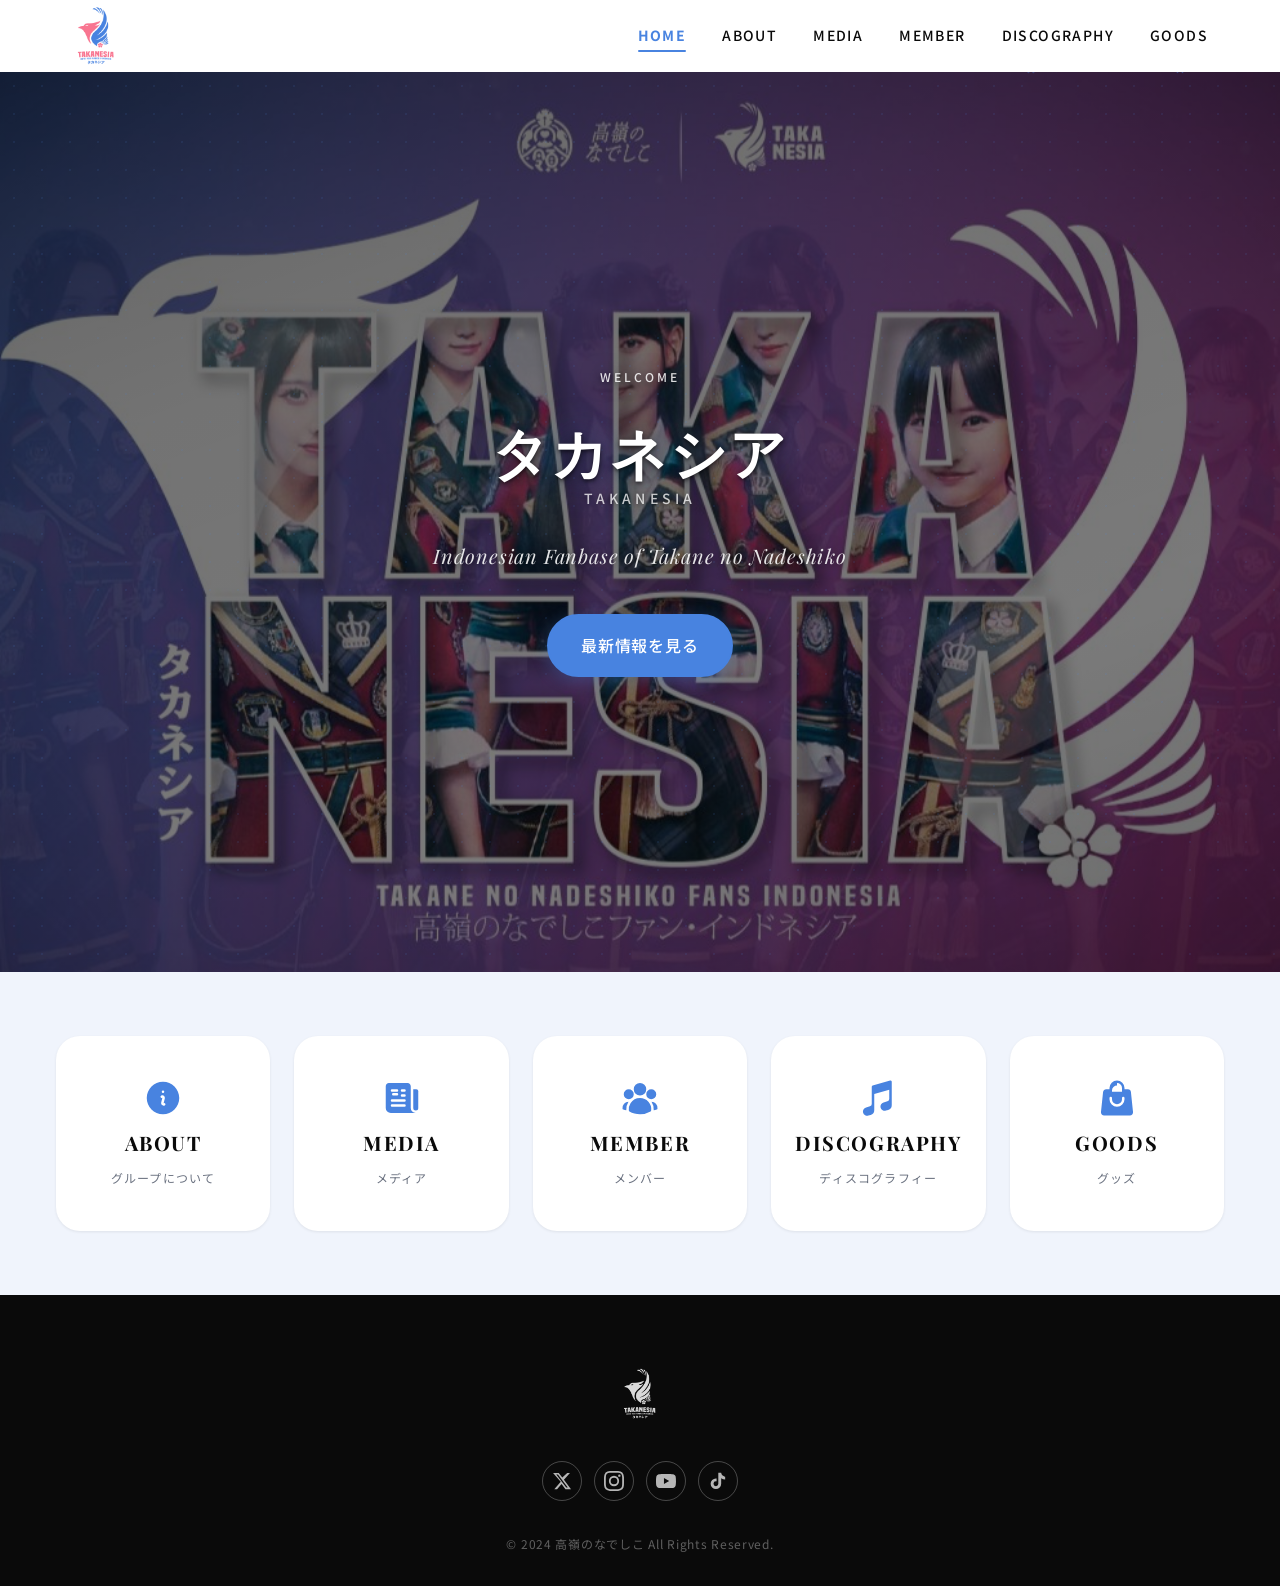
<file: index.html>
<!DOCTYPE html>
<!-- [ROOT] HTML5 document declaration -->
<html lang="ja">
<!-- [HEAD] Document metadata -->
<head>
  <!-- [META] Character encoding — UTF-8 supports Japanese characters -->
  <meta charset="UTF-8" />
  <!-- [FAVICON] Browser tab icon � change href to your logo file path -->
  <link rel="icon" type="image/png" href="img/logo2.png" />
  <link rel="apple-touch-icon" href="img/logo2.png" />
  <!-- [META] Responsive viewport — scales correctly on mobile devices -->
  <meta name="viewport" content="width=device-width, initial-scale=1.0" />
  <!-- [META] SEO description -->
  <meta name="description" content="Takanesia Website" />
  <!-- [TITLE] Browser tab title -->
  <title>【公式】タカネシア</title>
  <!-- [LINK] Google Fonts — Noto Sans JP for Japanese text, Playfair Display for decorative headings -->
  <link rel="preconnect" href="https://fonts.googleapis.com" />
  <link rel="preconnect" href="https://fonts.gstatic.com" crossorigin />
  <link href="https://fonts.googleapis.com/css2?family=Noto+Sans+JP:wght@300;400;500;700&family=Playfair+Display:ital,wght@0,400;0,700;1,400&display=swap" rel="stylesheet" />
  <!-- [LINK] External stylesheet -->
  <link rel="stylesheet" href="style.css" />
</head>

<!-- [BODY] Main document body -->
<body>

  <!-- ============================================================
       HEADER / NAVIGATION
       Sticky top bar with logo and main nav links.
       ============================================================ -->
  <header class="site-header" id="siteHeader" role="banner">
    <!-- [HEADER INNER] Max-width wrapper to center content -->
    <div class="header-inner">

      <!-- [LOGO] Site identity — clicking returns to top of page -->
      <a href="#" class="logo" aria-label="TAKANESIA WEBSITE">
        <!-- [LOGO IMAGE] logo.png from the img folder -->
        <img src="img/logo.png" alt="TAKANESIA LOGO" class="logo-img" />
      </a>

      <!-- [HAMBURGER BUTTON] Visible only on mobile — toggles nav menu -->
      <button class="hamburger" id="hamburgerBtn" aria-label="Open Menu" aria-expanded="false" aria-controls="mainNav">
        <!-- [HAMBURGER LINES] Three spans form the ☰ icon, animated to ✕ when open -->
        <span></span>
        <span></span>
        <span></span>
      </button>

      <!-- [MAIN NAV] Primary navigation links -->
      <nav class="main-nav" id="mainNav" role="navigation" aria-label="MAIN NAV">
        <ul class="nav-list" role="list">
          <!-- [NAV ITEM] Each li links to its own dedicated page -->
          <li><a href="index.html" class="nav-link nav-link--active">HOME</a></li>
          <li><a href="about.html" class="nav-link">ABOUT</a></li>
          <li><a href="media.html" class="nav-link">MEDIA</a></li>
          <li><a href="member.html" class="nav-link">MEMBER</a></li>
          <li><a href="discography.html" class="nav-link">DISCOGRAPHY</a></li>
          <li><a href="https://www.instagram.com/takanesia.id/" class="nav-link" target="_blank" rel="noopener noreferrer">GOODS</a></li>
        </ul>
      </nav>

    </div><!-- /.header-inner -->
  </header>

  <!-- ============================================================
       HERO SECTION
       Full-viewport visual splash with group name and tagline.
       ============================================================ -->
  <section class="hero" id="hero" aria-label="Hero Section">
    <!-- [HERO BG] Decorative background layer — gradient + pattern via CSS -->
    <div class="hero-bg" aria-hidden="true"></div>

    <!-- [HERO PETALS] Animated falling sakura petals (rendered by JS) -->
    <div class="hero-petals" id="heroPetals" aria-hidden="true"></div>

    <!-- [HERO CONTENT] Centered text overlay -->
    <div class="hero-content">
      <!-- [HERO EYEBROW] Small label above the main title -->
      <p class="hero-eyebrow">WELCOME</p>
      <!-- [HERO TITLE] Group name as the primary heading -->
      <h1 class="hero-title">
        <span class="hero-title-jp">タカネシア</span>
        <span class="hero-title-en">TAKANESIA</span>
      </h1>
      <!-- [HERO TAGLINE] Short descriptive phrase -->
      <p class="hero-tagline">Indonesian Fanbase of Takane no Nadeshiko</p>
      <!-- [HERO CTA] Call-to-action button linking to news -->
      <a href="media.html" class="btn btn--primary hero-cta">最新情報を見る</a>
    </div>

  </section>

  <!-- ============================================================
       MAIN CONTENT
       Section cards — each links to its own dedicated page.
       ============================================================ -->
  <main id="mainContent" role="main">

    <!-- ----------------------------------------------------------
         SECTION CARDS
         A grid of clickable cards, one per section page.
         ---------------------------------------------------------- -->
    <section class="section section-cards-section" aria-label="セクション一覧">
      <div class="section-cards-grid">

        <!-- [CARD] ABOUT -->
        <a href="about.html" class="section-card">
          <!-- Info circle icon — represents "about us" information -->
          <div class="section-card-icon" aria-hidden="true">
            <svg xmlns="http://www.w3.org/2000/svg" viewBox="0 0 24 24" fill="currentColor" width="40" height="40">
              <path fill-rule="evenodd" d="M2.25 12c0-5.385 4.365-9.75 9.75-9.75s9.75 4.365 9.75 9.75-4.365 9.75-9.75 9.75S2.25 17.385 2.25 12zm8.706-1.442c1.146-.573 2.437.463 2.126 1.706l-.709 2.836.042-.02a.75.75 0 01.67 1.34l-.04.022c-1.147.573-2.438-.463-2.127-1.706l.71-2.836-.042.02a.75.75 0 11-.671-1.34l.041-.022zM12 9a.75.75 0 100-1.5.75.75 0 000 1.5z" clip-rule="evenodd"/>
            </svg>
          </div>
          <h2 class="section-card-title">ABOUT</h2>
          <p class="section-card-sub">グループについて</p>
        </a>

        <!-- [CARD] MEDIA -->
        <a href="media.html" class="section-card">
          <!-- Newspaper / megaphone icon — represents news & announcements -->
          <div class="section-card-icon" aria-hidden="true">
            <svg xmlns="http://www.w3.org/2000/svg" viewBox="0 0 24 24" fill="currentColor" width="40" height="40">
              <path fill-rule="evenodd" d="M4.125 3C3.089 3 2.25 3.84 2.25 4.875V18a3 3 0 003 3h15a3 3 0 01-3-3V4.875C17.25 3.839 16.41 3 15.375 3H4.125zM12 9.75a.75.75 0 000 1.5h1.5a.75.75 0 000-1.5H12zm-.75-2.25a.75.75 0 01.75-.75h1.5a.75.75 0 010 1.5H12a.75.75 0 01-.75-.75zM6 12.75a.75.75 0 000 1.5h7.5a.75.75 0 000-1.5H6zm-.75 3.75a.75.75 0 01.75-.75h7.5a.75.75 0 010 1.5H6a.75.75 0 01-.75-.75zM6 9.75A.75.75 0 016.75 9H9a.75.75 0 010 1.5H6.75A.75.75 0 016 9.75zm-.75-2.25A.75.75 0 016 6.75h3a.75.75 0 010 1.5H6a.75.75 0 01-.75-.75z" clip-rule="evenodd"/>
              <path d="M18.75 6.75h1.875c.621 0 1.125.504 1.125 1.125V18a1.5 1.5 0 01-3 0V6.75z"/>
            </svg>
          </div>
          <h2 class="section-card-title">MEDIA</h2>
          <p class="section-card-sub">メディア</p>
        </a>

        <!-- [CARD] MEMBER -->
        <a href="member.html" class="section-card">
          <!-- User group icon — represents the member roster -->
          <div class="section-card-icon" aria-hidden="true">
            <svg xmlns="http://www.w3.org/2000/svg" viewBox="0 0 24 24" fill="currentColor" width="40" height="40">
              <path fill-rule="evenodd" d="M8.25 6.75a3.75 3.75 0 117.5 0 3.75 3.75 0 01-7.5 0zM15.75 9.75a3 3 0 116 0 3 3 0 01-6 0zM2.25 9.75a3 3 0 116 0 3 3 0 01-6 0zM6.31 15.117A6.745 6.745 0 0112 12a6.745 6.745 0 016.709 7.498.75.75 0 01-.372.568A12.696 12.696 0 0112 21.75c-2.305 0-4.47-.612-6.337-1.684a.75.75 0 01-.372-.568 6.787 6.787 0 011.019-4.38z" clip-rule="evenodd"/>
              <path d="M5.082 14.254a8.287 8.287 0 00-1.308 5.135 9.687 9.687 0 01-1.764-.44l-.115-.04a.563.563 0 01-.373-.487l-.01-.121a3.75 3.75 0 013.57-4.047zM20.226 19.389a8.287 8.287 0 00-1.308-5.135 3.75 3.75 0 013.57 4.047l-.01.121a.563.563 0 01-.373.486l-.115.04c-.567.2-1.156.349-1.764.441z"/>
            </svg>
          </div>
          <h2 class="section-card-title">MEMBER</h2>
          <p class="section-card-sub">メンバー</p>
        </a>

        <!-- [CARD] DISCOGRAPHY -->
        <a href="discography.html" class="section-card">
          <!-- Musical note icon — represents releases and music -->
          <div class="section-card-icon" aria-hidden="true">
            <svg xmlns="http://www.w3.org/2000/svg" viewBox="0 0 24 24" fill="currentColor" width="40" height="40">
              <path fill-rule="evenodd" d="M19.952 1.651a.75.75 0 01.298.599V16.303a3 3 0 01-2.176 2.884l-1.32.377a2.553 2.553 0 11-1.403-4.909l2.311-.66a1.5 1.5 0 001.088-1.442V6.994l-9 2.572v9.737a3 3 0 01-2.176 2.884l-1.32.377a2.553 2.553 0 11-1.402-4.909l2.31-.66a1.5 1.5 0 001.088-1.442V9.017 5.25a.75.75 0 01.544-.721l10.5-3a.75.75 0 01.658.122z" clip-rule="evenodd"/>
            </svg>
          </div>
          <h2 class="section-card-title">DISCOGRAPHY</h2>
          <p class="section-card-sub">ディスコグラフィー</p>
        </a>

        <!-- [CARD] GOODS — opens Instagram in new tab -->
        <a href="https://www.instagram.com/takanesia.id/" class="section-card" target="_blank" rel="noopener noreferrer">
          <!-- Shopping bag icon — represents merchandise -->
          <div class="section-card-icon" aria-hidden="true">
            <svg xmlns="http://www.w3.org/2000/svg" viewBox="0 0 24 24" fill="currentColor" width="40" height="40">
              <path fill-rule="evenodd" d="M7.5 6v.75H5.513c-.96 0-1.764.724-1.865 1.679l-1.263 12A1.875 1.875 0 004.25 22.5h15.5a1.875 1.875 0 001.865-2.071l-1.263-12a1.875 1.875 0 00-1.865-1.679H16.5V6a4.5 4.5 0 10-9 0zm4.5-1.5a3 3 0 00-3 3v.75h6V6a3 3 0 00-3-3zm-3 8.25a3 3 0 106 0v-.75a.75.75 0 011.5 0v.75a4.5 4.5 0 11-9 0v-.75a.75.75 0 011.5 0v.75z" clip-rule="evenodd"/>
            </svg>
          </div>
          <h2 class="section-card-title">GOODS</h2>
          <p class="section-card-sub">グッズ</p>
        </a>

      </div>
    </section>

  </main><!-- /#mainContent -->

  <!-- ============================================================
       FOOTER
       Site-wide footer with links, social icons, and copyright.
       ============================================================ -->
  <footer class="site-footer" role="contentinfo">
    <!-- [FOOTER INNER] Max-width wrapper -->
    <div class="footer-inner">

      <!-- [FOOTER LOGO] Logo image repeated for brand reinforcement -->
      <div class="footer-logo">
        <img src="img/logo.png" alt="TAKANESIA LOGO" class="footer-logo-img" />
      </div>

      <!-- [SOCIAL LINKS] External social media links -->
      <div class="social-links" aria-label="SNSリンク">
        <!-- [SOCIAL LINK] Each anchor opens in a new tab -->
        <a href="https://x.com/TakanesiaID?s=20" class="social-link" aria-label="Twitter / X" target="_blank" rel="noopener noreferrer">
          <!-- SVG X (Twitter) icon -->
          <svg viewBox="0 0 24 24" fill="currentColor" aria-hidden="true" width="20" height="20">
            <path d="M18.244 2.25h3.308l-7.227 8.26 8.502 11.24H16.17l-4.714-6.231-5.401 6.231H2.746l7.73-8.835L1.254 2.25H8.08l4.253 5.622zm-1.161 17.52h1.833L7.084 4.126H5.117z"/>
          </svg>
        </a>
        <a href="https://www.instagram.com/takanesia.id/" class="social-link" aria-label="Instagram" target="_blank" rel="noopener noreferrer">
          <!-- SVG Instagram icon -->
          <svg viewBox="0 0 24 24" fill="currentColor" aria-hidden="true" width="20" height="20">
            <path d="M12 2.163c3.204 0 3.584.012 4.85.07 3.252.148 4.771 1.691 4.919 4.919.058 1.265.069 1.645.069 4.849 0 3.205-.012 3.584-.069 4.849-.149 3.225-1.664 4.771-4.919 4.919-1.266.058-1.644.07-4.85.07-3.204 0-3.584-.012-4.849-.07-3.26-.149-4.771-1.699-4.919-4.92-.058-1.265-.07-1.644-.07-4.849 0-3.204.013-3.583.07-4.849.149-3.227 1.664-4.771 4.919-4.919 1.266-.057 1.645-.069 4.849-.069zM12 0C8.741 0 8.333.014 7.053.072 2.695.272.273 2.69.073 7.052.014 8.333 0 8.741 0 12c0 3.259.014 3.668.072 4.948.2 4.358 2.618 6.78 6.98 6.98C8.333 23.986 8.741 24 12 24c3.259 0 3.668-.014 4.948-.072 4.354-.2 6.782-2.618 6.979-6.98.059-1.28.073-1.689.073-4.948 0-3.259-.014-3.667-.072-4.947-.196-4.354-2.617-6.78-6.979-6.98C15.668.014 15.259 0 12 0zm0 5.838a6.162 6.162 0 100 12.324 6.162 6.162 0 000-12.324zM12 16a4 4 0 110-8 4 4 0 010 8zm6.406-11.845a1.44 1.44 0 100 2.881 1.44 1.44 0 000-2.881z"/>
          </svg>
        </a>
        <a href="https://www.youtube.com/@TakanesiaID" class="social-link" aria-label="YouTube" target="_blank" rel="noopener noreferrer">
          <!-- SVG YouTube icon -->
          <svg viewBox="0 0 24 24" fill="currentColor" aria-hidden="true" width="20" height="20">
            <path d="M23.498 6.186a3.016 3.016 0 00-2.122-2.136C19.505 3.545 12 3.545 12 3.545s-7.505 0-9.377.505A3.017 3.017 0 00.502 6.186C0 8.07 0 12 0 12s0 3.93.502 5.814a3.016 3.016 0 002.122 2.136c1.871.505 9.376.505 9.376.505s7.505 0 9.377-.505a3.015 3.015 0 002.122-2.136C24 15.93 24 12 24 12s0-3.93-.502-5.814zM9.545 15.568V8.432L15.818 12l-6.273 3.568z"/>
          </svg>
        </a>
        <a href="https://www.tiktok.com/@takanesia.id" class="social-link" aria-label="TikTok" target="_blank" rel="noopener noreferrer">
          <!-- SVG TikTok icon -->
          <svg viewBox="0 0 24 24" fill="currentColor" aria-hidden="true" width="20" height="20">
            <path d="M19.59 6.69a4.83 4.83 0 01-3.77-4.25V2h-3.45v13.67a2.89 2.89 0 01-2.88 2.5 2.89 2.89 0 01-2.89-2.89 2.89 2.89 0 012.89-2.89c.28 0 .54.04.79.1V9.01a6.33 6.33 0 00-.79-.05 6.34 6.34 0 00-6.34 6.34 6.34 6.34 0 006.34 6.34 6.34 6.34 0 006.33-6.34V8.69a8.18 8.18 0 004.78 1.52V6.76a4.85 4.85 0 01-1.01-.07z"/>
          </svg>
        </a>
      </div>

      <!-- [COPYRIGHT] Legal copyright notice -->
      <p class="copyright">&copy; 2024 高嶺のなでしこ All Rights Reserved.</p>

    </div><!-- /.footer-inner -->
  </footer>

  <!-- [BACK TO TOP] Fixed button that appears after scrolling down -->
  <button class="back-to-top" id="backToTop" aria-label="ページトップへ戻る" hidden>
    &#8593;
  </button>

  <!-- [SCRIPT] Main JavaScript file — loaded at end of body for performance -->
  <script src="main.js"></script>

</body>
</html>
</file>
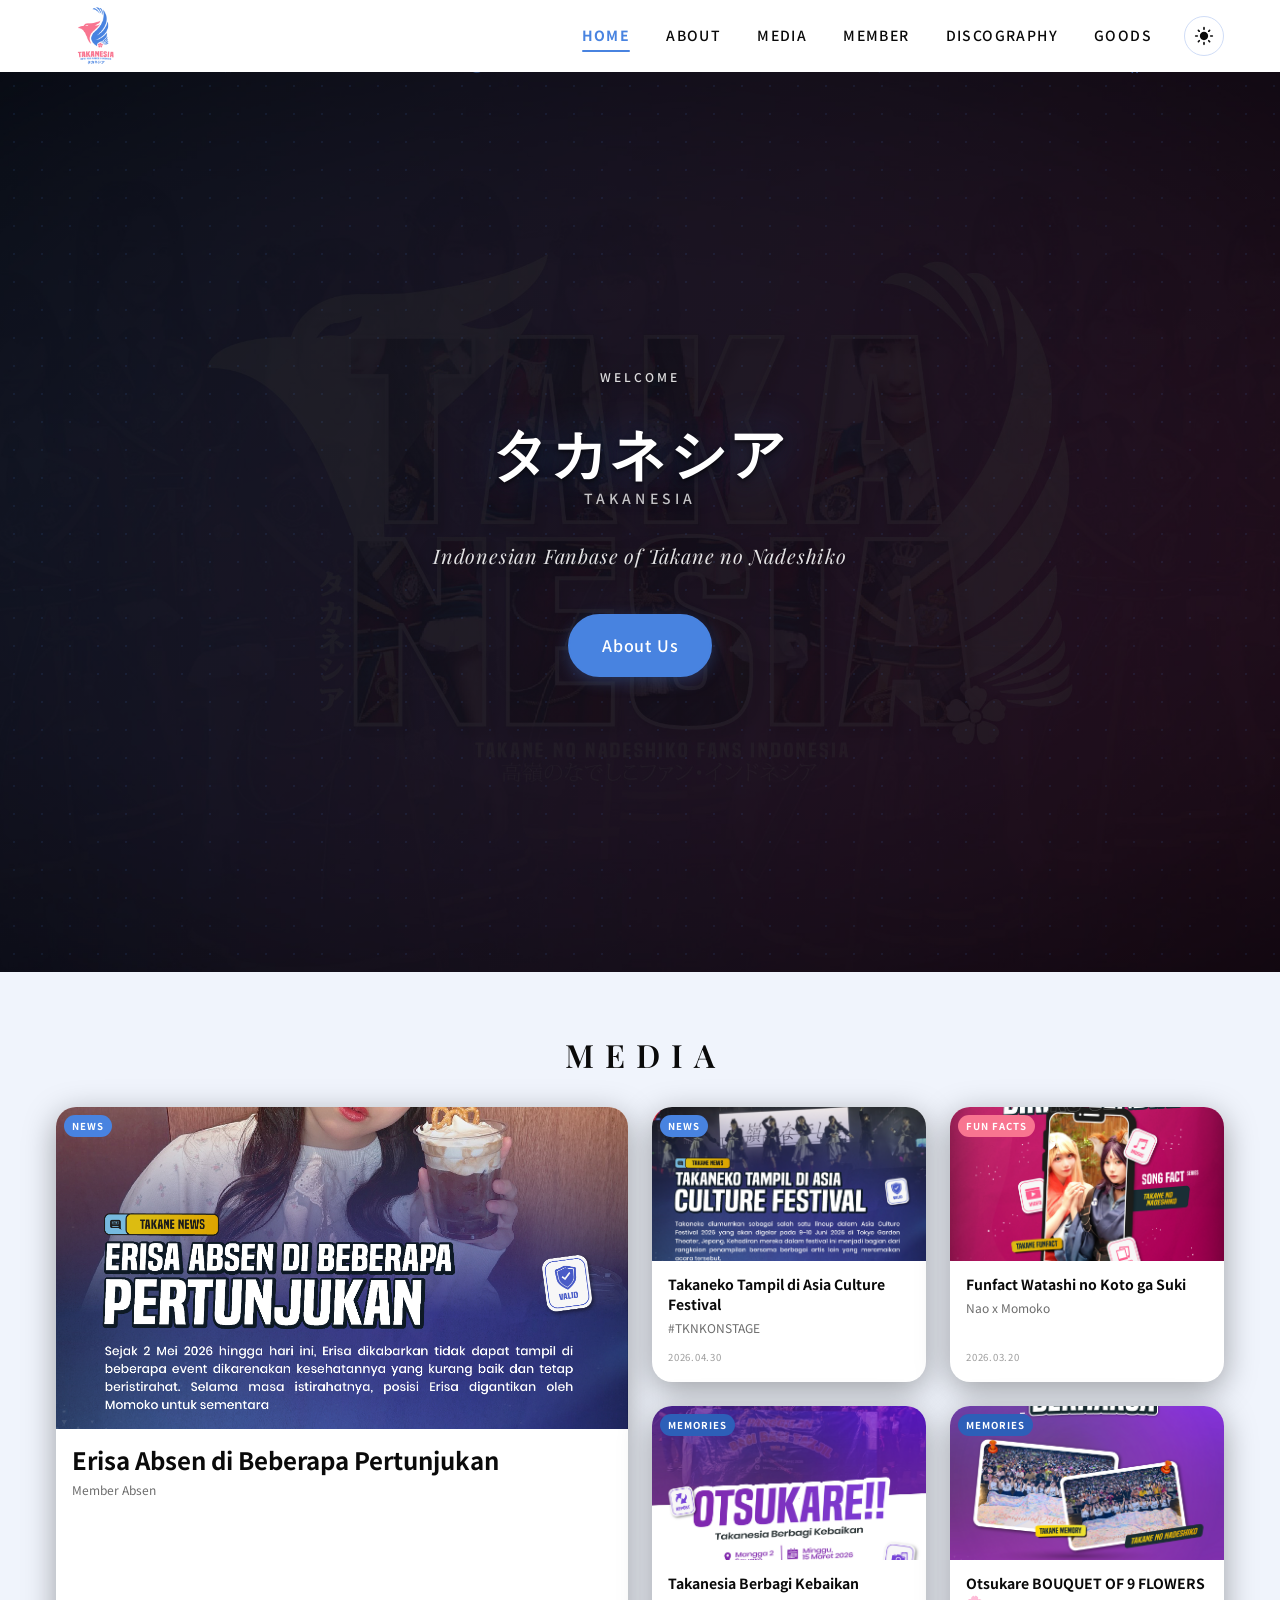
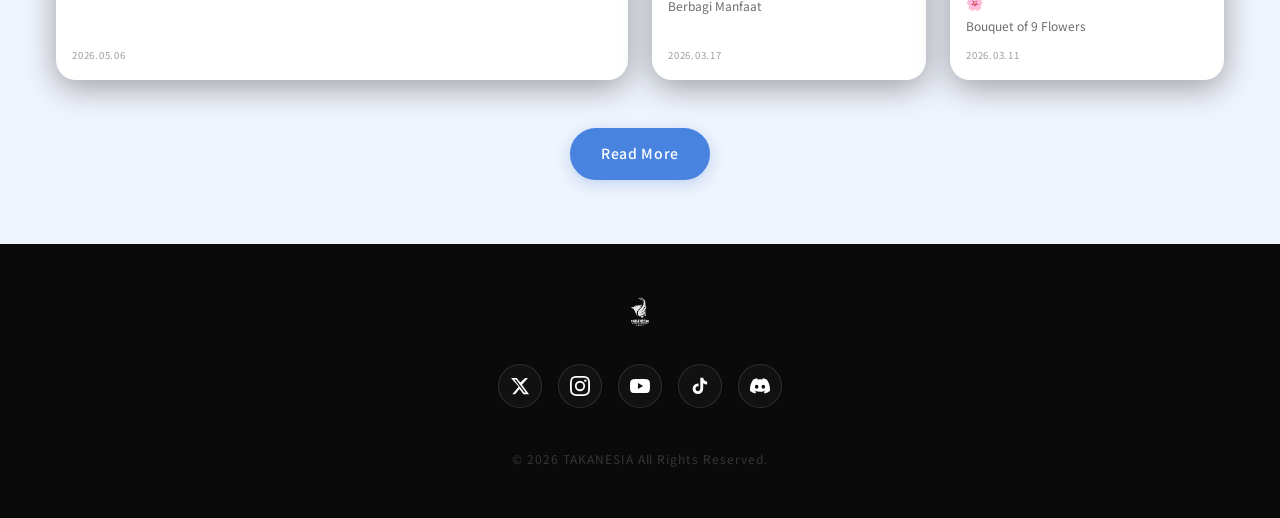
<file: src/index.html>
<!DOCTYPE html>
<!-- [ROOT] HTML5 document declaration -->
<html lang="ja">
<!-- [HEAD] Document metadata -->

<head>
  <!-- [META] Character encoding — UTF-8 supports Japanese characters -->
  <meta charset="UTF-8" />
  <!-- [FAVICON] Browser tab icon � change href to your logo file path -->
  <link rel="icon" type="image/png" href="img/logo2.png" />
  <link rel="apple-touch-icon" href="img/logo2.png" />
  <!-- [META] Responsive viewport — scales correctly on mobile devices -->
  <meta name="viewport" content="width=device-width, initial-scale=1.0" />
  <!-- [META] SEO description -->
  <meta name="description" content="Takanesia Website" />
  <!-- [TITLE] Browser tab title -->
  <title>【公式】タカネシア</title>
  <!-- [LINK] Google Fonts — Noto Sans JP for Japanese text, Playfair Display for decorative headings -->
  <link rel="preconnect" href="https://fonts.googleapis.com" />
  <link rel="preconnect" href="https://fonts.gstatic.com" crossorigin />
  <link
    href="https://fonts.googleapis.com/css2?family=Noto+Sans+JP:wght@300;400;500;700&family=Playfair+Display:ital,wght@0,400;0,700;1,400&display=swap"
    rel="stylesheet" />
  <!-- [LINK] External stylesheet -->
  <link rel="stylesheet" href="style.css" />
</head>

<!-- [BODY] Main document body -->

<body>

  <!-- ============================================================
       HEADER / NAVIGATION
       Sticky top bar with logo and main nav links.
       ============================================================ -->
  <header class="site-header" id="siteHeader" role="banner">
    <!-- [HEADER INNER] Max-width wrapper to center content -->
    <div class="header-inner">

      <!-- [LOGO] Site identity — clicking returns to top of page -->
      <a href="#" class="logo" aria-label="TAKANESIA WEBSITE">
        <!-- [LOGO IMAGE] logo.png from the img folder -->
        <img src="img/logo.png" alt="TAKANESIA LOGO" class="logo-img" />
      </a>

      <!-- [THEME TOGGLE] Dark/Light mode switch -->
      <button class="theme-toggle" id="themeToggle" aria-label="Toggle Dark Mode">
        <svg class="sun-icon" viewBox="0 0 24 24" fill="currentColor" width="20" height="20">
          <path
            d="M12 7c-2.76 0-5 2.24-5 5s2.24 5 5 5 5-2.24 5-5-2.24-5-5-5zM2 13h2c.55 0 1-.45 1-1s-.45-1-1-1H2c-.55 0-1 .45-1 1s.45 1 1 1zm18 0h2c.55 0 1-.45 1-1s-.45-1-1-1h-2c-.55 0-1 .45-1 1s.45 1 1 1zM11 2v2c0 .55.45 1 1 1s1-.45 1-1V2c0-.55-.45-1-1-1s-1 .45-1 1zm0 18v2c0 .55.45 1 1 1s1-.45 1-1v-2c0-.55-.45-1-1-1s-1 .45-1 1zM5.99 4.58a.996.996 0 00-1.41 0 .996.996 0 000 1.41l1.06 1.06c.39.39 1.03.39 1.41 0s.39-1.03 0-1.41L5.99 4.58zm12.37 12.37a.996.996 0 00-1.41 0 .996.996 0 000 1.41l1.06 1.06c.39.39 1.03.39 1.41 0a.996.996 0 000-1.41l-1.06-1.06zm1.06-10.96a.996.996 0 000-1.41.996.996 0 00-1.41 0l-1.06 1.06c-.39.39-.39 1.03 0 1.41s1.03.39 1.41 0l1.06-1.06zM7.05 18.36a.996.996 0 000-1.41.996.996 0 00-1.41 0l-1.06 1.06c-.39.39-.39 1.03 0 1.41s1.03.39 1.41 0l1.06-1.06z">
          </path>
        </svg>
        <svg class="moon-icon" viewBox="0 0 24 24" fill="currentColor" width="20" height="20">
          <path
            d="M12.1 2.9c.3-.05.45.3.3.55a8.03 8.03 0 0011 11c.25-.15.6 0 .55.3a10.03 10.03 0 01-11.85 11.85c-.3.05-.45-.3-.3-.55a8.03 8.03 0 00-11-11c-.25.15-.6 0-.55-.3A10.03 10.03 0 0112.1 2.9z">
          </path>
        </svg>
      </button>

      <!-- [HAMBURGER BUTTON] Visible only on mobile — toggles nav menu -->
      <button class="hamburger" id="hamburgerBtn" aria-label="Open Menu" aria-expanded="false" aria-controls="mainNav">
        <!-- [HAMBURGER LINES] Three spans form the ☰ icon, animated to ✕ when open -->
        <span></span>
        <span></span>
        <span></span>
      </button>

      <!-- [MAIN NAV] Primary navigation links -->
      <nav class="main-nav" id="mainNav" role="navigation" aria-label="MAIN NAV">
        <ul class="nav-list" role="list">
          <!-- [NAV ITEM] Each li links to its own dedicated page -->
          <li><a href="/" class="nav-link nav-link--active">HOME</a></li>
          <li><a href="about" class="nav-link">ABOUT</a></li>
          <li><a href="media" class="nav-link">MEDIA</a></li>
          <li><a href="member" class="nav-link">MEMBER</a></li>
          <li><a href="discography" class="nav-link">DISCOGRAPHY</a></li>
          <li><a href="https://www.instagram.com/takanesia.id/" class="nav-link" target="_blank"
              rel="noopener noreferrer">GOODS</a></li>
        </ul>
      </nav>

    </div><!-- /.header-inner -->
  </header>

  <!-- ============================================================
       HERO SECTION
       Full-viewport visual splash with group name and tagline.
       ============================================================ -->
  <section class="hero" id="hero" aria-label="Hero Section">
    <!-- [HERO BG] Decorative background layer — gradient + pattern via CSS -->
    <div class="hero-bg" aria-hidden="true"></div>

    <!-- [HERO PETALS] Animated falling sakura petals (rendered by JS) -->
    <div class="hero-petals" id="heroPetals" aria-hidden="true"></div>

    <!-- [HERO CONTENT] Centered text overlay -->
    <div class="hero-content">
      <!-- [HERO EYEBROW] Small label above the main title -->
      <p class="hero-eyebrow">WELCOME</p>
      <!-- [HERO TITLE] Group name as the primary heading -->
      <h1 class="hero-title">
        <span class="hero-title-jp">タカネシア</span>
        <span class="hero-title-en">TAKANESIA</span>
      </h1>
      <!-- [HERO TAGLINE] Short descriptive phrase -->
      <p class="hero-tagline">Indonesian Fanbase of Takane no Nadeshiko</p>
      <!-- [HERO CTA] Call-to-action button linking to news -->
      <a href="about" class="btn btn--primary hero-cta">About Us</a>
    </div>

  </section>

  <!-- ============================================================
       MAIN CONTENT
       ============================================================ -->
  <main id="mainContent" role="main">

    <!-- ----------------------------------------------------------
         COMMUNITY NEWS
         Displays the 5 latest media items.
         ---------------------------------------------------------- -->
    <section class="section home-news-section is-visible" aria-label="MEDIA">
      <div class="home-news-header">
        <h2 class="home-news-title">
          MEDIA
        </h2>
      </div>

      <!-- JS will inject the 5 newest media cards here -->
      <div class="home-news-grid" id="homeNewsGrid"></div>

      <!-- Centered Read More button -->
      <div class="home-news-footer">
        <a href="media" class="btn btn--primary home-news-btn">Read More</a>
      </div>
    </section>

  </main><!-- /#mainContent -->

  <!-- ============================================================
       FOOTER
       Site-wide footer with links, social icons, and copyright.
       ============================================================ -->
  <footer class="site-footer" role="contentinfo">
    <!-- [FOOTER INNER] Max-width wrapper -->
    <div class="footer-inner">

      <!-- [FOOTER LOGO] Logo image repeated for brand reinforcement -->
      <div class="footer-logo">
        <img src="img/logo.png" alt="TAKANESIA LOGO" class="footer-logo-img" />
      </div>

      <!-- [SOCIAL LINKS] External social media links -->
      <div class="social-links" aria-label="SNSリンク">
        <!-- [SOCIAL LINK] Each anchor opens in a new tab -->
        <a href="https://x.com/TakanesiaID?s=20" class="social-link" aria-label="Twitter / X" target="_blank"
          rel="noopener noreferrer">
          <!-- SVG X (Twitter) icon -->
          <svg viewBox="0 0 24 24" fill="currentColor" aria-hidden="true" width="20" height="20">
            <path
              d="M18.244 2.25h3.308l-7.227 8.26 8.502 11.24H16.17l-4.714-6.231-5.401 6.231H2.746l7.73-8.835L1.254 2.25H8.08l4.253 5.622zm-1.161 17.52h1.833L7.084 4.126H5.117z" />
          </svg>
        </a>
        <a href="https://www.instagram.com/takanesia.id/" class="social-link" aria-label="Instagram" target="_blank"
          rel="noopener noreferrer">
          <!-- SVG Instagram icon -->
          <svg viewBox="0 0 24 24" fill="currentColor" aria-hidden="true" width="20" height="20">
            <path
              d="M12 2.163c3.204 0 3.584.012 4.85.07 3.252.148 4.771 1.691 4.919 4.919.058 1.265.069 1.645.069 4.849 0 3.205-.012 3.584-.069 4.849-.149 3.225-1.664 4.771-4.919 4.919-1.266.058-1.644.07-4.85.07-3.204 0-3.584-.012-4.849-.07-3.26-.149-4.771-1.699-4.919-4.92-.058-1.265-.07-1.644-.07-4.849 0-3.204.013-3.583.07-4.849.149-3.227 1.664-4.771 4.919-4.919 1.266-.057 1.645-.069 4.849-.069zM12 0C8.741 0 8.333.014 7.053.072 2.695.272.273 2.69.073 7.052.014 8.333 0 8.741 0 12c0 3.259.014 3.668.072 4.948.2 4.358 2.618 6.78 6.98 6.98C8.333 23.986 8.741 24 12 24c3.259 0 3.668-.014 4.948-.072 4.354-.2 6.782-2.618 6.979-6.98.059-1.28.073-1.689.073-4.948 0-3.259-.014-3.667-.072-4.947-.196-4.354-2.617-6.78-6.979-6.98C15.668.014 15.259 0 12 0zm0 5.838a6.162 6.162 0 100 12.324 6.162 6.162 0 000-12.324zM12 16a4 4 0 110-8 4 4 0 010 8zm6.406-11.845a1.44 1.44 0 100 2.881 1.44 1.44 0 000-2.881z" />
          </svg>
        </a>
        <a href="https://www.youtube.com/@TakanesiaID" class="social-link" aria-label="YouTube" target="_blank"
          rel="noopener noreferrer">
          <!-- SVG YouTube icon -->
          <svg viewBox="0 0 24 24" fill="currentColor" aria-hidden="true" width="20" height="20">
            <path
              d="M23.498 6.186a3.016 3.016 0 00-2.122-2.136C19.505 3.545 12 3.545 12 3.545s-7.505 0-9.377.505A3.017 3.017 0 00.502 6.186C0 8.07 0 12 0 12s0 3.93.502 5.814a3.016 3.016 0 002.122 2.136c1.871.505 9.376.505 9.376.505s7.505 0 9.377-.505a3.015 3.015 0 002.122-2.136C24 15.93 24 12 24 12s0-3.93-.502-5.814zM9.545 15.568V8.432L15.818 12l-6.273 3.568z" />
          </svg>
        </a>
        <a href="https://www.tiktok.com/@takanesia.id" class="social-link" aria-label="TikTok" target="_blank"
          rel="noopener noreferrer">
          <!-- SVG TikTok icon -->
          <svg viewBox="0 0 24 24" fill="currentColor" aria-hidden="true" width="20" height="20">
            <path
              d="M19.59 6.69a4.83 4.83 0 01-3.77-4.25V2h-3.45v13.67a2.89 2.89 0 01-2.88 2.5 2.89 2.89 0 01-2.89-2.89 2.89 2.89 0 012.89-2.89c.28 0 .54.04.79.1V9.01a6.33 6.33 0 00-.79-.05 6.34 6.34 0 00-6.34 6.34 6.34 6.34 0 006.34 6.34 6.34 6.34 0 006.33-6.34V8.69a8.18 8.18 0 004.78 1.52V6.76a4.85 4.85 0 01-1.01-.07z" />
          </svg>
        </a>
        <a href="https://discord.gg/GqVKP88ysm" class="social-link" aria-label="Discord" target="_blank"
          rel="noopener noreferrer">
          <!-- SVG Discord icon -->
          <svg viewBox="0 0 16 16" fill="currentColor" aria-hidden="true" width="20" height="20">
            <path
              d="M13.545 2.907a13.2 13.2 0 0 0-3.257-1.011.05.05 0 0 0-.052.025c-.141.25-.297.577-.406.833a12.2 12.2 0 0 0-3.658 0 8 8 0 0 0-.412-.833.05.05 0 0 0-.052-.025c-1.125.194-2.22.534-3.257 1.011a.04.04 0 0 0-.021.018C.356 6.024-.213 9.047.066 12.032q.003.022.021.037a13.3 13.3 0 0 0 3.995 2.02.05.05 0 0 0 .056-.019q.463-.63.818-1.329a.05.05 0 0 0-.01-.059l-.018-.011a9 9 0 0 1-1.248-.595.05.05 0 0 1-.02-.066l.015-.019q.127-.095.248-.195a.05.05 0 0 1 .051-.007c2.619 1.196 5.454 1.196 8.041 0a.05.05 0 0 1 .053.007q.121.1.248.195a.05.05 0 0 1-.004.085 8 8 0 0 1-1.249.594.05.05 0 0 0-.03.03.05.05 0 0 0 .003.041c.24.465.515.909.817 1.329a.05.05 0 0 0 .056.019 13.2 13.2 0 0 0 4.001-2.02.05.05 0 0 0 .021-.037c.334-3.451-.559-6.449-2.366-9.106a.03.03 0 0 0-.02-.019m-8.198 7.307c-.789 0-1.438-.724-1.438-1.612s.637-1.613 1.438-1.613c.807 0 1.45.73 1.438 1.613 0 .888-.637 1.612-1.438 1.612m5.316 0c-.788 0-1.438-.724-1.438-1.612s.637-1.613 1.438-1.613c.807 0 1.451.73 1.438 1.613 0 .888-.631 1.612-1.438 1.612" />
          </svg>
        </a>
      </div>

      <!-- [COPYRIGHT] Legal copyright notice -->
      <p class="copyright">&copy; 2026 TAKANESIA All Rights Reserved.</p>

    </div><!-- /.footer-inner -->
  </footer>

  <!-- [BACK TO TOP] Fixed button that appears after scrolling down -->
  <button class="back-to-top" id="backToTop" aria-label="ページトップへ戻る" hidden>
    &#8593;
  </button>

  <!-- ============================================================
       MEDIA MODAL
       Shown when a media card is clicked.
       ============================================================ -->
  <div class="member-modal-overlay" id="mediaModal" role="dialog" aria-modal="true" aria-label="ニュース詳細">
    <!-- [MODAL CONTENT BOX] The white popup panel -->
    <div class="member-modal-box" id="mediaModalContent">
      <!-- Content is injected by openMediaModal() in main.js -->
    </div>
  </div>

  <!-- [SCRIPT] Main JavaScript file — loaded at end of body for performance -->
  <script src="main.js"></script>

</body>

</html>
</file>
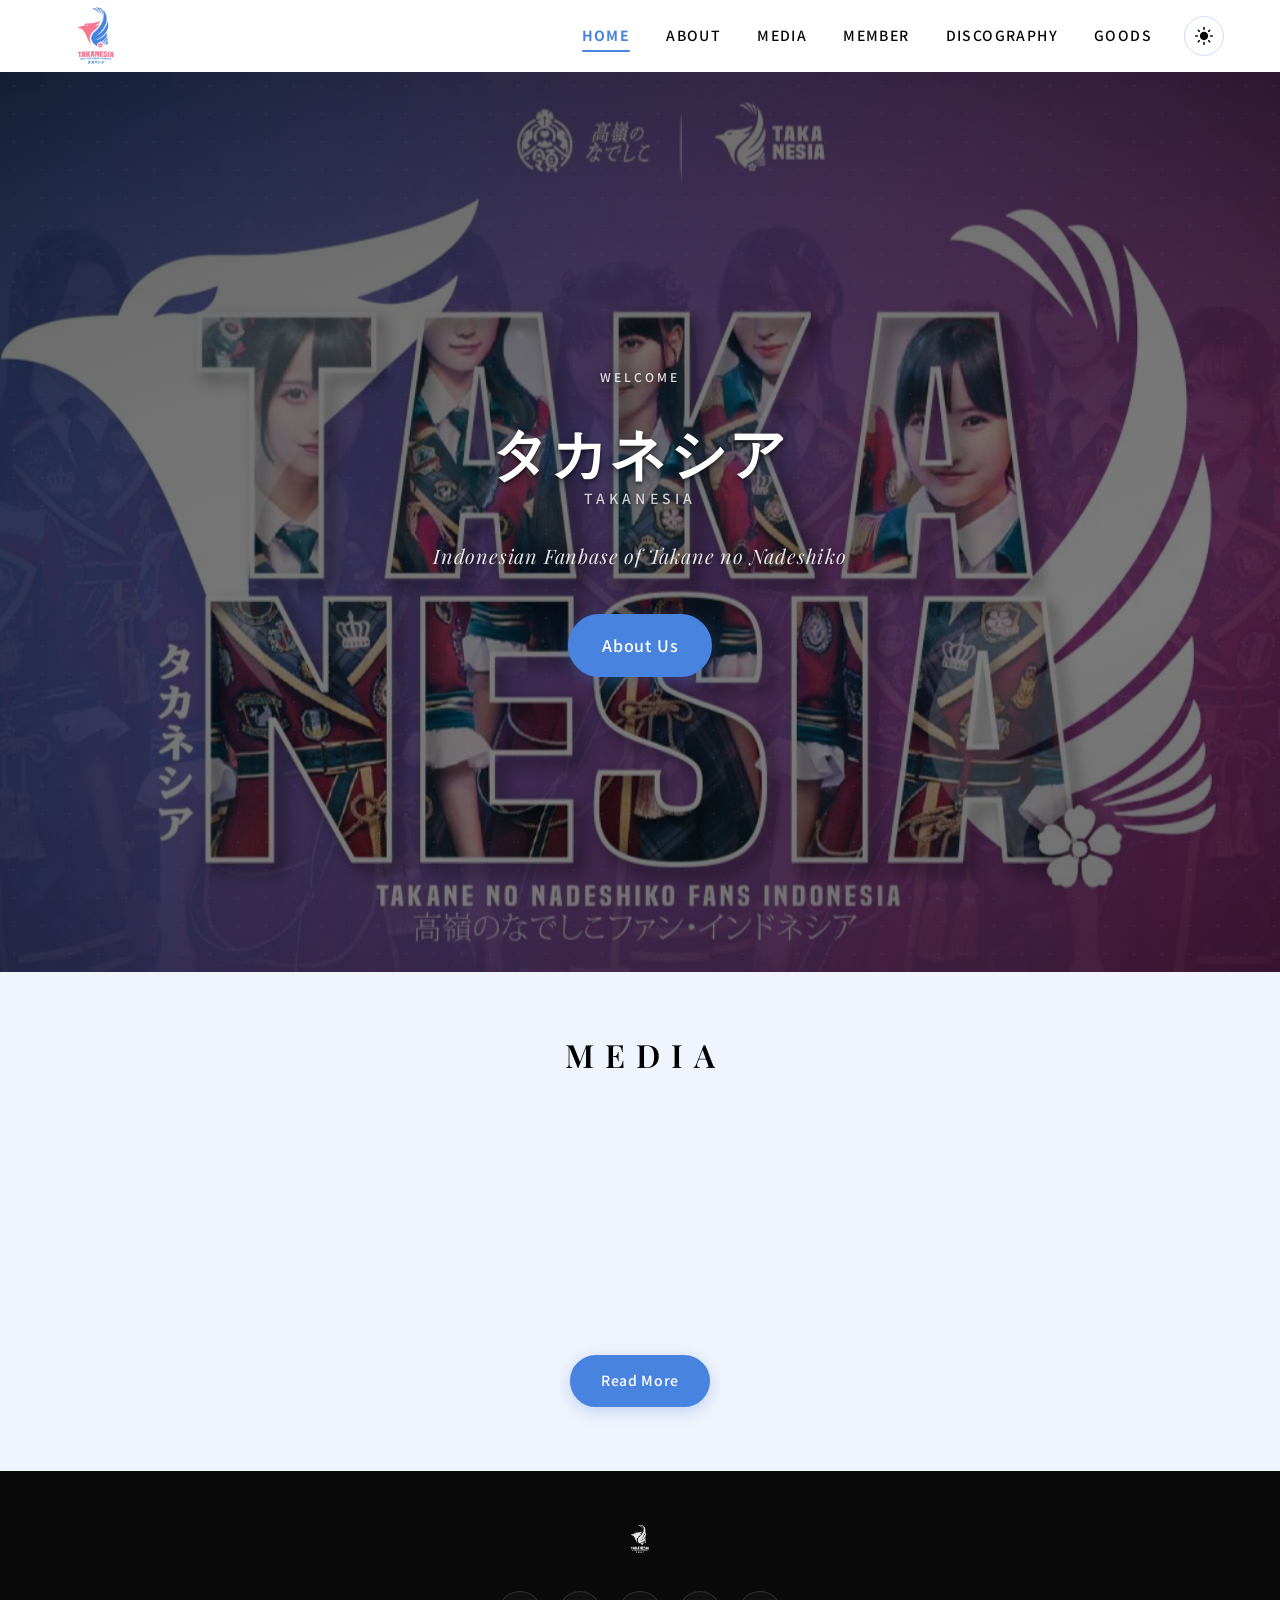
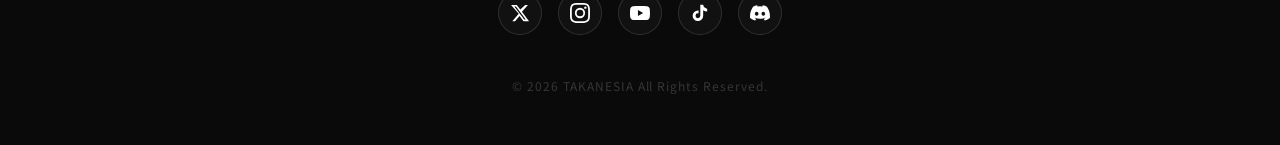
<file: public/assets/index.html>
<!DOCTYPE html>
<!-- [ROOT] HTML5 document declaration -->
<html lang="ja">
<!-- [HEAD] Document metadata -->

<head>
  <!-- [META] Character encoding — UTF-8 supports Japanese characters -->
  <meta charset="UTF-8" />
  <!-- [FAVICON] Browser tab icon � change href to your logo file path -->
  <link rel="icon" type="image/png" href="img/logo2.png" />
  <link rel="apple-touch-icon" href="img/logo2.png" />
  <!-- [META] Responsive viewport — scales correctly on mobile devices -->
  <meta name="viewport" content="width=device-width, initial-scale=1.0" />
  <!-- [META] SEO description -->
  <meta name="description" content="Takanesia Website" />
  <!-- [TITLE] Browser tab title -->
  <title>【公式】タカネシア</title>
  <!-- [LINK] Google Fonts — Noto Sans JP for Japanese text, Playfair Display for decorative headings -->
  <link rel="preconnect" href="https://fonts.googleapis.com" />
  <link rel="preconnect" href="https://fonts.gstatic.com" crossorigin />
  <link
    href="https://fonts.googleapis.com/css2?family=Noto+Sans+JP:wght@300;400;500;700&family=Playfair+Display:ital,wght@0,400;0,700;1,400&display=swap"
    rel="stylesheet" />
  <!-- [LINK] External stylesheet -->
  <link rel="stylesheet" href="style.css" />
</head>

<!-- [BODY] Main document body -->

<body>

  <!-- ============================================================
       HEADER / NAVIGATION
       Sticky top bar with logo and main nav links.
       ============================================================ -->
  <header class="site-header" id="siteHeader" role="banner">
    <!-- [HEADER INNER] Max-width wrapper to center content -->
    <div class="header-inner">

      <!-- [LOGO] Site identity — clicking returns to top of page -->
      <a href="#" class="logo" aria-label="TAKANESIA WEBSITE">
        <!-- [LOGO IMAGE] logo.png from the img folder -->
        <img src="img/logo.png" alt="TAKANESIA LOGO" class="logo-img" />
      </a>

      <!-- [THEME TOGGLE] Dark/Light mode switch -->
      <button class="theme-toggle" id="themeToggle" aria-label="Toggle Dark Mode">
        <svg class="sun-icon" viewBox="0 0 24 24" fill="currentColor" width="20" height="20">
          <path
            d="M12 7c-2.76 0-5 2.24-5 5s2.24 5 5 5 5-2.24 5-5-2.24-5-5-5zM2 13h2c.55 0 1-.45 1-1s-.45-1-1-1H2c-.55 0-1 .45-1 1s.45 1 1 1zm18 0h2c.55 0 1-.45 1-1s-.45-1-1-1h-2c-.55 0-1 .45-1 1s.45 1 1 1zM11 2v2c0 .55.45 1 1 1s1-.45 1-1V2c0-.55-.45-1-1-1s-1 .45-1 1zm0 18v2c0 .55.45 1 1 1s1-.45 1-1v-2c0-.55-.45-1-1-1s-1 .45-1 1zM5.99 4.58a.996.996 0 00-1.41 0 .996.996 0 000 1.41l1.06 1.06c.39.39 1.03.39 1.41 0s.39-1.03 0-1.41L5.99 4.58zm12.37 12.37a.996.996 0 00-1.41 0 .996.996 0 000 1.41l1.06 1.06c.39.39 1.03.39 1.41 0a.996.996 0 000-1.41l-1.06-1.06zm1.06-10.96a.996.996 0 000-1.41.996.996 0 00-1.41 0l-1.06 1.06c-.39.39-.39 1.03 0 1.41s1.03.39 1.41 0l1.06-1.06zM7.05 18.36a.996.996 0 000-1.41.996.996 0 00-1.41 0l-1.06 1.06c-.39.39-.39 1.03 0 1.41s1.03.39 1.41 0l1.06-1.06z">
          </path>
        </svg>
        <svg class="moon-icon" viewBox="0 0 24 24" fill="currentColor" width="20" height="20">
          <path
            d="M12.1 2.9c.3-.05.45.3.3.55a8.03 8.03 0 0011 11c.25-.15.6 0 .55.3a10.03 10.03 0 01-11.85 11.85c-.3.05-.45-.3-.3-.55a8.03 8.03 0 00-11-11c-.25.15-.6 0-.55-.3A10.03 10.03 0 0112.1 2.9z">
          </path>
        </svg>
      </button>

      <!-- [HAMBURGER BUTTON] Visible only on mobile — toggles nav menu -->
      <button class="hamburger" id="hamburgerBtn" aria-label="Open Menu" aria-expanded="false" aria-controls="mainNav">
        <!-- [HAMBURGER LINES] Three spans form the ☰ icon, animated to ✕ when open -->
        <span></span>
        <span></span>
        <span></span>
      </button>

      <!-- [MAIN NAV] Primary navigation links -->
      <nav class="main-nav" id="mainNav" role="navigation" aria-label="MAIN NAV">
        <ul class="nav-list" role="list">
          <!-- [NAV ITEM] Each li links to its own dedicated page -->
          <li><a href="index.html" class="nav-link nav-link--active">HOME</a></li>
          <li><a href="about.html" class="nav-link">ABOUT</a></li>
          <li><a href="media.html" class="nav-link">MEDIA</a></li>
          <li><a href="member.html" class="nav-link">MEMBER</a></li>
          <li><a href="discography.html" class="nav-link">DISCOGRAPHY</a></li>
          <li><a href="https://www.instagram.com/takanesia.id/" class="nav-link" target="_blank"
              rel="noopener noreferrer">GOODS</a></li>
        </ul>
      </nav>

    </div><!-- /.header-inner -->
  </header>

  <!-- ============================================================
       HERO SECTION
       Full-viewport visual splash with group name and tagline.
       ============================================================ -->
  <section class="hero" id="hero" aria-label="Hero Section">
    <!-- [HERO BG] Decorative background layer — gradient + pattern via CSS -->
    <div class="hero-bg" aria-hidden="true"></div>

    <!-- [HERO PETALS] Animated falling sakura petals (rendered by JS) -->
    <div class="hero-petals" id="heroPetals" aria-hidden="true"></div>

    <!-- [HERO CONTENT] Centered text overlay -->
    <div class="hero-content">
      <!-- [HERO EYEBROW] Small label above the main title -->
      <p class="hero-eyebrow">WELCOME</p>
      <!-- [HERO TITLE] Group name as the primary heading -->
      <h1 class="hero-title">
        <span class="hero-title-jp">タカネシア</span>
        <span class="hero-title-en">TAKANESIA</span>
      </h1>
      <!-- [HERO TAGLINE] Short descriptive phrase -->
      <p class="hero-tagline">Indonesian Fanbase of Takane no Nadeshiko</p>
      <!-- [HERO CTA] Call-to-action button linking to news -->
      <a href="about.html" class="btn btn--primary hero-cta">About Us</a>
    </div>

  </section>

  <!-- ============================================================
       MAIN CONTENT
       ============================================================ -->
  <main id="mainContent" role="main">

    <!-- ----------------------------------------------------------
         COMMUNITY NEWS
         Displays the 5 latest media items.
         ---------------------------------------------------------- -->
    <section class="section home-news-section is-visible" aria-label="MEDIA">
      <div class="home-news-header">
        <h2 class="home-news-title">
          MEDIA
        </h2>
      </div>

      <!-- JS will inject the 5 newest media cards here -->
      <div class="home-news-grid" id="homeNewsGrid"></div>

      <!-- Centered Read More button -->
      <div class="home-news-footer">
        <a href="media.html" class="btn btn--primary home-news-btn">Read More</a>
      </div>
    </section>

  </main><!-- /#mainContent -->

  <!-- ============================================================
       FOOTER
       Site-wide footer with links, social icons, and copyright.
       ============================================================ -->
  <footer class="site-footer" role="contentinfo">
    <!-- [FOOTER INNER] Max-width wrapper -->
    <div class="footer-inner">

      <!-- [FOOTER LOGO] Logo image repeated for brand reinforcement -->
      <div class="footer-logo">
        <img src="img/logo.png" alt="TAKANESIA LOGO" class="footer-logo-img" />
      </div>

      <!-- [SOCIAL LINKS] External social media links -->
      <div class="social-links" aria-label="SNSリンク">
        <!-- [SOCIAL LINK] Each anchor opens in a new tab -->
        <a href="https://x.com/TakanesiaID?s=20" class="social-link" aria-label="Twitter / X" target="_blank"
          rel="noopener noreferrer">
          <!-- SVG X (Twitter) icon -->
          <svg viewBox="0 0 24 24" fill="currentColor" aria-hidden="true" width="20" height="20">
            <path
              d="M18.244 2.25h3.308l-7.227 8.26 8.502 11.24H16.17l-4.714-6.231-5.401 6.231H2.746l7.73-8.835L1.254 2.25H8.08l4.253 5.622zm-1.161 17.52h1.833L7.084 4.126H5.117z" />
          </svg>
        </a>
        <a href="https://www.instagram.com/takanesia.id/" class="social-link" aria-label="Instagram" target="_blank"
          rel="noopener noreferrer">
          <!-- SVG Instagram icon -->
          <svg viewBox="0 0 24 24" fill="currentColor" aria-hidden="true" width="20" height="20">
            <path
              d="M12 2.163c3.204 0 3.584.012 4.85.07 3.252.148 4.771 1.691 4.919 4.919.058 1.265.069 1.645.069 4.849 0 3.205-.012 3.584-.069 4.849-.149 3.225-1.664 4.771-4.919 4.919-1.266.058-1.644.07-4.85.07-3.204 0-3.584-.012-4.849-.07-3.26-.149-4.771-1.699-4.919-4.92-.058-1.265-.07-1.644-.07-4.849 0-3.204.013-3.583.07-4.849.149-3.227 1.664-4.771 4.919-4.919 1.266-.057 1.645-.069 4.849-.069zM12 0C8.741 0 8.333.014 7.053.072 2.695.272.273 2.69.073 7.052.014 8.333 0 8.741 0 12c0 3.259.014 3.668.072 4.948.2 4.358 2.618 6.78 6.98 6.98C8.333 23.986 8.741 24 12 24c3.259 0 3.668-.014 4.948-.072 4.354-.2 6.782-2.618 6.979-6.98.059-1.28.073-1.689.073-4.948 0-3.259-.014-3.667-.072-4.947-.196-4.354-2.617-6.78-6.979-6.98C15.668.014 15.259 0 12 0zm0 5.838a6.162 6.162 0 100 12.324 6.162 6.162 0 000-12.324zM12 16a4 4 0 110-8 4 4 0 010 8zm6.406-11.845a1.44 1.44 0 100 2.881 1.44 1.44 0 000-2.881z" />
          </svg>
        </a>
        <a href="https://www.youtube.com/@TakanesiaID" class="social-link" aria-label="YouTube" target="_blank"
          rel="noopener noreferrer">
          <!-- SVG YouTube icon -->
          <svg viewBox="0 0 24 24" fill="currentColor" aria-hidden="true" width="20" height="20">
            <path
              d="M23.498 6.186a3.016 3.016 0 00-2.122-2.136C19.505 3.545 12 3.545 12 3.545s-7.505 0-9.377.505A3.017 3.017 0 00.502 6.186C0 8.07 0 12 0 12s0 3.93.502 5.814a3.016 3.016 0 002.122 2.136c1.871.505 9.376.505 9.376.505s7.505 0 9.377-.505a3.015 3.015 0 002.122-2.136C24 15.93 24 12 24 12s0-3.93-.502-5.814zM9.545 15.568V8.432L15.818 12l-6.273 3.568z" />
          </svg>
        </a>
        <a href="https://www.tiktok.com/@takanesia.id" class="social-link" aria-label="TikTok" target="_blank"
          rel="noopener noreferrer">
          <!-- SVG TikTok icon -->
          <svg viewBox="0 0 24 24" fill="currentColor" aria-hidden="true" width="20" height="20">
            <path
              d="M19.59 6.69a4.83 4.83 0 01-3.77-4.25V2h-3.45v13.67a2.89 2.89 0 01-2.88 2.5 2.89 2.89 0 01-2.89-2.89 2.89 2.89 0 012.89-2.89c.28 0 .54.04.79.1V9.01a6.33 6.33 0 00-.79-.05 6.34 6.34 0 00-6.34 6.34 6.34 6.34 0 006.34 6.34 6.34 6.34 0 006.33-6.34V8.69a8.18 8.18 0 004.78 1.52V6.76a4.85 4.85 0 01-1.01-.07z" />
          </svg>
        </a>
        <a href="https://discord.gg/GqVKP88ysm" class="social-link" aria-label="Discord" target="_blank"
          rel="noopener noreferrer">
          <!-- SVG Discord icon -->
          <svg viewBox="0 0 16 16" fill="currentColor" aria-hidden="true" width="20" height="20">
            <path
              d="M13.545 2.907a13.2 13.2 0 0 0-3.257-1.011.05.05 0 0 0-.052.025c-.141.25-.297.577-.406.833a12.2 12.2 0 0 0-3.658 0 8 8 0 0 0-.412-.833.05.05 0 0 0-.052-.025c-1.125.194-2.22.534-3.257 1.011a.04.04 0 0 0-.021.018C.356 6.024-.213 9.047.066 12.032q.003.022.021.037a13.3 13.3 0 0 0 3.995 2.02.05.05 0 0 0 .056-.019q.463-.63.818-1.329a.05.05 0 0 0-.01-.059l-.018-.011a9 9 0 0 1-1.248-.595.05.05 0 0 1-.02-.066l.015-.019q.127-.095.248-.195a.05.05 0 0 1 .051-.007c2.619 1.196 5.454 1.196 8.041 0a.05.05 0 0 1 .053.007q.121.1.248.195a.05.05 0 0 1-.004.085 8 8 0 0 1-1.249.594.05.05 0 0 0-.03.03.05.05 0 0 0 .003.041c.24.465.515.909.817 1.329a.05.05 0 0 0 .056.019 13.2 13.2 0 0 0 4.001-2.02.05.05 0 0 0 .021-.037c.334-3.451-.559-6.449-2.366-9.106a.03.03 0 0 0-.02-.019m-8.198 7.307c-.789 0-1.438-.724-1.438-1.612s.637-1.613 1.438-1.613c.807 0 1.45.73 1.438 1.613 0 .888-.637 1.612-1.438 1.612m5.316 0c-.788 0-1.438-.724-1.438-1.612s.637-1.613 1.438-1.613c.807 0 1.451.73 1.438 1.613 0 .888-.631 1.612-1.438 1.612" />
          </svg>
        </a>
      </div>

      <!-- [COPYRIGHT] Legal copyright notice -->
      <p class="copyright">&copy; 2026 TAKANESIA All Rights Reserved.</p>

    </div><!-- /.footer-inner -->
  </footer>

  <!-- [BACK TO TOP] Fixed button that appears after scrolling down -->
  <button class="back-to-top" id="backToTop" aria-label="ページトップへ戻る" hidden>
    &#8593;
  </button>

  <!-- ============================================================
       MEDIA MODAL
       Shown when a media card is clicked.
       ============================================================ -->
  <div class="member-modal-overlay" id="mediaModal" role="dialog" aria-modal="true" aria-label="ニュース詳細">
    <!-- [MODAL CONTENT BOX] The white popup panel -->
    <div class="member-modal-box" id="mediaModalContent">
      <!-- Content is injected by openMediaModal() in main.js -->
    </div>
  </div>

  <!-- [SCRIPT] Main JavaScript file — loaded at end of body for performance -->
  <script src="main.js"></script>

</body>

</html>
</file>
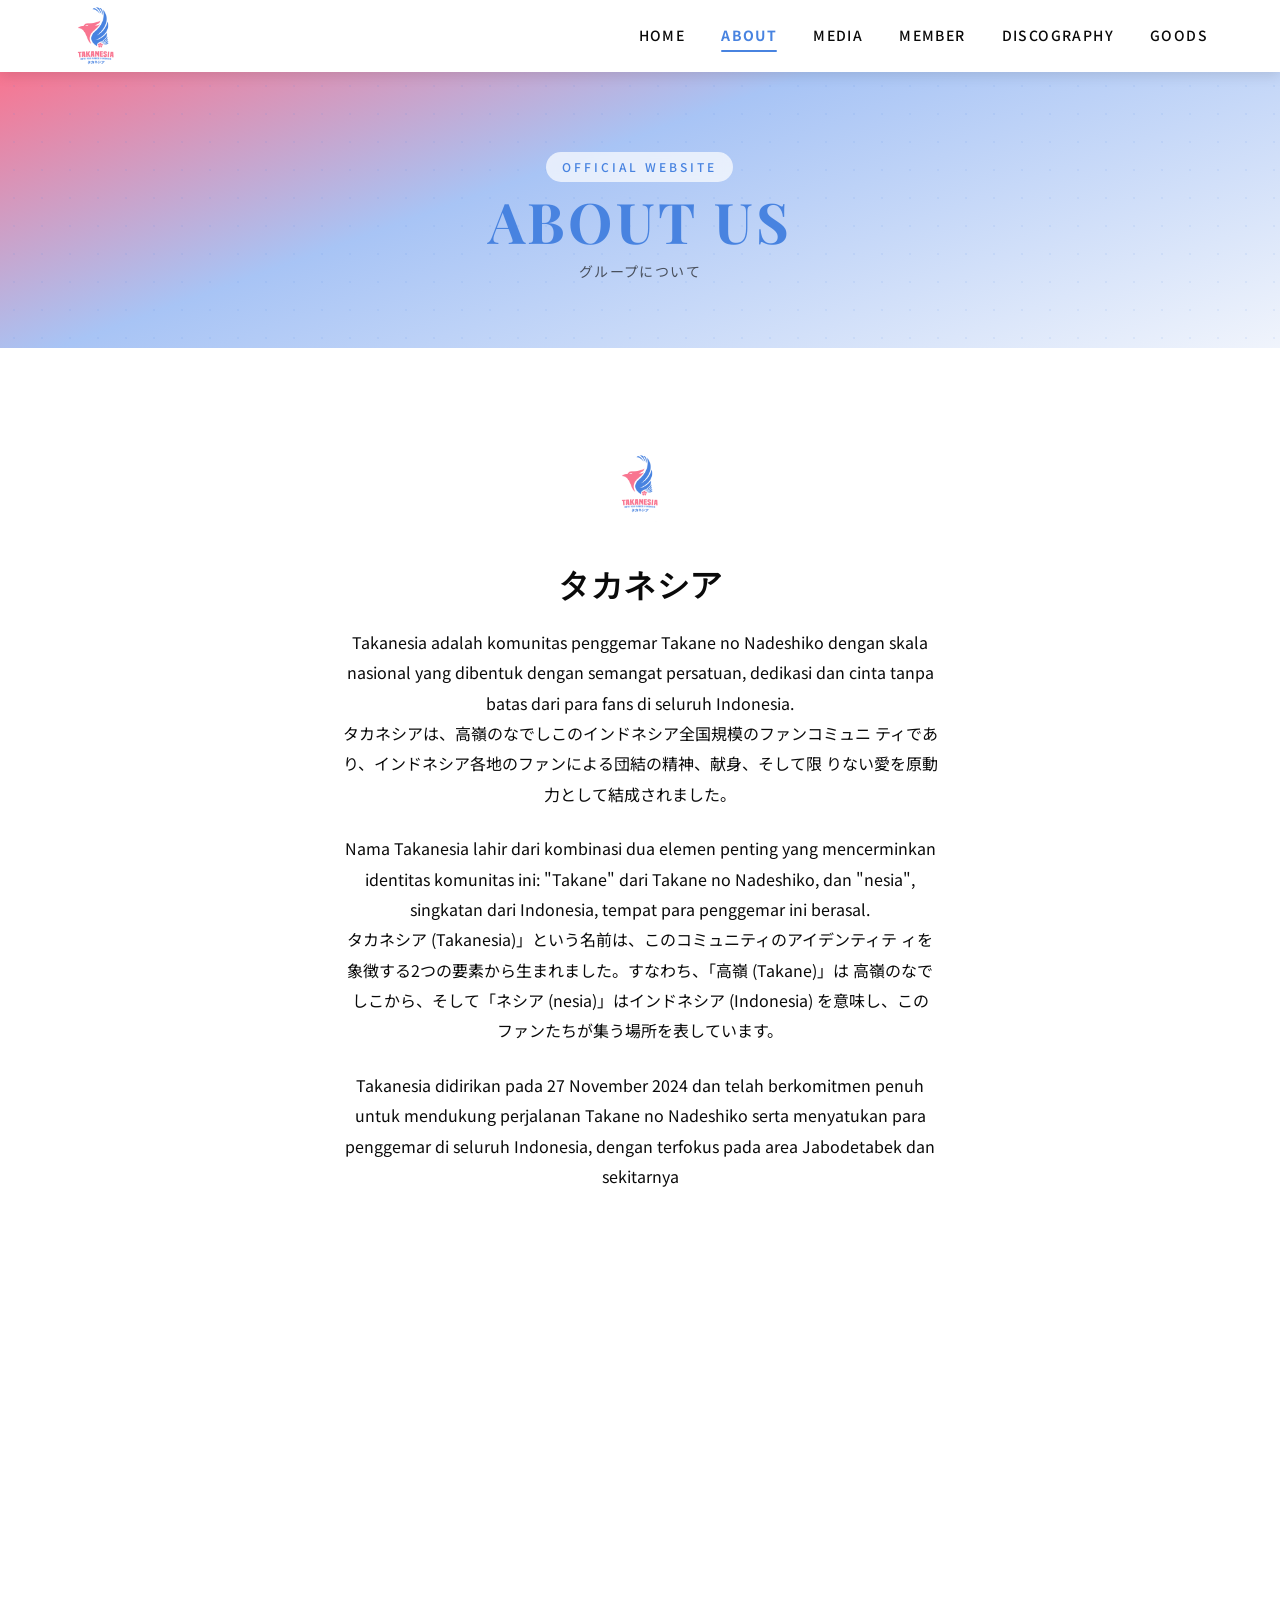
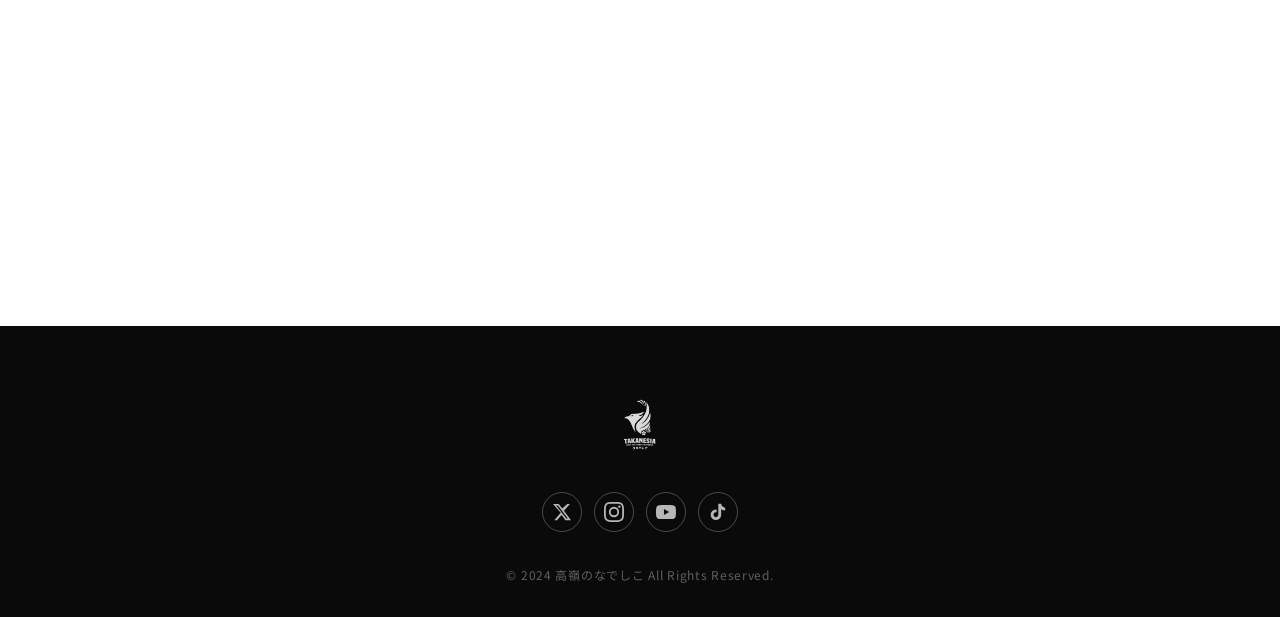
<file: about.html>
<!DOCTYPE html>
<html lang="ja">
<head>
  <meta charset="UTF-8" />
  <!-- [FAVICON] Browser tab icon � change href to your logo file path -->
  <link rel="icon" type="image/png" href="img/logo2.png" />
  <link rel="apple-touch-icon" href="img/logo2.png" />
  <meta name="viewport" content="width=device-width, initial-scale=1.0" />
  <meta name="description" content="Takanesia Website" />
  <title>ABOUT | タカネシア</title>
  <link rel="preconnect" href="https://fonts.googleapis.com" />
  <link rel="preconnect" href="https://fonts.gstatic.com" crossorigin />
  <link href="https://fonts.googleapis.com/css2?family=Noto+Sans+JP:wght@300;400;500;700&family=Playfair+Display:ital,wght@0,400;0,700;1,400&display=swap" rel="stylesheet" />
  <link rel="stylesheet" href="style.css" />
</head>
<body>

  <!-- ============================================================
       HEADER — shared across all pages
       ============================================================ -->
  <header class="site-header site-header--scrolled" id="siteHeader" role="banner">
    <div class="header-inner">
      <a href="index.html" class="logo" aria-label="TAKANESIA WEBSITE">
        <img src="img/logo.png" alt="TAKANESIA LOGO" class="logo-img" />
      </a>
      <button class="hamburger" id="hamburgerBtn" aria-label="メニューを開く" aria-expanded="false" aria-controls="mainNav">
        <span></span><span></span><span></span>
      </button>
      <nav class="main-nav" id="mainNav" role="navigation" aria-label="メインナビゲーション">
        <ul class="nav-list" role="list">
          <li><a href="index.html" class="nav-link">HOME</a></li>
          <li><a href="about.html" class="nav-link nav-link--active">ABOUT</a></li>
          <li><a href="media.html" class="nav-link">MEDIA</a></li>
          <li><a href="member.html" class="nav-link">MEMBER</a></li>
          <li><a href="discography.html" class="nav-link">DISCOGRAPHY</a></li>
          <li><a href="https://www.instagram.com/takanesia.id/" class="nav-link" target="_blank" rel="noopener noreferrer">GOODS</a></li>
        </ul>
      </nav>
    </div>
  </header>

  <!-- ============================================================
       PAGE HERO — sub-page banner
       ============================================================ -->
  <div class="page-hero">
    <div class="page-hero-content">
      <p class="page-hero-eyebrow">OFFICIAL WEBSITE</p>
      <h1 class="page-hero-title">ABOUT US</h1>
      <p class="page-hero-sub">グループについて</p>
    </div>
  </div>

  <!-- ============================================================
       MAIN CONTENT
       ============================================================ -->
  <main id="mainContent" role="main">

    <!-- ----------------------------------------------------------
         ABOUT INTRO
         ---------------------------------------------------------- -->
    <section class="section about-section is-visible">
      <div class="about-inner">

        <!-- [ABOUT LOGO] Large logo centered above the text -->
        <div class="about-logo-wrap">
          <img src="img/logo.png" alt="TAKANESIA LOGO" class="about-logo-img" />
        </div>

        <!-- [ABOUT BODY] Group description — each element has data-reveal for staggered scroll animation -->
        <div class="about-body">
          <h2 class="about-heading" data-reveal data-reveal-delay="0">タカネシア</h2>

          <p data-reveal data-reveal-delay="1">
            Takanesia adalah komunitas penggemar Takane no
            Nadeshiko dengan skala nasional yang dibentuk dengan
            semangat persatuan, dedikasi dan cinta tanpa batas dari
            para fans di seluruh Indonesia.</br>
            タカネシアは、高嶺のなでしこのインドネシア全国規模のファンコミュニ
            ティであり、インドネシア各地のファンによる団結の精神、献身、そして限
            りない愛を原動力として結成されました。
          </p>

          <p data-reveal data-reveal-delay="2">
            Nama Takanesia lahir dari kombinasi dua elemen penting
            yang mencerminkan identitas komunitas ini: "Takane" dari
            Takane no Nadeshiko, dan "nesia", singkatan dari Indonesia,
            tempat para penggemar ini berasal.</br>
            タカネシア (Takanesia)」という名前は、このコミュニティのアイデンティテ
            ィを象徴する2つの要素から生まれました。すなわち、「高嶺 (Takane)」は
            高嶺のなでしこから、そして「ネシア (nesia)」はインドネシア (Indonesia)
            を意味し、このファンたちが集う場所を表しています。
          </p>

          <p data-reveal data-reveal-delay="3">
            Takanesia didirikan pada 27 November 2024 dan telah berkomitmen penuh untuk
            mendukung perjalanan Takane no Nadeshiko serta menyatukan para penggemar
            di seluruh Indonesia, dengan terfokus pada area Jabodetabek dan sekitarnya
          </p>

          <!-- [ABOUT IMAGE] Indonesia -->
          <div class="about-video-wrap" data-reveal data-reveal-delay="4">
            <img
              class="about-video"
              src="img/indonesia.png"
              alt="Takanesia Indonesia"
            />
          </div>

          <p data-reveal data-reveal-delay="5">
            タカネシアは2024年11月27日に設立され、高嶺のなでしこの活動を全力で
            サポートし、ジャボデタベック地域とその周辺エリアを中心に、インドネシア全
            土のファンを一つにすることに尽力しています
          </p>

          <!-- [ABOUT CTA] Link to member page -->
          <a href="member.html" class="btn btn--primary" data-reveal data-reveal-delay="7">メンバーを見る</a>
        </div>

      </div>
    </section>

  </main>

  <!-- ============================================================
       FOOTER — shared across all pages
       ============================================================ -->
  <footer class="site-footer" role="contentinfo">
    <div class="footer-inner">
      <div class="footer-logo">
        <img src="img/logo.png" alt="TAKANESIA LOGO" class="footer-logo-img" />
      </div>
      <div class="social-links" aria-label="SNSリンク">
        <a href="https://x.com/TakanesiaID?s=20" class="social-link" aria-label="Twitter / X" target="_blank" rel="noopener noreferrer">
          <svg viewBox="0 0 24 24" fill="currentColor" aria-hidden="true" width="20" height="20"><path d="M18.244 2.25h3.308l-7.227 8.26 8.502 11.24H16.17l-4.714-6.231-5.401 6.231H2.746l7.73-8.835L1.254 2.25H8.08l4.253 5.622zm-1.161 17.52h1.833L7.084 4.126H5.117z"/></svg>
        </a>
        <a href="https://www.instagram.com/takanesia.id/" class="social-link" aria-label="Instagram" target="_blank" rel="noopener noreferrer">
          <svg viewBox="0 0 24 24" fill="currentColor" aria-hidden="true" width="20" height="20"><path d="M12 2.163c3.204 0 3.584.012 4.85.07 3.252.148 4.771 1.691 4.919 4.919.058 1.265.069 1.645.069 4.849 0 3.205-.012 3.584-.069 4.849-.149 3.225-1.664 4.771-4.919 4.919-1.266.058-1.644.07-4.85.07-3.204 0-3.584-.012-4.849-.07-3.26-.149-4.771-1.699-4.919-4.92-.058-1.265-.07-1.644-.07-4.849 0-3.204.013-3.583.07-4.849.149-3.227 1.664-4.771 4.919-4.919 1.266-.057 1.645-.069 4.849-.069zM12 0C8.741 0 8.333.014 7.053.072 2.695.272.273 2.69.073 7.052.014 8.333 0 8.741 0 12c0 3.259.014 3.668.072 4.948.2 4.358 2.618 6.78 6.98 6.98C8.333 23.986 8.741 24 12 24c3.259 0 3.668-.014 4.948-.072 4.354-.2 6.782-2.618 6.979-6.98.059-1.28.073-1.689.073-4.948 0-3.259-.014-3.667-.072-4.947-.196-4.354-2.617-6.78-6.979-6.98C15.668.014 15.259 0 12 0zm0 5.838a6.162 6.162 0 100 12.324 6.162 6.162 0 000-12.324zM12 16a4 4 0 110-8 4 4 0 010 8zm6.406-11.845a1.44 1.44 0 100 2.881 1.44 1.44 0 000-2.881z"/></svg>
        </a>
        <a href="https://www.youtube.com/@TakanesiaID" class="social-link" aria-label="YouTube" target="_blank" rel="noopener noreferrer">
          <svg viewBox="0 0 24 24" fill="currentColor" aria-hidden="true" width="20" height="20"><path d="M23.498 6.186a3.016 3.016 0 00-2.122-2.136C19.505 3.545 12 3.545 12 3.545s-7.505 0-9.377.505A3.017 3.017 0 00.502 6.186C0 8.07 0 12 0 12s0 3.93.502 5.814a3.016 3.016 0 002.122 2.136c1.871.505 9.376.505 9.376.505s7.505 0 9.377-.505a3.015 3.015 0 002.122-2.136C24 15.93 24 12 24 12s0-3.93-.502-5.814zM9.545 15.568V8.432L15.818 12l-6.273 3.568z"/></svg>
        </a>
        <a href="https://www.tiktok.com/@takanesia.id" class="social-link" aria-label="TikTok" target="_blank" rel="noopener noreferrer">
          <svg viewBox="0 0 24 24" fill="currentColor" aria-hidden="true" width="20" height="20"><path d="M19.59 6.69a4.83 4.83 0 01-3.77-4.25V2h-3.45v13.67a2.89 2.89 0 01-2.88 2.5 2.89 2.89 0 01-2.89-2.89 2.89 2.89 0 012.89-2.89c.28 0 .54.04.79.1V9.01a6.33 6.33 0 00-.79-.05 6.34 6.34 0 00-6.34 6.34 6.34 6.34 0 006.34 6.34 6.34 6.34 0 006.33-6.34V8.69a8.18 8.18 0 004.78 1.52V6.76a4.85 4.85 0 01-1.01-.07z"/></svg>
        </a>
      </div>
      <p class="copyright">&copy; 2024 高嶺のなでしこ All Rights Reserved.</p>
    </div>
  </footer>

  <button class="back-to-top" id="backToTop" aria-label="ページトップへ戻る" hidden>&#8593;</button>
  <script src="main.js"></script>
</body>
</html>
</file>
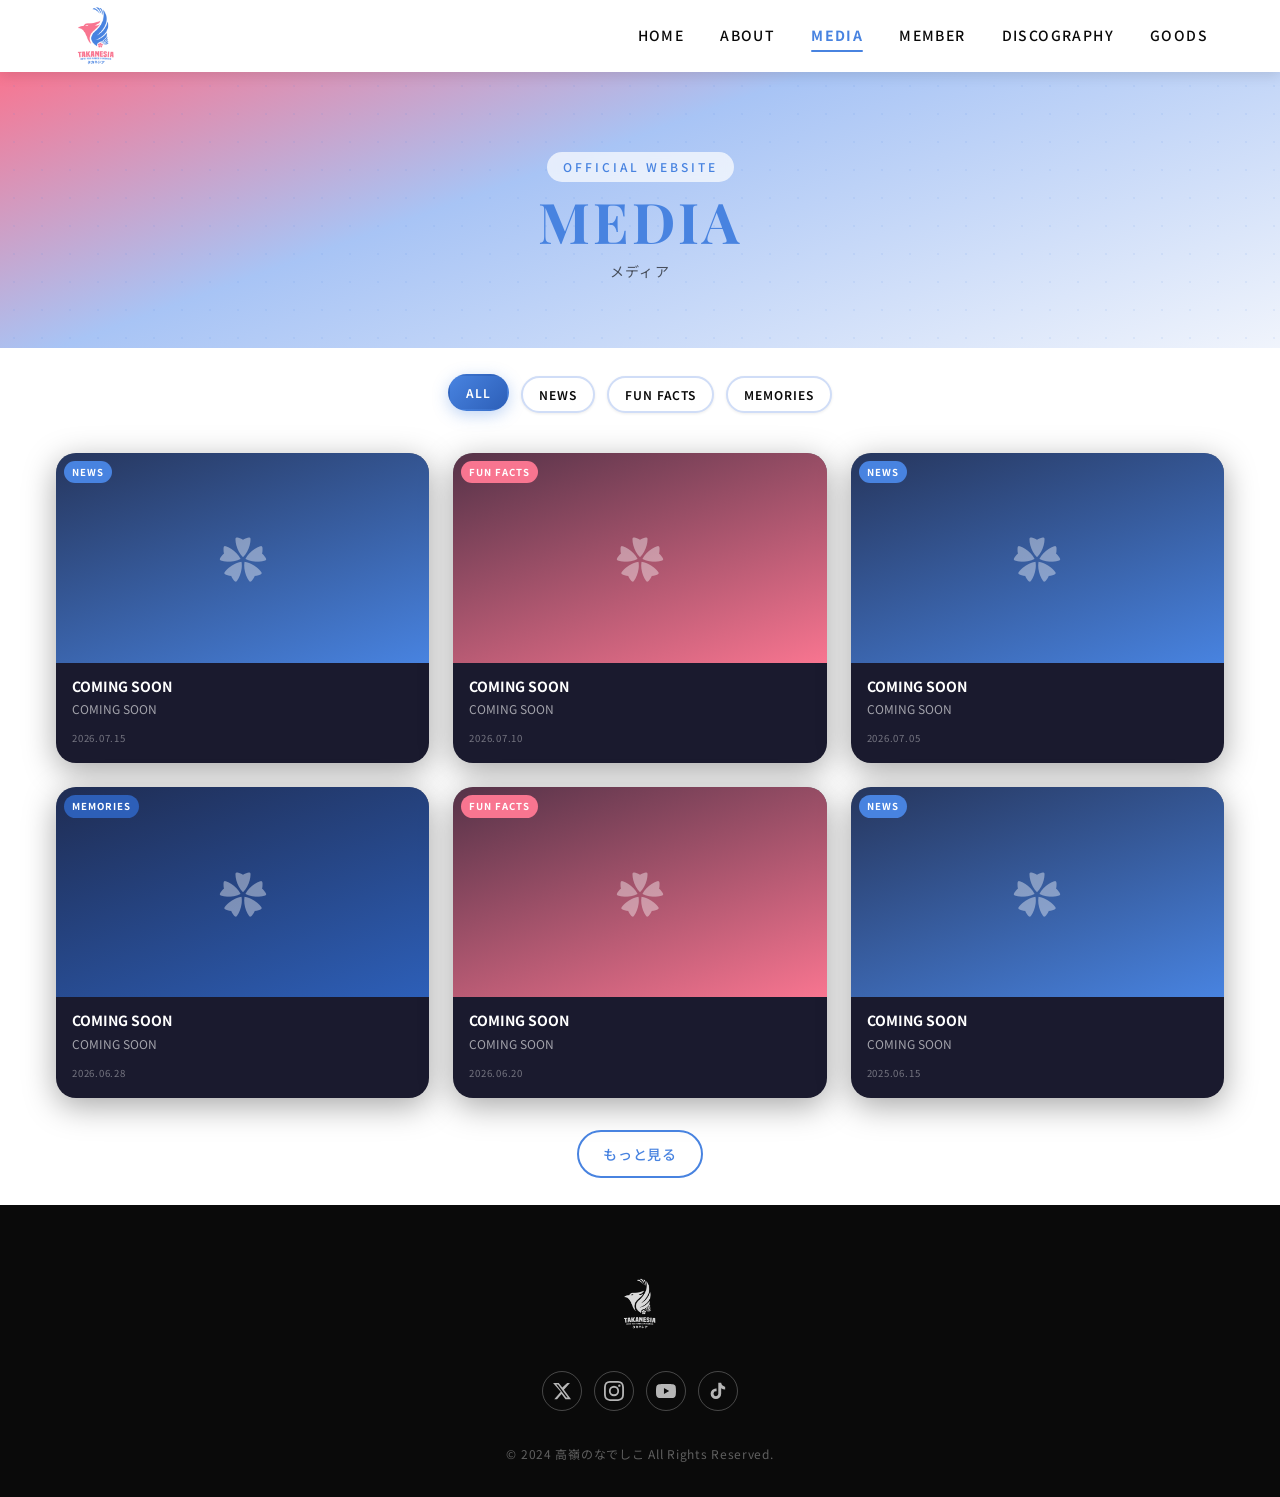
<file: media.html>
<!DOCTYPE html>
<html lang="ja">
<head>
  <meta charset="UTF-8" />
  <!-- [FAVICON] Browser tab icon � change href to your logo file path -->
  <link rel="icon" type="image/png" href="img/logo2.png" />
  <link rel="apple-touch-icon" href="img/logo2.png" />
  <meta name="viewport" content="width=device-width, initial-scale=1.0" />
  <meta name="description" content="Takanesia Website" />
  <title>MEDIA | タカネシア</title>
  <link rel="preconnect" href="https://fonts.googleapis.com" />
  <link rel="preconnect" href="https://fonts.gstatic.com" crossorigin />
  <link href="https://fonts.googleapis.com/css2?family=Noto+Sans+JP:wght@300;400;500;700&family=Playfair+Display:ital,wght@0,400;0,700;1,400&display=swap" rel="stylesheet" />
  <link rel="stylesheet" href="style.css" />
</head>
<body>

  <!-- ============================================================ HEADER ============================================================ -->
  <header class="site-header site-header--scrolled" id="siteHeader" role="banner">
    <div class="header-inner">
      <a href="index.html" class="logo" aria-label="TAKANESIA WEBSITE">
        <img src="img/logo.png" alt="TAKANESIA LOGO" class="logo-img" />
      </a>
      <button class="hamburger" id="hamburgerBtn" aria-label="メニューを開く" aria-expanded="false" aria-controls="mainNav">
        <span></span><span></span><span></span>
      </button>
      <nav class="main-nav" id="mainNav" role="navigation" aria-label="メインナビゲーション">
        <ul class="nav-list" role="list">
          <li><a href="index.html" class="nav-link">HOME</a></li>
          <li><a href="about.html" class="nav-link">ABOUT</a></li>
          <li><a href="media.html" class="nav-link nav-link--active">MEDIA</a></li>
          <li><a href="member.html" class="nav-link">MEMBER</a></li>
          <li><a href="discography.html" class="nav-link">DISCOGRAPHY</a></li>
          <li><a href="https://www.instagram.com/takanesia.id/" class="nav-link" target="_blank" rel="noopener noreferrer">GOODS</a></li>
        </ul>
      </nav>
    </div>
  </header>

  <!-- ============================================================ PAGE HERO ============================================================ -->
  <div class="page-hero">
    <div class="page-hero-content">
      <p class="page-hero-eyebrow">OFFICIAL WEBSITE</p>
      <h1 class="page-hero-title">MEDIA</h1>
      <p class="page-hero-sub">メディア</p>
    </div>
  </div>

    <!-- Segment filter tabs: All, News, Fun Facts, Memories -->
</br>
    <div class="media-filter" role="tablist" aria-label="メディアカテゴリ">
      <button class="media-tab media-tab--active" role="tab" aria-selected="true" data-filter="all">ALL</button>
      <button class="media-tab" role="tab" aria-selected="false" data-filter="news">NEWS</button>
      <button class="media-tab" role="tab" aria-selected="false" data-filter="funfacts">FUN FACTS</button>
      <button class="media-tab" role="tab" aria-selected="false" data-filter="memories">MEMORIES</button>
    </div>

    <!-- Media grid — populated by main.js -->
    <div class="media-grid" id="mediaGrid"></div>

    <!-- Load more button -->
    <div class="media-more">
      <button class="btn btn--outline" id="mediaLoadMoreBtn">もっと見る</button>
    </div>
  </br>
  </section>
</main>

  <!-- ============================================================ FOOTER ============================================================ -->
  <footer class="site-footer" role="contentinfo">
    <div class="footer-inner">
      <div class="footer-logo">
        <img src="img/logo.png" alt="TAKANESIA LOGO" class="footer-logo-img" />
      </div>
      <div class="social-links" aria-label="SNSリンク">
        <a href="https://x.com/TakanesiaID?s=20" class="social-link" aria-label="Twitter / X" target="_blank" rel="noopener noreferrer"><svg viewBox="0 0 24 24" fill="currentColor" aria-hidden="true" width="20" height="20"><path d="M18.244 2.25h3.308l-7.227 8.26 8.502 11.24H16.17l-4.714-6.231-5.401 6.231H2.746l7.73-8.835L1.254 2.25H8.08l4.253 5.622zm-1.161 17.52h1.833L7.084 4.126H5.117z"/></svg></a>
        <a href="https://www.instagram.com/takanesia.id/" class="social-link" aria-label="Instagram" target="_blank" rel="noopener noreferrer"><svg viewBox="0 0 24 24" fill="currentColor" aria-hidden="true" width="20" height="20"><path d="M12 2.163c3.204 0 3.584.012 4.85.07 3.252.148 4.771 1.691 4.919 4.919.058 1.265.069 1.645.069 4.849 0 3.205-.012 3.584-.069 4.849-.149 3.225-1.664 4.771-4.919 4.919-1.266.058-1.644.07-4.85.07-3.204 0-3.584-.012-4.849-.07-3.26-.149-4.771-1.699-4.919-4.92-.058-1.265-.07-1.644-.07-4.849 0-3.204.013-3.583.07-4.849.149-3.227 1.664-4.771 4.919-4.919 1.266-.057 1.645-.069 4.849-.069zM12 0C8.741 0 8.333.014 7.053.072 2.695.272.273 2.69.073 7.052.014 8.333 0 8.741 0 12c0 3.259.014 3.668.072 4.948.2 4.358 2.618 6.78 6.98 6.98C8.333 23.986 8.741 24 12 24c3.259 0 3.668-.014 4.948-.072 4.354-.2 6.782-2.618 6.979-6.98.059-1.28.073-1.689.073-4.948 0-3.259-.014-3.667-.072-4.947-.196-4.354-2.617-6.78-6.979-6.98C15.668.014 15.259 0 12 0zm0 5.838a6.162 6.162 0 100 12.324 6.162 6.162 0 000-12.324zM12 16a4 4 0 110-8 4 4 0 010 8zm6.406-11.845a1.44 1.44 0 100 2.881 1.44 1.44 0 000-2.881z"/></svg></a>
        <a href="https://www.youtube.com/@TakanesiaID" class="social-link" aria-label="YouTube" target="_blank" rel="noopener noreferrer"><svg viewBox="0 0 24 24" fill="currentColor" aria-hidden="true" width="20" height="20"><path d="M23.498 6.186a3.016 3.016 0 00-2.122-2.136C19.505 3.545 12 3.545 12 3.545s-7.505 0-9.377.505A3.017 3.017 0 00.502 6.186C0 8.07 0 12 0 12s0 3.93.502 5.814a3.016 3.016 0 002.122 2.136c1.871.505 9.376.505 9.376.505s7.505 0 9.377-.505a3.015 3.015 0 002.122-2.136C24 15.93 24 12 24 12s0-3.93-.502-5.814zM9.545 15.568V8.432L15.818 12l-6.273 3.568z"/></svg></a>
        <a href="https://www.tiktok.com/@takanesia.id" class="social-link" aria-label="TikTok" target="_blank" rel="noopener noreferrer"><svg viewBox="0 0 24 24" fill="currentColor" aria-hidden="true" width="20" height="20"><path d="M19.59 6.69a4.83 4.83 0 01-3.77-4.25V2h-3.45v13.67a2.89 2.89 0 01-2.88 2.5 2.89 2.89 0 01-2.89-2.89 2.89 2.89 0 012.89-2.89c.28 0 .54.04.79.1V9.01a6.33 6.33 0 00-.79-.05 6.34 6.34 0 00-6.34 6.34 6.34 6.34 0 006.34 6.34 6.34 6.34 0 006.33-6.34V8.69a8.18 8.18 0 004.78 1.52V6.76a4.85 4.85 0 01-1.01-.07z"/></svg></a>
      </div>
      <p class="copyright">&copy; 2024 高嶺のなでしこ All Rights Reserved.</p>
    </div>
  </footer>

  <button class="back-to-top" id="backToTop" aria-label="ページトップへ戻る" hidden>&#8593;</button>
  <script src="main.js"></script>
</body>
</html>
</file>
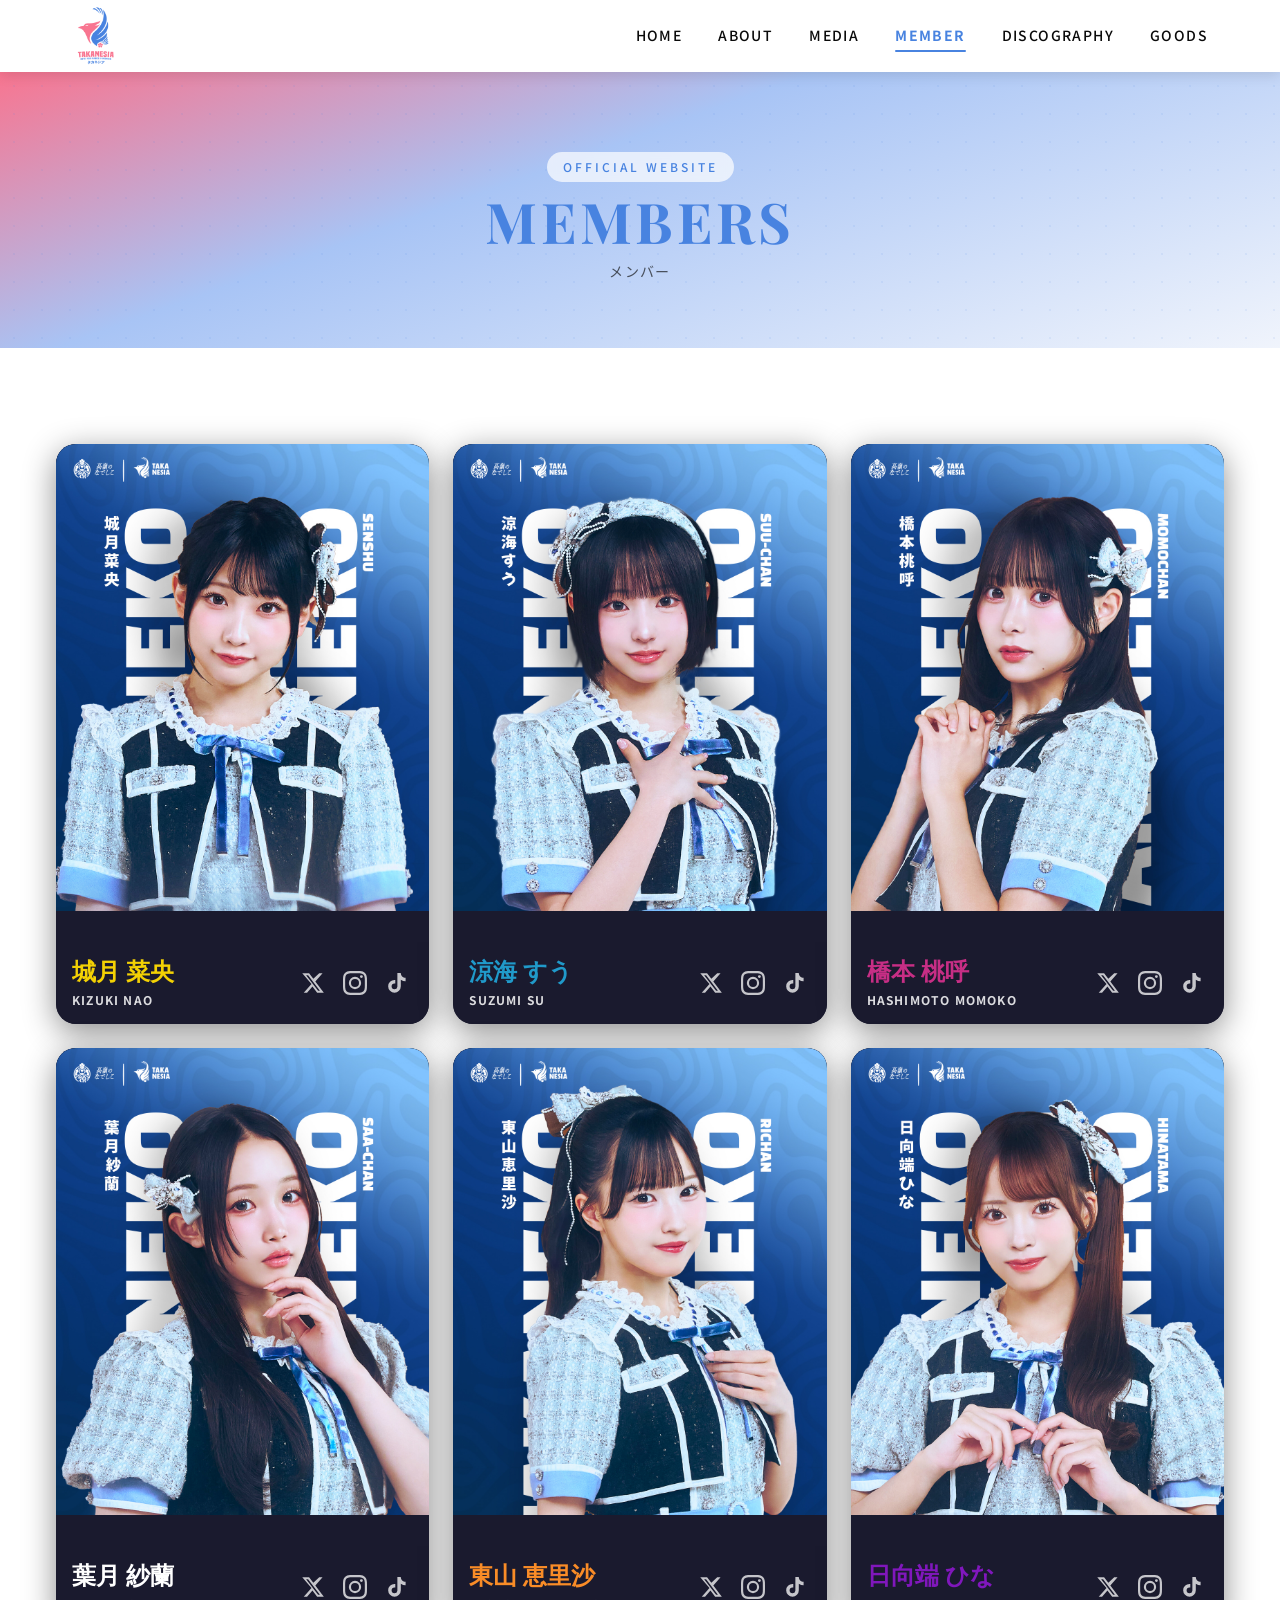
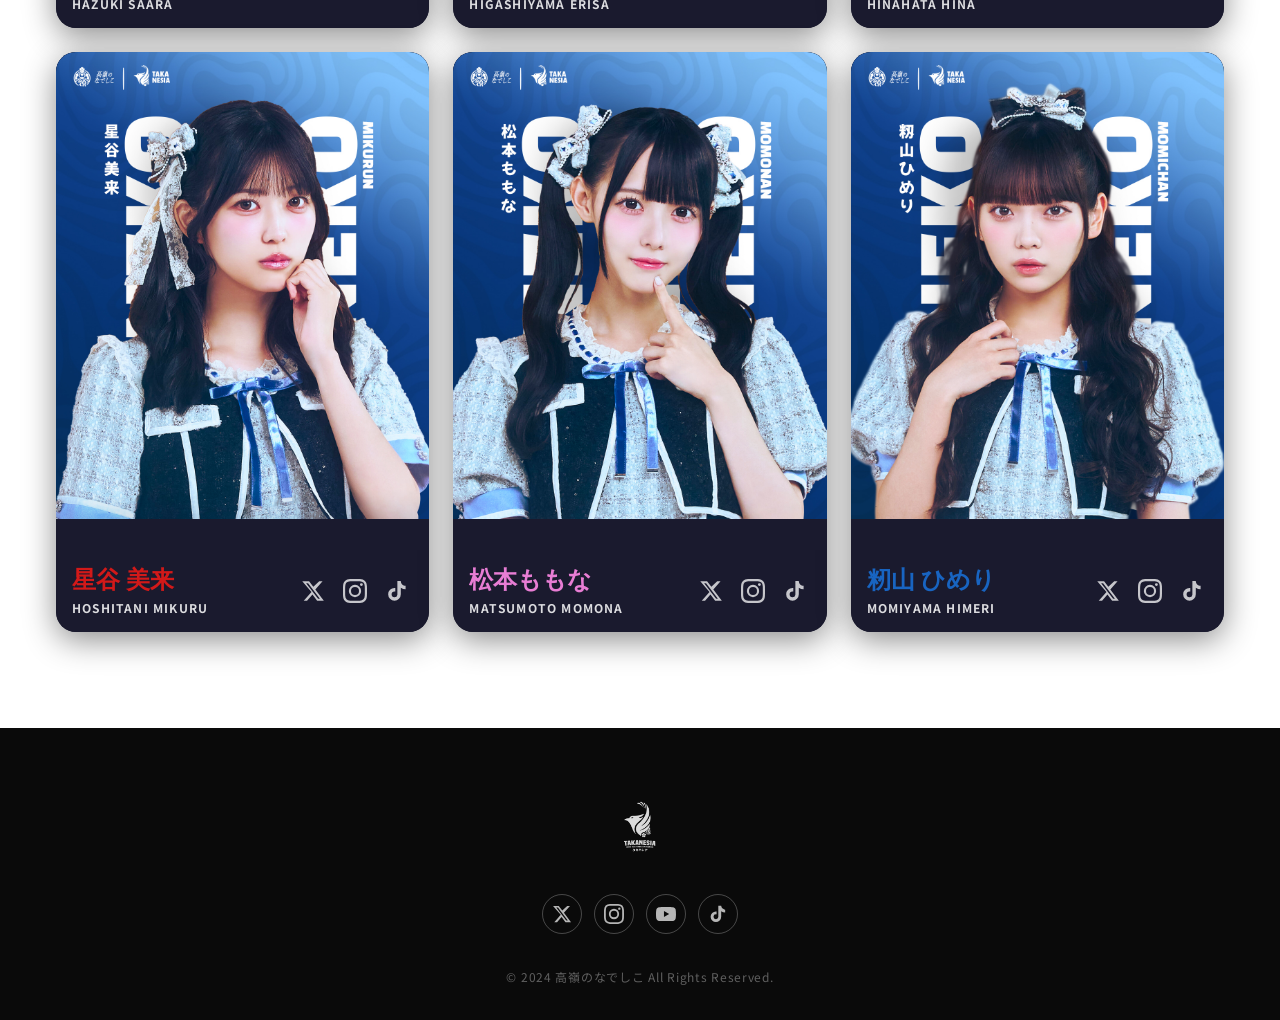
<file: member.html>
<!DOCTYPE html>
<html lang="ja">
<head>
  <meta charset="UTF-8" />
  <!-- [FAVICON] Browser tab icon � change href to your logo file path -->
  <link rel="icon" type="image/png" href="img/logo2.png" />
  <link rel="apple-touch-icon" href="img/logo2.png" />
  <meta name="viewport" content="width=device-width, initial-scale=1.0" />
  <meta name="description" content="高嶺のなでしこ — メンバー紹介" />
  <title>MEMBER | タカネシア</title>
  <link rel="preconnect" href="https://fonts.googleapis.com" />
  <link rel="preconnect" href="https://fonts.gstatic.com" crossorigin />
  <link href="https://fonts.googleapis.com/css2?family=Noto+Sans+JP:wght@300;400;500;700&family=Playfair+Display:ital,wght@0,400;0,700;1,400&display=swap" rel="stylesheet" />
  <link rel="stylesheet" href="style.css" />
</head>
<body>
  <!-- [GLOBAL PETALS] Falling petal animation � same as homepage hero -->
  <div class="global-petals" id="globalPetals" aria-hidden="true"></div>

  <!-- ============================================================ HEADER ============================================================ -->
  <header class="site-header site-header--scrolled" id="siteHeader" role="banner">
    <div class="header-inner">
      <a href="index.html" class="logo" aria-label="TAKANESIA WEBSITE">
        <img src="img/logo.png" alt="TAKANESIA LOGO" class="logo-img" />
      </a>
      <button class="hamburger" id="hamburgerBtn" aria-label="メニューを開く" aria-expanded="false" aria-controls="mainNav">
        <span></span><span></span><span></span>
      </button>
      <nav class="main-nav" id="mainNav" role="navigation" aria-label="メインナビゲーション">
        <ul class="nav-list" role="list">
          <li><a href="index.html" class="nav-link">HOME</a></li>
          <li><a href="about.html" class="nav-link">ABOUT</a></li>
          <li><a href="media.html" class="nav-link">MEDIA</a></li>
          <li><a href="member.html" class="nav-link nav-link--active">MEMBER</a></li>
          <li><a href="discography.html" class="nav-link">DISCOGRAPHY</a></li>
          <li><a href="https://www.instagram.com/takanesia.id/" class="nav-link" target="_blank" rel="noopener noreferrer">GOODS</a></li>
        </ul>
      </nav>
    </div>
  </header>

  <!-- ============================================================ PAGE HERO ============================================================ -->
  <div class="page-hero">
    <div class="page-hero-content">
      <p class="page-hero-eyebrow">OFFICIAL WEBSITE</p>
      <h1 class="page-hero-title">MEMBERS</h1>
      <p class="page-hero-sub">メンバー</p>
    </div>
  </div>

  <!-- ============================================================ MAIN ============================================================ -->
  <main id="mainContent" role="main">

    <section class="section member-section is-visible">
      <!-- [MEMBER GRID] Populated by main.js -->
      <div class="member-grid" id="memberGrid"></div>
    </section>

  </main>

  <!-- ============================================================ FOOTER ============================================================ -->
  <footer class="site-footer" role="contentinfo">
    <div class="footer-inner">
      <div class="footer-logo">
        <img src="img/logo.png" alt="高嶺のなでしこ TAKANE NO NADESHIKO" class="footer-logo-img" />
      </div>
      <div class="social-links" aria-label="SNSリンク">
        <a href="https://x.com/TakanesiaID?s=20" class="social-link" aria-label="Twitter / X" target="_blank" rel="noopener noreferrer"><svg viewBox="0 0 24 24" fill="currentColor" aria-hidden="true" width="20" height="20"><path d="M18.244 2.25h3.308l-7.227 8.26 8.502 11.24H16.17l-4.714-6.231-5.401 6.231H2.746l7.73-8.835L1.254 2.25H8.08l4.253 5.622zm-1.161 17.52h1.833L7.084 4.126H5.117z"/></svg></a>
        <a href="https://www.instagram.com/takanesia.id/" class="social-link" aria-label="Instagram" target="_blank" rel="noopener noreferrer"><svg viewBox="0 0 24 24" fill="currentColor" aria-hidden="true" width="20" height="20"><path d="M12 2.163c3.204 0 3.584.012 4.85.07 3.252.148 4.771 1.691 4.919 4.919.058 1.265.069 1.645.069 4.849 0 3.205-.012 3.584-.069 4.849-.149 3.225-1.664 4.771-4.919 4.919-1.266.058-1.644.07-4.85.07-3.204 0-3.584-.012-4.849-.07-3.26-.149-4.771-1.699-4.919-4.92-.058-1.265-.07-1.644-.07-4.849 0-3.204.013-3.583.07-4.849.149-3.227 1.664-4.771 4.919-4.919 1.266-.057 1.645-.069 4.849-.069zM12 0C8.741 0 8.333.014 7.053.072 2.695.272.273 2.69.073 7.052.014 8.333 0 8.741 0 12c0 3.259.014 3.668.072 4.948.2 4.358 2.618 6.78 6.98 6.98C8.333 23.986 8.741 24 12 24c3.259 0 3.668-.014 4.948-.072 4.354-.2 6.782-2.618 6.979-6.98.059-1.28.073-1.689.073-4.948 0-3.259-.014-3.667-.072-4.947-.196-4.354-2.617-6.78-6.979-6.98C15.668.014 15.259 0 12 0zm0 5.838a6.162 6.162 0 100 12.324 6.162 6.162 0 000-12.324zM12 16a4 4 0 110-8 4 4 0 010 8zm6.406-11.845a1.44 1.44 0 100 2.881 1.44 1.44 0 000-2.881z"/></svg></a>
        <a href="https://www.youtube.com/@TakanesiaID" class="social-link" aria-label="YouTube" target="_blank" rel="noopener noreferrer"><svg viewBox="0 0 24 24" fill="currentColor" aria-hidden="true" width="20" height="20"><path d="M23.498 6.186a3.016 3.016 0 00-2.122-2.136C19.505 3.545 12 3.545 12 3.545s-7.505 0-9.377.505A3.017 3.017 0 00.502 6.186C0 8.07 0 12 0 12s0 3.93.502 5.814a3.016 3.016 0 002.122 2.136c1.871.505 9.376.505 9.376.505s7.505 0 9.377-.505a3.015 3.015 0 002.122-2.136C24 15.93 24 12 24 12s0-3.93-.502-5.814zM9.545 15.568V8.432L15.818 12l-6.273 3.568z"/></svg></a>
        <a href="https://www.tiktok.com/@takanesia.id" class="social-link" aria-label="TikTok" target="_blank" rel="noopener noreferrer"><svg viewBox="0 0 24 24" fill="currentColor" aria-hidden="true" width="20" height="20"><path d="M19.59 6.69a4.83 4.83 0 01-3.77-4.25V2h-3.45v13.67a2.89 2.89 0 01-2.88 2.5 2.89 2.89 0 01-2.89-2.89 2.89 2.89 0 012.89-2.89c.28 0 .54.04.79.1V9.01a6.33 6.33 0 00-.79-.05 6.34 6.34 0 00-6.34 6.34 6.34 6.34 0 006.34 6.34 6.34 6.34 0 006.33-6.34V8.69a8.18 8.18 0 004.78 1.52V6.76a4.85 4.85 0 01-1.01-.07z"/></svg></a>
      </div>
      <p class="copyright">&copy; 2024 高嶺のなでしこ All Rights Reserved.</p>
    </div>
  </footer>

  <button class="back-to-top" id="backToTop" aria-label="ページトップへ戻る" hidden>&#8593;</button>

  <!-- ============================================================
       MEMBER PROFILE MODAL
       Shown when a member card is clicked.
       To edit member data, update membersData in main.js.
       ============================================================ -->
  <div class="member-modal-overlay" id="memberModal" role="dialog" aria-modal="true" aria-label="メンバープロフィール">
    <!-- [MODAL CONTENT BOX] The white popup panel -->
    <div class="member-modal-box" id="memberModalContent">
      <!-- Content is injected by openMemberModal() in main.js -->
    </div>
  </div>

  <script src="main.js"></script>
</body>
</html>
</file>
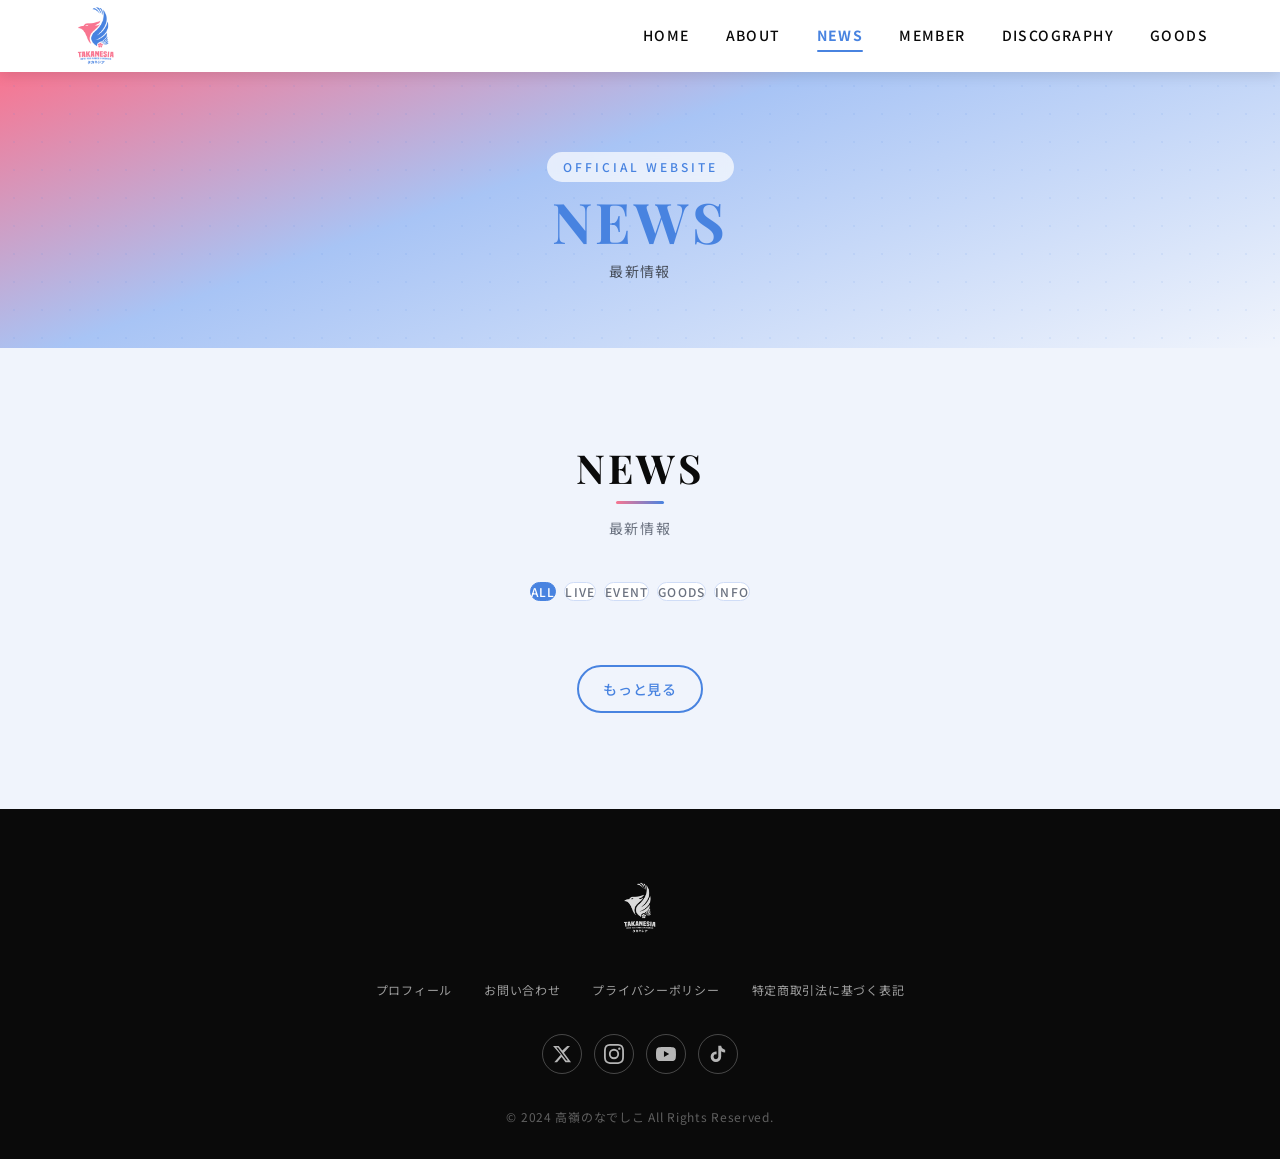
<file: news.html>
<!DOCTYPE html>
<html lang="ja">
<head>
  <meta charset="UTF-8" />
  <meta name="viewport" content="width=device-width, initial-scale=1.0" />
  <meta name="description" content="高嶺のなでしこ — 最新情報" />
  <title>NEWS | タカネシア</title>
  <link rel="preconnect" href="https://fonts.googleapis.com" />
  <link rel="preconnect" href="https://fonts.gstatic.com" crossorigin />
  <link href="https://fonts.googleapis.com/css2?family=Noto+Sans+JP:wght@300;400;500;700&family=Playfair+Display:ital,wght@0,400;0,700;1,400&display=swap" rel="stylesheet" />
  <link rel="stylesheet" href="style.css" />
</head>
<body>

  <!-- ============================================================ HEADER ============================================================ -->
  <header class="site-header site-header--scrolled" id="siteHeader" role="banner">
    <div class="header-inner">
      <a href="index.html" class="logo" aria-label="高嶺のなでしこ トップへ">
        <img src="img/logo.png" alt="高嶺のなでしこ TAKANE NO NADESHIKO" class="logo-img" />
      </a>
      <button class="hamburger" id="hamburgerBtn" aria-label="メニューを開く" aria-expanded="false" aria-controls="mainNav">
        <span></span><span></span><span></span>
      </button>
      <nav class="main-nav" id="mainNav" role="navigation" aria-label="メインナビゲーション">
        <ul class="nav-list" role="list">
          <li><a href="index.html" class="nav-link">HOME</a></li>
          <li><a href="about.html" class="nav-link">ABOUT</a></li>
          <li><a href="news.html" class="nav-link nav-link--active">NEWS</a></li>
          <li><a href="member.html" class="nav-link">MEMBER</a></li>
          <li><a href="discography.html" class="nav-link">DISCOGRAPHY</a></li>
          <li><a href="goods.html" class="nav-link">GOODS</a></li>
        </ul>
      </nav>
    </div>
  </header>

  <!-- ============================================================ PAGE HERO ============================================================ -->
  <div class="page-hero">
    <div class="page-hero-content">
      <p class="page-hero-eyebrow">OFFICIAL WEBSITE</p>
      <h1 class="page-hero-title">NEWS</h1>
      <p class="page-hero-sub">最新情報</p>
    </div>
  </div>

  <!-- ============================================================ MAIN ============================================================ -->
  <main id="mainContent" role="main">

    <section class="section news-section is-visible" id="news" aria-labelledby="newsHeading">
      <div class="section-header">
        <h2 class="section-title" id="newsHeading">NEWS</h2>
        <p class="section-subtitle">最新情報</p>
      </div>

      <!-- [NEWS FILTER] Category filter tabs -->
      <div class="news-filter" role="tablist" aria-label="ニュースカテゴリ">
        <button class="filter-tab filter-tab--active" role="tab" aria-selected="true" data-filter="all">ALL</button>
        <button class="filter-tab" role="tab" aria-selected="false" data-filter="live">LIVE</button>
        <button class="filter-tab" role="tab" aria-selected="false" data-filter="event">EVENT</button>
        <button class="filter-tab" role="tab" aria-selected="false" data-filter="goods">GOODS</button>
        <button class="filter-tab" role="tab" aria-selected="false" data-filter="info">INFO</button>
      </div>

      <!-- [NEWS LIST] Populated by main.js -->
      <ul class="news-list" id="newsList" role="list" aria-live="polite"></ul>

      <div class="news-more">
        <button class="btn btn--outline" id="loadMoreBtn">もっと見る</button>
      </div>
    </section>

  </main>

  <!-- ============================================================ FOOTER ============================================================ -->
  <footer class="site-footer" role="contentinfo">
    <div class="footer-inner">
      <div class="footer-logo">
        <img src="img/logo.png" alt="高嶺のなでしこ TAKANE NO NADESHIKO" class="footer-logo-img" />
      </div>
      <nav class="footer-nav" aria-label="フッターナビゲーション">
        <ul role="list">
          <li><a href="#">プロフィール</a></li>
          <li><a href="#">お問い合わせ</a></li>
          <li><a href="#">プライバシーポリシー</a></li>
          <li><a href="#">特定商取引法に基づく表記</a></li>
        </ul>
      </nav>
      <div class="social-links" aria-label="SNSリンク">
        <a href="https://x.com/TakanesiaID?s=20" class="social-link" aria-label="Twitter / X" target="_blank" rel="noopener noreferrer"><svg viewBox="0 0 24 24" fill="currentColor" aria-hidden="true" width="20" height="20"><path d="M18.244 2.25h3.308l-7.227 8.26 8.502 11.24H16.17l-4.714-6.231-5.401 6.231H2.746l7.73-8.835L1.254 2.25H8.08l4.253 5.622zm-1.161 17.52h1.833L7.084 4.126H5.117z"/></svg></a>
        <a href="https://www.instagram.com/takanesia.id/" class="social-link" aria-label="Instagram" target="_blank" rel="noopener noreferrer"><svg viewBox="0 0 24 24" fill="currentColor" aria-hidden="true" width="20" height="20"><path d="M12 2.163c3.204 0 3.584.012 4.85.07 3.252.148 4.771 1.691 4.919 4.919.058 1.265.069 1.645.069 4.849 0 3.205-.012 3.584-.069 4.849-.149 3.225-1.664 4.771-4.919 4.919-1.266.058-1.644.07-4.85.07-3.204 0-3.584-.012-4.849-.07-3.26-.149-4.771-1.699-4.919-4.92-.058-1.265-.07-1.644-.07-4.849 0-3.204.013-3.583.07-4.849.149-3.227 1.664-4.771 4.919-4.919 1.266-.057 1.645-.069 4.849-.069zM12 0C8.741 0 8.333.014 7.053.072 2.695.272.273 2.69.073 7.052.014 8.333 0 8.741 0 12c0 3.259.014 3.668.072 4.948.2 4.358 2.618 6.78 6.98 6.98C8.333 23.986 8.741 24 12 24c3.259 0 3.668-.014 4.948-.072 4.354-.2 6.782-2.618 6.979-6.98.059-1.28.073-1.689.073-4.948 0-3.259-.014-3.667-.072-4.947-.196-4.354-2.617-6.78-6.979-6.98C15.668.014 15.259 0 12 0zm0 5.838a6.162 6.162 0 100 12.324 6.162 6.162 0 000-12.324zM12 16a4 4 0 110-8 4 4 0 010 8zm6.406-11.845a1.44 1.44 0 100 2.881 1.44 1.44 0 000-2.881z"/></svg></a>
        <a href="https://www.youtube.com/@TakanesiaID" class="social-link" aria-label="YouTube" target="_blank" rel="noopener noreferrer"><svg viewBox="0 0 24 24" fill="currentColor" aria-hidden="true" width="20" height="20"><path d="M23.498 6.186a3.016 3.016 0 00-2.122-2.136C19.505 3.545 12 3.545 12 3.545s-7.505 0-9.377.505A3.017 3.017 0 00.502 6.186C0 8.07 0 12 0 12s0 3.93.502 5.814a3.016 3.016 0 002.122 2.136c1.871.505 9.376.505 9.376.505s7.505 0 9.377-.505a3.015 3.015 0 002.122-2.136C24 15.93 24 12 24 12s0-3.93-.502-5.814zM9.545 15.568V8.432L15.818 12l-6.273 3.568z"/></svg></a>
        <a href="https://www.tiktok.com/@takanesia.id" class="social-link" aria-label="TikTok" target="_blank" rel="noopener noreferrer"><svg viewBox="0 0 24 24" fill="currentColor" aria-hidden="true" width="20" height="20"><path d="M19.59 6.69a4.83 4.83 0 01-3.77-4.25V2h-3.45v13.67a2.89 2.89 0 01-2.88 2.5 2.89 2.89 0 01-2.89-2.89 2.89 2.89 0 012.89-2.89c.28 0 .54.04.79.1V9.01a6.33 6.33 0 00-.79-.05 6.34 6.34 0 00-6.34 6.34 6.34 6.34 0 006.34 6.34 6.34 6.34 0 006.33-6.34V8.69a8.18 8.18 0 004.78 1.52V6.76a4.85 4.85 0 01-1.01-.07z"/></svg></a>
      </div>
      <p class="copyright">&copy; 2024 高嶺のなでしこ All Rights Reserved.</p>
    </div>
  </footer>

  <button class="back-to-top" id="backToTop" aria-label="ページトップへ戻る" hidden>&#8593;</button>
  <script src="main.js"></script>
</body>
</html>
</file>
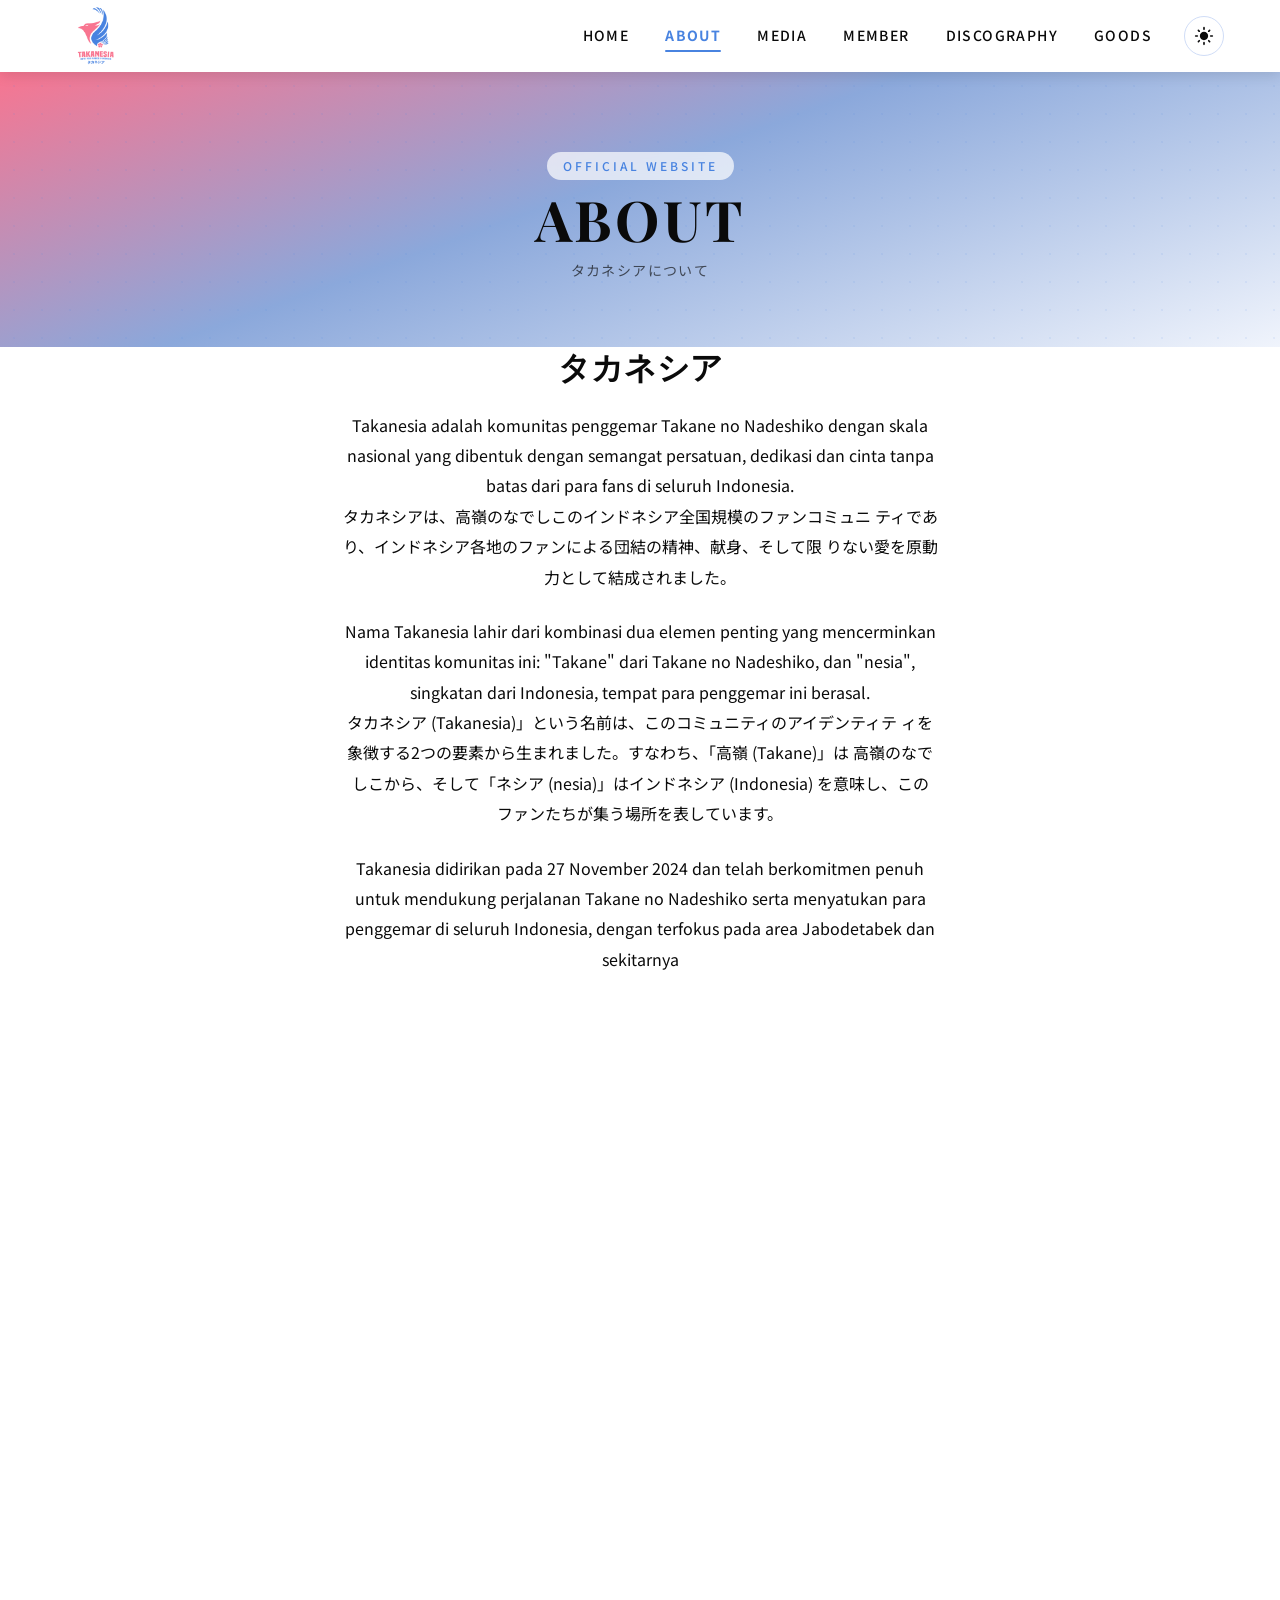
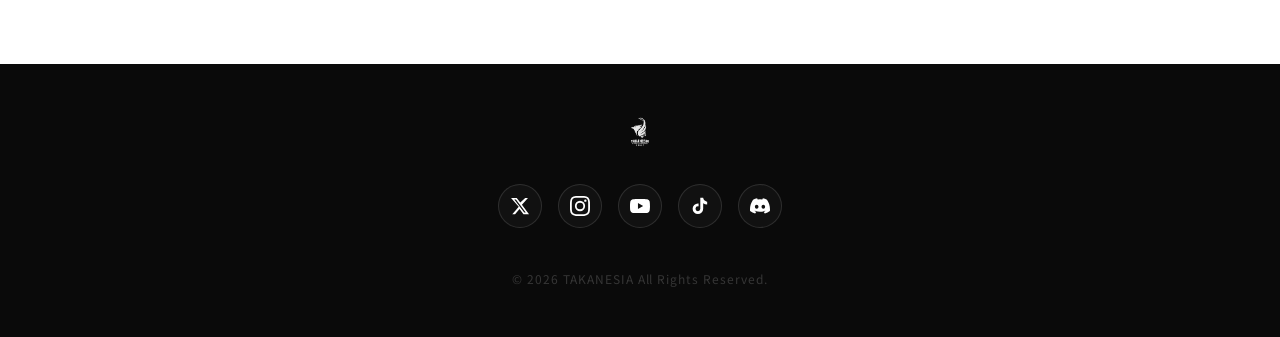
<file: src/about.html>
<!DOCTYPE html>
<html lang="ja">

<head>
  <meta charset="UTF-8">
  <!-- [FAVICON] Browser tab icon � change href to your logo file path -->
  <link rel="icon" type="image/png" href="img/logo2.png" />
  <link rel="apple-touch-icon" href="img/logo2.png" />
  <meta name="viewport" content="width=device-width, initial-scale=1.0">
  <title>ABOUT | タカネシア</title>
  <link rel="preconnect" href="https://fonts.googleapis.com" />
  <link rel="preconnect" href="https://fonts.gstatic.com" crossorigin />
  <link
    href="https://fonts.googleapis.com/css2?family=Noto+Sans+JP:wght@300;400;500;700&family=Playfair+Display:ital,wght@0,400;0,700;1,400&display=swap"
    rel="stylesheet" />
  <link rel="stylesheet" href="style.css">
</head>

<body class="light-mode">
  <!-- [SITE HEADER] Same as other pages -->
  <header class="site-header site-header--scrolled" id="siteHeader" role="banner">
    <div class="header-inner">
      <a href="/" class="logo" aria-label="TAKANESIA WEBSITE">
        <img src="img/logo.png" alt="TAKANESIA LOGO" class="logo-img" />
      </a>
      <button class="theme-toggle" id="themeToggle" aria-label="Toggle Dark Mode">
        <svg class="sun-icon" viewBox="0 0 24 24" fill="currentColor" width="20" height="20">
          <path
            d="M12 7c-2.76 0-5 2.24-5 5s2.24 5 5 5 5-2.24 5-5-2.24-5-5-5zM2 13h2c.55 0 1-.45 1-1s-.45-1-1-1H2c-.55 0-1 .45-1 1s.45 1 1 1zm18 0h2c.55 0 1-.45 1-1s-.45-1-1-1h-2c-.55 0-1 .45-1 1s.45 1 1 1zM11 2v2c0 .55.45 1 1 1s1-.45 1-1V2c0-.55-.45-1-1-1s-1 .45-1 1zm0 18v2c0 .55.45 1 1 1s1-.45 1-1v-2c0-.55-.45-1-1-1s-1 .45-1 1zM5.99 4.58a.996.996 0 00-1.41 0 .996.996 0 000 1.41l1.06 1.06c.39.39 1.03.39 1.41 0s.39-1.03 0-1.41L5.99 4.58zm12.37 12.37a.996.996 0 00-1.41 0 .996.996 0 000 1.41l1.06 1.06c.39.39 1.03.39 1.41 0a.996.996 0 000-1.41l-1.06-1.06zm1.06-10.96a.996.996 0 000-1.41.996.996 0 00-1.41 0l-1.06 1.06c-.39.39-.39 1.03 0 1.41s1.03.39 1.41 0l1.06-1.06zM7.05 18.36a.996.996 0 000-1.41.996.996 0 00-1.41 0l-1.06 1.06c-.39.39-.39 1.03 0 1.41s1.03.39 1.41 0l1.06-1.06z">
          </path>
        </svg>
        <svg class="moon-icon" viewBox="0 0 24 24" fill="currentColor" width="20" height="20">
          <path
            d="M12.1 2.9c.3-.05.45.3.3.55a8.03 8.03 0 0011 11c.25-.15.6 0 .55.3a10.03 10.03 0 01-11.85 11.85c-.3.05-.45-.3-.3-.55a8.03 8.03 0 00-11-11c-.25.15-.6 0-.55-.3A10.03 10.03 0 0112.1 2.9z">
          </path>
        </svg>
      </button>
      <button class="hamburger" id="hamburgerBtn" aria-label="Open Menu" aria-expanded="false" aria-controls="mainNav">
        <span></span><span></span><span></span>
      </button>
      <nav class="main-nav" id="mainNav" role="navigation" aria-label="MAIN NAV">
        <ul class="nav-list" role="list">
          <li><a href="/" class="nav-link">HOME</a></li>
          <li><a href="about" class="nav-link nav-link--active">ABOUT</a></li>
          <li><a href="media" class="nav-link">MEDIA</a></li>
          <li><a href="member" class="nav-link">MEMBER</a></li>
          <li><a href="discography" class="nav-link">DISCOGRAPHY</a></li>
          <li><a href="https://www.instagram.com/takanesia.id/" class="nav-link" target="_blank"
              rel="noopener noreferrer">GOODS</a></li>
        </ul>
      </nav>
    </div>
  </header>

  <main>
    <!-- [PAGE HERO] Compact header for the about page -->
    <section class="page-hero">
      <div class="page-hero-content">
        <span class="page-hero-eyebrow">OFFICIAL WEBSITE</span>
        <h1 class="page-hero-title">ABOUT</h1>
        <p class="page-hero-sub">タカネシアについて</p>
      </div>
    </section>

    <!-- [ABOUT SECTION] Main content -->
    <section class="about-section section-padding">
      <div class="about-inner">
        <div class="about-body">
          <h2 class="about-heading" data-reveal data-reveal-delay="0">タカネシア</h2>

          <p data-reveal data-reveal-delay="1">
            Takanesia adalah komunitas penggemar Takane no
            Nadeshiko dengan skala nasional yang dibentuk dengan
            semangat persatuan, dedikasi dan cinta tanpa batas dari
            para fans di seluruh Indonesia.</br>
            タカネシアは、高嶺のなでしこのインドネシア全国規模のファンコミュニ
            ティであり、インドネシア各地のファンによる団結の精神、献身、そして限
            りない愛を原動力として結成されました。
          </p>

          <p data-reveal data-reveal-delay="2">
            Nama Takanesia lahir dari kombinasi dua elemen penting
            yang mencerminkan identitas komunitas ini: "Takane" dari
            Takane no Nadeshiko, dan "nesia", singkatan dari Indonesia,
            tempat para penggemar ini berasal.</br>
            タカネシア (Takanesia)」という名前は、このコミュニティのアイデンティテ
            ィを象徴する2つの要素から生まれました。すなわち、「高嶺 (Takane)」は
            高嶺のなでしこから、そして「ネシア (nesia)」はインドネシア (Indonesia)
            を意味し、このファンたちが集う場所を表しています。
          </p>

          <p data-reveal data-reveal-delay="3">
            Takanesia didirikan pada 27 November 2024 dan telah berkomitmen penuh untuk
            mendukung perjalanan Takane no Nadeshiko serta menyatukan para penggemar
            di seluruh Indonesia, dengan terfokus pada area Jabodetabek dan sekitarnya
          </p>

          <!-- [ABOUT IMAGE] Indonesia -->
          <div class="about-video-wrap" data-reveal data-reveal-delay="4">
            <img class="about-video" src="img/indonesia.png" alt="Takanesia Indonesia" />
          </div>

          <p data-reveal data-reveal-delay="5">
            タカネシアは2024年11月27日に設立され、高嶺のなでしこの活動を全力で
            サポートし、ジャボデタベック地域とその周辺エリアを中心に、インドネシア全
            土のファンを一つにすることに尽力しています
          </p>

          <!-- [ABOUT CTA] Link to member page -->
          <a href="member" class="btn btn--primary" data-reveal data-reveal-delay="7">View Member</a></br>
        </div>
      </div>
    </section>
  </main>

  <!-- [SITE FOOTER] Updated premium structure -->
  <footer class="site-footer" role="contentinfo">
    <div class="footer-inner">
      <!-- [FOOTER LOGO] Small centered logo -->
      <div class="footer-logo">
        <img src="img/logo.png" alt="TAKANESIA LOGO" class="footer-logo-img" />
      </div>

      <!-- [SOCIAL LINKS] External social media links -->
      <div class="social-links" aria-label="SNSリンク">
        <!-- [SOCIAL LINK] Each anchor opens in a new tab -->
        <a href="https://x.com/TakanesiaID?s=20" class="social-link" aria-label="Twitter / X" target="_blank"
          rel="noopener noreferrer">
          <!-- SVG X (Twitter) icon -->
          <svg viewBox="0 0 24 24" fill="currentColor" aria-hidden="true" width="20" height="20">
            <path
              d="M18.244 2.25h3.308l-7.227 8.26 8.502 11.24H16.17l-4.714-6.231-5.401 6.231H2.746l7.73-8.835L1.254 2.25H8.08l4.253 5.622zm-1.161 17.52h1.833L7.084 4.126H5.117z" />
          </svg>
        </a>
        <a href="https://www.instagram.com/takanesia.id/" class="social-link" aria-label="Instagram" target="_blank"
          rel="noopener noreferrer">
          <!-- SVG Instagram icon -->
          <svg viewBox="0 0 24 24" fill="currentColor" aria-hidden="true" width="20" height="20">
            <path
              d="M12 2.163c3.204 0 3.584.012 4.85.07 3.252.148 4.771 1.691 4.919 4.919.058 1.265.069 1.645.069 4.849 0 3.205-.012 3.584-.069 4.849-.149 3.225-1.664 4.771-4.919 4.919-1.266.058-1.644.07-4.85.07-3.204 0-3.584-.012-4.849-.07-3.26-.149-4.771-1.699-4.919-4.92-.058-1.265-.07-1.644-.07-4.849 0-3.204.013-3.583.07-4.849.149-3.227 1.664-4.771 4.919-4.919 1.266-.057 1.645-.069 4.849-.069zM12 0C8.741 0 8.333.014 7.053.072 2.695.272.273 2.69.073 7.052.014 8.333 0 8.741 0 12c0 3.259.014 3.668.072 4.948.2 4.358 2.618 6.78 6.98 6.98C8.333 23.986 8.741 24 12 24c3.259 0 3.668-.014 4.948-.072 4.354-.2 6.782-2.618 6.979-6.98.059-1.28.073-1.689.073-4.948 0-3.259-.014-3.667-.072-4.947-.196-4.354-2.617-6.78-6.979-6.98C15.668.014 15.259 0 12 0zm0 5.838a6.162 6.162 0 100 12.324 6.162 6.162 0 000-12.324zM12 16a4 4 0 110-8 4 4 0 010 8zm6.406-11.845a1.44 1.44 0 100 2.881 1.44 1.44 0 000-2.881z" />
          </svg>
        </a>
        <a href="https://www.youtube.com/@TakanesiaID" class="social-link" aria-label="YouTube" target="_blank"
          rel="noopener noreferrer">
          <!-- SVG YouTube icon -->
          <svg viewBox="0 0 24 24" fill="currentColor" aria-hidden="true" width="20" height="20">
            <path
              d="M23.498 6.186a3.016 3.016 0 00-2.122-2.136C19.505 3.545 12 3.545 12 3.545s-7.505 0-9.377.505A3.017 3.017 0 00.502 6.186C0 8.07 0 12 0 12s0 3.93.502 5.814a3.016 3.016 0 002.122 2.136c1.871.505 9.376.505 9.376.505s7.505 0 9.377-.505a3.015 3.015 0 002.122-2.136C24 15.93 24 12 24 12s0-3.93-.502-5.814zM9.545 15.568V8.432L15.818 12l-6.273 3.568z" />
          </svg>
        </a>
        <a href="https://www.tiktok.com/@takanesia.id" class="social-link" aria-label="TikTok" target="_blank"
          rel="noopener noreferrer">
          <!-- SVG TikTok icon -->
          <svg viewBox="0 0 24 24" fill="currentColor" aria-hidden="true" width="20" height="20">
            <path
              d="M19.59 6.69a4.83 4.83 0 01-3.77-4.25V2h-3.45v13.67a2.89 2.89 0 01-2.88 2.5 2.89 2.89 0 01-2.89-2.89 2.89 2.89 0 012.89-2.89c.28 0 .54.04.79.1V9.01a6.33 6.33 0 00-.79-.05 6.34 6.34 0 00-6.34 6.34 6.34 6.34 0 006.34 6.34 6.34 6.34 0 006.33-6.34V8.69a8.18 8.18 0 004.78 1.52V6.76a4.85 4.85 0 01-1.01-.07z" />
          </svg>
        </a>
        <a href="https://discord.gg/GqVKP88ysm" class="social-link" aria-label="Discord" target="_blank"
          rel="noopener noreferrer">
          <!-- SVG Discord icon -->
          <svg viewBox="0 0 16 16" fill="currentColor" aria-hidden="true" width="20" height="20">
            <path
              d="M13.545 2.907a13.2 13.2 0 0 0-3.257-1.011.05.05 0 0 0-.052.025c-.141.25-.297.577-.406.833a12.2 12.2 0 0 0-3.658 0 8 8 0 0 0-.412-.833.05.05 0 0 0-.052-.025c-1.125.194-2.22.534-3.257 1.011a.04.04 0 0 0-.021.018C.356 6.024-.213 9.047.066 12.032q.003.022.021.037a13.3 13.3 0 0 0 3.995 2.02.05.05 0 0 0 .056-.019q.463-.63.818-1.329a.05.05 0 0 0-.01-.059l-.018-.011a9 9 0 0 1-1.248-.595.05.05 0 0 1-.02-.066l.015-.019q.127-.095.248-.195a.05.05 0 0 1 .051-.007c2.619 1.196 5.454 1.196 8.041 0a.05.05 0 0 1 .053.007q.121.1.248.195a.05.05 0 0 1-.004.085 8 8 0 0 1-1.249.594.05.05 0 0 0-.03.03.05.05 0 0 0 .003.041c.24.465.515.909.817 1.329a.05.05 0 0 0 .056.019 13.2 13.2 0 0 0 4.001-2.02.05.05 0 0 0 .021-.037c.334-3.451-.559-6.449-2.366-9.106a.03.03 0 0 0-.02-.019m-8.198 7.307c-.789 0-1.438-.724-1.438-1.612s.637-1.613 1.438-1.613c.807 0 1.45.73 1.438 1.613 0 .888-.637 1.612-1.438 1.612m5.316 0c-.788 0-1.438-.724-1.438-1.612s.637-1.613 1.438-1.613c.807 0 1.451.73 1.438 1.613 0 .888-.631 1.612-1.438 1.612" />
          </svg>
        </a>
      </div>

      <!-- [COPYRIGHT] Legal copyright notice -->
      <p class="copyright">&copy; 2026 TAKANESIA All Rights Reserved.</p>
    </div><!-- /.footer-inner -->
  </footer>

  <button class="back-to-top" id="backToTop" aria-label="ページトップへ戻る" hidden>&#8593;</button>
  <script src="main.js"></script>
</body>

</html>
</file>
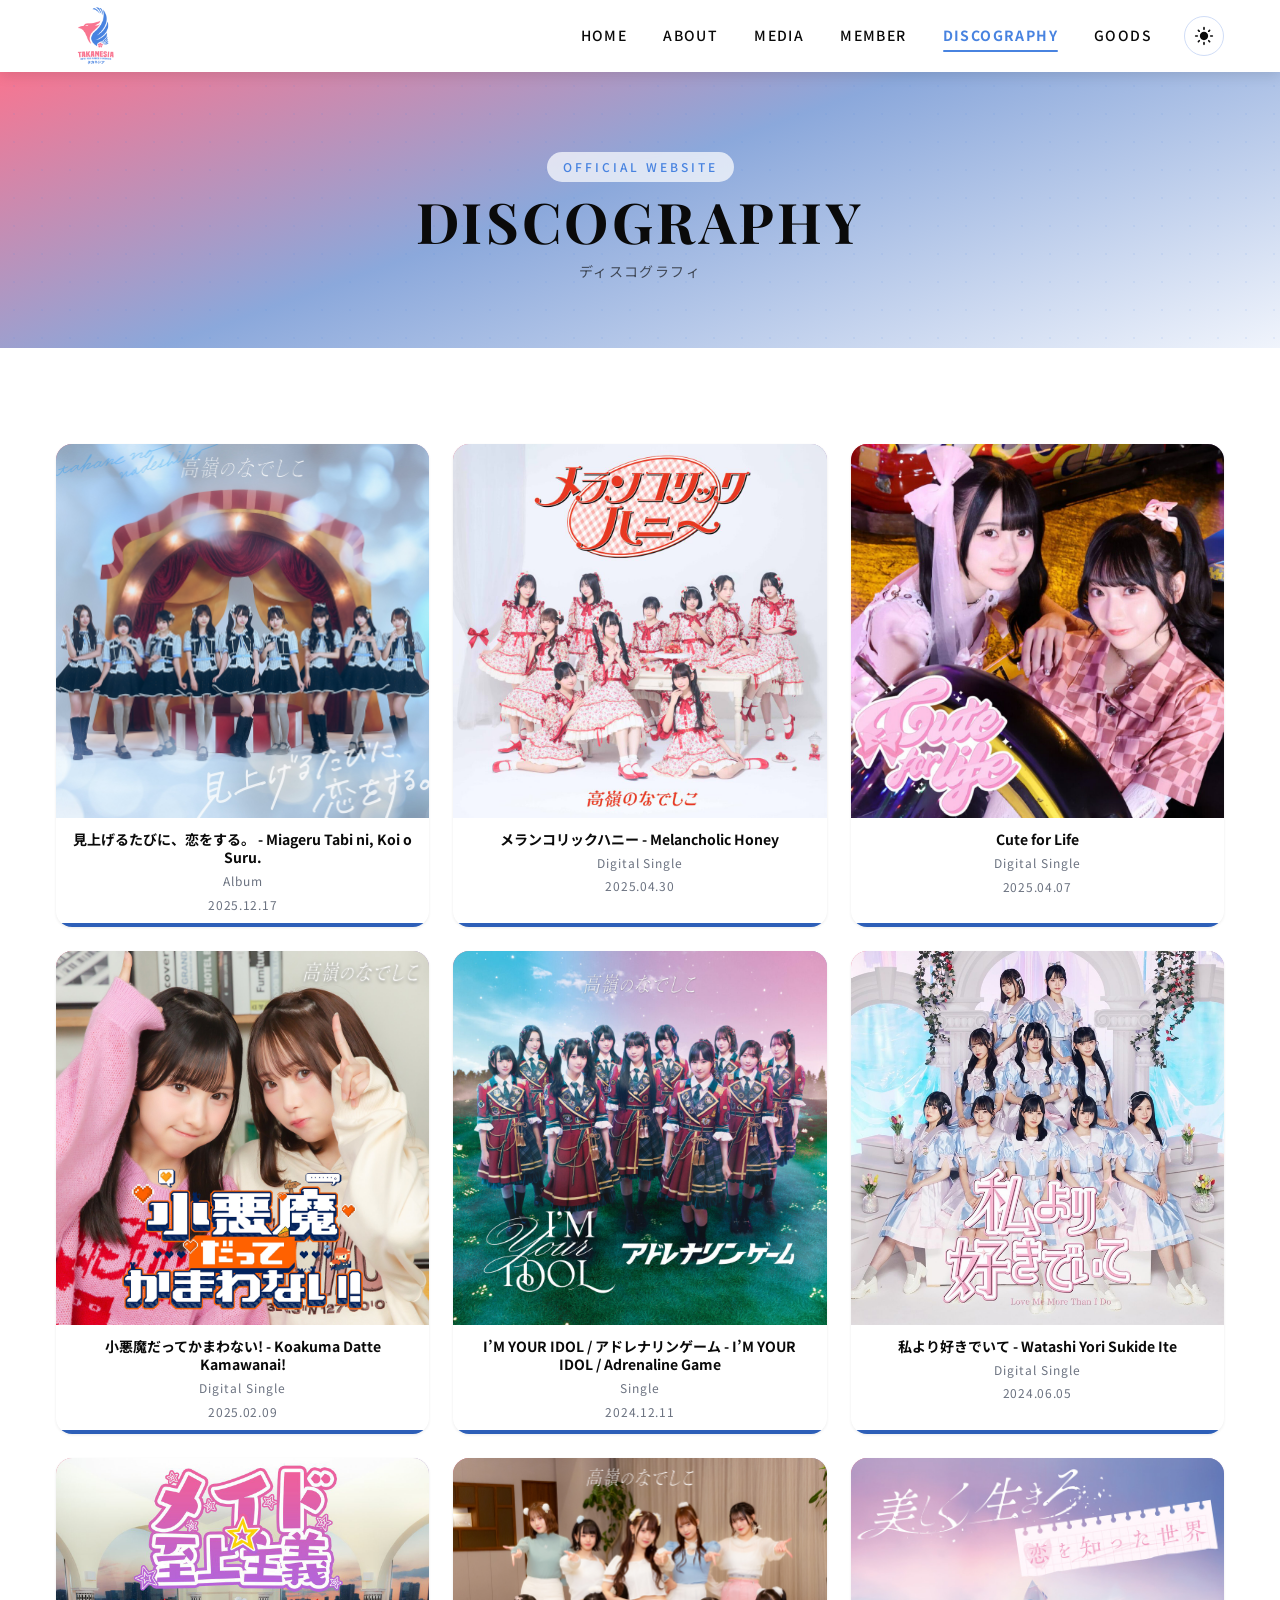
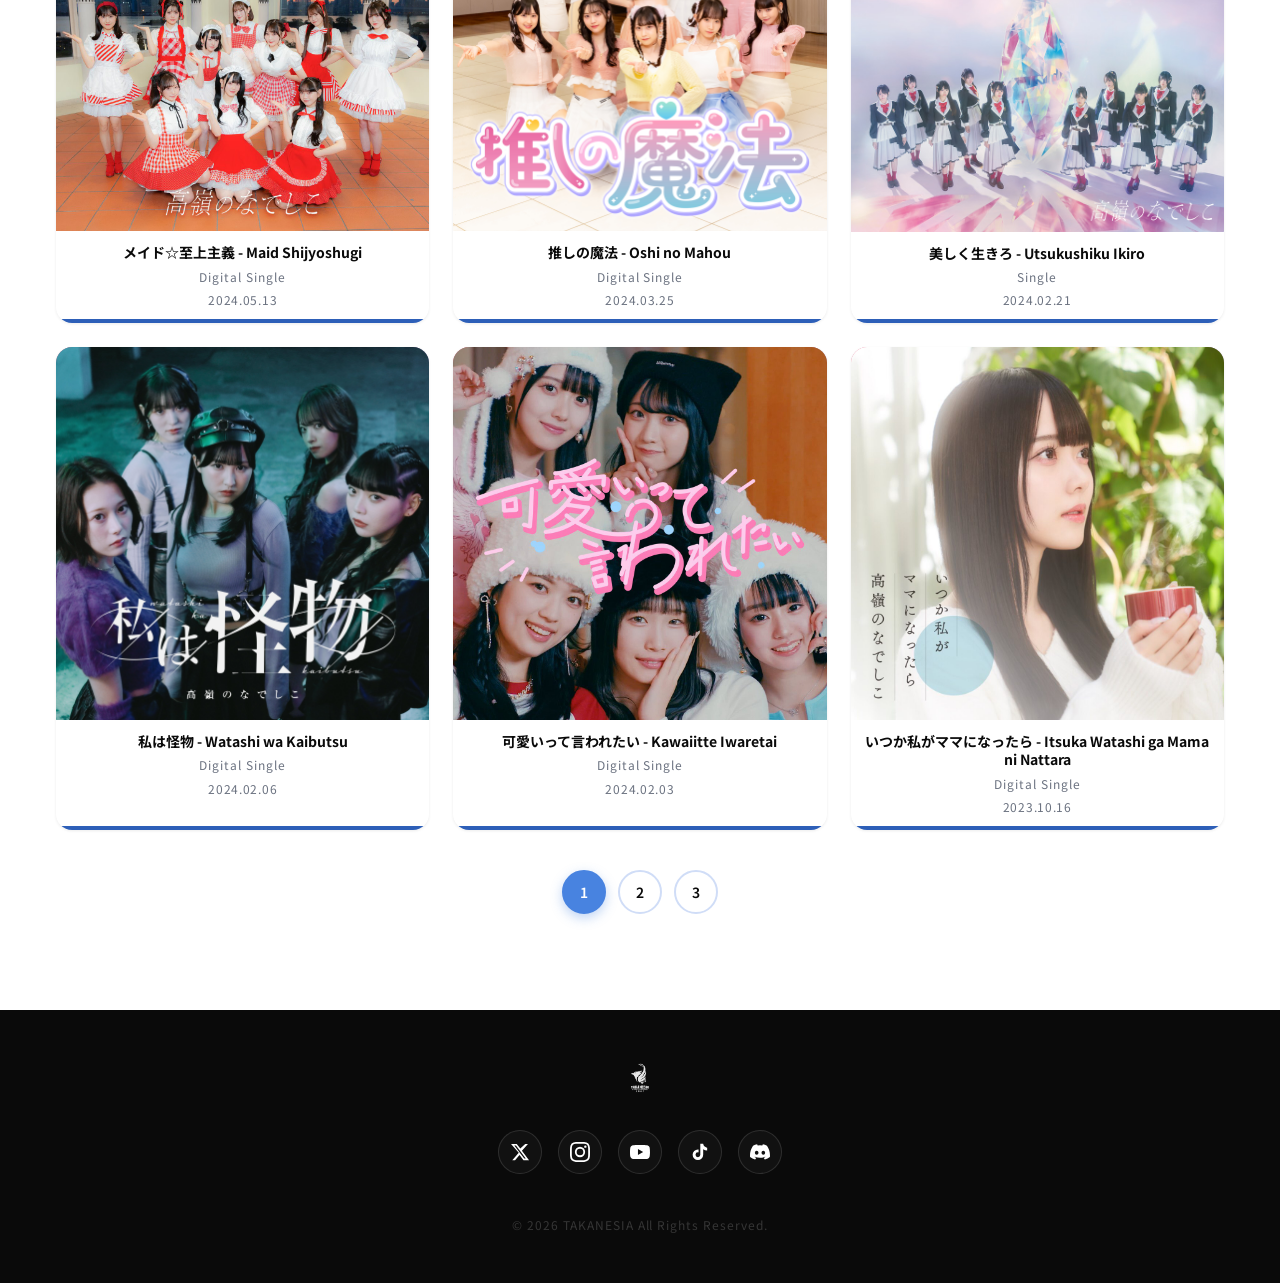
<file: src/discography.html>
<!DOCTYPE html>
<html lang="ja">

<head>
  <meta charset="UTF-8" />
  <link rel="icon" type="image/png" href="img/logo2.png" />
  <link rel="apple-touch-icon" href="img/logo2.png" />
  <meta name="viewport" content="width=device-width, initial-scale=1.0" />
  <meta name="description" content="Takanesia Website - Discography" />
  <title>DISCOGRAPHY | タカネシア</title>
  <link rel="preconnect" href="https://fonts.googleapis.com" />
  <link rel="preconnect" href="https://fonts.gstatic.com" crossorigin />
  <link
    href="https://fonts.googleapis.com/css2?family=Noto+Sans+JP:wght@300;400;500;700&family=Playfair+Display:ital,wght@0,400;0,700;1,400&display=swap"
    rel="stylesheet" />
  <link rel="stylesheet" href="style.css" />
</head>

<body>
  <header class="site-header site-header--scrolled" id="siteHeader" role="banner">
    <div class="header-inner">
      <a href="/" class="logo" aria-label="TAKANESIA WEBSITE">
        <img src="img/logo.png" alt="TAKANESIA LOGO" class="logo-img" />
      </a>
      <button class="theme-toggle" id="themeToggle" aria-label="Toggle Dark Mode">
        <svg class="sun-icon" viewBox="0 0 24 24" fill="currentColor" width="20" height="20">
          <path d="M12 7c-2.76 0-5 2.24-5 5s2.24 5 5 5 5-2.24 5-5-2.24-5-5-5zM2 13h2c.55 0 1-.45 1-1s-.45-1-1-1H2c-.55 0-1 .45-1 1s.45 1 1 1zm18 0h2c.55 0 1-.45 1-1s-.45-1-1-1h-2c-.55 0-1 .45-1 1s.45 1 1 1zM11 2v2c0 .55.45 1 1 1s1-.45 1-1V2c0-.55-.45-1-1-1s-1 .45-1 1zm0 18v2c0 .55.45 1 1 1s1-.45 1-1v-2c0-.55-.45-1-1-1s-1 .45-1 1zM5.99 4.58a.996.996 0 00-1.41 0 .996.996 0 000 1.41l1.06 1.06c.39.39 1.03.39 1.41 0s.39-1.03 0-1.41L5.99 4.58zm12.37 12.37a.996.996 0 00-1.41 0 .996.996 0 000 1.41l1.06 1.06c.39.39 1.03.39 1.41 0a.996.996 0 000-1.41l-1.06-1.06zm1.06-10.96a.996.996 0 000-1.41.996.996 0 00-1.41 0l-1.06 1.06c-.39.39-.39 1.03 0 1.41s1.03.39 1.41 0l1.06-1.06zM7.05 18.36a.996.996 0 000-1.41.996.996 0 00-1.41 0l-1.06 1.06c-.39.39-.39 1.03 0 1.41s1.03.39 1.41 0l1.06-1.06z"></path>
        </svg>
        <svg class="moon-icon" viewBox="0 0 24 24" fill="currentColor" width="20" height="20">
          <path d="M12.1 2.9c.3-.05.45.3.3.55a8.03 8.03 0 0011 11c.25-.15.6 0 .55.3a10.03 10.03 0 01-11.85 11.85c-.3.05-.45-.3-.3-.55a8.03 8.03 0 00-11-11c-.25.15-.6 0-.55-.3A10.03 10.03 0 0112.1 2.9z"></path>
        </svg>
      </button>
      <button class="hamburger" id="hamburgerBtn" aria-label="メニューを開く" aria-expanded="false" aria-controls="mainNav">
        <span></span><span></span><span></span>
      </button>
      <nav class="main-nav" id="mainNav" role="navigation" aria-label="メインナビゲーション">
        <ul class="nav-list" role="list">
          <li><a href="/" class="nav-link">HOME</a></li>
          <li><a href="about" class="nav-link">ABOUT</a></li>
          <li><a href="media" class="nav-link">MEDIA</a></li>
          <li><a href="member" class="nav-link">MEMBER</a></li>
          <li><a href="discography" class="nav-link nav-link--active">DISCOGRAPHY</a></li>
          <li><a href="https://www.instagram.com/takanesia.id/" class="nav-link" target="_blank"
              rel="noopener noreferrer">GOODS</a></li>
        </ul>
      </nav>
    </div>
  </header>

  <div class="page-hero">
    <div class="page-hero-content">
      <p class="page-hero-eyebrow">OFFICIAL WEBSITE</p>
      <h1 class="page-hero-title">DISCOGRAPHY</h1>
      <p class="page-hero-sub">ディスコグラフィ</p>
    </div>
  </div>

  <main id="mainContent" role="main">
    <section class="section disco-section" id="discography">
      <div class="disco-grid" id="discoTrack">
        <!-- Discography will be rendered here by main.js -->
      </div>
      <div class="disco-pagination" id="discoPagination">
        <!-- Pagination will be rendered here by main.js -->
      </div>
    </section>
  </main>

  <footer class="site-footer" role="contentinfo">
    <div class="footer-inner">
      <!-- [FOOTER LOGO] Small centered logo -->
      <div class="footer-logo">
        <img src="img/logo.png" alt="TAKANESIA LOGO" class="footer-logo-img" />
      </div>

      <!-- [SOCIAL LINKS] External social media links -->
      <div class="social-links" aria-label="SNSリンク">
        <!-- [SOCIAL LINK] Each anchor opens in a new tab -->
        <a href="https://x.com/TakanesiaID?s=20" class="social-link" aria-label="Twitter / X" target="_blank"
          rel="noopener noreferrer">
          <!-- SVG X (Twitter) icon -->
          <svg viewBox="0 0 24 24" fill="currentColor" aria-hidden="true" width="20" height="20">
            <path
              d="M18.244 2.25h3.308l-7.227 8.26 8.502 11.24H16.17l-4.714-6.231-5.401 6.231H2.746l7.73-8.835L1.254 2.25H8.08l4.253 5.622zm-1.161 17.52h1.833L7.084 4.126H5.117z" />
          </svg>
        </a>
        <a href="https://www.instagram.com/takanesia.id/" class="social-link" aria-label="Instagram" target="_blank"
          rel="noopener noreferrer">
          <!-- SVG Instagram icon -->
          <svg viewBox="0 0 24 24" fill="currentColor" aria-hidden="true" width="20" height="20">
            <path
              d="M12 2.163c3.204 0 3.584.012 4.85.07 3.252.148 4.771 1.691 4.919 4.919.058 1.265.069 1.645.069 4.849 0 3.205-.012 3.584-.069 4.849-.149 3.225-1.664 4.771-4.919 4.919-1.266.058-1.644.07-4.85.07-3.204 0-3.584-.012-4.849-.07-3.26-.149-4.771-1.699-4.919-4.92-.058-1.265-.07-1.644-.07-4.849 0-3.204.013-3.583.07-4.849.149-3.227 1.664-4.771 4.919-4.919 1.266-.057 1.645-.069 4.849-.069zM12 0C8.741 0 8.333.014 7.053.072 2.695.272.273 2.69.073 7.052.014 8.333 0 8.741 0 12c0 3.259.014 3.668.072 4.948.2 4.358 2.618 6.78 6.98 6.98C8.333 23.986 8.741 24 12 24c3.259 0 3.668-.014 4.948-.072 4.354-.2 6.782-2.618 6.979-6.98.059-1.28.073-1.689.073-4.948 0-3.259-.014-3.667-.072-4.947-.196-4.354-2.617-6.78-6.979-6.98C15.668.014 15.259 0 12 0zm0 5.838a6.162 6.162 0 100 12.324 6.162 6.162 0 000-12.324zM12 16a4 4 0 110-8 4 4 0 010 8zm6.406-11.845a1.44 1.44 0 100 2.881 1.44 1.44 0 000-2.881z" />
          </svg>
        </a>
        <a href="https://www.youtube.com/@TakanesiaID" class="social-link" aria-label="YouTube" target="_blank"
          rel="noopener noreferrer">
          <!-- SVG YouTube icon -->
          <svg viewBox="0 0 24 24" fill="currentColor" aria-hidden="true" width="20" height="20">
            <path
              d="M23.498 6.186a3.016 3.016 0 00-2.122-2.136C19.505 3.545 12 3.545 12 3.545s-7.505 0-9.377.505A3.017 3.017 0 00.502 6.186C0 8.07 0 12 0 12s0 3.93.502 5.814a3.016 3.016 0 002.122 2.136c1.871.505 9.376.505 9.376.505s7.505 0 9.377-.505a3.015 3.015 0 002.122-2.136C24 15.93 24 12 24 12s0-3.93-.502-5.814zM9.545 15.568V8.432L15.818 12l-6.273 3.568z" />
          </svg>
        </a>
        <a href="https://www.tiktok.com/@takanesia.id" class="social-link" aria-label="TikTok" target="_blank"
          rel="noopener noreferrer">
          <!-- SVG TikTok icon -->
          <svg viewBox="0 0 24 24" fill="currentColor" aria-hidden="true" width="20" height="20">
            <path
              d="M19.59 6.69a4.83 4.83 0 01-3.77-4.25V2h-3.45v13.67a2.89 2.89 0 01-2.88 2.5 2.89 2.89 0 01-2.89-2.89 2.89 2.89 0 012.89-2.89c.28 0 .54.04.79.1V9.01a6.33 6.33 0 00-.79-.05 6.34 6.34 0 00-6.34 6.34 6.34 6.34 0 006.34 6.34 6.34 6.34 0 006.33-6.34V8.69a8.18 8.18 0 004.78 1.52V6.76a4.85 4.85 0 01-1.01-.07z" />
          </svg>
        </a>
        <a href="https://discord.gg/GqVKP88ysm" class="social-link" aria-label="Discord" target="_blank"
          rel="noopener noreferrer">
          <!-- SVG Discord icon -->
          <svg viewBox="0 0 16 16" fill="currentColor" aria-hidden="true" width="20" height="20">
            <path
              d="M13.545 2.907a13.2 13.2 0 0 0-3.257-1.011.05.05 0 0 0-.052.025c-.141.25-.297.577-.406.833a12.2 12.2 0 0 0-3.658 0 8 8 0 0 0-.412-.833.05.05 0 0 0-.052-.025c-1.125.194-2.22.534-3.257 1.011a.04.04 0 0 0-.021.018C.356 6.024-.213 9.047.066 12.032q.003.022.021.037a13.3 13.3 0 0 0 3.995 2.02.05.05 0 0 0 .056-.019q.463-.63.818-1.329a.05.05 0 0 0-.01-.059l-.018-.011a9 9 0 0 1-1.248-.595.05.05 0 0 1-.02-.066l.015-.019q.127-.095.248-.195a.05.05 0 0 1 .051-.007c2.619 1.196 5.454 1.196 8.041 0a.05.05 0 0 1 .053.007q.121.1.248.195a.05.05 0 0 1-.004.085 8 8 0 0 1-1.249.594.05.05 0 0 0-.03.03.05.05 0 0 0 .003.041c.24.465.515.909.817 1.329a.05.05 0 0 0 .056.019 13.2 13.2 0 0 0 4.001-2.02.05.05 0 0 0 .021-.037c.334-3.451-.559-6.449-2.366-9.106a.03.03 0 0 0-.02-.019m-8.198 7.307c-.789 0-1.438-.724-1.438-1.612s.637-1.613 1.438-1.613c.807 0 1.45.73 1.438 1.613 0 .888-.637 1.612-1.438 1.612m5.316 0c-.788 0-1.438-.724-1.438-1.612s.637-1.613 1.438-1.613c.807 0 1.451.73 1.438 1.613 0 .888-.631 1.612-1.438 1.612" />
          </svg>
        </a>
      </div>

      <!-- [COPYRIGHT] Legal copyright notice -->
      <p class="copyright">&copy; 2026 TAKANESIA All Rights Reserved.</p>
    </div><!-- /.footer-inner -->
  </footer>

  <script src="main.js"></script>
</body>

</html>
</file>
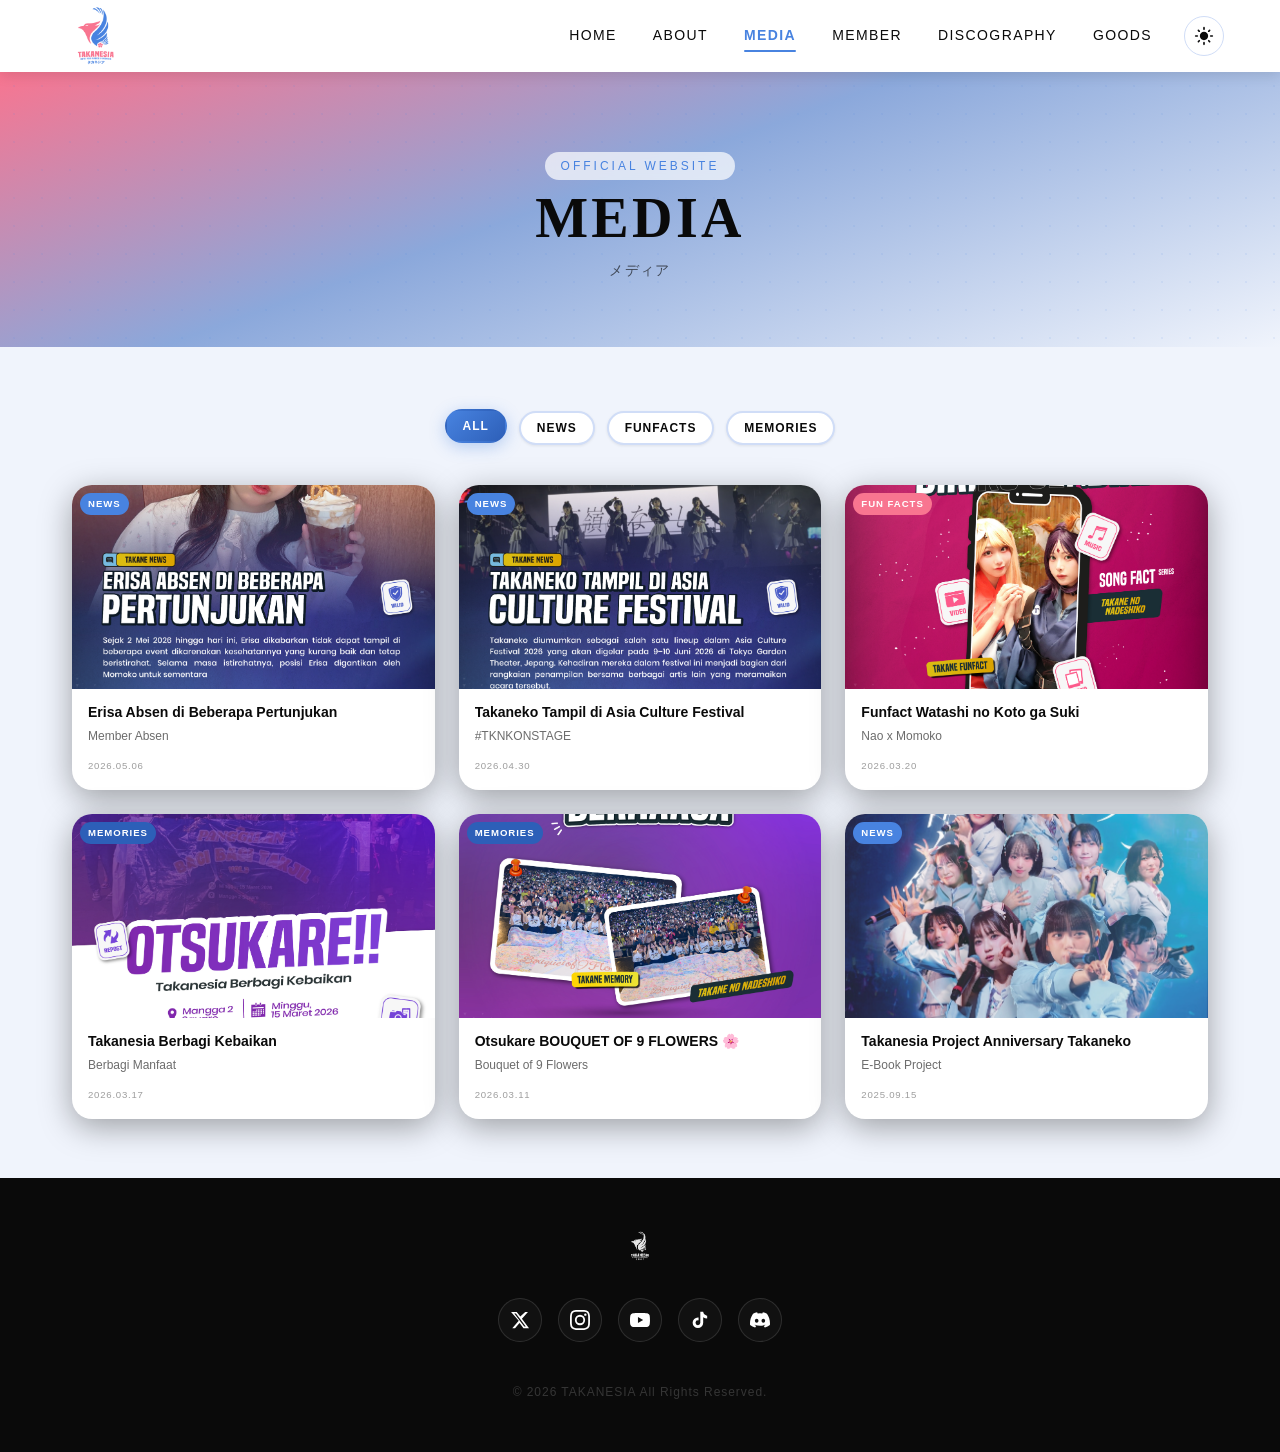
<file: src/media.html>
<!DOCTYPE html>
<html lang="ja">

<head>
  <meta charset="UTF-8">
  <!-- [FAVICON] Browser tab icon � change href to your logo file path -->
  <link rel="icon" type="image/png" href="img/logo2.png" />
  <link rel="apple-touch-icon" href="img/logo2.png" />
  <meta name="viewport" content="width=device-width, initial-scale=1.0">
  <title>MEDIA | タカネシア</title>
  <link rel="stylesheet" href="style.css">
</head>

<body class="light-mode">
  <!-- [SITE HEADER] Same as other pages -->
  <header class="site-header site-header--scrolled" id="siteHeader" role="banner">
    <div class="header-inner">
      <a href="/" class="logo" aria-label="TAKANESIA WEBSITE">
        <img src="img/logo.png" alt="TAKANESIA LOGO" class="logo-img" />
      </a>
      <button class="theme-toggle" id="themeToggle" aria-label="Toggle Dark Mode">
        <svg class="sun-icon" viewBox="0 0 24 24" fill="currentColor" width="20" height="20">
          <path
            d="M12 7c-2.76 0-5 2.24-5 5s2.24 5 5 5 5-2.24 5-5-2.24-5-5-5zM2 13h2c.55 0 1-.45 1-1s-.45-1-1-1H2c-.55 0-1 .45-1 1s.45 1 1 1zm18 0h2c.55 0 1-.45 1-1s-.45-1-1-1h-2c-.55 0-1 .45-1 1s.45 1 1 1zM11 2v2c0 .55.45 1 1 1s1-.45 1-1V2c0-.55-.45-1-1-1s-1 .45-1 1zm0 18v2c0 .55.45 1 1 1s1-.45 1-1v-2c0-.55-.45-1-1-1s-1 .45-1 1zM5.99 4.58a.996.996 0 00-1.41 0 .996.996 0 000 1.41l1.06 1.06c.39.39 1.03.39 1.41 0s.39-1.03 0-1.41L5.99 4.58zm12.37 12.37a.996.996 0 00-1.41 0 .996.996 0 000 1.41l1.06 1.06c.39.39 1.03.39 1.41 0a.996.996 0 000-1.41l-1.06-1.06zm1.06-10.96a.996.996 0 000-1.41.996.996 0 00-1.41 0l-1.06 1.06c-.39.39-.39 1.03 0 1.41s1.03.39 1.41 0l1.06-1.06zM7.05 18.36a.996.996 0 000-1.41.996.996 0 00-1.41 0l-1.06 1.06c-.39.39-.39 1.03 0 1.41s1.03.39 1.41 0l1.06-1.06z">
          </path>
        </svg>
        <svg class="moon-icon" viewBox="0 0 24 24" fill="currentColor" width="20" height="20">
          <path
            d="M12.1 2.9c.3-.05.45.3.3.55a8.03 8.03 0 0011 11c.25-.15.6 0 .55.3a10.03 10.03 0 01-11.85 11.85c-.3.05-.45-.3-.3-.55a8.03 8.03 0 00-11-11c-.25.15-.6 0-.55-.3A10.03 10.03 0 0112.1 2.9z">
          </path>
        </svg>
      </button>
      <button class="hamburger" id="hamburgerBtn" aria-label="Open Menu" aria-expanded="false" aria-controls="mainNav">
        <span></span><span></span><span></span>
      </button>
      <nav class="main-nav" id="mainNav" role="navigation" aria-label="MAIN NAV">
        <ul class="nav-list" role="list">
          <li><a href="/" class="nav-link">HOME</a></li>
          <li><a href="about" class="nav-link">ABOUT</a></li>
          <li><a href="media" class="nav-link nav-link--active">MEDIA</a></li>
          <li><a href="member" class="nav-link">MEMBER</a></li>
          <li><a href="discography" class="nav-link">DISCOGRAPHY</a></li>
          <li><a href="https://www.instagram.com/takanesia.id/" class="nav-link" target="_blank"
              rel="noopener noreferrer">GOODS</a></li>
        </ul>
      </nav>
    </div>
  </header>

  <main>
    <!-- [PAGE HERO] Compact header for the media page -->
    <section class="page-hero">
      <div class="page-hero-content">
        <span class="page-hero-eyebrow">OFFICIAL WEBSITE</span>
        <h1 class="page-hero-title">MEDIA</h1>
        <p class="page-hero-sub">メディア</p>
      </div>
    </section>

    <!-- [MEDIA SECTION] News and updates -->
    <section class="media-section section-padding">
      <div class="container">
        <!-- [MEDIA TABS] Filter items by category -->
        <div class="media-tabs" role="tablist" aria-label="メディアカテゴリー">
          <button class="media-tab media-tab--active" role="tab" aria-selected="true" data-category="all">ALL</button>
          <button class="media-tab" role="tab" aria-selected="false" data-category="news">NEWS</button>
          <button class="media-tab" role="tab" aria-selected="false" data-category="funfacts">FUNFACTS</button>
          <button class="media-tab" role="tab" aria-selected="false" data-category="memories">MEMORIES</button>
        </div>

        <!-- [MEDIA GRID] Container for news cards -->
        <div class="media-grid" id="mediaGrid">
          <!-- Content is injected by renderMedia() in main.js -->
        </div>

        <!-- [MEDIA MORE] Optional load more button -->
        <div class="media-more">
          <button class="btn btn--primary" id="loadMoreMedia">Read More</button>
        </div>
        </br>
      </div>
    </section>


  </main>

  <!-- [SITE FOOTER] Updated premium structure -->
  <footer class="site-footer" role="contentinfo">
    <div class="footer-inner">
      <!-- [FOOTER LOGO] Small centered logo -->
      <div class="footer-logo">
        <img src="img/logo.png" alt="TAKANESIA LOGO" class="footer-logo-img" />
      </div>

      <!-- [SOCIAL LINKS] External social media links -->
      <div class="social-links" aria-label="SNSリンク">
        <!-- [SOCIAL LINK] Each anchor opens in a new tab -->
        <a href="https://x.com/TakanesiaID?s=20" class="social-link" aria-label="Twitter / X" target="_blank"
          rel="noopener noreferrer">
          <!-- SVG X (Twitter) icon -->
          <svg viewBox="0 0 24 24" fill="currentColor" aria-hidden="true" width="20" height="20">
            <path
              d="M18.244 2.25h3.308l-7.227 8.26 8.502 11.24H16.17l-4.714-6.231-5.401 6.231H2.746l7.73-8.835L1.254 2.25H8.08l4.253 5.622zm-1.161 17.52h1.833L7.084 4.126H5.117z" />
          </svg>
        </a>
        <a href="https://www.instagram.com/takanesia.id/" class="social-link" aria-label="Instagram" target="_blank"
          rel="noopener noreferrer">
          <!-- SVG Instagram icon -->
          <svg viewBox="0 0 24 24" fill="currentColor" aria-hidden="true" width="20" height="20">
            <path
              d="M12 2.163c3.204 0 3.584.012 4.85.07 3.252.148 4.771 1.691 4.919 4.919.058 1.265.069 1.645.069 4.849 0 3.205-.012 3.584-.069 4.849-.149 3.225-1.664 4.771-4.919 4.919-1.266.058-1.644.07-4.85.07-3.204 0-3.584-.012-4.849-.07-3.26-.149-4.771-1.699-4.919-4.92-.058-1.265-.07-1.644-.07-4.849 0-3.204.013-3.583.07-4.849.149-3.227 1.664-4.771 4.919-4.919 1.266-.057 1.645-.069 4.849-.069zM12 0C8.741 0 8.333.014 7.053.072 2.695.272.273 2.69.073 7.052.014 8.333 0 8.741 0 12c0 3.259.014 3.668.072 4.948.2 4.358 2.618 6.78 6.98 6.98C8.333 23.986 8.741 24 12 24c3.259 0 3.668-.014 4.948-.072 4.354-.2 6.782-2.618 6.979-6.98.059-1.28.073-1.689.073-4.948 0-3.259-.014-3.667-.072-4.947-.196-4.354-2.617-6.78-6.979-6.98C15.668.014 15.259 0 12 0zm0 5.838a6.162 6.162 0 100 12.324 6.162 6.162 0 000-12.324zM12 16a4 4 0 110-8 4 4 0 010 8zm6.406-11.845a1.44 1.44 0 100 2.881 1.44 1.44 0 000-2.881z" />
          </svg>
        </a>
        <a href="https://www.youtube.com/@TakanesiaID" class="social-link" aria-label="YouTube" target="_blank"
          rel="noopener noreferrer">
          <!-- SVG YouTube icon -->
          <svg viewBox="0 0 24 24" fill="currentColor" aria-hidden="true" width="20" height="20">
            <path
              d="M23.498 6.186a3.016 3.016 0 00-2.122-2.136C19.505 3.545 12 3.545 12 3.545s-7.505 0-9.377.505A3.017 3.017 0 00.502 6.186C0 8.07 0 12 0 12s0 3.93.502 5.814a3.016 3.016 0 002.122 2.136c1.871.505 9.376.505 9.376.505s7.505 0 9.377-.505a3.015 3.015 0 002.122-2.136C24 15.93 24 12 24 12s0-3.93-.502-5.814zM9.545 15.568V8.432L15.818 12l-6.273 3.568z" />
          </svg>
        </a>
        <a href="https://www.tiktok.com/@takanesia.id" class="social-link" aria-label="TikTok" target="_blank"
          rel="noopener noreferrer">
          <!-- SVG TikTok icon -->
          <svg viewBox="0 0 24 24" fill="currentColor" aria-hidden="true" width="20" height="20">
            <path
              d="M19.59 6.69a4.83 4.83 0 01-3.77-4.25V2h-3.45v13.67a2.89 2.89 0 01-2.88 2.5 2.89 2.89 0 01-2.89-2.89 2.89 2.89 0 012.89-2.89c.28 0 .54.04.79.1V9.01a6.33 6.33 0 00-.79-.05 6.34 6.34 0 00-6.34 6.34 6.34 6.34 0 006.34 6.34 6.34 6.34 0 006.33-6.34V8.69a8.18 8.18 0 004.78 1.52V6.76a4.85 4.85 0 01-1.01-.07z" />
          </svg>
        </a>
        <a href="https://discord.gg/GqVKP88ysm" class="social-link" aria-label="Discord" target="_blank"
          rel="noopener noreferrer">
          <!-- SVG Discord icon -->
          <svg viewBox="0 0 16 16" fill="currentColor" aria-hidden="true" width="20" height="20">
            <path
              d="M13.545 2.907a13.2 13.2 0 0 0-3.257-1.011.05.05 0 0 0-.052.025c-.141.25-.297.577-.406.833a12.2 12.2 0 0 0-3.658 0 8 8 0 0 0-.412-.833.05.05 0 0 0-.052-.025c-1.125.194-2.22.534-3.257 1.011a.04.04 0 0 0-.021.018C.356 6.024-.213 9.047.066 12.032q.003.022.021.037a13.3 13.3 0 0 0 3.995 2.02.05.05 0 0 0 .056-.019q.463-.63.818-1.329a.05.05 0 0 0-.01-.059l-.018-.011a9 9 0 0 1-1.248-.595.05.05 0 0 1-.02-.066l.015-.019q.127-.095.248-.195a.05.05 0 0 1 .051-.007c2.619 1.196 5.454 1.196 8.041 0a.05.05 0 0 1 .053.007q.121.1.248.195a.05.05 0 0 1-.004.085 8 8 0 0 1-1.249.594.05.05 0 0 0-.03.03.05.05 0 0 0 .003.041c.24.465.515.909.817 1.329a.05.05 0 0 0 .056.019 13.2 13.2 0 0 0 4.001-2.02.05.05 0 0 0 .021-.037c.334-3.451-.559-6.449-2.366-9.106a.03.03 0 0 0-.02-.019m-8.198 7.307c-.789 0-1.438-.724-1.438-1.612s.637-1.613 1.438-1.613c.807 0 1.45.73 1.438 1.613 0 .888-.637 1.612-1.438 1.612m5.316 0c-.788 0-1.438-.724-1.438-1.612s.637-1.613 1.438-1.613c.807 0 1.451.73 1.438 1.613 0 .888-.631 1.612-1.438 1.612" />
          </svg>
        </a>
      </div>

      <!-- [COPYRIGHT] Legal copyright notice -->
      <p class="copyright">&copy; 2026 TAKANESIA All Rights Reserved.</p>
    </div><!-- /.footer-inner -->
  </footer>

  <button class="back-to-top" id="backToTop" aria-label="ページトップへ戻る" hidden>&#8593;</button>

  <!-- ============================================================
       MEDIA MODAL
       Shown when a media card is clicked.
       ============================================================ -->
  <div class="member-modal-overlay" id="mediaModal" role="dialog" aria-modal="true" aria-label="ニュース詳細">
    <!-- [MODAL CONTENT BOX] The white popup panel -->
    <div class="member-modal-box" id="mediaModalContent">
      <!-- Content is injected by openMediaModal() in main.js -->
    </div>
  </div>

  <script src="main.js"></script>
</body>

</html>
</file>
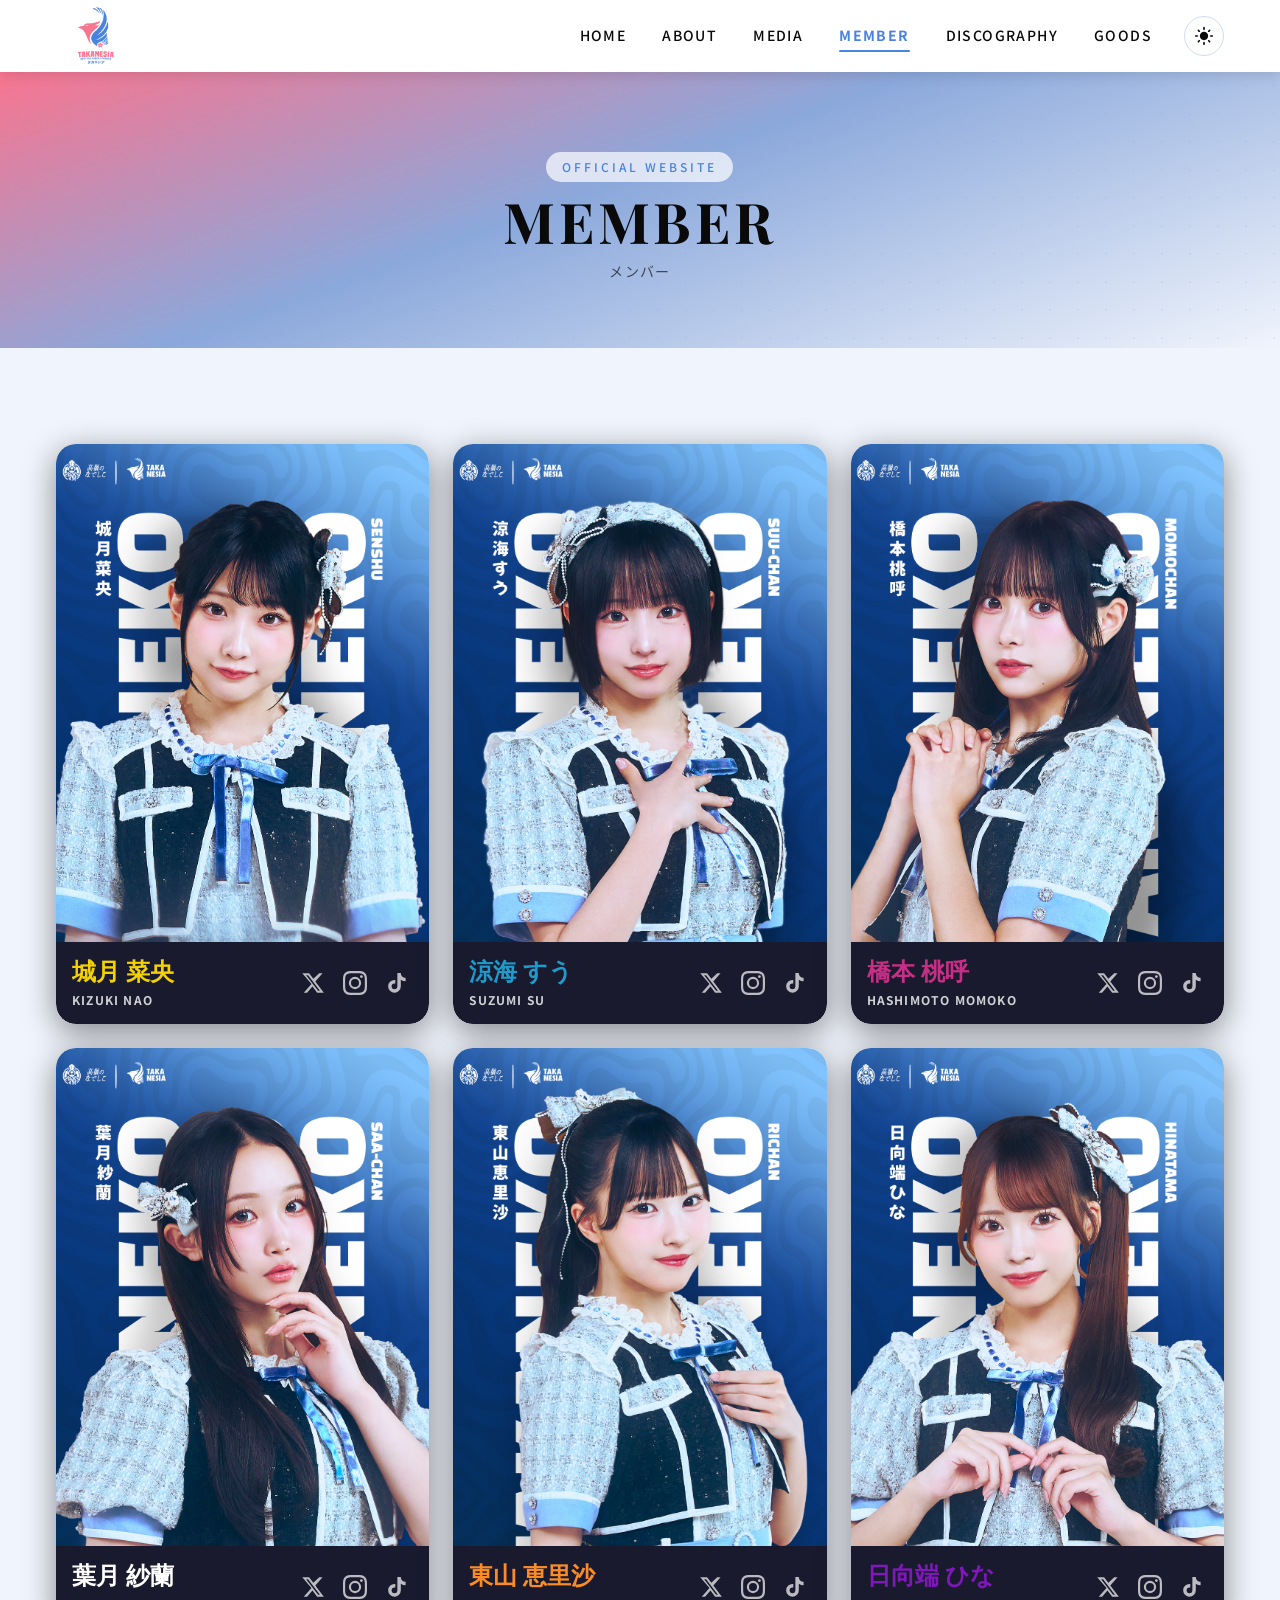
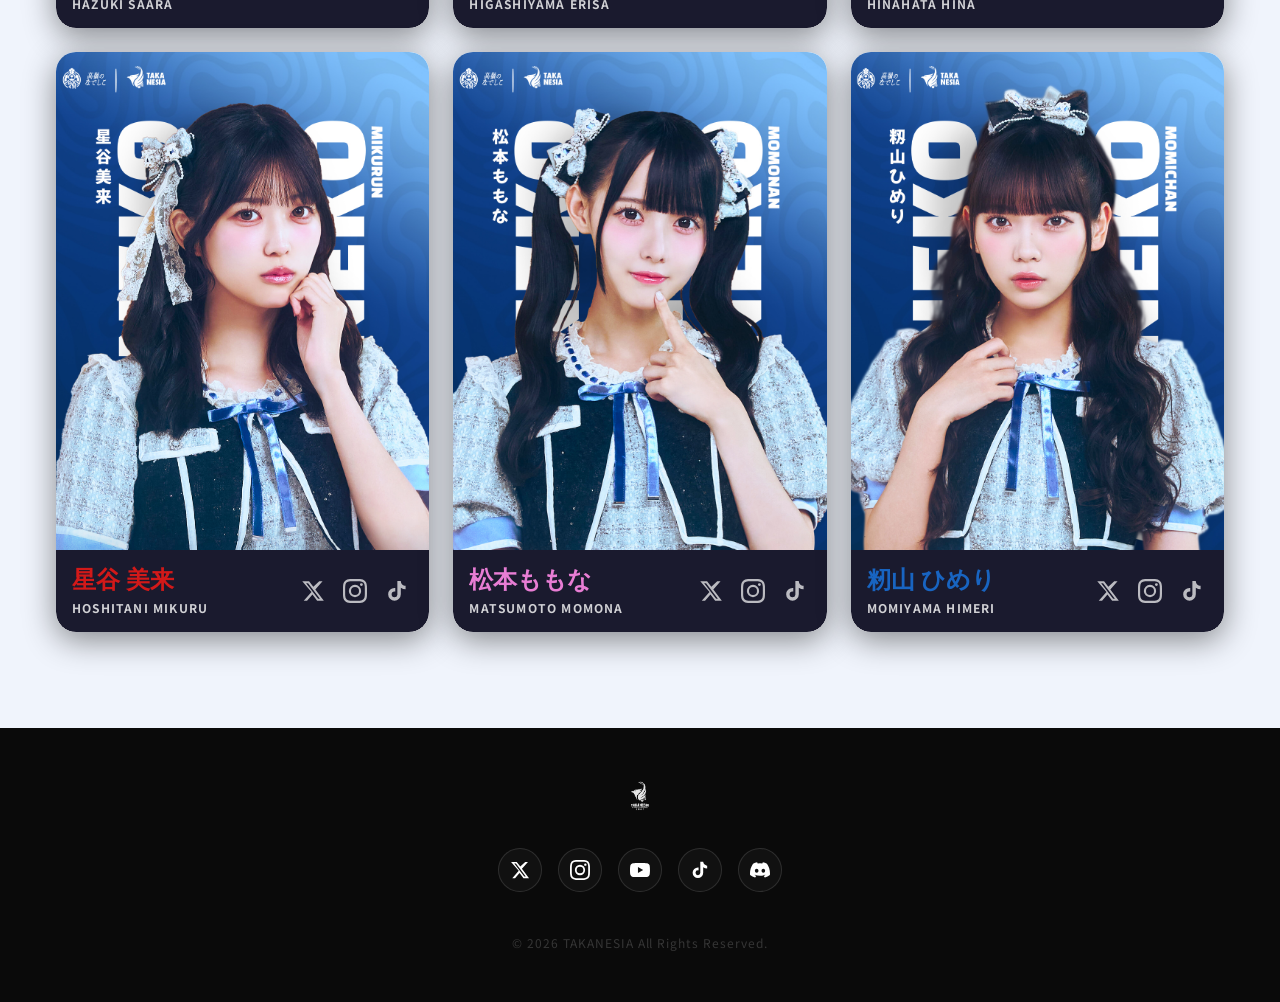
<file: src/member.html>
<!DOCTYPE html>
<html lang="ja">

<head>
  <meta charset="UTF-8" />
  <link rel="icon" type="image/png" href="img/logo2.png" />
  <link rel="apple-touch-icon" href="img/logo2.png" />
  <meta name="viewport" content="width=device-width, initial-scale=1.0" />
  <meta name="description" content="Takanesia Website - Members" />
  <title>MEMBER | タカネシア</title>
  <link rel="preconnect" href="https://fonts.googleapis.com" />
  <link rel="preconnect" href="https://fonts.gstatic.com" crossorigin />
  <link
    href="https://fonts.googleapis.com/css2?family=Noto+Sans+JP:wght@300;400;500;700&family=Playfair+Display:ital,wght@0,400;0,700;1,400&display=swap"
    rel="stylesheet" />
  <link rel="stylesheet" href="style.css" />
</head>

<body>
  <header class="site-header site-header--scrolled" id="siteHeader" role="banner">
    <div class="header-inner">
      <a href="/" class="logo" aria-label="TAKANESIA WEBSITE">
        <img src="img/logo.png" alt="TAKANESIA LOGO" class="logo-img" />
      </a>
      <button class="theme-toggle" id="themeToggle" aria-label="Toggle Dark Mode">
        <svg class="sun-icon" viewBox="0 0 24 24" fill="currentColor" width="20" height="20">
          <path d="M12 7c-2.76 0-5 2.24-5 5s2.24 5 5 5 5-2.24 5-5-2.24-5-5-5zM2 13h2c.55 0 1-.45 1-1s-.45-1-1-1H2c-.55 0-1 .45-1 1s.45 1 1 1zm18 0h2c.55 0 1-.45 1-1s-.45-1-1-1h-2c-.55 0-1 .45-1 1s.45 1 1 1zM11 2v2c0 .55.45 1 1 1s1-.45 1-1V2c0-.55-.45-1-1-1s-1 .45-1 1zm0 18v2c0 .55.45 1 1 1s1-.45 1-1v-2c0-.55-.45-1-1-1s-1 .45-1 1zM5.99 4.58a.996.996 0 00-1.41 0 .996.996 0 000 1.41l1.06 1.06c.39.39 1.03.39 1.41 0s.39-1.03 0-1.41L5.99 4.58zm12.37 12.37a.996.996 0 00-1.41 0 .996.996 0 000 1.41l1.06 1.06c.39.39 1.03.39 1.41 0a.996.996 0 000-1.41l-1.06-1.06zm1.06-10.96a.996.996 0 000-1.41.996.996 0 00-1.41 0l-1.06 1.06c-.39.39-.39 1.03 0 1.41s1.03.39 1.41 0l1.06-1.06zM7.05 18.36a.996.996 0 000-1.41.996.996 0 00-1.41 0l-1.06 1.06c-.39.39-.39 1.03 0 1.41s1.03.39 1.41 0l1.06-1.06z"></path>
        </svg>
        <svg class="moon-icon" viewBox="0 0 24 24" fill="currentColor" width="20" height="20">
          <path d="M12.1 2.9c.3-.05.45.3.3.55a8.03 8.03 0 0011 11c.25-.15.6 0 .55.3a10.03 10.03 0 01-11.85 11.85c-.3.05-.45-.3-.3-.55a8.03 8.03 0 00-11-11c-.25.15-.6 0-.55-.3A10.03 10.03 0 0112.1 2.9z"></path>
        </svg>
      </button>
      <button class="hamburger" id="hamburgerBtn" aria-label="メニューを開く" aria-expanded="false" aria-controls="mainNav">
        <span></span><span></span><span></span>
      </button>
      <nav class="main-nav" id="mainNav" role="navigation" aria-label="メインナビゲーション">
        <ul class="nav-list" role="list">
          <li><a href="/" class="nav-link">HOME</a></li>
          <li><a href="about" class="nav-link">ABOUT</a></li>
          <li><a href="media" class="nav-link">MEDIA</a></li>
          <li><a href="member" class="nav-link nav-link--active">MEMBER</a></li>
          <li><a href="discography" class="nav-link">DISCOGRAPHY</a></li>
          <li><a href="https://www.instagram.com/takanesia.id/" class="nav-link" target="_blank"
              rel="noopener noreferrer">GOODS</a></li>
        </ul>
      </nav>
    </div>
  </header>

  <div class="page-hero">
    <div class="page-hero-content">
      <p class="page-hero-eyebrow">OFFICIAL WEBSITE</p>
      <h1 class="page-hero-title">MEMBER</h1>
      <p class="page-hero-sub">メンバー</p>
    </div>
  </div>

  <main id="mainContent" role="main">
    <section class="section member-section">
      <div class="member-grid" id="memberGrid">
        <!-- Members will be rendered here by main.js -->
      </div>
    </section>

    <!-- ============================================================
         MEMBER MODAL
         Shown when a member card is clicked.
         ============================================================ -->
    <div class="member-modal-overlay" id="memberModal" role="dialog" aria-modal="true" aria-label="Member Details">
      <!-- [MODAL CONTENT BOX] The white popup panel -->
      <div class="member-modal-box" id="memberModalContent">
        <!-- Content is injected by openMemberModal() in main.js -->
      </div>
    </div>
  </main>

  <footer class="site-footer" role="contentinfo">
    <div class="footer-inner">
      <!-- [FOOTER LOGO] Small centered logo -->
      <div class="footer-logo">
        <img src="img/logo.png" alt="TAKANESIA LOGO" class="footer-logo-img" />
      </div>

      <!-- [SOCIAL LINKS] External social media links -->
      <div class="social-links" aria-label="SNSリンク">
        <!-- [SOCIAL LINK] Each anchor opens in a new tab -->
        <a href="https://x.com/TakanesiaID?s=20" class="social-link" aria-label="Twitter / X" target="_blank"
          rel="noopener noreferrer">
          <!-- SVG X (Twitter) icon -->
          <svg viewBox="0 0 24 24" fill="currentColor" aria-hidden="true" width="20" height="20">
            <path
              d="M18.244 2.25h3.308l-7.227 8.26 8.502 11.24H16.17l-4.714-6.231-5.401 6.231H2.746l7.73-8.835L1.254 2.25H8.08l4.253 5.622zm-1.161 17.52h1.833L7.084 4.126H5.117z" />
          </svg>
        </a>
        <a href="https://www.instagram.com/takanesia.id/" class="social-link" aria-label="Instagram" target="_blank"
          rel="noopener noreferrer">
          <!-- SVG Instagram icon -->
          <svg viewBox="0 0 24 24" fill="currentColor" aria-hidden="true" width="20" height="20">
            <path
              d="M12 2.163c3.204 0 3.584.012 4.85.07 3.252.148 4.771 1.691 4.919 4.919.058 1.265.069 1.645.069 4.849 0 3.205-.012 3.584-.069 4.849-.149 3.225-1.664 4.771-4.919 4.919-1.266.058-1.644.07-4.85.07-3.204 0-3.584-.012-4.849-.07-3.26-.149-4.771-1.699-4.919-4.92-.058-1.265-.07-1.644-.07-4.849 0-3.204.013-3.583.07-4.849.149-3.227 1.664-4.771 4.919-4.919 1.266-.057 1.645-.069 4.849-.069zM12 0C8.741 0 8.333.014 7.053.072 2.695.272.273 2.69.073 7.052.014 8.333 0 8.741 0 12c0 3.259.014 3.668.072 4.948.2 4.358 2.618 6.78 6.98 6.98C8.333 23.986 8.741 24 12 24c3.259 0 3.668-.014 4.948-.072 4.354-.2 6.782-2.618 6.979-6.98.059-1.28.073-1.689.073-4.948 0-3.259-.014-3.667-.072-4.947-.196-4.354-2.617-6.78-6.979-6.98C15.668.014 15.259 0 12 0zm0 5.838a6.162 6.162 0 100 12.324 6.162 6.162 0 000-12.324zM12 16a4 4 0 110-8 4 4 0 010 8zm6.406-11.845a1.44 1.44 0 100 2.881 1.44 1.44 0 000-2.881z" />
          </svg>
        </a>
        <a href="https://www.youtube.com/@TakanesiaID" class="social-link" aria-label="YouTube" target="_blank"
          rel="noopener noreferrer">
          <!-- SVG YouTube icon -->
          <svg viewBox="0 0 24 24" fill="currentColor" aria-hidden="true" width="20" height="20">
            <path
              d="M23.498 6.186a3.016 3.016 0 00-2.122-2.136C19.505 3.545 12 3.545 12 3.545s-7.505 0-9.377.505A3.017 3.017 0 00.502 6.186C0 8.07 0 12 0 12s0 3.93.502 5.814a3.016 3.016 0 002.122 2.136c1.871.505 9.376.505 9.376.505s7.505 0 9.377-.505a3.015 3.015 0 002.122-2.136C24 15.93 24 12 24 12s0-3.93-.502-5.814zM9.545 15.568V8.432L15.818 12l-6.273 3.568z" />
          </svg>
        </a>
        <a href="https://www.tiktok.com/@takanesia.id" class="social-link" aria-label="TikTok" target="_blank"
          rel="noopener noreferrer">
          <!-- SVG TikTok icon -->
          <svg viewBox="0 0 24 24" fill="currentColor" aria-hidden="true" width="20" height="20">
            <path
              d="M19.59 6.69a4.83 4.83 0 01-3.77-4.25V2h-3.45v13.67a2.89 2.89 0 01-2.88 2.5 2.89 2.89 0 01-2.89-2.89 2.89 2.89 0 012.89-2.89c.28 0 .54.04.79.1V9.01a6.33 6.33 0 00-.79-.05 6.34 6.34 0 00-6.34 6.34 6.34 6.34 0 006.34 6.34 6.34 6.34 0 006.33-6.34V8.69a8.18 8.18 0 004.78 1.52V6.76a4.85 4.85 0 01-1.01-.07z" />
          </svg>
        </a>
        <a href="https://discord.gg/GqVKP88ysm" class="social-link" aria-label="Discord" target="_blank"
          rel="noopener noreferrer">
          <!-- SVG Discord icon -->
          <svg viewBox="0 0 16 16" fill="currentColor" aria-hidden="true" width="20" height="20">
            <path
              d="M13.545 2.907a13.2 13.2 0 0 0-3.257-1.011.05.05 0 0 0-.052.025c-.141.25-.297.577-.406.833a12.2 12.2 0 0 0-3.658 0 8 8 0 0 0-.412-.833.05.05 0 0 0-.052-.025c-1.125.194-2.22.534-3.257 1.011a.04.04 0 0 0-.021.018C.356 6.024-.213 9.047.066 12.032q.003.022.021.037a13.3 13.3 0 0 0 3.995 2.02.05.05 0 0 0 .056-.019q.463-.63.818-1.329a.05.05 0 0 0-.01-.059l-.018-.011a9 9 0 0 1-1.248-.595.05.05 0 0 1-.02-.066l.015-.019q.127-.095.248-.195a.05.05 0 0 1 .051-.007c2.619 1.196 5.454 1.196 8.041 0a.05.05 0 0 1 .053.007q.121.1.248.195a.05.05 0 0 1-.004.085 8 8 0 0 1-1.249.594.05.05 0 0 0-.03.03.05.05 0 0 0 .003.041c.24.465.515.909.817 1.329a.05.05 0 0 0 .056.019 13.2 13.2 0 0 0 4.001-2.02.05.05 0 0 0 .021-.037c.334-3.451-.559-6.449-2.366-9.106a.03.03 0 0 0-.02-.019m-8.198 7.307c-.789 0-1.438-.724-1.438-1.612s.637-1.613 1.438-1.613c.807 0 1.45.73 1.438 1.613 0 .888-.637 1.612-1.438 1.612m5.316 0c-.788 0-1.438-.724-1.438-1.612s.637-1.613 1.438-1.613c.807 0 1.451.73 1.438 1.613 0 .888-.631 1.612-1.438 1.612" />
          </svg>
        </a>
      </div>

      <!-- [COPYRIGHT] Legal copyright notice -->
      <p class="copyright">&copy; 2026 TAKANESIA All Rights Reserved.</p>
    </div><!-- /.footer-inner -->
  </footer>

  <script src="main.js"></script>
</body>

</html>
</file>
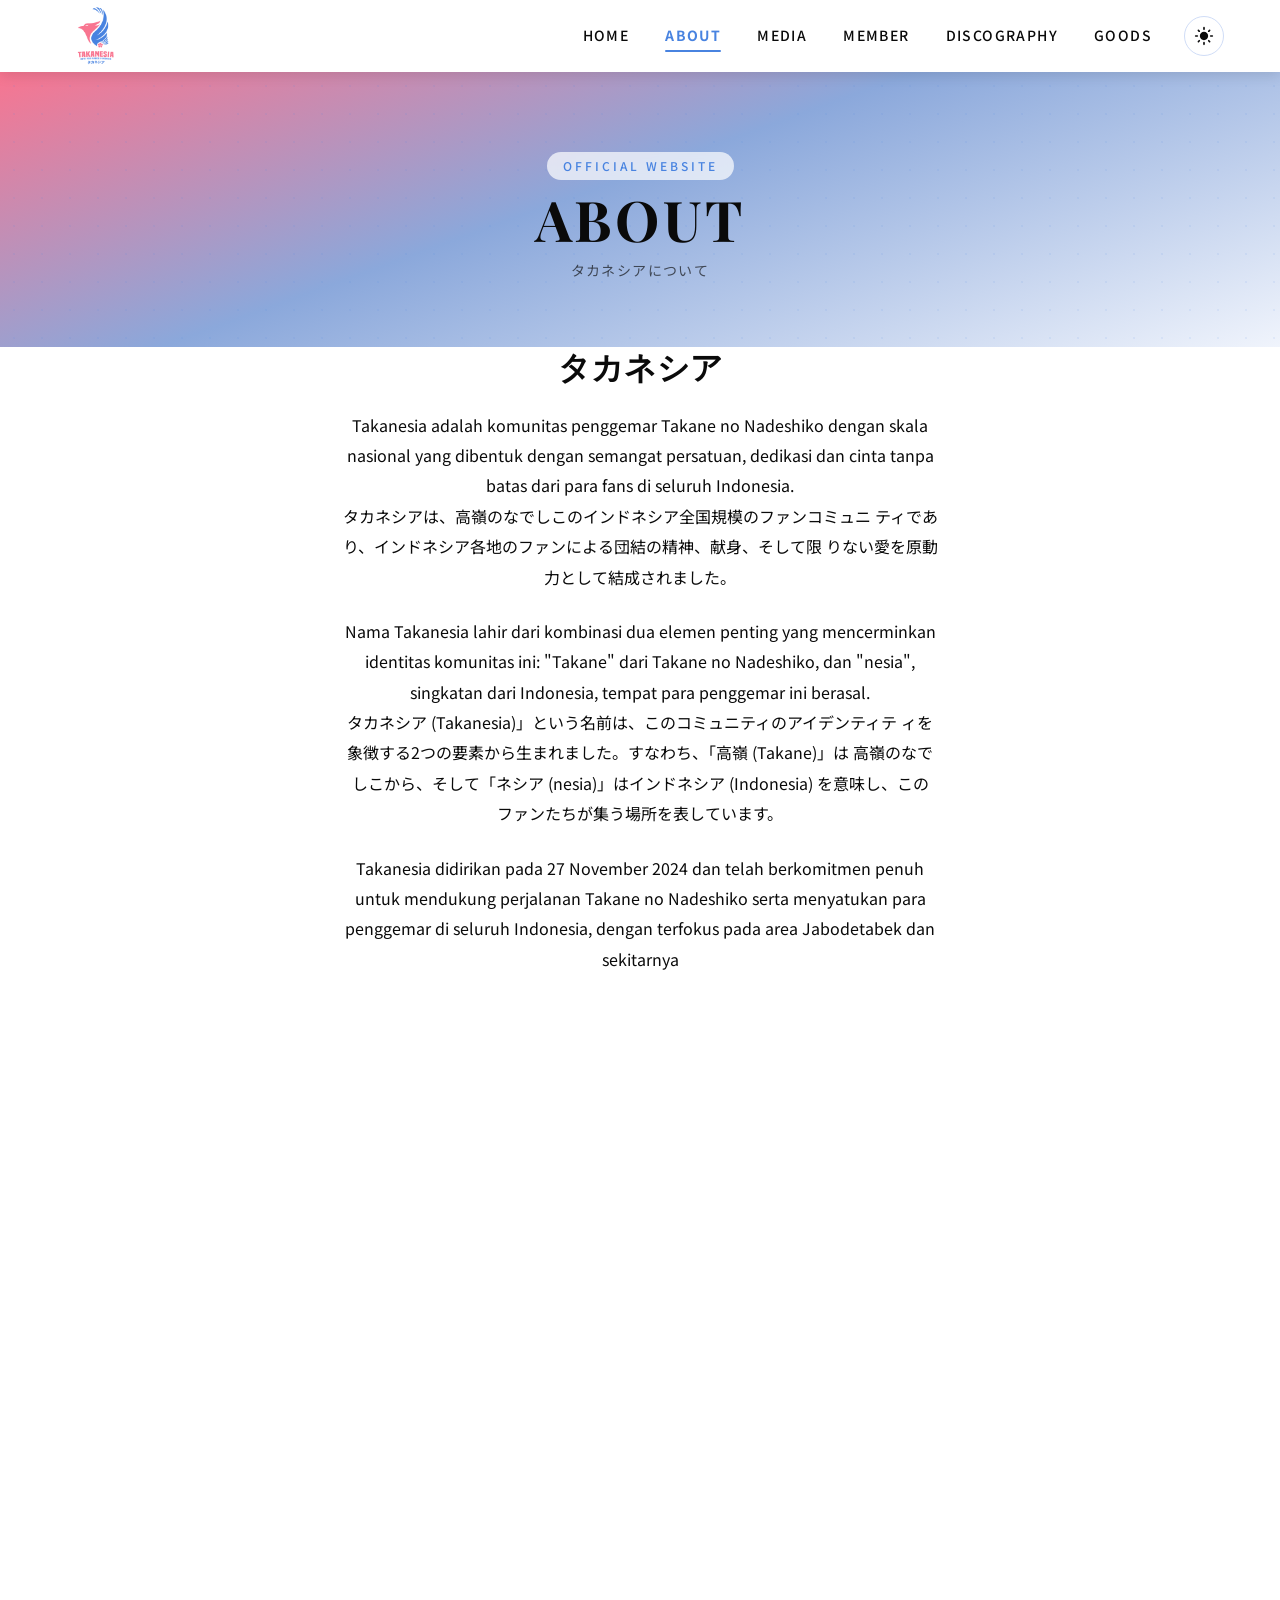
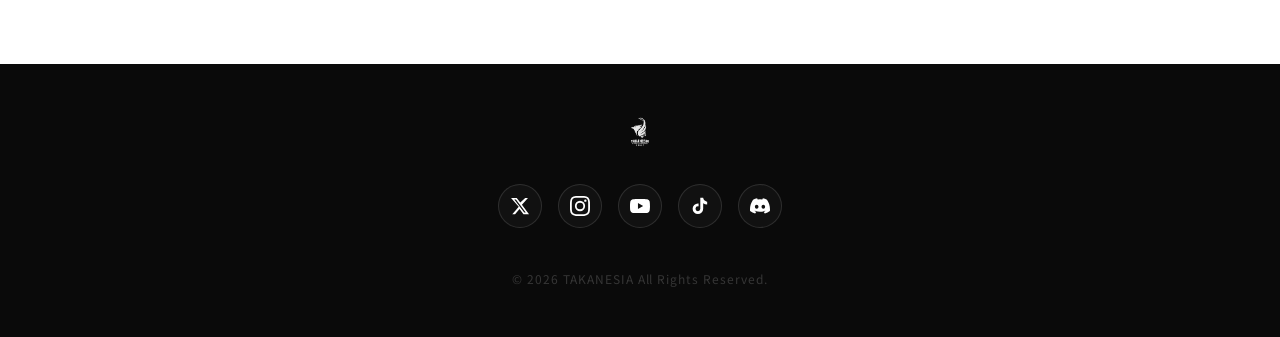
<file: public/assets/about.html>
<!DOCTYPE html>
<html lang="ja">

<head>
  <meta charset="UTF-8">
  <meta name="viewport" content="width=device-width, initial-scale=1.0">
  <title>ABOUT | タカネシア</title>
  <link rel="preconnect" href="https://fonts.googleapis.com" />
  <link rel="preconnect" href="https://fonts.gstatic.com" crossorigin />
  <link
    href="https://fonts.googleapis.com/css2?family=Noto+Sans+JP:wght@300;400;500;700&family=Playfair+Display:ital,wght@0,400;0,700;1,400&display=swap"
    rel="stylesheet" />
  <link rel="stylesheet" href="style.css">
</head>

<body class="light-mode">
  <!-- [SITE HEADER] Same as other pages -->
  <header class="site-header site-header--scrolled" id="siteHeader" role="banner">
    <div class="header-inner">
      <a href="index.html" class="logo" aria-label="TAKANESIA WEBSITE">
        <img src="img/logo.png" alt="TAKANESIA LOGO" class="logo-img" />
      </a>
      <button class="theme-toggle" id="themeToggle" aria-label="Toggle Dark Mode">
        <svg class="sun-icon" viewBox="0 0 24 24" fill="currentColor" width="20" height="20">
          <path
            d="M12 7c-2.76 0-5 2.24-5 5s2.24 5 5 5 5-2.24 5-5-2.24-5-5-5zM2 13h2c.55 0 1-.45 1-1s-.45-1-1-1H2c-.55 0-1 .45-1 1s.45 1 1 1zm18 0h2c.55 0 1-.45 1-1s-.45-1-1-1h-2c-.55 0-1 .45-1 1s.45 1 1 1zM11 2v2c0 .55.45 1 1 1s1-.45 1-1V2c0-.55-.45-1-1-1s-1 .45-1 1zm0 18v2c0 .55.45 1 1 1s1-.45 1-1v-2c0-.55-.45-1-1-1s-1 .45-1 1zM5.99 4.58a.996.996 0 00-1.41 0 .996.996 0 000 1.41l1.06 1.06c.39.39 1.03.39 1.41 0s.39-1.03 0-1.41L5.99 4.58zm12.37 12.37a.996.996 0 00-1.41 0 .996.996 0 000 1.41l1.06 1.06c.39.39 1.03.39 1.41 0a.996.996 0 000-1.41l-1.06-1.06zm1.06-10.96a.996.996 0 000-1.41.996.996 0 00-1.41 0l-1.06 1.06c-.39.39-.39 1.03 0 1.41s1.03.39 1.41 0l1.06-1.06zM7.05 18.36a.996.996 0 000-1.41.996.996 0 00-1.41 0l-1.06 1.06c-.39.39-.39 1.03 0 1.41s1.03.39 1.41 0l1.06-1.06z">
          </path>
        </svg>
        <svg class="moon-icon" viewBox="0 0 24 24" fill="currentColor" width="20" height="20">
          <path
            d="M12.1 2.9c.3-.05.45.3.3.55a8.03 8.03 0 0011 11c.25-.15.6 0 .55.3a10.03 10.03 0 01-11.85 11.85c-.3.05-.45-.3-.3-.55a8.03 8.03 0 00-11-11c-.25.15-.6 0-.55-.3A10.03 10.03 0 0112.1 2.9z">
          </path>
        </svg>
      </button>
      <button class="hamburger" id="hamburgerBtn" aria-label="Open Menu" aria-expanded="false" aria-controls="mainNav">
        <span></span><span></span><span></span>
      </button>
      <nav class="main-nav" id="mainNav" role="navigation" aria-label="MAIN NAV">
        <ul class="nav-list" role="list">
          <li><a href="index.html" class="nav-link">HOME</a></li>
          <li><a href="about.html" class="nav-link nav-link--active">ABOUT</a></li>
          <li><a href="media.html" class="nav-link">MEDIA</a></li>
          <li><a href="member.html" class="nav-link">MEMBER</a></li>
          <li><a href="discography.html" class="nav-link">DISCOGRAPHY</a></li>
          <li><a href="https://www.instagram.com/takanesia.id/" class="nav-link" target="_blank"
              rel="noopener noreferrer">GOODS</a></li>
        </ul>
      </nav>
    </div>
  </header>

  <main>
    <!-- [PAGE HERO] Compact header for the about page -->
    <section class="page-hero">
      <div class="page-hero-content">
        <span class="page-hero-eyebrow">OFFICIAL WEBSITE</span>
        <h1 class="page-hero-title">ABOUT</h1>
        <p class="page-hero-sub">タカネシアについて</p>
      </div>
    </section>

    <!-- [ABOUT SECTION] Main content -->
    <section class="about-section section-padding">
      <div class="about-inner">
        <div class="about-body">
          <h2 class="about-heading" data-reveal data-reveal-delay="0">タカネシア</h2>

          <p data-reveal data-reveal-delay="1">
            Takanesia adalah komunitas penggemar Takane no
            Nadeshiko dengan skala nasional yang dibentuk dengan
            semangat persatuan, dedikasi dan cinta tanpa batas dari
            para fans di seluruh Indonesia.</br>
            タカネシアは、高嶺のなでしこのインドネシア全国規模のファンコミュニ
            ティであり、インドネシア各地のファンによる団結の精神、献身、そして限
            りない愛を原動力として結成されました。
          </p>

          <p data-reveal data-reveal-delay="2">
            Nama Takanesia lahir dari kombinasi dua elemen penting
            yang mencerminkan identitas komunitas ini: "Takane" dari
            Takane no Nadeshiko, dan "nesia", singkatan dari Indonesia,
            tempat para penggemar ini berasal.</br>
            タカネシア (Takanesia)」という名前は、このコミュニティのアイデンティテ
            ィを象徴する2つの要素から生まれました。すなわち、「高嶺 (Takane)」は
            高嶺のなでしこから、そして「ネシア (nesia)」はインドネシア (Indonesia)
            を意味し、このファンたちが集う場所を表しています。
          </p>

          <p data-reveal data-reveal-delay="3">
            Takanesia didirikan pada 27 November 2024 dan telah berkomitmen penuh untuk
            mendukung perjalanan Takane no Nadeshiko serta menyatukan para penggemar
            di seluruh Indonesia, dengan terfokus pada area Jabodetabek dan sekitarnya
          </p>

          <!-- [ABOUT IMAGE] Indonesia -->
          <div class="about-video-wrap" data-reveal data-reveal-delay="4">
            <img class="about-video" src="img/indonesia.png" alt="Takanesia Indonesia" />
          </div>

          <p data-reveal data-reveal-delay="5">
            タカネシアは2024年11月27日に設立され、高嶺のなでしこの活動を全力で
            サポートし、ジャボデタベック地域とその周辺エリアを中心に、インドネシア全
            土のファンを一つにすることに尽力しています
          </p>

          <!-- [ABOUT CTA] Link to member page -->
          <a href="member.html" class="btn btn--primary" data-reveal data-reveal-delay="7">View Member</a></br>
        </div>
      </div>
    </section>
  </main>

  <!-- [SITE FOOTER] Updated premium structure -->
  <footer class="site-footer" role="contentinfo">
    <div class="footer-inner">
      <!-- [FOOTER LOGO] Small centered logo -->
      <div class="footer-logo">
        <img src="img/logo.png" alt="TAKANESIA LOGO" class="footer-logo-img" />
      </div>

      <!-- [SOCIAL LINKS] External social media links -->
      <div class="social-links" aria-label="SNSリンク">
        <!-- [SOCIAL LINK] Each anchor opens in a new tab -->
        <a href="https://x.com/TakanesiaID?s=20" class="social-link" aria-label="Twitter / X" target="_blank"
          rel="noopener noreferrer">
          <!-- SVG X (Twitter) icon -->
          <svg viewBox="0 0 24 24" fill="currentColor" aria-hidden="true" width="20" height="20">
            <path
              d="M18.244 2.25h3.308l-7.227 8.26 8.502 11.24H16.17l-4.714-6.231-5.401 6.231H2.746l7.73-8.835L1.254 2.25H8.08l4.253 5.622zm-1.161 17.52h1.833L7.084 4.126H5.117z" />
          </svg>
        </a>
        <a href="https://www.instagram.com/takanesia.id/" class="social-link" aria-label="Instagram" target="_blank"
          rel="noopener noreferrer">
          <!-- SVG Instagram icon -->
          <svg viewBox="0 0 24 24" fill="currentColor" aria-hidden="true" width="20" height="20">
            <path
              d="M12 2.163c3.204 0 3.584.012 4.85.07 3.252.148 4.771 1.691 4.919 4.919.058 1.265.069 1.645.069 4.849 0 3.205-.012 3.584-.069 4.849-.149 3.225-1.664 4.771-4.919 4.919-1.266.058-1.644.07-4.85.07-3.204 0-3.584-.012-4.849-.07-3.26-.149-4.771-1.699-4.919-4.92-.058-1.265-.07-1.644-.07-4.849 0-3.204.013-3.583.07-4.849.149-3.227 1.664-4.771 4.919-4.919 1.266-.057 1.645-.069 4.849-.069zM12 0C8.741 0 8.333.014 7.053.072 2.695.272.273 2.69.073 7.052.014 8.333 0 8.741 0 12c0 3.259.014 3.668.072 4.948.2 4.358 2.618 6.78 6.98 6.98C8.333 23.986 8.741 24 12 24c3.259 0 3.668-.014 4.948-.072 4.354-.2 6.782-2.618 6.979-6.98.059-1.28.073-1.689.073-4.948 0-3.259-.014-3.667-.072-4.947-.196-4.354-2.617-6.78-6.979-6.98C15.668.014 15.259 0 12 0zm0 5.838a6.162 6.162 0 100 12.324 6.162 6.162 0 000-12.324zM12 16a4 4 0 110-8 4 4 0 010 8zm6.406-11.845a1.44 1.44 0 100 2.881 1.44 1.44 0 000-2.881z" />
          </svg>
        </a>
        <a href="https://www.youtube.com/@TakanesiaID" class="social-link" aria-label="YouTube" target="_blank"
          rel="noopener noreferrer">
          <!-- SVG YouTube icon -->
          <svg viewBox="0 0 24 24" fill="currentColor" aria-hidden="true" width="20" height="20">
            <path
              d="M23.498 6.186a3.016 3.016 0 00-2.122-2.136C19.505 3.545 12 3.545 12 3.545s-7.505 0-9.377.505A3.017 3.017 0 00.502 6.186C0 8.07 0 12 0 12s0 3.93.502 5.814a3.016 3.016 0 002.122 2.136c1.871.505 9.376.505 9.376.505s7.505 0 9.377-.505a3.015 3.015 0 002.122-2.136C24 15.93 24 12 24 12s0-3.93-.502-5.814zM9.545 15.568V8.432L15.818 12l-6.273 3.568z" />
          </svg>
        </a>
        <a href="https://www.tiktok.com/@takanesia.id" class="social-link" aria-label="TikTok" target="_blank"
          rel="noopener noreferrer">
          <!-- SVG TikTok icon -->
          <svg viewBox="0 0 24 24" fill="currentColor" aria-hidden="true" width="20" height="20">
            <path
              d="M19.59 6.69a4.83 4.83 0 01-3.77-4.25V2h-3.45v13.67a2.89 2.89 0 01-2.88 2.5 2.89 2.89 0 01-2.89-2.89 2.89 2.89 0 012.89-2.89c.28 0 .54.04.79.1V9.01a6.33 6.33 0 00-.79-.05 6.34 6.34 0 00-6.34 6.34 6.34 6.34 0 006.34 6.34 6.34 6.34 0 006.33-6.34V8.69a8.18 8.18 0 004.78 1.52V6.76a4.85 4.85 0 01-1.01-.07z" />
          </svg>
        </a>
        <a href="https://discord.gg/GqVKP88ysm" class="social-link" aria-label="Discord" target="_blank"
          rel="noopener noreferrer">
          <!-- SVG Discord icon -->
          <svg viewBox="0 0 16 16" fill="currentColor" aria-hidden="true" width="20" height="20">
            <path
              d="M13.545 2.907a13.2 13.2 0 0 0-3.257-1.011.05.05 0 0 0-.052.025c-.141.25-.297.577-.406.833a12.2 12.2 0 0 0-3.658 0 8 8 0 0 0-.412-.833.05.05 0 0 0-.052-.025c-1.125.194-2.22.534-3.257 1.011a.04.04 0 0 0-.021.018C.356 6.024-.213 9.047.066 12.032q.003.022.021.037a13.3 13.3 0 0 0 3.995 2.02.05.05 0 0 0 .056-.019q.463-.63.818-1.329a.05.05 0 0 0-.01-.059l-.018-.011a9 9 0 0 1-1.248-.595.05.05 0 0 1-.02-.066l.015-.019q.127-.095.248-.195a.05.05 0 0 1 .051-.007c2.619 1.196 5.454 1.196 8.041 0a.05.05 0 0 1 .053.007q.121.1.248.195a.05.05 0 0 1-.004.085 8 8 0 0 1-1.249.594.05.05 0 0 0-.03.03.05.05 0 0 0 .003.041c.24.465.515.909.817 1.329a.05.05 0 0 0 .056.019 13.2 13.2 0 0 0 4.001-2.02.05.05 0 0 0 .021-.037c.334-3.451-.559-6.449-2.366-9.106a.03.03 0 0 0-.02-.019m-8.198 7.307c-.789 0-1.438-.724-1.438-1.612s.637-1.613 1.438-1.613c.807 0 1.45.73 1.438 1.613 0 .888-.637 1.612-1.438 1.612m5.316 0c-.788 0-1.438-.724-1.438-1.612s.637-1.613 1.438-1.613c.807 0 1.451.73 1.438 1.613 0 .888-.631 1.612-1.438 1.612" />
          </svg>
        </a>
      </div>

      <!-- [COPYRIGHT] Legal copyright notice -->
      <p class="copyright">&copy; 2026 TAKANESIA All Rights Reserved.</p>
    </div><!-- /.footer-inner -->
  </footer>

  <button class="back-to-top" id="backToTop" aria-label="ページトップへ戻る" hidden>&#8593;</button>
  <script src="main.js"></script>
</body>

</html>
</file>
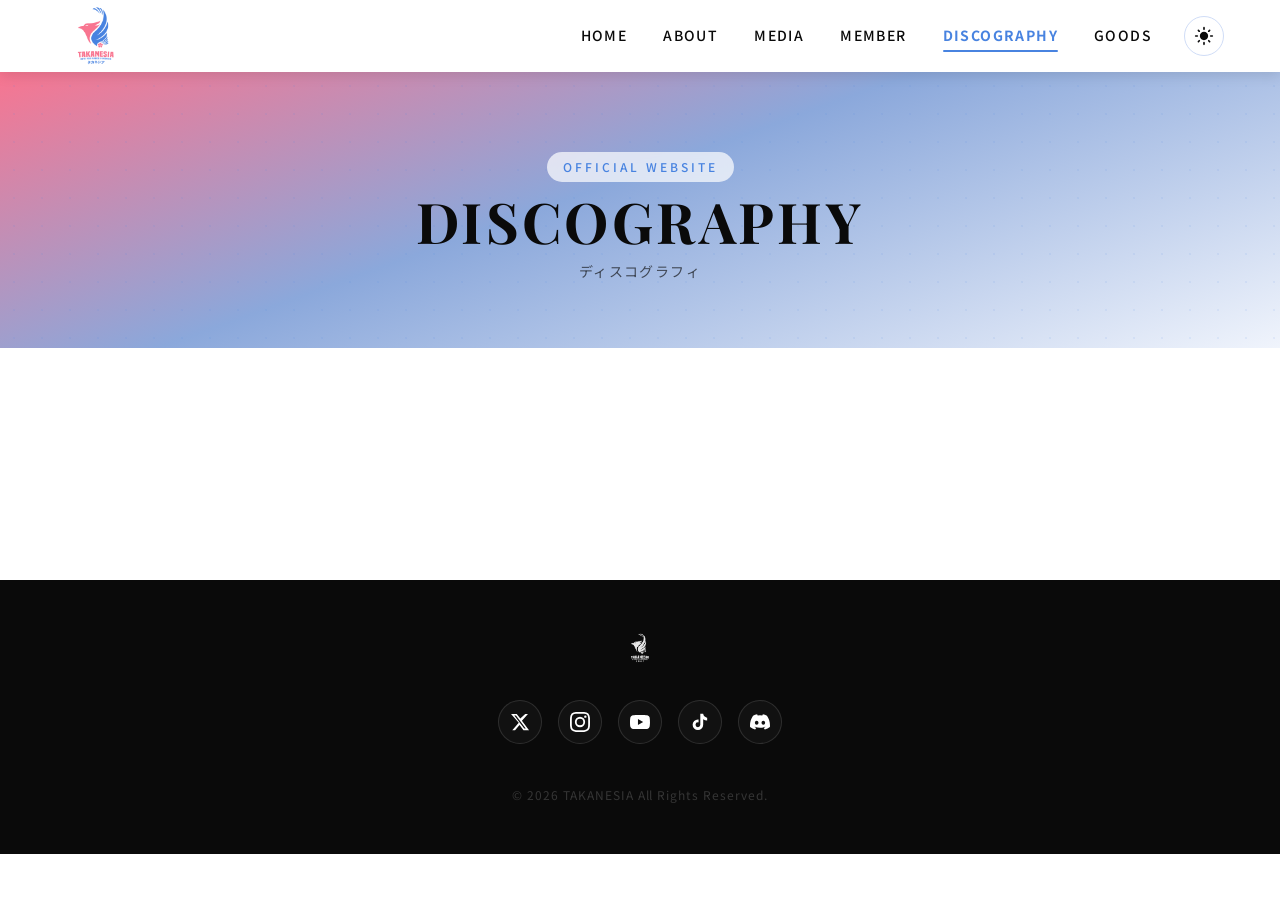
<file: public/assets/discography.html>
<!DOCTYPE html>
<html lang="ja">

<head>
  <meta charset="UTF-8" />
  <link rel="icon" type="image/png" href="img/logo2.png" />
  <link rel="apple-touch-icon" href="img/logo2.png" />
  <meta name="viewport" content="width=device-width, initial-scale=1.0" />
  <meta name="description" content="Takanesia Website - Discography" />
  <title>DISCOGRAPHY | タカネシア</title>
  <link rel="preconnect" href="https://fonts.googleapis.com" />
  <link rel="preconnect" href="https://fonts.gstatic.com" crossorigin />
  <link
    href="https://fonts.googleapis.com/css2?family=Noto+Sans+JP:wght@300;400;500;700&family=Playfair+Display:ital,wght@0,400;0,700;1,400&display=swap"
    rel="stylesheet" />
  <link rel="stylesheet" href="style.css" />
</head>

<body>
  <header class="site-header site-header--scrolled" id="siteHeader" role="banner">
    <div class="header-inner">
      <a href="index.html" class="logo" aria-label="TAKANESIA WEBSITE">
        <img src="img/logo.png" alt="TAKANESIA LOGO" class="logo-img" />
      </a>
      <button class="theme-toggle" id="themeToggle" aria-label="Toggle Dark Mode">
        <svg class="sun-icon" viewBox="0 0 24 24" fill="currentColor" width="20" height="20">
          <path d="M12 7c-2.76 0-5 2.24-5 5s2.24 5 5 5 5-2.24 5-5-2.24-5-5-5zM2 13h2c.55 0 1-.45 1-1s-.45-1-1-1H2c-.55 0-1 .45-1 1s.45 1 1 1zm18 0h2c.55 0 1-.45 1-1s-.45-1-1-1h-2c-.55 0-1 .45-1 1s.45 1 1 1zM11 2v2c0 .55.45 1 1 1s1-.45 1-1V2c0-.55-.45-1-1-1s-1 .45-1 1zm0 18v2c0 .55.45 1 1 1s1-.45 1-1v-2c0-.55-.45-1-1-1s-1 .45-1 1zM5.99 4.58a.996.996 0 00-1.41 0 .996.996 0 000 1.41l1.06 1.06c.39.39 1.03.39 1.41 0s.39-1.03 0-1.41L5.99 4.58zm12.37 12.37a.996.996 0 00-1.41 0 .996.996 0 000 1.41l1.06 1.06c.39.39 1.03.39 1.41 0a.996.996 0 000-1.41l-1.06-1.06zm1.06-10.96a.996.996 0 000-1.41.996.996 0 00-1.41 0l-1.06 1.06c-.39.39-.39 1.03 0 1.41s1.03.39 1.41 0l1.06-1.06zM7.05 18.36a.996.996 0 000-1.41.996.996 0 00-1.41 0l-1.06 1.06c-.39.39-.39 1.03 0 1.41s1.03.39 1.41 0l1.06-1.06z"></path>
        </svg>
        <svg class="moon-icon" viewBox="0 0 24 24" fill="currentColor" width="20" height="20">
          <path d="M12.1 2.9c.3-.05.45.3.3.55a8.03 8.03 0 0011 11c.25-.15.6 0 .55.3a10.03 10.03 0 01-11.85 11.85c-.3.05-.45-.3-.3-.55a8.03 8.03 0 00-11-11c-.25.15-.6 0-.55-.3A10.03 10.03 0 0112.1 2.9z"></path>
        </svg>
      </button>
      <button class="hamburger" id="hamburgerBtn" aria-label="メニューを開く" aria-expanded="false" aria-controls="mainNav">
        <span></span><span></span><span></span>
      </button>
      <nav class="main-nav" id="mainNav" role="navigation" aria-label="メインナビゲーション">
        <ul class="nav-list" role="list">
          <li><a href="index.html" class="nav-link">HOME</a></li>
          <li><a href="about.html" class="nav-link">ABOUT</a></li>
          <li><a href="media.html" class="nav-link">MEDIA</a></li>
          <li><a href="member.html" class="nav-link">MEMBER</a></li>
          <li><a href="discography.html" class="nav-link nav-link--active">DISCOGRAPHY</a></li>
          <li><a href="https://www.instagram.com/takanesia.id/" class="nav-link" target="_blank"
              rel="noopener noreferrer">GOODS</a></li>
        </ul>
      </nav>
    </div>
  </header>

  <div class="page-hero">
    <div class="page-hero-content">
      <p class="page-hero-eyebrow">OFFICIAL WEBSITE</p>
      <h1 class="page-hero-title">DISCOGRAPHY</h1>
      <p class="page-hero-sub">ディスコグラフィ</p>
    </div>
  </div>

  <main id="mainContent" role="main">
    <section class="section disco-section" id="discography">
      <div class="disco-grid" id="discoTrack">
        <!-- Discography will be rendered here by main.js -->
      </div>
      <div class="disco-pagination" id="discoPagination">
        <!-- Pagination will be rendered here by main.js -->
      </div>
    </section>
  </main>

  <footer class="site-footer" role="contentinfo">
    <div class="footer-inner">
      <!-- [FOOTER LOGO] Small centered logo -->
      <div class="footer-logo">
        <img src="img/logo.png" alt="TAKANESIA LOGO" class="footer-logo-img" />
      </div>

      <!-- [SOCIAL LINKS] External social media links -->
      <div class="social-links" aria-label="SNSリンク">
        <!-- [SOCIAL LINK] Each anchor opens in a new tab -->
        <a href="https://x.com/TakanesiaID?s=20" class="social-link" aria-label="Twitter / X" target="_blank"
          rel="noopener noreferrer">
          <!-- SVG X (Twitter) icon -->
          <svg viewBox="0 0 24 24" fill="currentColor" aria-hidden="true" width="20" height="20">
            <path
              d="M18.244 2.25h3.308l-7.227 8.26 8.502 11.24H16.17l-4.714-6.231-5.401 6.231H2.746l7.73-8.835L1.254 2.25H8.08l4.253 5.622zm-1.161 17.52h1.833L7.084 4.126H5.117z" />
          </svg>
        </a>
        <a href="https://www.instagram.com/takanesia.id/" class="social-link" aria-label="Instagram" target="_blank"
          rel="noopener noreferrer">
          <!-- SVG Instagram icon -->
          <svg viewBox="0 0 24 24" fill="currentColor" aria-hidden="true" width="20" height="20">
            <path
              d="M12 2.163c3.204 0 3.584.012 4.85.07 3.252.148 4.771 1.691 4.919 4.919.058 1.265.069 1.645.069 4.849 0 3.205-.012 3.584-.069 4.849-.149 3.225-1.664 4.771-4.919 4.919-1.266.058-1.644.07-4.85.07-3.204 0-3.584-.012-4.849-.07-3.26-.149-4.771-1.699-4.919-4.92-.058-1.265-.07-1.644-.07-4.849 0-3.204.013-3.583.07-4.849.149-3.227 1.664-4.771 4.919-4.919 1.266-.057 1.645-.069 4.849-.069zM12 0C8.741 0 8.333.014 7.053.072 2.695.272.273 2.69.073 7.052.014 8.333 0 8.741 0 12c0 3.259.014 3.668.072 4.948.2 4.358 2.618 6.78 6.98 6.98C8.333 23.986 8.741 24 12 24c3.259 0 3.668-.014 4.948-.072 4.354-.2 6.782-2.618 6.979-6.98.059-1.28.073-1.689.073-4.948 0-3.259-.014-3.667-.072-4.947-.196-4.354-2.617-6.78-6.979-6.98C15.668.014 15.259 0 12 0zm0 5.838a6.162 6.162 0 100 12.324 6.162 6.162 0 000-12.324zM12 16a4 4 0 110-8 4 4 0 010 8zm6.406-11.845a1.44 1.44 0 100 2.881 1.44 1.44 0 000-2.881z" />
          </svg>
        </a>
        <a href="https://www.youtube.com/@TakanesiaID" class="social-link" aria-label="YouTube" target="_blank"
          rel="noopener noreferrer">
          <!-- SVG YouTube icon -->
          <svg viewBox="0 0 24 24" fill="currentColor" aria-hidden="true" width="20" height="20">
            <path
              d="M23.498 6.186a3.016 3.016 0 00-2.122-2.136C19.505 3.545 12 3.545 12 3.545s-7.505 0-9.377.505A3.017 3.017 0 00.502 6.186C0 8.07 0 12 0 12s0 3.93.502 5.814a3.016 3.016 0 002.122 2.136c1.871.505 9.376.505 9.376.505s7.505 0 9.377-.505a3.015 3.015 0 002.122-2.136C24 15.93 24 12 24 12s0-3.93-.502-5.814zM9.545 15.568V8.432L15.818 12l-6.273 3.568z" />
          </svg>
        </a>
        <a href="https://www.tiktok.com/@takanesia.id" class="social-link" aria-label="TikTok" target="_blank"
          rel="noopener noreferrer">
          <!-- SVG TikTok icon -->
          <svg viewBox="0 0 24 24" fill="currentColor" aria-hidden="true" width="20" height="20">
            <path
              d="M19.59 6.69a4.83 4.83 0 01-3.77-4.25V2h-3.45v13.67a2.89 2.89 0 01-2.88 2.5 2.89 2.89 0 01-2.89-2.89 2.89 2.89 0 012.89-2.89c.28 0 .54.04.79.1V9.01a6.33 6.33 0 00-.79-.05 6.34 6.34 0 00-6.34 6.34 6.34 6.34 0 006.34 6.34 6.34 6.34 0 006.33-6.34V8.69a8.18 8.18 0 004.78 1.52V6.76a4.85 4.85 0 01-1.01-.07z" />
          </svg>
        </a>
        <a href="https://discord.gg/GqVKP88ysm" class="social-link" aria-label="Discord" target="_blank"
          rel="noopener noreferrer">
          <!-- SVG Discord icon -->
          <svg viewBox="0 0 16 16" fill="currentColor" aria-hidden="true" width="20" height="20">
            <path
              d="M13.545 2.907a13.2 13.2 0 0 0-3.257-1.011.05.05 0 0 0-.052.025c-.141.25-.297.577-.406.833a12.2 12.2 0 0 0-3.658 0 8 8 0 0 0-.412-.833.05.05 0 0 0-.052-.025c-1.125.194-2.22.534-3.257 1.011a.04.04 0 0 0-.021.018C.356 6.024-.213 9.047.066 12.032q.003.022.021.037a13.3 13.3 0 0 0 3.995 2.02.05.05 0 0 0 .056-.019q.463-.63.818-1.329a.05.05 0 0 0-.01-.059l-.018-.011a9 9 0 0 1-1.248-.595.05.05 0 0 1-.02-.066l.015-.019q.127-.095.248-.195a.05.05 0 0 1 .051-.007c2.619 1.196 5.454 1.196 8.041 0a.05.05 0 0 1 .053.007q.121.1.248.195a.05.05 0 0 1-.004.085 8 8 0 0 1-1.249.594.05.05 0 0 0-.03.03.05.05 0 0 0 .003.041c.24.465.515.909.817 1.329a.05.05 0 0 0 .056.019 13.2 13.2 0 0 0 4.001-2.02.05.05 0 0 0 .021-.037c.334-3.451-.559-6.449-2.366-9.106a.03.03 0 0 0-.02-.019m-8.198 7.307c-.789 0-1.438-.724-1.438-1.612s.637-1.613 1.438-1.613c.807 0 1.45.73 1.438 1.613 0 .888-.637 1.612-1.438 1.612m5.316 0c-.788 0-1.438-.724-1.438-1.612s.637-1.613 1.438-1.613c.807 0 1.451.73 1.438 1.613 0 .888-.631 1.612-1.438 1.612" />
          </svg>
        </a>
      </div>

      <!-- [COPYRIGHT] Legal copyright notice -->
      <p class="copyright">&copy; 2026 TAKANESIA All Rights Reserved.</p>
    </div><!-- /.footer-inner -->
  </footer>

  <script src="main.js"></script>
</body>

</html>
</file>
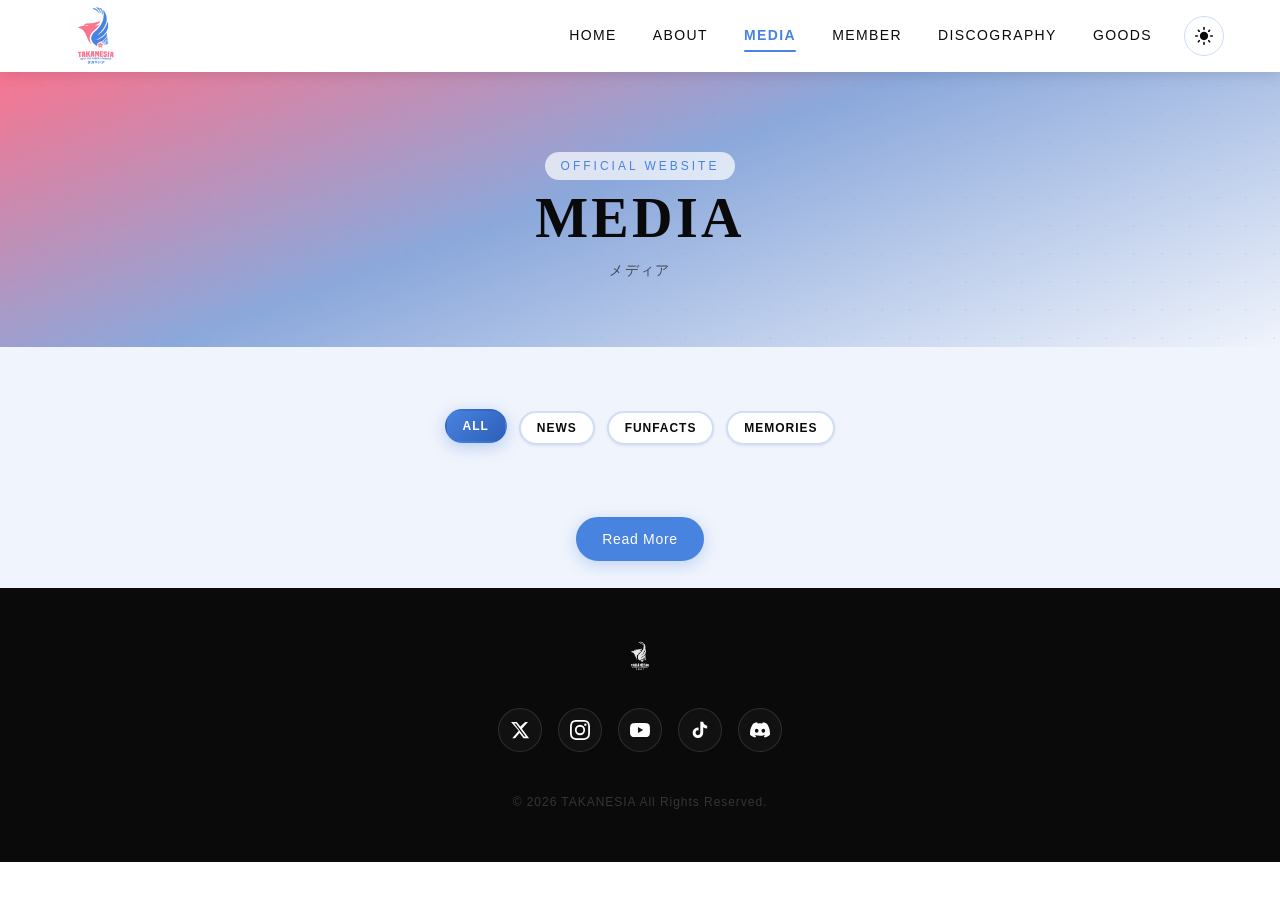
<file: public/assets/media.html>
<!DOCTYPE html>
<html lang="ja">

<head>
  <meta charset="UTF-8">
  <meta name="viewport" content="width=device-width, initial-scale=1.0">
  <title>MEDIA | タカネシア</title>
  <link rel="stylesheet" href="style.css">
</head>

<body class="light-mode">
  <!-- [SITE HEADER] Same as other pages -->
  <header class="site-header site-header--scrolled" id="siteHeader" role="banner">
    <div class="header-inner">
      <a href="index.html" class="logo" aria-label="TAKANESIA WEBSITE">
        <img src="img/logo.png" alt="TAKANESIA LOGO" class="logo-img" />
      </a>
      <button class="theme-toggle" id="themeToggle" aria-label="Toggle Dark Mode">
        <svg class="sun-icon" viewBox="0 0 24 24" fill="currentColor" width="20" height="20">
          <path
            d="M12 7c-2.76 0-5 2.24-5 5s2.24 5 5 5 5-2.24 5-5-2.24-5-5-5zM2 13h2c.55 0 1-.45 1-1s-.45-1-1-1H2c-.55 0-1 .45-1 1s.45 1 1 1zm18 0h2c.55 0 1-.45 1-1s-.45-1-1-1h-2c-.55 0-1 .45-1 1s.45 1 1 1zM11 2v2c0 .55.45 1 1 1s1-.45 1-1V2c0-.55-.45-1-1-1s-1 .45-1 1zm0 18v2c0 .55.45 1 1 1s1-.45 1-1v-2c0-.55-.45-1-1-1s-1 .45-1 1zM5.99 4.58a.996.996 0 00-1.41 0 .996.996 0 000 1.41l1.06 1.06c.39.39 1.03.39 1.41 0s.39-1.03 0-1.41L5.99 4.58zm12.37 12.37a.996.996 0 00-1.41 0 .996.996 0 000 1.41l1.06 1.06c.39.39 1.03.39 1.41 0a.996.996 0 000-1.41l-1.06-1.06zm1.06-10.96a.996.996 0 000-1.41.996.996 0 00-1.41 0l-1.06 1.06c-.39.39-.39 1.03 0 1.41s1.03.39 1.41 0l1.06-1.06zM7.05 18.36a.996.996 0 000-1.41.996.996 0 00-1.41 0l-1.06 1.06c-.39.39-.39 1.03 0 1.41s1.03.39 1.41 0l1.06-1.06z">
          </path>
        </svg>
        <svg class="moon-icon" viewBox="0 0 24 24" fill="currentColor" width="20" height="20">
          <path
            d="M12.1 2.9c.3-.05.45.3.3.55a8.03 8.03 0 0011 11c.25-.15.6 0 .55.3a10.03 10.03 0 01-11.85 11.85c-.3.05-.45-.3-.3-.55a8.03 8.03 0 00-11-11c-.25.15-.6 0-.55-.3A10.03 10.03 0 0112.1 2.9z">
          </path>
        </svg>
      </button>
      <button class="hamburger" id="hamburgerBtn" aria-label="Open Menu" aria-expanded="false" aria-controls="mainNav">
        <span></span><span></span><span></span>
      </button>
      <nav class="main-nav" id="mainNav" role="navigation" aria-label="MAIN NAV">
        <ul class="nav-list" role="list">
          <li><a href="index.html" class="nav-link">HOME</a></li>
          <li><a href="about.html" class="nav-link">ABOUT</a></li>
          <li><a href="media.html" class="nav-link nav-link--active">MEDIA</a></li>
          <li><a href="member.html" class="nav-link">MEMBER</a></li>
          <li><a href="discography.html" class="nav-link">DISCOGRAPHY</a></li>
          <li><a href="https://www.instagram.com/takanesia.id/" class="nav-link" target="_blank"
              rel="noopener noreferrer">GOODS</a></li>
        </ul>
      </nav>
    </div>
  </header>

  <main>
    <!-- [PAGE HERO] Compact header for the media page -->
    <section class="page-hero">
      <div class="page-hero-content">
        <span class="page-hero-eyebrow">OFFICIAL WEBSITE</span>
        <h1 class="page-hero-title">MEDIA</h1>
        <p class="page-hero-sub">メディア</p>
      </div>
    </section>

    <!-- [MEDIA SECTION] News and updates -->
    <section class="media-section section-padding">
      <div class="container">
        <!-- [MEDIA TABS] Filter items by category -->
        <div class="media-tabs" role="tablist" aria-label="メディアカテゴリー">
          <button class="media-tab media-tab--active" role="tab" aria-selected="true" data-category="all">ALL</button>
          <button class="media-tab" role="tab" aria-selected="false" data-category="news">NEWS</button>
          <button class="media-tab" role="tab" aria-selected="false" data-category="funfacts">FUNFACTS</button>
          <button class="media-tab" role="tab" aria-selected="false" data-category="memories">MEMORIES</button>
        </div>

        <!-- [MEDIA GRID] Container for news cards -->
        <div class="media-grid" id="mediaGrid">
          <!-- Content is injected by renderMedia() in main.js -->
        </div>

        <!-- [MEDIA MORE] Optional load more button -->
        <div class="media-more">
          <button class="btn btn--primary" id="loadMoreMedia">Read More</button>
        </div>
        </br>
      </div>
    </section>


  </main>

  <!-- [SITE FOOTER] Updated premium structure -->
  <footer class="site-footer" role="contentinfo">
    <div class="footer-inner">
      <!-- [FOOTER LOGO] Small centered logo -->
      <div class="footer-logo">
        <img src="img/logo.png" alt="TAKANESIA LOGO" class="footer-logo-img" />
      </div>

      <!-- [SOCIAL LINKS] External social media links -->
      <div class="social-links" aria-label="SNSリンク">
        <!-- [SOCIAL LINK] Each anchor opens in a new tab -->
        <a href="https://x.com/TakanesiaID?s=20" class="social-link" aria-label="Twitter / X" target="_blank"
          rel="noopener noreferrer">
          <!-- SVG X (Twitter) icon -->
          <svg viewBox="0 0 24 24" fill="currentColor" aria-hidden="true" width="20" height="20">
            <path
              d="M18.244 2.25h3.308l-7.227 8.26 8.502 11.24H16.17l-4.714-6.231-5.401 6.231H2.746l7.73-8.835L1.254 2.25H8.08l4.253 5.622zm-1.161 17.52h1.833L7.084 4.126H5.117z" />
          </svg>
        </a>
        <a href="https://www.instagram.com/takanesia.id/" class="social-link" aria-label="Instagram" target="_blank"
          rel="noopener noreferrer">
          <!-- SVG Instagram icon -->
          <svg viewBox="0 0 24 24" fill="currentColor" aria-hidden="true" width="20" height="20">
            <path
              d="M12 2.163c3.204 0 3.584.012 4.85.07 3.252.148 4.771 1.691 4.919 4.919.058 1.265.069 1.645.069 4.849 0 3.205-.012 3.584-.069 4.849-.149 3.225-1.664 4.771-4.919 4.919-1.266.058-1.644.07-4.85.07-3.204 0-3.584-.012-4.849-.07-3.26-.149-4.771-1.699-4.919-4.92-.058-1.265-.07-1.644-.07-4.849 0-3.204.013-3.583.07-4.849.149-3.227 1.664-4.771 4.919-4.919 1.266-.057 1.645-.069 4.849-.069zM12 0C8.741 0 8.333.014 7.053.072 2.695.272.273 2.69.073 7.052.014 8.333 0 8.741 0 12c0 3.259.014 3.668.072 4.948.2 4.358 2.618 6.78 6.98 6.98C8.333 23.986 8.741 24 12 24c3.259 0 3.668-.014 4.948-.072 4.354-.2 6.782-2.618 6.979-6.98.059-1.28.073-1.689.073-4.948 0-3.259-.014-3.667-.072-4.947-.196-4.354-2.617-6.78-6.979-6.98C15.668.014 15.259 0 12 0zm0 5.838a6.162 6.162 0 100 12.324 6.162 6.162 0 000-12.324zM12 16a4 4 0 110-8 4 4 0 010 8zm6.406-11.845a1.44 1.44 0 100 2.881 1.44 1.44 0 000-2.881z" />
          </svg>
        </a>
        <a href="https://www.youtube.com/@TakanesiaID" class="social-link" aria-label="YouTube" target="_blank"
          rel="noopener noreferrer">
          <!-- SVG YouTube icon -->
          <svg viewBox="0 0 24 24" fill="currentColor" aria-hidden="true" width="20" height="20">
            <path
              d="M23.498 6.186a3.016 3.016 0 00-2.122-2.136C19.505 3.545 12 3.545 12 3.545s-7.505 0-9.377.505A3.017 3.017 0 00.502 6.186C0 8.07 0 12 0 12s0 3.93.502 5.814a3.016 3.016 0 002.122 2.136c1.871.505 9.376.505 9.376.505s7.505 0 9.377-.505a3.015 3.015 0 002.122-2.136C24 15.93 24 12 24 12s0-3.93-.502-5.814zM9.545 15.568V8.432L15.818 12l-6.273 3.568z" />
          </svg>
        </a>
        <a href="https://www.tiktok.com/@takanesia.id" class="social-link" aria-label="TikTok" target="_blank"
          rel="noopener noreferrer">
          <!-- SVG TikTok icon -->
          <svg viewBox="0 0 24 24" fill="currentColor" aria-hidden="true" width="20" height="20">
            <path
              d="M19.59 6.69a4.83 4.83 0 01-3.77-4.25V2h-3.45v13.67a2.89 2.89 0 01-2.88 2.5 2.89 2.89 0 01-2.89-2.89 2.89 2.89 0 012.89-2.89c.28 0 .54.04.79.1V9.01a6.33 6.33 0 00-.79-.05 6.34 6.34 0 00-6.34 6.34 6.34 6.34 0 006.34 6.34 6.34 6.34 0 006.33-6.34V8.69a8.18 8.18 0 004.78 1.52V6.76a4.85 4.85 0 01-1.01-.07z" />
          </svg>
        </a>
        <a href="https://discord.gg/GqVKP88ysm" class="social-link" aria-label="Discord" target="_blank"
          rel="noopener noreferrer">
          <!-- SVG Discord icon -->
          <svg viewBox="0 0 16 16" fill="currentColor" aria-hidden="true" width="20" height="20">
            <path
              d="M13.545 2.907a13.2 13.2 0 0 0-3.257-1.011.05.05 0 0 0-.052.025c-.141.25-.297.577-.406.833a12.2 12.2 0 0 0-3.658 0 8 8 0 0 0-.412-.833.05.05 0 0 0-.052-.025c-1.125.194-2.22.534-3.257 1.011a.04.04 0 0 0-.021.018C.356 6.024-.213 9.047.066 12.032q.003.022.021.037a13.3 13.3 0 0 0 3.995 2.02.05.05 0 0 0 .056-.019q.463-.63.818-1.329a.05.05 0 0 0-.01-.059l-.018-.011a9 9 0 0 1-1.248-.595.05.05 0 0 1-.02-.066l.015-.019q.127-.095.248-.195a.05.05 0 0 1 .051-.007c2.619 1.196 5.454 1.196 8.041 0a.05.05 0 0 1 .053.007q.121.1.248.195a.05.05 0 0 1-.004.085 8 8 0 0 1-1.249.594.05.05 0 0 0-.03.03.05.05 0 0 0 .003.041c.24.465.515.909.817 1.329a.05.05 0 0 0 .056.019 13.2 13.2 0 0 0 4.001-2.02.05.05 0 0 0 .021-.037c.334-3.451-.559-6.449-2.366-9.106a.03.03 0 0 0-.02-.019m-8.198 7.307c-.789 0-1.438-.724-1.438-1.612s.637-1.613 1.438-1.613c.807 0 1.45.73 1.438 1.613 0 .888-.637 1.612-1.438 1.612m5.316 0c-.788 0-1.438-.724-1.438-1.612s.637-1.613 1.438-1.613c.807 0 1.451.73 1.438 1.613 0 .888-.631 1.612-1.438 1.612" />
          </svg>
        </a>
      </div>

      <!-- [COPYRIGHT] Legal copyright notice -->
      <p class="copyright">&copy; 2026 TAKANESIA All Rights Reserved.</p>
    </div><!-- /.footer-inner -->
  </footer>

  <button class="back-to-top" id="backToTop" aria-label="ページトップへ戻る" hidden>&#8593;</button>

  <!-- ============================================================
       MEDIA MODAL
       Shown when a media card is clicked.
       ============================================================ -->
  <div class="member-modal-overlay" id="mediaModal" role="dialog" aria-modal="true" aria-label="ニュース詳細">
    <!-- [MODAL CONTENT BOX] The white popup panel -->
    <div class="member-modal-box" id="mediaModalContent">
      <!-- Content is injected by openMediaModal() in main.js -->
    </div>
  </div>

  <script src="main.js"></script>
</body>

</html>
</file>
<file: style.css>
/*
 * ============================================================
 *  ??????? � OFFICIAL WEBSITE STYLESHEET
 *  style.css
 *
 *  Table of Contents:
 *   1. CSS RESET & CUSTOM PROPERTIES
 *   2. BASE TYPOGRAPHY
 *   3. UTILITY CLASSES
 *   4. SITE HEADER
 *   5. HERO SECTION
 *   6. NEWS SECTION
 *   7. MEMBER SECTION
 *   8. DISCOGRAPHY SECTION
 *   9. GOODS SECTION
 *  10. SITE FOOTER
 *  11. BACK TO TOP BUTTON
 *  12. ANIMATIONS
 *  13. MEDIA QUERIES
 * ============================================================
 */

/* ============================================================
   1. CSS RESET & CUSTOM PROPERTIES
   ============================================================ */

/* --- Box-sizing reset: all elements include padding/border in their width --- */
*,
*::before,
*::after {
  box-sizing: border-box;
  margin: 0;
  padding: 0;
}

/* --- Remove default list styles where semantic lists are used decoratively --- */
ul[role="list"],
ol[role="list"] {
  list-style: none;
}

/* --- Smooth scrolling for the whole page --- */
html {
  scroll-behavior: smooth;
  /* Note: overflow-x removed from html — it breaks position:sticky on the header.
     Horizontal overflow is handled by body instead. */
}

body {
  overflow-x: clip; /* clip (not hidden) prevents horizontal scroll without breaking sticky */
}

/* --- CSS Custom Properties (design tokens) --- */
:root {
  /* -- New brand palette -- */
  --color-pink:       #F87590;   /* coral pink � accents, badges, petals */
  --color-rose:       #4883E0;   /* brand blue � CTAs, highlights, links */
  --color-cream:      #f0f4fc;   /* light blue-tinted cream � section backgrounds */
  --color-charcoal:   #0a0a0a;   /* near-black � body text, footer bg */
  --color-white:      #ffffff;   /* pure white */
  --color-pink-light: #fde8ec;   /* very light pink � hover tints */
  --color-rose-dark:  #2d5fb8;   /* darker blue � hover states */
  --color-muted:      #6b7280;   /* muted grey � secondary text */
  --color-border:     #d0ddf7;   /* soft blue-grey � borders */

  /* Category badge colors */
  --color-cat-live:   #4883E0;   /* blue */
  --color-cat-event:  #F87590;   /* pink */
  --color-cat-goods:  #2d5fb8;   /* dark blue */
  --color-cat-info:   #6b7280;   /* grey */

  /* Typography */
  --font-body:        'Noto Sans JP', sans-serif;
  --font-display:     'Playfair Display', serif;

  /* Font sizes (mobile-first base) */
  --fs-xs:   0.75rem;   /* 12px */
  --fs-sm:   0.875rem;  /* 14px */
  --fs-base: 1rem;      /* 16px */
  --fs-md:   1.125rem;  /* 18px */
  --fs-lg:   1.25rem;   /* 20px */
  --fs-xl:   1.5rem;    /* 24px */
  --fs-2xl:  2rem;      /* 32px */
  --fs-3xl:  2.5rem;    /* 40px */
  --fs-4xl:  3.5rem;    /* 56px */

  /* Spacing scale */
  --space-1:  0.25rem;
  --space-2:  0.5rem;
  --space-3:  0.75rem;
  --space-4:  1rem;
  --space-6:  1.5rem;
  --space-8:  2rem;
  --space-10: 2.5rem;
  --space-12: 3rem;
  --space-16: 4rem;
  --space-20: 5rem;
  --space-24: 6rem;

  /* Layout */
  --max-width:        1200px;
  --header-height:    64px;
  --border-radius-sm: 4px;
  --border-radius:    8px;
  --border-radius-lg: 16px;
  --border-radius-xl: 24px;
  --border-radius-pill: 999px;

  /* Shadows */
  --shadow-sm:  0 1px 3px rgba(0,0,0,0.08);
  --shadow-md:  0 4px 12px rgba(0,0,0,0.10);
  --shadow-lg:  0 8px 24px rgba(0,0,0,0.12);
  --shadow-pink: 0 4px 16px rgba(72,131,224,0.30);

  /* Transitions */
  --transition-fast:   150ms ease;
  --transition-base:   250ms ease;
  --transition-slow:   400ms ease;
}

/* ============================================================
   2. BASE TYPOGRAPHY
   ============================================================ */

/* --- Body: default font, color, and line-height for readability --- */
body {
  font-family: var(--font-body);
  font-size: var(--fs-base);
  color: var(--color-charcoal);
  background-color: var(--color-white);
  line-height: 1.7;           /* generous line-height for Japanese text readability */
  -webkit-font-smoothing: antialiased;
  -moz-osx-font-smoothing: grayscale;
}

/* --- Headings: use display font for decorative headings --- */
h1, h2, h3, h4, h5, h6 {
  font-family: var(--font-display);
  font-weight: 700;
  line-height: 1.2;
  color: var(--color-charcoal);
}

/* --- Paragraph spacing --- */
p {
  line-height: 1.8;           /* extra leading for Japanese mixed-script paragraphs */
}

/* --- Links: inherit color, remove underline by default --- */
a {
  color: var(--color-rose);
  text-decoration: none;
  transition: color var(--transition-fast);
}

a:hover,
a:focus-visible {
  color: var(--color-rose-dark);
  text-decoration: underline;
}

/* --- Focus ring: visible for keyboard navigation --- */
:focus-visible {
  outline: 2px solid var(--color-rose);
  outline-offset: 3px;
  border-radius: var(--border-radius-sm);
}

/* --- Images: responsive by default --- */
img {
  max-width: 100%;
  height: auto;
  display: block;
}

/* --- Japanese text: ensure proper line-break behavior --- */
:lang(ja) {
  word-break: normal;           /* respect word boundaries */
  overflow-wrap: break-word;    /* only break long strings if needed */
  line-break: strict;           /* stricter CJK line-break rules */
}

/* ============================================================
   3. UTILITY CLASSES
   ============================================================ */

/* --- .btn: base button styles shared by all variants --- */
.btn {
  display: inline-flex;
  align-items: center;
  justify-content: center;
  gap: var(--space-2);
  padding: var(--space-3) var(--space-6);
  font-family: var(--font-body);
  font-size: var(--fs-sm);
  font-weight: 500;
  letter-spacing: 0.05em;
  border: 2px solid transparent;
  border-radius: var(--border-radius-pill);
  cursor: pointer;
  text-decoration: none;
  transition:
    background-color var(--transition-base),
    color var(--transition-base),
    border-color var(--transition-base),
    transform var(--transition-fast),
    box-shadow var(--transition-base);
  white-space: nowrap;
  user-select: none;
}

.btn:hover {
  transform: translateY(-2px);   /* subtle lift on hover */
  text-decoration: none;
}

.btn:active {
  transform: translateY(0);      /* press-down feedback */
}

/* --- .btn--primary: filled pink/rose button --- */
.btn--primary {
  background-color: var(--color-rose);
  color: var(--color-white);
  border-color: var(--color-rose);
  box-shadow: var(--shadow-pink);
}

.btn--primary:hover,
.btn--primary:focus-visible {
  background-color: var(--color-rose-dark);
  border-color: var(--color-rose-dark);
  color: var(--color-white);
  box-shadow: 0 6px 20px rgba(72,131,224,0.40);
}

/* --- .btn--outline: transparent with rose border --- */
.btn--outline {
  background-color: transparent;
  color: var(--color-rose);
  border-color: var(--color-rose);
}

.btn--outline:hover,
.btn--outline:focus-visible {
  background-color: var(--color-rose);
  color: var(--color-white);
}

/* --- .btn--white: white-filled button (used on dark/colored backgrounds) --- */
.btn--white {
  background-color: var(--color-white);
  color: var(--color-rose);
  border-color: var(--color-white);
}

.btn--white:hover,
.btn--white:focus-visible {
  background-color: var(--color-pink-light);
  color: var(--color-rose-dark);
}

/* --- .section: standard vertical padding wrapper for all page sections --- */
.section {
  padding: var(--space-16) var(--space-4);
  opacity: 0;                    /* initial state for fade-in-up animation */
  transform: translateY(24px);
  transition:
    opacity var(--transition-slow),
    transform var(--transition-slow);
}

/* When JS adds .is-visible, the section fades in */
.section.is-visible {
  opacity: 1;
  transform: translateY(0);
}

/* --- .section-header: centered heading block above section content --- */
.section-header {
  text-align: center;
  margin-bottom: var(--space-10);
}

/* --- .section-title: large section heading with decorative underline --- */
.section-title {
  font-family: var(--font-display);
  font-size: var(--fs-2xl);
  font-weight: 700;
  color: var(--color-charcoal);
  letter-spacing: 0.08em;
  text-transform: uppercase;
  position: relative;
  display: inline-block;
  padding-bottom: var(--space-3);
}

/* Decorative underline: a centered pink bar below the title */
.section-title::after {
  content: '';
  position: absolute;
  bottom: 0;
  left: 50%;
  transform: translateX(-50%);
  width: 48px;
  height: 3px;
  background: linear-gradient(90deg, var(--color-pink), var(--color-rose));
  border-radius: var(--border-radius-pill);
}

/* --- .section-subtitle: small Japanese subtitle below the title --- */
.section-subtitle {
  font-family: var(--font-body);
  font-size: var(--fs-sm);
  color: var(--color-muted);
  letter-spacing: 0.12em;
  margin-top: var(--space-3);
}

/* --- Max-width container used inside sections --- */
.container {
  max-width: var(--max-width);
  margin-inline: auto;
  padding-inline: var(--space-4);
}

/* ============================================================
   4. SITE HEADER
   Sticky navigation bar with logo and main nav links.
   ============================================================ */

/* --- Outer header: sticky, white background --- */
.site-header {
  position: sticky;
  top: 0;
  z-index: 100;
  background-color: var(--color-white);
  height: var(--header-height);
  transition: box-shadow var(--transition-base);
}

/* When JS adds .site-header--scrolled (after hero passes), show shadow */
.site-header--scrolled {
  box-shadow: var(--shadow-md);
}

/* --- Header inner: flex row, max-width centered --- */
.header-inner {
  max-width: var(--max-width);
  margin-inline: auto;
  padding-inline: var(--space-4);
  height: 100%;
  display: flex;
  align-items: center;
  justify-content: space-between;
  gap: var(--space-4);
}

/* --- Logo: image mark --- */
.logo {
  display: flex;
  align-items: center;
  text-decoration: none;
  flex-shrink: 0;
}

.logo:hover {
  text-decoration: none;
  opacity: 0.85;
}

/* Logo image: constrained height to fit the header */
.logo-img {
  height: 80px;       /* fits neatly inside the 64px header */
  width: auto;        /* preserve aspect ratio */
  display: block;
  object-fit: contain;
}

/* --- Hamburger button: 3-line icon, mobile only --- */
.hamburger {
  display: flex;               /* shown on mobile, hidden on desktop via media query */
  flex-direction: column;
  justify-content: center;
  gap: 5px;
  width: 40px;
  height: 40px;
  padding: var(--space-2);
  background: none;
  border: none;
  cursor: pointer;
  border-radius: var(--border-radius-sm);
  transition: background-color var(--transition-fast);
  flex-shrink: 0;
}

.hamburger:hover {
  background-color: var(--color-pink-light);
}

/* Each span is one horizontal line of the hamburger icon */
.hamburger span {
  display: block;
  width: 100%;
  height: 2px;
  background-color: var(--color-charcoal);
  border-radius: var(--border-radius-pill);
  transition:
    transform var(--transition-base),
    opacity var(--transition-base);
  transform-origin: center;
}

/* Animate hamburger ? X when .is-open is added by JS */
.hamburger.is-open span:nth-child(1) {
  transform: translateY(7px) rotate(45deg);
}

.hamburger.is-open span:nth-child(2) {
  opacity: 0;
  transform: scaleX(0);
}

.hamburger.is-open span:nth-child(3) {
  transform: translateY(-7px) rotate(-45deg);
}

/* --- Main nav: hidden on mobile by default, shown when open --- */
.main-nav {
  /* Mobile: collapsed dropdown below header */
  position: absolute;
  top: var(--header-height);
  left: 0;
  right: 0;
  background-color: var(--color-white);
  box-shadow: var(--shadow-md);
  max-height: 0;
  overflow: hidden;
  transition: max-height var(--transition-slow), opacity var(--transition-slow);
  opacity: 0;
}

/* When hamburger is open, expand the nav */
.main-nav.is-open {
  max-height: 400px;
  opacity: 1;
}

/* --- Nav list: vertical stack on mobile --- */
.nav-list {
  list-style: none;
  display: flex;
  flex-direction: column;
  padding: var(--space-4);
  gap: var(--space-1);
}

/* --- Nav link: individual navigation item --- */
.nav-link {
  display: block;
  padding: var(--space-3) var(--space-4);
  font-family: var(--font-body);
  font-size: var(--fs-sm);
  font-weight: 500;
  letter-spacing: 0.1em;
  color: var(--color-charcoal);
  text-decoration: none;
  border-radius: var(--border-radius-sm);
  position: relative;
  transition: color var(--transition-fast), background-color var(--transition-fast);
}

.nav-link:hover,
.nav-link:focus-visible {
  color: var(--color-rose);
  background-color: var(--color-pink-light);
  text-decoration: none;
}

/* Animated underline effect on hover (desktop) � hidden on mobile */
.nav-link::after {
  content: '';
  position: absolute;
  bottom: 4px;
  left: var(--space-4);
  right: var(--space-4);
  height: 2px;
  background-color: var(--color-rose);
  transform: scaleX(0);
  transform-origin: left;
  transition: transform var(--transition-base);
  border-radius: var(--border-radius-pill);
}

.nav-link:hover::after {
  transform: scaleX(1);
}

/* ============================================================
   6. HERO SECTION
   Full-viewport splash with group name, tagline, and petals.
   ============================================================ */

/* --- Hero outer: full viewport height, relative for child positioning --- */
.hero {
  position: relative;
  min-height: 100svh;           /* svh = small viewport height, avoids mobile browser chrome */
  min-height: 100vh;            /* fallback for browsers without svh */
  display: flex;
  align-items: center;
  justify-content: center;
  overflow: hidden;
  /* [BG LAYER 1] Dimming overlay � increased opacity for better text legibility */
  background:
    linear-gradient(
      160deg,
      rgba(0, 0, 0, 0.62) 0%,
      rgba(0, 0, 0, 0.55) 30%,
      rgba(0, 0, 0, 0.52) 70%,
      rgba(0, 0, 0, 0.58) 100%
    ),
    /* [BG LAYER 2] The actual photo � covers the full hero area */
    url('img/homepage.jpeg') center center / cover no-repeat;
}

/* --- Hero background: subtle dot pattern overlay --- */
.hero-bg {
  position: absolute;
  inset: 0;
  /* Radial dot pattern using CSS gradients */
  background-image:
    radial-gradient(circle, rgba(72,131,224,0.10) 1px, transparent 1px);
  background-size: 28px 28px;
  pointer-events: none;
}

/* --- Hero petals container: JS injects .petal divs here --- */
.hero-petals {
  position: absolute;
  inset: 0;
  pointer-events: none;
  overflow: hidden;
}

/* Individual petal: small pink circle or ? character */
.petal {
  position: absolute;
  top: -20px;                   /* start above viewport */
  color: var(--color-rose);
  opacity: 0.6;
  font-size: 12px;              /* overridden per-petal by JS inline style */
  animation: petalFall linear infinite;
  will-change: transform, opacity;
  user-select: none;
  pointer-events: none;
}

/* --- Hero content: centered flex column --- */
.hero-content {
  position: relative;           /* above .hero-bg and .hero-petals */
  z-index: 1;
  display: flex;
  flex-direction: column;
  align-items: center;
  text-align: center;
  padding: var(--space-8) var(--space-4);
  gap: var(--space-4);
  max-width: 800px;
}

/* --- Hero eyebrow: small label above the main title --- */
.hero-eyebrow {
  font-family: var(--font-body);
  font-size: var(--fs-xs);
  font-weight: 500;
  letter-spacing: 0.25em;
  text-transform: uppercase;
  color: rgba(255, 255, 255, 0.85);
  text-shadow: 0 0 20px rgba(0,0,0,0.6), 0 2px 8px rgba(0,0,0,0.5);
  /* Animate in from above */
  animation: heroSlideDown 0.7s cubic-bezier(0.22, 1, 0.36, 1) both;
  animation-delay: 0.1s;
}

/* --- Hero title: the main h1 --- */
.hero-title {
  display: flex;
  flex-direction: column;
  align-items: center;
  gap: var(--space-2);
}

/* Japanese group name: large Playfair Display */
.hero-title-jp {
  font-family: var(--font-display);
  font-size: clamp(2.2rem, 8vw, var(--fs-4xl));
  font-weight: 700;
  color: var(--color-white);
  letter-spacing: 0.04em;
  line-height: 1.1;
  text-shadow:
    0 2px 4px rgba(0,0,0,0.6),
    0 4px 16px rgba(0,0,0,0.45),
    0 0 40px rgba(72,131,224,0.40);
  /* Animate in from left */
  animation: heroSlideRight 0.8s cubic-bezier(0.22, 1, 0.36, 1) both;
  animation-delay: 0.35s;
}

/* Romanized subtitle: small caps with wide tracking */
.hero-title-en {
  font-family: var(--font-body);
  font-size: clamp(0.65rem, 2vw, var(--fs-sm));
  font-weight: 500;
  letter-spacing: 0.3em;
  text-transform: uppercase;
  color: rgba(255, 255, 255, 0.75);
  text-shadow: 0 1px 6px rgba(0,0,0,0.55);
  /* Animate in from right */
  animation: heroSlideLeft 0.8s cubic-bezier(0.22, 1, 0.36, 1) both;
  animation-delay: 0.5s;
}

/* --- Hero tagline: short descriptive phrase --- */
.hero-tagline {
  font-family: var(--font-display);
  font-style: italic;
  font-size: clamp(var(--fs-base), 2.5vw, var(--fs-lg));
  color: rgba(255, 255, 255, 0.88);
  letter-spacing: 0.04em;
  text-shadow: 0 1px 8px rgba(0,0,0,0.55), 0 0 24px rgba(0,0,0,0.3);
  /* Animate in from below */
  animation: heroSlideUp 0.8s cubic-bezier(0.22, 1, 0.36, 1) both;
  animation-delay: 0.65s;
}

/* --- Hero CTA button: extra padding for prominence --- */
.hero-cta {
  margin-top: var(--space-2);
  padding: var(--space-4) var(--space-8);
  font-size: var(--fs-base);
  /* Fade in last */
  animation: heroFadeIn 0.9s ease both;
  animation-delay: 0.9s;
}

/* ============================================================
   7. NEWS SECTION
   Filterable list of announcements.
   ============================================================ */
/* Animated vertical line */
.scroll-line {
  display: block;
  width: 1px;
  height: 40px;
  background: linear-gradient(to bottom, var(--color-rose), transparent);
  animation: scrollLinePulse 1.8s ease-in-out infinite;
}

@keyframes scrollLinePulse {
  0%, 100% { opacity: 1; transform: scaleY(1); }
  50%       { opacity: 0.4; transform: scaleY(0.6); }
}

/* SCROLL label */
.scroll-label {
  font-size: 0.6rem;
  letter-spacing: 0.2em;
  color: var(--color-rose);
  font-weight: 500;
  text-transform: uppercase;
}

/* ============================================================
   7. NEWS SECTION
   Filterable list of announcements.
   ============================================================ */

/* --- News section background: alternate cream for visual rhythm --- */
.news-section {
  background-color: var(--color-cream);
}

/* --- News filter: row of pill-shaped category tabs --- */
.news-filter {
  display: flex;
  flex-wrap: wrap;
  gap: var(--space-2);
  justify-content: center;
  margin-bottom: var(--space-8);
  max-width: var(--max-width);
  margin-inline: auto;
  padding-inline: var(--space-4);
}

/* --- Filter tab: individual pill button --- */
.filter-tab {
  padding: var(--space-2) var(--space-5);
  font-family: var(--font-body);
  font-size: var(--fs-xs);
  font-weight: 500;
  letter-spacing: 0.1em;
  border: 1.5px solid var(--color-border);
  border-radius: var(--border-radius-pill);
  background-color: var(--color-white);
  color: var(--color-muted);
  cursor: pointer;
  transition:
    background-color var(--transition-fast),
    color var(--transition-fast),
    border-color var(--transition-fast);
}

.filter-tab:hover {
  border-color: var(--color-rose);
  color: var(--color-rose);
}

/* Active state: filled rose pill */
.filter-tab--active,
.filter-tab[aria-selected="true"] {
  background-color: var(--color-rose);
  border-color: var(--color-rose);
  color: var(--color-white);
}

/* --- News list: clean unstyled list --- */
.news-list {
  list-style: none;
  max-width: var(--max-width);
  margin-inline: auto;
  padding-inline: var(--space-4);
  display: flex;
  flex-direction: column;
  gap: 0;
}

/* --- News item: flex row with date | badge | title --- */
.news-item {
  display: flex;
  align-items: flex-start;
  gap: var(--space-3);
  padding: var(--space-4) var(--space-4);
  border-bottom: 1px solid var(--color-border);
  transition:
    background-color var(--transition-fast),
    border-left-color var(--transition-fast);
  border-left: 3px solid transparent;
  text-decoration: none;
  color: inherit;
}

/* Hover: subtle left border highlight + light background */
.news-item:hover {
  background-color: var(--color-white);
  border-left-color: var(--color-rose);
}

/* --- News date: fixed-width column --- */
.news-date {
  font-size: var(--fs-xs);
  color: var(--color-muted);
  white-space: nowrap;
  flex-shrink: 0;
  padding-top: 2px;             /* optical alignment with badge */
  min-width: 80px;
}

/* --- News category badge: colored pill label --- */
.news-category {
  font-size: 0.65rem;
  font-weight: 700;
  letter-spacing: 0.08em;
  text-transform: uppercase;
  padding: 2px var(--space-2);
  border-radius: var(--border-radius-pill);
  color: var(--color-white);
  flex-shrink: 0;
  white-space: nowrap;
  align-self: flex-start;
  margin-top: 1px;
}

/* Category-specific badge colors via data attribute */
.news-category[data-category="live"]  { background-color: var(--color-cat-live);  }
.news-category[data-category="event"] { background-color: var(--color-cat-event); }
.news-category[data-category="goods"] { background-color: var(--color-cat-goods); }
.news-category[data-category="info"]  { background-color: var(--color-cat-info);  }

/* --- News title: the main link text --- */
.news-title {
  font-family: var(--font-body);
  font-size: var(--fs-sm);
  font-weight: 400;
  color: var(--color-charcoal);
  line-height: 1.6;
  flex: 1;
}

.news-item:hover .news-title {
  color: var(--color-rose);
}

/* --- News more: centered load-more button wrapper --- */
.news-more {
  text-align: center;
  margin-top: var(--space-8);
}

/* ============================================================
   8. MEMBER SECTION
   Reference-style cards: colored photo area, left social rail,
   name footer with accent border.
   ============================================================ */

/* --- Member section background: white --- */
.member-section {
  background-color: var(--color-white);
}

/* --- Member grid: fixed 3�3 layout --- */
/* --- Member grid: 2 cols mobile, 3 cols desktop --- */
.member-grid {
  display: grid;
  grid-template-columns: repeat(2, 1fr);
  gap: clamp(12px, 2vw, 24px);
  max-width: var(--max-width);
  margin-inline: auto;
  padding-inline: var(--space-4);
}

/* --- Member card: fully proportional dark card --- */
.member-card {
  background-color: #1a1a2e;
  border-radius: clamp(12px, 2vw, 20px);
  overflow: hidden;             /* clip everything inside — no overflow collisions */
  box-shadow: 0 8px 32px rgba(0,0,0,0.45);
  transition: transform var(--transition-base), box-shadow var(--transition-base);
  cursor: pointer;
  display: flex;
  flex-direction: column;
  position: relative;
}

.member-card:hover {
  transform: translateY(-8px);
  box-shadow: 0 20px 48px rgba(0,0,0,0.55);
}

/* --- Card body: wraps color block + photo + social rail --- */
.member-card-body {
  position: relative;
  flex: 1;
}

/* --- Color block: hidden — photo fills full card body --- */
.member-color-block {
  display: none;
}

/* --- Photo: fills the card body --- */
.member-photo {
  position: relative;
  width: 100%;
  aspect-ratio: 3 / 4;
  overflow: hidden;
  z-index: 1;
  background-color: #1a1a2e;
}

/* Shimmer — only on placeholder */
.member-photo:has(.member-photo-img)::after {
  display: none;
}

.member-photo::after {
  content: '';
  position: absolute;
  inset: 0;
  background: linear-gradient(90deg, transparent 0%, rgba(255,255,255,0.15) 50%, transparent 100%);
  background-size: 200% 100%;
  animation: shimmer 2s ease-in-out infinite;
  pointer-events: none;
}

/* Placeholder icon */
.member-photo-icon {
  position: absolute;
  inset: 0;
  display: flex;
  align-items: center;
  justify-content: center;
  font-size: clamp(1.5rem, 4vw, 3rem);
  color: rgba(255,255,255,0.45);
  z-index: 1;
  pointer-events: none;
}

/* Real photo — full image, no crop */
.member-photo-img {
  position: absolute;
  inset: 0;
  width: 100%;
  height: 100%;
  object-fit: contain;
  object-position: center top;
  display: block;
  z-index: 1;
}

/* --- Card footer: flex row — name left, social icons right --- */
.member-card-footer {
  background-color: #1a1a2e;
  padding: clamp(8px, 1.5vw, 14px) clamp(10px, 2vw, 16px);
  display: flex;
  align-items: center;
  justify-content: space-between;
  gap: var(--space-2);
  border-radius: 0 0 clamp(12px, 2vw, 20px) clamp(12px, 2vw, 20px);
}

/* Name block: left side of footer */
.member-footer-names {
  flex: 1;
  min-width: 0;                 /* allow text to truncate if needed */
}

/* Japanese name */
.member-name-jp {
  font-family: var(--font-display);
  font-size: clamp(0.75rem, 2.5vw, var(--fs-xl));
  font-weight: 700;
  line-height: 1.2;
  white-space: nowrap;
  overflow: hidden;
  text-overflow: ellipsis;
}

/* Romanized name */
.member-name-en {
  font-family: var(--font-body);
  font-size: clamp(0.45rem, 1.1vw, var(--fs-xs));
  font-weight: 700;
  color: rgba(255,255,255,0.85);
  letter-spacing: 0.1em;
  text-transform: uppercase;
  margin-top: clamp(2px, 0.3vw, 4px);
  white-space: nowrap;
  overflow: hidden;
  text-overflow: ellipsis;
}

/* Social rail: right side of footer — horizontal row of icons */
.member-social-rail {
  display: flex;
  flex-direction: row;
  align-items: center;
  gap: clamp(4px, 0.8vw, 10px);
  flex-shrink: 0;
}

/* Social icon button */
.member-social-btn {
  display: flex;
  align-items: center;
  justify-content: center;
  width: clamp(20px, 2.8vw, 32px);
  height: clamp(20px, 2.8vw, 32px);
  color: rgba(255,255,255,0.75);
  text-decoration: none;
  transition: color var(--transition-fast), transform var(--transition-fast);
}

.member-social-btn svg {
  width: clamp(16px, 2.2vw, 24px);
  height: clamp(16px, 2.2vw, 24px);
}

.member-social-btn:hover {
  color: var(--color-white);
  transform: scale(1.2);
  text-decoration: none;
}

/* --- Member color bar: kept for compatibility --- */
.member-color-bar {
  height: 4px;
  width: 100%;
  background-color: var(--color-pink);
}
/* ============================================================
   9. DISCOGRAPHY SECTION
   Grid of release cards � mirrors the member section layout.
   ============================================================ */

/* --- Discography section background: white (same as member section) --- */
.disco-section {
  background-color: var(--color-white);
}

/* --- Disco grid: 2 cols mobile, 3 cols desktop --- */
.disco-grid {
  display: grid;
  grid-template-columns: repeat(2, 1fr);
  gap: var(--space-6);
  max-width: var(--max-width);
  margin-inline: auto;
  padding-inline: var(--space-4);
}

@media (min-width: 768px) {
  .disco-grid {
    grid-template-columns: repeat(3, 1fr);
  }
}

/* --- Pagination: numbered page buttons --- */
.disco-pagination {
  display: flex;
  justify-content: center;
  align-items: center;
  gap: var(--space-3);
  margin-top: var(--space-10);
  flex-wrap: wrap;
}

/* Individual page button */
.disco-page-btn {
  width: 44px;
  height: 44px;
  border-radius: 50%;
  border: 2px solid var(--color-border);
  background-color: var(--color-white);
  color: var(--color-charcoal);
  font-family: var(--font-body);
  font-size: var(--fs-sm);
  font-weight: 600;
  cursor: pointer;
  display: flex;
  align-items: center;
  justify-content: center;
  transition:
    background-color var(--transition-fast),
    border-color var(--transition-fast),
    color var(--transition-fast),
    transform var(--transition-fast);
}

.disco-page-btn:hover {
  border-color: var(--color-rose);
  color: var(--color-rose);
  transform: scale(1.08);
}

/* Active page: filled circle */
.disco-page-btn--active {
  background-color: var(--color-rose);
  border-color: var(--color-rose);
  color: var(--color-white);
  box-shadow: 0 4px 12px rgba(72,131,224,0.35);
}

/* --- Disco card: same rounded card + hover lift as .member-card --- */
.disco-card {
  background-color: var(--color-white);
  border-radius: var(--border-radius-lg);
  overflow: hidden;
  box-shadow: var(--shadow-sm);
  transition:
    transform var(--transition-base),
    box-shadow var(--transition-base);
  cursor: pointer;
  display: flex;
  flex-direction: column;  /* stack cover + info vertically */
  height: 100%;            /* fill the grid cell so all cards match height */
}

.disco-card:hover {
  transform: translateY(-6px);
  box-shadow: var(--shadow-lg);
}

/* --- Disco cover: square aspect ratio placeholder --- */
.disco-cover {
  aspect-ratio: 1 / 1;
  width: 100%;
  background: linear-gradient(
    135deg,
    var(--color-pink) 0%,
    var(--color-rose) 100%
  );
  position: relative;
  overflow: hidden;
}

/* Real cover image — fills the square, cropped to fit */
.disco-cover-img {
  position: absolute;
  inset: 0;
  width: 100%;
  height: 100%;
  object-fit: cover;
  object-position: center;
  display: block;
  z-index: 1;
}

/* Shimmer overlay � same as .member-photo::after */
.disco-cover::after {
  content: '';
  position: absolute;
  inset: 0;
  background: linear-gradient(
    90deg,
    transparent 0%,
    rgba(255,255,255,0.3) 50%,
    transparent 100%
  );
  background-size: 200% 100%;
  animation: shimmer 2s ease-in-out infinite;
}

/* Decorative ? centered on the cover placeholder */
.disco-cover-icon {
  position: absolute;
  inset: 0;
  display: flex;
  align-items: center;
  justify-content: center;
  font-size: 3rem;
  color: rgba(255,255,255,0.45);
  z-index: 1;
  pointer-events: none;
}

/* --- Disco info: text block below the cover � mirrors .member-info --- */
.disco-info {
  padding: var(--space-3) var(--space-3) var(--space-2);
  text-align: center;
  flex: 1;
}

/* Release title � mirrors .member-name-jp */
.disco-title {
  font-family: var(--font-body);
  font-size: var(--fs-sm);
  font-weight: 700;
  color: var(--color-charcoal);
  line-height: 1.3;
}

/* Type � year � mirrors .member-name-en */
.disco-meta {
  font-family: var(--font-body);
  font-size: var(--fs-xs);
  color: var(--color-muted);
  letter-spacing: 0.08em;
  margin-top: var(--space-1);
}

/* --- Disco color bar: thin strip at card bottom � mirrors .member-color-bar --- */
.disco-color-bar {
  height: 4px;
  width: 100%;
  background-color: var(--color-pink); /* overridden per-card via inline style */
}

/* ============================================================
   10. GOODS SECTION
   Full-width promotional banner.
   ============================================================ */

/* --- Goods section background: cream --- */
.goods-section {
  background-color: var(--color-cream);
}

/* --- Goods banner: full-width gradient card --- */
.goods-banner {
  max-width: var(--max-width);
  margin-inline: auto;
  padding-inline: var(--space-4);
  background: linear-gradient(
    120deg,
    var(--color-rose) 0%,
    #2d5fb8 40%,
    var(--color-pink) 100%
  );
  border-radius: var(--border-radius-xl);
  padding: var(--space-10) var(--space-8);
  display: flex;
  align-items: center;
  justify-content: space-between;
  gap: var(--space-6);
  overflow: hidden;
  position: relative;
}

/* Decorative circle for depth */
.goods-banner::before {
  content: '';
  position: absolute;
  bottom: -40px;
  left: -40px;
  width: 180px;
  height: 180px;
  border-radius: 50%;
  background: rgba(255,255,255,0.07);
  pointer-events: none;
}

/* --- Goods banner text: left-aligned copy block --- */
.goods-banner-text {
  color: var(--color-white);
  flex: 1;
}

.goods-banner-text h3 {
  font-family: var(--font-display);
  font-size: clamp(var(--fs-lg), 3vw, var(--fs-2xl));
  font-weight: 700;
  color: var(--color-white);
  margin-bottom: var(--space-2);
  line-height: 1.3;
}

.goods-banner-text p {
  font-size: var(--fs-sm);
  opacity: 0.9;
  margin-bottom: var(--space-6);
}

/* --- Goods banner deco: large decorative ? character --- */
.goods-banner-deco {
  font-size: clamp(4rem, 10vw, 8rem);
  color: rgba(255,255,255,0.2);
  line-height: 1;
  flex-shrink: 0;
  user-select: none;
  pointer-events: none;
  /* Slow rotation animation */
  animation: slowSpin 20s linear infinite;
}

@keyframes slowSpin {
  from { transform: rotate(0deg); }
  to   { transform: rotate(360deg); }
}

/* ============================================================
   11. SITE FOOTER
   Dark charcoal background with centered content.
   ============================================================ */

/* --- Footer outer: dark background --- */
.site-footer {
  background-color: var(--color-charcoal);
  color: rgba(255,255,255,0.7);
  padding: var(--space-16) var(--space-4) var(--space-8);
}

/* --- Footer inner: flex column, centered --- */
.footer-inner {
  max-width: var(--max-width);
  margin-inline: auto;
  display: flex;
  flex-direction: column;
  align-items: center;
  gap: var(--space-8);
  text-align: center;
}

/* --- Footer logo: image version, brightened for dark background --- */
.footer-logo {
  display: flex;
  align-items: center;
  justify-content: center;
}

.footer-logo-img {
  height: 70px;       /* slightly larger than header logo for visual weight */
  width: auto;
  display: block;
  object-fit: contain;
  /* Invert to white so the logo reads on the dark charcoal footer */
  filter: brightness(0) invert(1);
  opacity: 0.85;
}

/* --- Footer nav: horizontal list of small links --- */
.footer-nav ul {
  list-style: none;
  display: flex;
  flex-wrap: wrap;
  justify-content: center;
  gap: var(--space-2) var(--space-6);
}

.footer-nav a {
  font-size: var(--fs-xs);
  color: rgba(255,255,255,0.6);
  text-decoration: none;
  letter-spacing: 0.06em;
  transition: color var(--transition-fast);
}

.footer-nav a:hover {
  color: var(--color-pink);
  text-decoration: none;
}

/* --- Social links: flex row of icon buttons --- */
.social-links {
  display: flex;
  gap: var(--space-3);
}

/* --- Social link: circular icon button --- */
.social-link {
  display: flex;
  align-items: center;
  justify-content: center;
  width: 40px;
  height: 40px;
  border-radius: 50%;
  border: 1.5px solid rgba(255,255,255,0.25);
  color: rgba(255,255,255,0.7);
  text-decoration: none;
  transition:
    background-color var(--transition-fast),
    border-color var(--transition-fast),
    color var(--transition-fast),
    transform var(--transition-fast);
}

.social-link:hover {
  background-color: var(--color-rose);
  border-color: var(--color-rose);
  color: var(--color-white);
  transform: translateY(-3px);
  text-decoration: none;
}

/* --- Copyright: small muted text at the very bottom --- */
.copyright {
  font-size: var(--fs-xs);
  color: rgba(255,255,255,0.35);
  letter-spacing: 0.06em;
}

/* ============================================================
   12. BACK TO TOP BUTTON
   Fixed bottom-right pink circle, fades in after scrolling.
   ============================================================ */

.back-to-top {
  position: fixed;
  bottom: var(--space-6);
  right: var(--space-6);
  z-index: 150;
  width: 48px;
  height: 48px;
  border-radius: 50%;
  background-color: var(--color-rose);
  color: var(--color-white);
  border: none;
  font-size: var(--fs-lg);
  cursor: pointer;
  display: flex;
  align-items: center;
  justify-content: center;
  box-shadow: var(--shadow-pink);
  /* Fade in/out controlled by JS toggling the hidden attribute + opacity */
  opacity: 0;
  transition:
    opacity var(--transition-base),
    transform var(--transition-fast),
    background-color var(--transition-fast);
  pointer-events: none;         /* non-interactive when hidden */
}

/* When JS removes [hidden] and adds .is-visible */
.back-to-top.is-visible {
  opacity: 1;
  pointer-events: auto;
}

.back-to-top:hover {
  background-color: var(--color-rose-dark);
  transform: translateY(-3px);
}

/* ============================================================
   13. ANIMATIONS
   Keyframe definitions used throughout the stylesheet.
   ============================================================ */

/* --- tickerScroll: removed (announcement bar deleted) --- */

/* --- petalFall: falling petal from top to bottom with gentle sway --- */
@keyframes petalFall {
  0% {
    transform: translateY(-20px) rotate(0deg) translateX(0);
    opacity: 0.8;
  }
  25% {
    transform: translateY(25vh) rotate(90deg) translateX(15px);
    opacity: 0.7;
  }
  50% {
    transform: translateY(50vh) rotate(180deg) translateX(-10px);
    opacity: 0.6;
  }
  75% {
    transform: translateY(75vh) rotate(270deg) translateX(12px);
    opacity: 0.4;
  }
  100% {
    transform: translateY(110vh) rotate(360deg) translateX(-5px);
    opacity: 0;
  }
}

/* --- fadeInUp: used by IntersectionObserver for section reveal --- */
@keyframes fadeInUp {
  from { opacity: 0; transform: translateY(24px); }
  to   { opacity: 1; transform: translateY(0); }
}

/* --- shimmer: sweeping highlight for placeholder elements --- */
@keyframes shimmer {
  0%   { background-position: -200% 0; }
  100% { background-position:  200% 0; }
}

/* --- Hero entrance animations --- */

/* WELCOME label slides down from above */
@keyframes heroSlideDown {
  from { opacity: 0; transform: translateY(-28px); }
  to   { opacity: 1; transform: translateY(0); }
}

/* Japanese title slides in from the left */
@keyframes heroSlideRight {
  from { opacity: 0; transform: translateX(-40px); }
  to   { opacity: 1; transform: translateX(0); }
}

/* Romanized subtitle slides in from the right */
@keyframes heroSlideLeft {
  from { opacity: 0; transform: translateX(40px); }
  to   { opacity: 1; transform: translateX(0); }
}

/* Tagline rises up from below */
@keyframes heroSlideUp {
  from { opacity: 0; transform: translateY(28px); }
  to   { opacity: 1; transform: translateY(0); }
}

/* CTA button fades in cleanly */
@keyframes heroFadeIn {
  from { opacity: 0; transform: scale(0.94); }
  to   { opacity: 1; transform: scale(1); }
}

/* ============================================================
   14. MEDIA QUERIES
   768px: mobile nav collapses, hamburger visible.
   1024px: full desktop layout.
   ============================================================ */

/* ----------------------------------------------------------
   768px � Tablet breakpoint
   ---------------------------------------------------------- */
@media (min-width: 768px) {

  /* --- Typography scale up --- */
  .section-title {
    font-size: var(--fs-3xl);
  }

  /* --- Header: hamburger hidden, nav shown inline --- */
  .hamburger {
    display: none;              /* hide hamburger on tablet+ */
  }

  .main-nav {
    /* Reset mobile dropdown styles — smooth transition to inline */
    position: static;
    max-height: none;
    overflow: visible;
    box-shadow: none;
    background-color: transparent;
    opacity: 1;
    transition: none;           /* no transition needed on desktop */
  }

  .nav-list {
    flex-direction: row;
    align-items: center;
    padding: 0;
    gap: var(--space-1);
  }

  .nav-link {
    padding: var(--space-2) var(--space-3);
  }

  /* --- Hero: larger text --- */
  .hero-content {
    gap: var(--space-6);
  }

  /* --- News: wider layout --- */
  .news-item {
    flex-wrap: nowrap;
  }

  /* --- Member grid: 3 columns on tablet --- */
  .member-grid {
    grid-template-columns: repeat(3, 1fr);
  }

  /* --- Goods banner: side-by-side layout --- */
  .goods-banner {
    padding: var(--space-12) var(--space-10);
  }

  /* --- Section padding increase --- */
  .section {
    padding: var(--space-20) var(--space-6);
  }
}

/* ----------------------------------------------------------
   1024px � Desktop breakpoint
   ---------------------------------------------------------- */
@media (min-width: 1024px) {

  /* --- Header height increase --- */
  :root {
    --header-height: 72px;
  }

  /* --- Nav links: larger spacing --- */
  .nav-link {
    padding: var(--space-2) var(--space-4);
    font-size: var(--fs-sm);
  }

  /* --- Hero: full desktop sizing --- */
  .hero-content {
    gap: var(--space-8);
  }

  /* --- Member grid: 3 columns on desktop --- */
  .member-grid {
    grid-template-columns: repeat(3, 1fr);
  }

  /* --- Disco grid: fixed 3 columns on desktop --- */
  .disco-grid {
    grid-template-columns: repeat(3, 1fr);
  }

  /* --- Disco scroll: show more cards --- */
  .disco-scroll-wrapper {
    overflow-x: hidden;
  }

  /* --- Section padding: generous desktop spacing --- */
  .section {
    padding: var(--space-24) var(--space-8);
  }

  /* --- Section title: largest size --- */
  .section-title {
    font-size: var(--fs-3xl);
  }

  /* --- Footer nav: larger gaps --- */
  .footer-nav ul {
    gap: var(--space-2) var(--space-8);
  }
}

/* ----------------------------------------------------------
   Reduced motion: respect user preference
   ---------------------------------------------------------- */
@media (prefers-reduced-motion: reduce) {
  *,
  *::before,
  *::after {
    animation-duration: 0.01ms !important;
    animation-iteration-count: 1 !important;
    transition-duration: 0.01ms !important;
  }

  .ticker-track {
    animation: none;
  }

  .petal {
    display: none;
  }

  /* Show hero elements immediately for users who prefer no motion */
  .hero-eyebrow,
  .hero-title-jp,
  .hero-title-en,
  .hero-tagline,
  .hero-cta {
    animation: none;
    opacity: 1;
    transform: none;
  }
}

/* ============================================================
   MULTI-PAGE ADDITIONS
   Styles for the section-card homepage grid, sub-page hero
   banner, about page layout, and active nav state.
   ============================================================ */

/* --- Active nav link: highlights the current page in the nav --- */
.nav-link--active {
  color: var(--color-rose) !important;
  font-weight: 700;
}

.nav-link--active::after {
  transform: scaleX(1) !important; /* keep underline always visible on active page */
}

/* ============================================================
   SECTION CARDS � homepage grid of clickable page links
   ============================================================ */

/* --- Outer section: cream background, generous padding --- */
.section-cards-section {
  background-color: var(--color-cream);
  padding-top: var(--space-16);
  padding-bottom: var(--space-16);
}

/* --- Grid: 2 cols on mobile, 3 tablet, 5 desktop --- */
.section-cards-grid {
  display: grid;
  grid-template-columns: repeat(2, 1fr);
  gap: var(--space-6);
  max-width: var(--max-width);
  margin-inline: auto;
  padding-inline: var(--space-4);
}

/* --- Card: white rounded card, acts as a full link --- */
.section-card {
  display: flex;
  flex-direction: column;
  align-items: center;
  justify-content: center;
  gap: var(--space-3);
  padding: var(--space-10) var(--space-4);
  background-color: var(--color-white);
  border-radius: var(--border-radius-xl);
  box-shadow: var(--shadow-sm);
  text-decoration: none;
  color: var(--color-charcoal);
  border: 2px solid transparent;
  transition:
    transform var(--transition-base),
    box-shadow var(--transition-base),
    border-color var(--transition-base);
}

.section-card:hover {
  transform: translateY(-6px);
  box-shadow: var(--shadow-pink);
  border-color: var(--color-pink);
  text-decoration: none;
  color: var(--color-charcoal);
}

/* --- Card icon: SVG icon above the title --- */
.section-card-icon {
  color: var(--color-rose);
  transition: color var(--transition-base), transform var(--transition-base);
  line-height: 1;
}

.section-card:hover .section-card-icon {
  color: var(--color-rose-dark);
  transform: scale(1.12);
}

/* --- Card title: section name in display font --- */
.section-card-title {
  font-family: var(--font-display);
  font-size: var(--fs-lg);
  font-weight: 700;
  color: var(--color-charcoal);
  letter-spacing: 0.08em;
  text-transform: uppercase;
  line-height: 1.2;
}

.section-card:hover .section-card-title {
  color: var(--color-rose);
}

/* --- Card subtitle: Japanese label below the title --- */
.section-card-sub {
  font-family: var(--font-body);
  font-size: var(--fs-xs);
  color: var(--color-muted);
  letter-spacing: 0.1em;
}

/* ============================================================
   PAGE HERO � compact banner used on all sub-pages
   ============================================================ */

/* --- Outer banner: shorter than the homepage hero --- */
.page-hero {
  background: linear-gradient(
    160deg,
    var(--color-pink) 0%,
    #a8c4f5 40%,
    var(--color-cream) 100%
  );
  padding: var(--space-16) var(--space-4) var(--space-12);
  display: flex;
  align-items: center;
  justify-content: center;
  text-align: center;
  position: relative;
  overflow: hidden;
}

/* Dot pattern overlay � same as hero-bg */
.page-hero::before {
  content: '';
  position: absolute;
  inset: 0;
  background-image: radial-gradient(circle, rgba(72,131,224,0.09) 1px, transparent 1px);
  background-size: 28px 28px;
  pointer-events: none;
}

/* --- Content: centered flex column --- */
.page-hero-content {
  position: relative;
  z-index: 1;
  display: flex;
  flex-direction: column;
  align-items: center;
  gap: var(--space-2);
}

/* --- Eyebrow: small label above the title --- */
.page-hero-eyebrow {
  font-size: var(--fs-xs);
  font-weight: 500;
  letter-spacing: 0.25em;
  text-transform: uppercase;
  color: var(--color-rose);
  background-color: rgba(255,255,255,0.7);
  padding: var(--space-1) var(--space-4);
  border-radius: var(--border-radius-pill);
  backdrop-filter: blur(4px);
}

/* --- Title: page name as h1 --- */
.page-hero-title {
  font-family: var(--font-display);
  font-size: clamp(var(--fs-2xl), 6vw, var(--fs-4xl));
  font-weight: 700;
  color: var(--color-rose);
  letter-spacing: 0.06em;
  line-height: 1.1;
}

/* --- Sub: Japanese subtitle --- */
.page-hero-sub {
  font-family: var(--font-body);
  font-size: var(--fs-sm);
  color: var(--color-charcoal);
  opacity: 0.65;
  letter-spacing: 0.1em;
}

/* ============================================================
   ABOUT PAGE
   ============================================================ */

/* --- About section: white background --- */
.about-section {
  background-color: var(--color-white);
}

/* --- About inner: centered max-width column --- */
.about-inner {
  max-width: 760px;
  margin-inline: auto;
  padding-inline: var(--space-4);
  display: flex;
  flex-direction: column;
  align-items: center;
  gap: var(--space-10);
}

/* --- About logo: large centered logo image --- */
.about-logo-wrap {
  display: flex;
  justify-content: center;
}

.about-logo-img {
  height: 80px;
  width: auto;
  object-fit: contain;
}

/* --- About body: text content block --- */
.about-body {
  display: flex;
  flex-direction: column;
  align-items: center;
  gap: var(--space-6);
  text-align: center;
}

/* --- About heading --- */
.about-heading {
  font-family: var(--font-display);
  font-size: var(--fs-2xl);
  font-weight: 700;
  color: var(--color-charcoal);
}

/* --- About body paragraphs --- */
.about-body p {
  font-size: var(--fs-base);
  color: var(--color-charcoal);
  line-height: 1.9;
  max-width: 600px;
  word-break: normal;           /* prevent mid-word breaks in Latin text */
  overflow-wrap: break-word;    /* only break if absolutely necessary */
  hyphens: none;                /* no automatic hyphenation */
}

/* --- About reveal animation: elements start hidden, fade+rise in on scroll --- */
[data-reveal] {
  opacity: 0;
  transform: translateY(32px);
  transition:
    opacity 0.65s cubic-bezier(0.22, 1, 0.36, 1),
    transform 0.65s cubic-bezier(0.22, 1, 0.36, 1);
}

/* When JS adds .is-revealed, the element fades and rises into place */
[data-reveal].is-revealed {
  opacity: 1;
  transform: translateY(0);
}

/* --- About video/image: Indonesia map --- */
.about-video-wrap {
  width: 100%;
  max-width: 760px;
  border-radius: var(--border-radius-lg);
  overflow: hidden;
  background-color: #1a1a2e;   /* dark background makes all islands visible */
  padding: var(--space-4);
  box-shadow: var(--shadow-md);
}

/* Image: full natural size, no cropping */
.about-video {
  display: block;
  width: 100%;
  height: auto;
  object-fit: contain;
}

/* --- About stats: key numbers in a row --- */
.about-stats {
  display: flex;
  gap: var(--space-8);
  justify-content: center;
  flex-wrap: wrap;
  padding: var(--space-6) 0;
  border-top: 1px solid var(--color-border);
  border-bottom: 1px solid var(--color-border);
  width: 100%;
}

/* --- Individual stat block --- */
.about-stat {
  display: flex;
  flex-direction: column;
  align-items: center;
  gap: var(--space-1);
}

/* Large number */
.about-stat-num {
  font-family: var(--font-display);
  font-size: var(--fs-4xl);
  font-weight: 700;
  color: var(--color-rose);
  line-height: 1;
}

/* Label below the number */
.about-stat-label {
  font-family: var(--font-body);
  font-size: var(--fs-xs);
  font-weight: 500;
  letter-spacing: 0.15em;
  color: var(--color-muted);
  text-transform: uppercase;
}

/* ============================================================
   RESPONSIVE � member grid & social rail mobile adjustments
   ============================================================ */

@media (min-width: 768px) {
  .section-cards-grid {
    grid-template-columns: repeat(3, 1fr);
  }

  .page-hero {
    padding: var(--space-20) var(--space-6) var(--space-16);
  }
}

@media (min-width: 1024px) {
  .section-cards-grid {
    grid-template-columns: repeat(5, 1fr); /* all 5 cards in one row on desktop */
  }
}

/* ============================================================
   MEMBER PROFILE MODAL
   Full-screen overlay with profile popup matching the reference.
   ============================================================ */

/* --- Overlay: dark semi-transparent backdrop --- */
.member-modal-overlay {
  position: fixed;
  inset: 0;
  background-color: rgba(0, 0, 0, 0.65);
  z-index: 500;
  display: flex;
  align-items: center;
  justify-content: center;
  padding: var(--space-4);
  opacity: 0;
  pointer-events: none;
  transition: opacity var(--transition-base);
  backdrop-filter: blur(4px);
}

/* When JS adds .is-open, show the modal */
.member-modal-overlay.is-open {
  opacity: 1;
  pointer-events: auto;
}

/* --- Modal box: white popup panel --- */
.member-modal-box {
  background-color: var(--color-white);
  border-radius: var(--border-radius-xl);
  width: 100%;
  max-width: 820px;
  max-height: 90vh;
  overflow-y: auto;
  padding: var(--space-6) var(--space-8);
  box-shadow: 0 24px 64px rgba(0,0,0,0.35);
  transform: translateY(20px) scale(0.97);
  transition: transform var(--transition-base);
  position: relative;
}

.member-modal-overlay.is-open .member-modal-box {
  transform: translateY(0) scale(1);
}

/* --- Modal header: "profile" label + close button --- */
.modal-header {
  display: flex;
  align-items: center;
  justify-content: space-between;
  margin-bottom: var(--space-6);
}

/* "p r o f i l e" label — spaced letters like the reference */
.modal-profile-label {
  font-family: var(--font-body);
  font-size: var(--fs-sm);
  font-weight: 300;
  letter-spacing: 0.35em;
  color: var(--color-charcoal);
  text-transform: lowercase;
}

/* Close button — × in top right */
.modal-close {
  background: none;
  border: none;
  font-size: 1.8rem;
  line-height: 1;
  color: var(--color-muted);
  cursor: pointer;
  padding: 0 var(--space-2);
  transition: color var(--transition-fast);
}

.modal-close:hover {
  color: var(--color-charcoal);
}

/* --- Modal body: photo left, info right --- */
.modal-body {
  display: flex;
  gap: var(--space-8);
  align-items: flex-start;
}

/* --- Modal photo: left column --- */
.modal-photo-wrap {
  flex-shrink: 0;
  width: 260px;
  border-radius: var(--border-radius-lg);
  overflow: hidden;
  box-shadow: var(--shadow-md);
}

.modal-photo-img {
  display: block;
  width: 100%;
  height: auto;
  object-fit: cover;
}

.modal-photo-placeholder {
  width: 100%;
  aspect-ratio: 3 / 4;
  display: flex;
  align-items: center;
  justify-content: center;
  font-size: 4rem;
  color: rgba(255,255,255,0.5);
}

/* --- Modal info: right column --- */
.modal-info {
  flex: 1;
  min-width: 0;
}

/* Japanese name — large, in member color */
.modal-name-jp {
  font-family: var(--font-display);
  font-size: clamp(var(--fs-xl), 3vw, var(--fs-3xl));
  font-weight: 700;
  line-height: 1.2;
  margin-bottom: var(--space-1);
}

/* Romanized name */
.modal-name-en {
  font-family: var(--font-body);
  font-size: var(--fs-xs);
  font-weight: 500;
  letter-spacing: 0.15em;
  color: var(--color-muted);
  text-transform: uppercase;
  margin-bottom: var(--space-6);
}

/* --- Biodata table --- */
.modal-bio-table {
  width: 100%;
  border-collapse: collapse;
  margin-bottom: var(--space-6);
}

.modal-bio-row {
  border-bottom: 1px solid var(--color-border);
}

.modal-bio-row:last-child {
  border-bottom: none;
}

/* Label column: muted, fixed width */
.modal-bio-label {
  font-family: var(--font-body);
  font-size: var(--fs-xs);
  color: var(--color-muted);
  padding: var(--space-2) var(--space-4) var(--space-2) 0;
  white-space: nowrap;
  vertical-align: top;
  width: 80px;
}

/* Value column: charcoal text */
.modal-bio-value {
  font-family: var(--font-body);
  font-size: var(--fs-sm);
  color: var(--color-charcoal);
  padding: var(--space-2) 0;
  line-height: 1.6;
}

/* --- Modal social links --- */
.modal-social {
  display: flex;
  gap: var(--space-3);
  align-items: center;
}

.modal-social-btn {
  display: flex;
  align-items: center;
  justify-content: center;
  width: 36px;
  height: 36px;
  border-radius: 50%;
  background-color: var(--color-charcoal);
  color: var(--color-white);
  text-decoration: none;
  transition: background-color var(--transition-fast), transform var(--transition-fast);
}

.modal-social-btn:hover {
  background-color: var(--color-rose);
  transform: scale(1.1);
  text-decoration: none;
}

/* --- Modal responsive: stack on mobile --- */
@media (max-width: 600px) {
  .member-modal-box {
    padding: var(--space-4);
  }

  .modal-body {
    flex-direction: column;
    gap: var(--space-4);
  }

  .modal-photo-wrap {
    width: 100%;
    max-width: 280px;
    margin-inline: auto;
  }
}

/* ============================================================
   MEDIA PAGE
   Card grid with segment filter tabs.
   ============================================================ */

/* --- Media section background --- */
.media-section {
  background-color: var(--color-cream);
  padding-top: var(--space-24);  /* generous gap below the page hero */
}

/* --- Filter tabs: same style as news filter --- */
.media-filter {
  display: flex;
  flex-wrap: wrap;
  gap: var(--space-3);
  justify-content: center;
  margin-bottom: var(--space-10);
  max-width: var(--max-width);
  margin-inline: auto;
  padding-inline: var(--space-4);
}

.media-tab {
  padding: var(--space-2) var(--space-4);
  font-family: var(--font-body);
  font-size: var(--fs-xs);
  font-weight: 600;
  letter-spacing: 0.08em;
  border: 2px solid var(--color-border);
  border-radius: var(--border-radius-pill);
  background-color: var(--color-white);
  color: var(--color-charcoal);
  cursor: pointer;
  box-shadow: var(--shadow-sm);
  transition:
    background-color var(--transition-base),
    color var(--transition-base),
    border-color var(--transition-base),
    box-shadow var(--transition-base),
    transform var(--transition-fast);
}

.media-tab:hover {
  border-color: var(--color-rose);
  color: var(--color-rose);
  box-shadow: 0 4px 12px rgba(72,131,224,0.2);
  transform: translateY(-2px);
}

.media-tab--active,
.media-tab[aria-selected="true"] {
  background: linear-gradient(135deg, var(--color-rose) 0%, var(--color-rose-dark) 100%);
  border-color: transparent;
  color: var(--color-white);
  box-shadow: 0 4px 16px rgba(72,131,224,0.35);
  transform: translateY(-2px);
}

/* --- Media grid: 2 cols mobile, 3 cols tablet+ --- */
.media-grid {
  display: grid;
  grid-template-columns: repeat(2, 1fr);
  gap: clamp(12px, 2vw, 24px);
  max-width: var(--max-width);
  margin-inline: auto;
  padding-inline: var(--space-4);
}

@media (min-width: 768px) {
  .media-grid {
    grid-template-columns: repeat(3, 1fr);
  }
}

/* --- Media card: dark card matching member card style --- */
.media-card {
  background-color: #1a1a2e;
  border-radius: clamp(12px, 2vw, 20px);
  overflow: hidden;
  box-shadow: 0 8px 32px rgba(0,0,0,0.35);
  transition: transform var(--transition-base), box-shadow var(--transition-base);
  cursor: pointer;
  display: flex;
  flex-direction: column;
}

.media-card:hover {
  transform: translateY(-6px);
  box-shadow: 0 16px 40px rgba(0,0,0,0.45);
}

/* --- Cover area: image or gradient placeholder --- */
.media-card-cover {
  position: relative;
  width: 100%;
  aspect-ratio: 16 / 9;
  overflow: hidden;
}

.media-card-img {
  position: absolute;
  inset: 0;
  width: 100%;
  height: 100%;
  object-fit: cover;
  display: block;
}

.media-card-placeholder {
  position: absolute;
  inset: 0;
  display: flex;
  align-items: center;
  justify-content: center;
}

.media-card-placeholder-icon {
  font-size: clamp(1.5rem, 4vw, 3rem);
  color: rgba(255,255,255,0.4);
}

/* --- Category badge: top-left corner of cover --- */
.media-card-badge {
  position: absolute;
  top: var(--space-2);
  left: var(--space-2);
  font-size: 0.6rem;
  font-weight: 700;
  letter-spacing: 0.1em;
  text-transform: uppercase;
  padding: 3px var(--space-2);
  border-radius: var(--border-radius-pill);
  color: var(--color-white);
  z-index: 1;
}

/* Badge colors per category */
.media-card-badge--news     { background-color: #4883E0; }
.media-card-badge--funfacts { background-color: #F87590; }
.media-card-badge--memories { background-color: #2d5fb8; }

/* --- Card footer: title, excerpt, date --- */
.media-card-footer {
  padding: clamp(8px, 1.5vw, 14px) clamp(10px, 2vw, 16px) clamp(10px, 2vw, 16px);
  display: flex;
  flex-direction: column;
  gap: var(--space-1);
  flex: 1;
}

/* Post title */
.media-card-title {
  font-family: var(--font-body);
  font-size: clamp(0.7rem, 1.8vw, var(--fs-sm));
  font-weight: 700;
  color: var(--color-white);
  line-height: 1.4;
  display: -webkit-box;
  -webkit-line-clamp: 2;
  -webkit-box-orient: vertical;
  overflow: hidden;
}

/* Short excerpt */
.media-card-excerpt {
  font-family: var(--font-body);
  font-size: clamp(0.55rem, 1.2vw, var(--fs-xs));
  color: rgba(255,255,255,0.6);
  line-height: 1.5;
  display: -webkit-box;
  -webkit-line-clamp: 2;
  -webkit-box-orient: vertical;
  overflow: hidden;
}

/* Date — pushed to bottom */
.media-card-date {
  font-family: var(--font-body);
  font-size: 0.6rem;
  color: rgba(255,255,255,0.4);
  letter-spacing: 0.08em;
  margin-top: auto;
  padding-top: var(--space-2);
}

/* --- Load more button wrapper --- */
.media-more {
  text-align: center;
  margin-top: var(--space-8);
}

/* ============================================================
   DISCOGRAPHY — SORT CONTROLS & DATE LABEL
   ============================================================ */

/* --- Sort bar: sits between section header and grid --- */
.disco-sort-bar {
  display: flex;
  justify-content: flex-end;
  max-width: var(--max-width);
  margin-inline: auto;
  padding-inline: var(--space-4);
  margin-bottom: var(--space-6);
}

/* --- Sort button: pill-shaped toggle --- */
.disco-sort-btn {
  padding: var(--space-2) var(--space-4);
  font-family: var(--font-body);
  font-size: var(--fs-xs);
  font-weight: 600;
  letter-spacing: 0.08em;
  border: 2px solid var(--color-rose);
  border-radius: var(--border-radius-pill);
  background-color: var(--color-white);
  color: var(--color-rose);
  cursor: pointer;
  transition:
    background-color var(--transition-fast),
    color var(--transition-fast),
    transform var(--transition-fast);
}

.disco-sort-btn:hover {
  background-color: var(--color-rose);
  color: var(--color-white);
  transform: translateY(-2px);
}

/* --- Release date: shown below type in disco card --- */
.disco-date {
  font-family: var(--font-body);
  font-size: var(--fs-xs);
  color: var(--color-muted);
  letter-spacing: 0.06em;
  margin-top: 2px;
}
</file>
<file: src/style.css>
/*
 * ============================================================
 *  ??????? � OFFICIAL WEBSITE STYLESHEET
 *  style.css
 *
 *  Table of Contents:
 *   1. CSS RESET & CUSTOM PROPERTIES
 *   2. BASE TYPOGRAPHY
 *   3. UTILITY CLASSES
 *   4. SITE HEADER
 *   5. HERO SECTION
 *   6. NEWS SECTION
 *   7. MEMBER SECTION
 *   8. DISCOGRAPHY SECTION
 *   9. GOODS SECTION
 *  10. SITE FOOTER
 *  11. BACK TO TOP BUTTON
 *  12. ANIMATIONS
 *  13. MEDIA QUERIES
 * ============================================================
 */

/* ============================================================
   1. CSS RESET & CUSTOM PROPERTIES
   ============================================================ */

/* --- Box-sizing reset: all elements include padding/border in their width --- */
*,
*::before,
*::after {
  box-sizing: border-box;
  margin: 0;
  padding: 0;
}

/* --- Remove default list styles where semantic lists are used decoratively --- */
ul[role="list"],
ol[role="list"] {
  list-style: none;
}

/* --- Smooth scrolling for the whole page --- */
html {
  scroll-behavior: smooth;
  /* Note: overflow-x removed from html — it breaks position:sticky on the header.
     Horizontal overflow is handled by body instead. */
}

body {
  overflow-x: hidden;
  /* Fallback for browsers that don't support clip */
  overflow-x: clip;
  /* clip (not hidden) prevents horizontal scroll without breaking sticky */
  width: 100%;
}

/* --- Custom Scrollbar --- */
::-webkit-scrollbar {
  width: 10px;
}

::-webkit-scrollbar-track {
  background: var(--color-cream);
}

::-webkit-scrollbar-thumb {
  background: #d0ddf7;
  /* soft blue-grey */
  border: 2px solid var(--color-cream);
  border-radius: 10px;
}

::-webkit-scrollbar-thumb:hover {
  background: var(--color-rose);
}

/* Firefox support */
* {
  scrollbar-width: thin;
  scrollbar-color: #d0ddf7 var(--color-cream);
}

/* --- CSS Custom Properties (design tokens) --- */
:root {
  /* -- New brand palette -- */
  --color-pink: #F87590;
  /* coral pink � accents, badges, petals */
  --color-rose: #4883E0;
  /* brand blue � CTAs, highlights, links */
  --color-cream: #f0f4fc;
  /* light blue-tinted cream � section backgrounds */
  --color-charcoal: #0a0a0a;
  /* near-black � body text, footer bg */
  --color-white: #ffffff;
  /* pure white */
  --color-pink-light: #fde8ec;
  /* very light pink � hover tints */
  --color-rose-dark: #2d5fb8;
  /* darker blue � hover states */
  --color-muted: #6b7280;
  /* muted grey � secondary text */
  --color-border: #d0ddf7;
  /* soft blue-grey � borders */

  /* Category badge colors */
  --color-cat-live: #4883E0;
  /* blue */
  --color-cat-event: #F87590;
  /* pink */
  --color-cat-goods: #2d5fb8;
  /* dark blue */
  --color-cat-info: #6b7280;
  /* grey */

  /* Typography */
  --font-body: 'Noto Sans JP', sans-serif;
  --font-display: 'Playfair Display', serif;

  /* Font sizes (mobile-first base) */
  --fs-xs: 0.75rem;
  /* 12px */
  --fs-sm: 0.875rem;
  /* 14px */
  --fs-base: 1rem;
  /* 16px */
  --fs-md: 1.125rem;
  /* 18px */
  --fs-lg: 1.25rem;
  /* 20px */
  --fs-xl: 1.5rem;
  /* 24px */
  --fs-2xl: 2rem;
  /* 32px */
  --fs-3xl: 2.5rem;
  /* 40px */
  --fs-4xl: 3.5rem;
  /* 56px */

  /* Spacing scale */
  --space-1: 0.25rem;
  --space-2: 0.5rem;
  --space-3: 0.75rem;
  --space-4: 1rem;
  --space-6: 1.5rem;
  --space-8: 2rem;
  --space-10: 2.5rem;
  --space-12: 3rem;
  --space-16: 4rem;
  --space-20: 5rem;
  --space-24: 6rem;

  /* Layout */
  --max-width: 1200px;
  --header-height: 64px;
  --border-radius-sm: 4px;
  --border-radius: 8px;
  --border-radius-lg: 16px;
  --border-radius-xl: 24px;
  --border-radius-pill: 999px;

  /* Shadows */
  --shadow-sm: 0 1px 3px rgba(0, 0, 0, 0.08);
  --shadow-md: 0 4px 12px rgba(0, 0, 0, 0.10);
  --shadow-lg: 0 8px 24px rgba(0, 0, 0, 0.12);
  --shadow-pink: 0 4px 16px rgba(72, 131, 224, 0.30);

  /* Transitions */
  --transition-fast: 150ms ease;
  --transition-base: 250ms ease;
  --transition-slow: 400ms ease;

  /* Theme-specific surfaces (will be overridden in dark mode) */
  --color-surface: var(--color-white);
  --color-card-bg: #ffffff;
  --color-text: var(--color-charcoal);
  --color-text-muted: rgba(10, 10, 10, 0.6);
  --color-text-dim: rgba(10, 10, 10, 0.4);
  --color-nav-bg: var(--color-white);
  --color-footer-bg: var(--color-charcoal);
}

/* --- Dark Mode Variable Overrides --- */
body.dark-mode {
  --color-white: #0f172a;
  --color-charcoal: #f1f5f9;
  --color-cream: #1e293b;
  --color-border: #334155;
  --color-muted: #94a3b8;
  --color-pink-light: #4c1d24;

  /* Overrides for dynamic surfaces */
  --color-surface: #0f172a;
  --color-card-bg: #1e293b;
  --color-text: #f1f5f9;
  --color-text-muted: rgba(241, 245, 249, 0.6);
  --color-text-dim: rgba(241, 245, 249, 0.4);
  --color-nav-bg: #0f172a;
  --color-footer-bg: #020617;
  /* even darker for footer */

  /* Shimmer adjustment */
  --shimmer-color: rgba(255, 255, 255, 0.05);
}

/* ============================================================
   2. BASE TYPOGRAPHY
   ============================================================ */

/* --- Body: default font, color, and line-height for readability --- */
body {
  font-family: var(--font-body);
  font-size: var(--fs-base);
  color: var(--color-text);
  background-color: var(--color-surface);
  line-height: 1.7;
  /* generous line-height for Japanese text readability */
  -webkit-font-smoothing: antialiased;
  -moz-osx-font-smoothing: grayscale;
  transition: background-color var(--transition-base), color var(--transition-base);
}

/* --- Headings: use display font for decorative headings --- */
h1,
h2,
h3,
h4,
h5,
h6 {
  font-family: var(--font-display);
  font-weight: 700;
  line-height: 1.2;
  color: var(--color-text);
}

/* --- Paragraph spacing --- */
p {
  line-height: 1.8;
  /* extra leading for Japanese mixed-script paragraphs */
}

/* --- Links: inherit color, remove underline by default --- */
a {
  color: var(--color-rose);
  text-decoration: none;
  transition: color var(--transition-fast);
}

a:hover,
a:focus-visible {
  color: var(--color-rose-dark);
  text-decoration: underline;
}

/* --- Focus ring: visible for keyboard navigation --- */
:focus-visible {
  outline: 2px solid var(--color-rose);
  outline-offset: 3px;
  border-radius: var(--border-radius-sm);
}

/* --- Images: responsive by default --- */
img {
  max-width: 100%;
  height: auto;
  display: block;
}

/* --- Japanese text: ensure proper line-break behavior --- */
:lang(ja) {
  word-break: normal;
  /* respect word boundaries */
  overflow-wrap: break-word;
  /* only break long strings if needed */
  line-break: strict;
  /* stricter CJK line-break rules */
}

/* ============================================================
   3. UTILITY CLASSES
   ============================================================ */

/* --- .btn: base button styles shared by all variants --- */
.btn {
  display: inline-flex;
  align-items: center;
  justify-content: center;
  gap: var(--space-2);
  padding: var(--space-3) var(--space-6);
  font-family: var(--font-body);
  font-size: var(--fs-sm);
  font-weight: 500;
  letter-spacing: 0.05em;
  border: 2px solid transparent;
  border-radius: var(--border-radius-pill);
  cursor: pointer;
  text-decoration: none;
  transition:
    background-color var(--transition-base),
    color var(--transition-base),
    border-color var(--transition-base),
    transform var(--transition-fast),
    box-shadow var(--transition-base);
  white-space: nowrap;
  user-select: none;
}

.btn:hover {
  transform: translateY(-2px);
  /* subtle lift on hover */
  text-decoration: none;
}

.btn:active {
  transform: translateY(0);
  /* press-down feedback */
}

/* --- .btn--primary: filled pink/rose button --- */
.btn--primary {
  background-color: var(--color-rose);
  color: #ffffff;
  border-color: var(--color-rose);
  box-shadow: var(--shadow-pink);
}

.btn--primary:hover,
.btn--primary:focus-visible {
  background-color: var(--color-rose-dark);
  border-color: var(--color-rose-dark);
  color: #ffffff;
  box-shadow: 0 6px 20px rgba(72, 131, 224, 0.40);
}

/* --- .btn--secondary: light filled button for secondary actions --- */
.btn--secondary {
  background-color: var(--color-cream);
  color: var(--color-rose);
  border-color: var(--color-rose);
}

.btn--secondary:hover,
.btn--secondary:focus-visible {
  background-color: #e2e8f0;
  border-color: #e2e8f0;
  color: var(--color-rose);
}

/* --- .btn--outline: transparent with rose border --- */
.btn--outline {
  background-color: transparent;
  color: var(--color-rose);
  border-color: var(--color-rose);
}

.btn--outline:hover,
.btn--outline:focus-visible {
  background-color: var(--color-rose);
  color: var(--color-white);
}

/* --- .btn--white: white-filled button with border --- */
.btn--white {
  background-color: var(--color-white);
  color: var(--color-charcoal);
  border-color: var(--color-border);
}

.btn--white:hover {
  background-color: var(--color-cream);
  border-color: var(--color-rose);
  color: var(--color-rose);
}

/* --- .btn--dark: dark-filled button --- */
.btn--dark {
  background-color: var(--color-charcoal);
  color: var(--color-white);
  border-color: var(--color-charcoal);
}

.btn--dark:hover {
  background-color: #333333;
  border-color: #333333;
}

/* --- .btn--blue: blue-filled button with glow --- */
.btn--blue {
  background-color: #4883E0;
  color: #ffffff;
  border-color: #4883E0;
  box-shadow: 0 4px 14px rgba(72, 131, 224, 0.35);
}

.btn--blue:hover {
  background-color: #366ac0;
  border-color: #366ac0;
  box-shadow: 0 6px 20px rgba(72, 131, 224, 0.55);
}

/* --- .section: standard vertical padding wrapper for all page sections --- */
.section {
  padding: var(--space-16) var(--space-4);
  opacity: 0;
  /* initial state for fade-in-up animation */
  transform: translateY(24px);
  transition:
    opacity var(--transition-slow),
    transform var(--transition-slow);
}

/* When JS adds .is-visible, the section fades in */
.section.is-visible {
  opacity: 1;
  transform: translateY(0);
}

/* --- .section-header: centered heading block above section content --- */
.section-header {
  text-align: center;
  margin-bottom: var(--space-10);
}

/* --- .section-title: large section heading with decorative underline --- */
.section-title {
  font-family: var(--font-display);
  font-size: var(--fs-2xl);
  font-weight: 700;
  color: var(--color-charcoal);
  letter-spacing: 0.08em;
  text-transform: uppercase;
  position: relative;
  display: inline-block;
  padding-bottom: var(--space-3);
}

/* Decorative underline: a centered pink bar below the title */
.section-title::after {
  content: '';
  position: absolute;
  bottom: 0;
  left: 50%;
  transform: translateX(-50%);
  width: 48px;
  height: 3px;
  background: linear-gradient(90deg, var(--color-pink), var(--color-rose));
  border-radius: var(--border-radius-pill);
}

/* --- .section-subtitle: small Japanese subtitle below the title --- */
.section-subtitle {
  font-family: var(--font-body);
  font-size: var(--fs-sm);
  color: var(--color-muted);
  letter-spacing: 0.12em;
  margin-top: var(--space-3);
}

/* --- Max-width container used inside sections --- */
.container {
  max-width: var(--max-width);
  margin-inline: auto;
  padding-inline: var(--space-4);
}

/* ============================================================
   4. SITE HEADER
   Sticky navigation bar with logo and main nav links.
   ============================================================ */

/* --- Outer header: sticky, white background --- */
.site-header {
  position: sticky;
  top: 0;
  z-index: 100;
  background-color: var(--color-nav-bg);
  height: var(--header-height);
  transition: box-shadow var(--transition-base), background-color var(--transition-base);
}

/* When JS adds .site-header--scrolled (after hero passes), show shadow */
.site-header--scrolled {
  box-shadow: var(--shadow-md);
}

/* --- Header inner: flex row, max-width centered --- */
.header-inner {
  max-width: var(--max-width);
  margin-inline: auto;
  padding-inline: var(--space-4);
  height: 100%;
  display: flex;
  align-items: center;
  justify-content: space-between;
  gap: var(--space-2);
}

/* --- Logo: image mark --- */
.logo {
  display: flex;
  align-items: center;
  text-decoration: none;
  flex-shrink: 0;
  order: 1;
  /* Always first on the left */
}

.logo:hover {
  text-decoration: none;
  opacity: 0.85;
}

/* Logo image: constrained height to fit the header */
.logo-img {
  height: 80px;
  /* fits neatly inside the 64px header */
  width: auto;
  /* preserve aspect ratio */
  display: block;
  object-fit: contain;
  transition: filter var(--transition-base);
}

body.dark-mode .logo-img {
  filter: brightness(0) invert(1);
}

/* --- Hamburger button: 3-line icon, mobile only --- */
.hamburger {
  display: flex;
  /* shown on mobile, hidden on desktop via media query */
  flex-direction: column;
  justify-content: center;
  gap: 5px;
  width: 40px;
  height: 40px;
  padding: var(--space-2);
  background: none;
  border: none;
  cursor: pointer;
  border-radius: var(--border-radius-sm);
  transition: background-color var(--transition-fast);
  flex-shrink: 0;
  order: 3;
  /* Last on the right on mobile */
}

.hamburger:hover {
  background-color: var(--color-pink-light);
}

/* --- Theme Toggle Button --- */
.theme-toggle {
  display: flex;
  align-items: center;
  justify-content: center;
  width: 40px;
  height: 40px;
  padding: 0;
  background: none;
  border: 1.5px solid var(--color-border);
  border-radius: 50%;
  cursor: pointer;
  color: var(--color-text);
  transition:
    background-color var(--transition-fast),
    border-color var(--transition-fast),
    transform var(--transition-fast);
  order: 2;
  /* Middle on mobile */
  margin-left: auto;
  /* Push itself and hamburger to the right */
}

.theme-toggle:hover {
  background-color: var(--color-pink-light);
  border-color: var(--color-rose);
  transform: scale(1.05);
}

/* Icon rotation and swap */
.theme-toggle .sun-icon {
  display: block;
}

.theme-toggle .moon-icon {
  display: none;
}

body.dark-mode .theme-toggle .sun-icon {
  display: none;
}

body.dark-mode .theme-toggle .moon-icon {
  display: block;
}

@media (min-width: 768px) {
  .theme-toggle {
    margin-left: var(--space-2);
    margin-right: 0;
    order: 3;
    /* Far right on desktop */
  }

  .logo {
    order: 1;
    /* Left on desktop */
  }

  .main-nav {
    order: 2;
    /* Middle on desktop */
  }
}

/* Each span is one horizontal line of the hamburger icon */
.hamburger span {
  display: block;
  width: 100%;
  height: 2px;
  background-color: var(--color-text);
  border-radius: var(--border-radius-pill);
  transition:
    transform var(--transition-base),
    opacity var(--transition-base);
  transform-origin: center;
}

/* Animate hamburger ? X when .is-open is added by JS */
.hamburger.is-open span:nth-child(1) {
  transform: translateY(7px) rotate(45deg);
}

.hamburger.is-open span:nth-child(2) {
  opacity: 0;
  transform: scaleX(0);
}

.hamburger.is-open span:nth-child(3) {
  transform: translateY(-7px) rotate(-45deg);
}

.main-nav {
  /* Mobile: collapsed dropdown below header */
  position: absolute;
  top: var(--header-height);
  left: 0;
  right: 0;
  background-color: var(--color-nav-bg);
  box-shadow: var(--shadow-md);
  max-height: 0;
  overflow: hidden;
  transition: max-height var(--transition-slow), opacity var(--transition-slow);
  opacity: 0;
  z-index: 90;
  display: block;
  /* Ensure it's not flex on mobile */
}

/* When hamburger is open, expand the nav */
.main-nav.is-open {
  max-height: 400px;
  opacity: 1;
}

/* --- Nav list: vertical stack on mobile --- */
.nav-list {
  list-style: none;
  display: flex;
  flex-direction: column;
  padding: var(--space-4);
  gap: var(--space-1);
}

/* --- Nav link: individual navigation item --- */
.nav-link {
  display: block;
  padding: var(--space-3) var(--space-4);
  font-family: var(--font-body);
  font-size: var(--fs-sm);
  font-weight: 500;
  letter-spacing: 0.1em;
  color: var(--color-text);
  text-decoration: none;
  border-radius: var(--border-radius-sm);
  position: relative;
  transition: color var(--transition-fast), background-color var(--transition-fast);
}

.nav-link:hover,
.nav-link:focus-visible {
  color: var(--color-rose);
  background-color: var(--color-pink-light);
  text-decoration: none;
}

/* Animated underline effect on hover (desktop) � hidden on mobile */
.nav-link::after {
  content: '';
  position: absolute;
  bottom: 4px;
  left: var(--space-4);
  right: var(--space-4);
  height: 2px;
  background-color: var(--color-rose);
  transform: scaleX(0);
  transform-origin: left;
  transition: transform var(--transition-base);
  border-radius: var(--border-radius-pill);
}

.nav-link:hover::after {
  transform: scaleX(1);
}

/* ============================================================
   6. HERO SECTION
   Full-viewport splash with group name, tagline, and petals.
   ============================================================ */

/* --- Hero outer: full viewport height, relative for child positioning --- */
.hero {
  position: relative;
  min-height: 100svh;
  /* svh = small viewport height, avoids mobile browser chrome */
  min-height: 100vh;
  /* fallback for browsers without svh */
  display: flex;
  align-items: center;
  justify-content: center;
  overflow: hidden;
  /* [BG LAYER 1] Dimming overlay � increased opacity for better text legibility */
  background:
    linear-gradient(160deg,
      rgba(0, 0, 0, 0.62) 0%,
      rgba(0, 0, 0, 0.55) 30%,
      rgba(0, 0, 0, 0.52) 70%,
      rgba(0, 0, 0, 0.58) 100%),
    /* [BG LAYER 2] The actual photo � covers the full hero area */
    url('img/homepage.jpeg') center center / cover no-repeat;
}

/* --- Hero background: subtle dot pattern overlay --- */
.hero-bg {
  position: absolute;
  inset: 0;
  /* Radial dot pattern using CSS gradients */
  background-image:
    radial-gradient(circle, rgba(72, 131, 224, 0.10) 1px, transparent 1px);
  background-size: 28px 28px;
  pointer-events: none;
}

/* --- Hero petals container: JS injects .petal divs here --- */
.hero-petals {
  position: absolute;
  inset: 0;
  pointer-events: none;
  overflow: hidden;
}

/* Individual petal: small pink circle or ? character */
.petal {
  position: absolute;
  top: -20px;
  /* start above viewport */
  color: var(--color-rose);
  opacity: 0.6;
  font-size: 12px;
  /* overridden per-petal by JS inline style */
  animation: petalFall linear infinite;
  will-change: transform, opacity;
  user-select: none;
  pointer-events: none;
}

/* --- Hero content: centered flex column --- */
.hero-content {
  position: relative;
  /* above .hero-bg and .hero-petals */
  z-index: 1;
  display: flex;
  flex-direction: column;
  align-items: center;
  text-align: center;
  padding: var(--space-8) var(--space-4);
  gap: var(--space-4);
  max-width: 800px;
}

/* --- Hero eyebrow: small label above the main title --- */
.hero-eyebrow {
  font-family: var(--font-body);
  font-size: var(--fs-xs);
  font-weight: 500;
  letter-spacing: 0.25em;
  text-transform: uppercase;
  color: rgba(255, 255, 255, 0.85);
  text-shadow: 0 0 20px rgba(0, 0, 0, 0.6), 0 2px 8px rgba(0, 0, 0, 0.5);
  /* Animate in from above */
  animation: heroSlideDown 0.7s cubic-bezier(0.22, 1, 0.36, 1) both;
  animation-delay: 0.1s;
}

/* --- Hero title: the main h1 --- */
.hero-title {
  display: flex;
  flex-direction: column;
  align-items: center;
  gap: var(--space-2);
}

/* Japanese group name: large Playfair Display */
.hero-title-jp {
  font-family: var(--font-display);
  font-size: clamp(2.2rem, 8vw, var(--fs-4xl));
  font-weight: 700;
  color: #ffffff;
  letter-spacing: 0.04em;
  line-height: 1.1;
  text-shadow:
    0 2px 4px rgba(0, 0, 0, 0.6),
    0 4px 16px rgba(0, 0, 0, 0.45),
    0 0 40px rgba(72, 131, 224, 0.40);
  /* Animate in from left */
  animation: heroSlideRight 0.8s cubic-bezier(0.22, 1, 0.36, 1) both;
  animation-delay: 0.35s;
}

/* Romanized subtitle: small caps with wide tracking */
.hero-title-en {
  font-family: var(--font-body);
  font-size: clamp(0.65rem, 2vw, var(--fs-sm));
  font-weight: 500;
  letter-spacing: 0.3em;
  text-transform: uppercase;
  color: rgba(255, 255, 255, 0.75);
  text-shadow: 0 1px 6px rgba(0, 0, 0, 0.55);
  /* Animate in from right */
  animation: heroSlideLeft 0.8s cubic-bezier(0.22, 1, 0.36, 1) both;
  animation-delay: 0.5s;
}

/* --- Hero tagline: short descriptive phrase --- */
.hero-tagline {
  font-family: var(--font-display);
  font-style: italic;
  font-size: clamp(var(--fs-base), 2.5vw, var(--fs-lg));
  color: rgba(255, 255, 255, 0.88);
  letter-spacing: 0.04em;
  text-shadow: 0 1px 8px rgba(0, 0, 0, 0.55), 0 0 24px rgba(0, 0, 0, 0.3);
  /* Animate in from below */
  animation: heroSlideUp 0.8s cubic-bezier(0.22, 1, 0.36, 1) both;
  animation-delay: 0.65s;
}

/* --- Hero CTA button: extra padding for prominence --- */
.hero-cta {
  margin-top: var(--space-2);
  padding: var(--space-4) var(--space-8);
  font-size: var(--fs-base);
  /* Fade in last */
  animation: heroFadeIn 0.9s ease both;
  animation-delay: 0.9s;
}

/* ============================================================
   7. NEWS SECTION
   Filterable list of announcements.
   ============================================================ */
/* Animated vertical line */
.scroll-line {
  display: block;
  width: 1px;
  height: 40px;
  background: linear-gradient(to bottom, var(--color-rose), transparent);
  animation: scrollLinePulse 1.8s ease-in-out infinite;
}

@keyframes scrollLinePulse {

  0%,
  100% {
    opacity: 1;
    transform: scaleY(1);
  }

  50% {
    opacity: 0.4;
    transform: scaleY(0.6);
  }
}

/* SCROLL label */
.scroll-label {
  font-size: 0.6rem;
  letter-spacing: 0.2em;
  color: var(--color-rose);
  font-weight: 500;
  text-transform: uppercase;
}

/* ============================================================
   7. NEWS SECTION
   Filterable list of announcements.
   ============================================================ */

/* --- News section background: alternate cream for visual rhythm --- */
.news-section {
  background-color: var(--color-cream);
}

/* --- News filter: row of pill-shaped category tabs --- */
.news-filter {
  display: flex;
  flex-wrap: wrap;
  gap: var(--space-2);
  justify-content: center;
  margin-bottom: var(--space-8);
  max-width: var(--max-width);
  margin-inline: auto;
  padding-inline: var(--space-4);
}

/* --- Filter tab: individual pill button --- */
.filter-tab {
  padding: var(--space-2) var(--space-5);
  font-family: var(--font-body);
  font-size: var(--fs-xs);
  font-weight: 500;
  letter-spacing: 0.1em;
  border: 1.5px solid var(--color-border);
  border-radius: var(--border-radius-pill);
  background-color: var(--color-white);
  color: var(--color-muted);
  cursor: pointer;
  transition:
    background-color var(--transition-fast),
    color var(--transition-fast),
    border-color var(--transition-fast);
}

.filter-tab:hover {
  border-color: var(--color-rose);
  color: var(--color-rose);
}

/* Active state: filled rose pill */
.filter-tab--active,
.filter-tab[aria-selected="true"] {
  background-color: var(--color-rose);
  border-color: var(--color-rose);
  color: #ffffff;
}

/* --- News list: clean unstyled list --- */
.news-list {
  list-style: none;
  max-width: var(--max-width);
  margin-inline: auto;
  padding-inline: var(--space-4);
  display: flex;
  flex-direction: column;
  gap: 0;
}

/* --- News item: flex row with date | badge | title --- */
.news-item {
  display: flex;
  align-items: flex-start;
  gap: var(--space-3);
  padding: var(--space-4) var(--space-4);
  border-bottom: 1px solid var(--color-border);
  transition:
    background-color var(--transition-fast),
    border-left-color var(--transition-fast);
  border-left: 3px solid transparent;
  text-decoration: none;
  color: inherit;
}

/* Hover: subtle left border highlight + light background */
.news-item:hover {
  background-color: var(--color-white);
  border-left-color: var(--color-rose);
}

/* --- News date: fixed-width column --- */
.news-date {
  font-size: var(--fs-xs);
  color: var(--color-muted);
  white-space: nowrap;
  flex-shrink: 0;
  padding-top: 2px;
  /* optical alignment with badge */
  min-width: 80px;
}

/* --- News category badge: colored pill label --- */
.news-category {
  font-size: 0.65rem;
  font-weight: 700;
  letter-spacing: 0.08em;
  text-transform: uppercase;
  padding: 2px var(--space-2);
  border-radius: var(--border-radius-pill);
  color: var(--color-white);
  flex-shrink: 0;
  white-space: nowrap;
  align-self: flex-start;
  margin-top: 1px;
}

/* Category-specific badge colors via data attribute */
.news-category[data-category="live"] {
  background-color: var(--color-cat-live);
}

.news-category[data-category="event"] {
  background-color: var(--color-cat-event);
}

.news-category[data-category="goods"] {
  background-color: var(--color-cat-goods);
}

.news-category[data-category="info"] {
  background-color: var(--color-cat-info);
}

/* --- News title: the main link text --- */
.news-title {
  font-family: var(--font-body);
  font-size: var(--fs-sm);
  font-weight: 400;
  color: var(--color-charcoal);
  line-height: 1.6;
  flex: 1;
}

.news-item:hover .news-title {
  color: var(--color-rose);
}

/* --- News more: centered load-more button wrapper --- */
.news-more {
  text-align: center;
  margin-top: var(--space-8);
}

/* ============================================================
   8. MEMBER SECTION
   Reference-style cards: colored photo area, left social rail,
   name footer with accent border.
   ============================================================ */

/* --- Member section background: cream --- */
.member-section {
  background-color: var(--color-cream);
}

/* --- Member grid: fixed 33 layout --- */
/* --- Member grid: 2 cols mobile, 3 cols desktop --- */
.member-grid {
  display: grid;
  grid-template-columns: repeat(2, minmax(0, 1fr));
  gap: clamp(12px, 2vw, 24px);
  max-width: var(--max-width);
  margin-inline: auto;
  padding-inline: var(--space-4);
}

/* --- Member card: fully proportional dark card --- */
.member-card {
  background-color: var(--color-card-bg);
  border-radius: clamp(12px, 2vw, 20px);
  overflow: hidden;
  /* clip everything inside — no overflow collisions */
  box-shadow: 0 8px 32px rgba(0, 0, 0, 0.45);
  transition: transform var(--transition-base), box-shadow var(--transition-base);
  cursor: pointer;
  display: flex;
  flex-direction: column;
  position: relative;
}

.member-card:hover {
  transform: translateY(-8px);
  box-shadow: 0 20px 48px rgba(0, 0, 0, 0.55);
}

/* --- Card body: wraps color block + photo + social rail --- */
.member-card-body {
  position: relative;
  aspect-ratio: 3 / 4;
  flex: 1;
  overflow: hidden;
}

/* --- Color block: hidden — photo fills full card body --- */
.member-color-block {
  display: none;
}

/* --- Photo: fills the card body --- */
.member-photo {
  position: absolute;
  inset: 0;
  width: 100%;
  z-index: 1;
  background-color: var(--color-card-bg);
}

/* Shimmer — only on placeholder */
.member-photo:has(.member-photo-img)::after {
  display: none;
}

.member-photo::after {
  content: '';
  position: absolute;
  inset: 0;
  background: linear-gradient(90deg, transparent 0%, rgba(255, 255, 255, 0.15) 50%, transparent 100%);
  background-size: 200% 100%;
  animation: shimmer 2s ease-in-out infinite;
  pointer-events: none;
}

/* Placeholder icon */
.member-photo-icon {
  position: absolute;
  inset: 0;
  display: flex;
  align-items: center;
  justify-content: center;
  font-size: clamp(2rem, 5vw, 4rem);
  color: rgba(255, 255, 255, 0.45);
  pointer-events: none;
}

/* Real photo — full image, no crop */
.member-photo-img {
  position: absolute;
  inset: 0;
  width: 100%;
  height: 100%;
  object-fit: cover;
  display: block;
  z-index: 1;
}

/* --- Card footer: flex row — name left, social icons right --- */
.member-card-footer {
  background-color: #1a1a2e;
  padding: clamp(8px, 1.5vw, 14px) clamp(10px, 2vw, 16px);
  display: flex;
  align-items: center;
  justify-content: space-between;
  gap: var(--space-2);
  border-radius: 0 0 clamp(12px, 2vw, 20px) clamp(12px, 2vw, 20px);
}

/* Name block: left side of footer */
.member-footer-names {
  flex: 1;
  min-width: 0;
  /* allow text to truncate if needed */
}

/* Japanese name */
.member-name-jp {
  font-family: var(--font-display);
  font-size: clamp(0.75rem, 2.5vw, var(--fs-xl));
  font-weight: 700;
  line-height: 1.2;
  color: var(--color-text);
  white-space: nowrap;
  overflow: hidden;
  text-overflow: ellipsis;
}

/* Romanized name */
.member-name-en {
  font-family: var(--font-body);
  font-size: clamp(0.45rem, 1.1vw, var(--fs-xs));
  font-weight: 700;
  color: rgba(255, 255, 255, 0.8);
  letter-spacing: 0.1em;
  text-transform: uppercase;
  margin-top: clamp(2px, 0.3vw, 4px);
  white-space: nowrap;
  overflow: hidden;
  text-overflow: ellipsis;
}

/* Social rail: right side of footer — horizontal row of icons */
.member-social-rail {
  display: flex;
  flex-direction: row;
  align-items: center;
  gap: clamp(4px, 0.8vw, 10px);
  flex-shrink: 0;
}

/* Social icon button */
.member-social-btn {
  display: flex;
  align-items: center;
  justify-content: center;
  width: clamp(20px, 2.8vw, 32px);
  height: clamp(20px, 2.8vw, 32px);
  color: rgba(255, 255, 255, 0.7);
  text-decoration: none;
  transition: color var(--transition-fast), transform var(--transition-fast);
}

.member-social-btn svg {
  width: clamp(16px, 2.2vw, 24px);
  height: clamp(16px, 2.2vw, 24px);
}

.member-social-btn:hover {
  color: var(--color-white);
  transform: scale(1.2);
  text-decoration: none;
}

/* --- Member color bar: kept for compatibility --- */
.member-color-bar {
  height: 4px;
  width: 100%;
  background-color: var(--color-pink);
}

/* ============================================================
   9. DISCOGRAPHY SECTION
   Grid of release cards  mirrors the member section layout.
   ============================================================ */

/* --- Discography section background: white (same as member section) --- */
.disco-section {
  background-color: var(--color-white);
}

/* --- Disco grid: 2 cols mobile, 3 cols desktop --- */
.disco-grid {
  display: grid;
  grid-template-columns: repeat(2, minmax(0, 1fr));
  gap: var(--space-6);
  max-width: var(--max-width);
  margin-inline: auto;
  padding-inline: var(--space-4);
}

@media (min-width: 768px) {
  .disco-grid {
    grid-template-columns: repeat(3, 1fr);
  }
}

/* --- Pagination: numbered page buttons --- */
.disco-pagination {
  display: flex;
  justify-content: center;
  align-items: center;
  gap: var(--space-3);
  margin-top: var(--space-10);
  flex-wrap: wrap;
}

/* Individual page button */
.disco-page-btn {
  width: 44px;
  height: 44px;
  border-radius: 50%;
  border: 2px solid var(--color-border);
  background-color: var(--color-white);
  color: var(--color-charcoal);
  font-family: var(--font-body);
  font-size: var(--fs-sm);
  font-weight: 600;
  cursor: pointer;
  display: flex;
  align-items: center;
  justify-content: center;
  transition:
    background-color var(--transition-fast),
    border-color var(--transition-fast),
    color var(--transition-fast),
    transform var(--transition-fast);
}

.disco-page-btn:hover {
  border-color: var(--color-rose);
  color: var(--color-rose);
  transform: scale(1.08);
}

/* Active page: filled circle */
.disco-page-btn--active {
  background-color: var(--color-rose);
  border-color: var(--color-rose);
  color: var(--color-white);
  box-shadow: 0 4px 12px rgba(72, 131, 224, 0.35);
}

/* --- Disco card: same rounded card + hover lift as .member-card --- */
.disco-card {
  background-color: var(--color-white);
  border-radius: var(--border-radius-lg);
  overflow: hidden;
  box-shadow: var(--shadow-sm);
  transition:
    transform var(--transition-base),
    box-shadow var(--transition-base);
  cursor: pointer;
  display: flex;
  flex-direction: column;
  /* stack cover + info vertically */
  height: 100%;
  /* fill the grid cell so all cards match height */
}

.disco-card:hover {
  transform: translateY(-6px);
  box-shadow: var(--shadow-lg);
}

/* --- Disco cover: square aspect ratio placeholder --- */
.disco-cover {
  aspect-ratio: 1 / 1;
  width: 100%;
  background: linear-gradient(135deg,
      var(--color-pink) 0%,
      var(--color-rose) 100%);
  position: relative;
  overflow: hidden;
}

/* Real cover image — fills the square, cropped to fit */
.disco-cover-img {
  position: absolute;
  inset: 0;
  width: 100%;
  height: 100%;
  object-fit: cover;
  object-position: center;
  display: block;
  z-index: 1;
}

/* Shimmer overlay  same as .member-photo::after */
.disco-cover::after {
  content: '';
  position: absolute;
  inset: 0;
  background: linear-gradient(90deg,
      transparent 0%,
      rgba(255, 255, 255, 0.3) 50%,
      transparent 100%);
  background-size: 200% 100%;
  animation: shimmer 2s ease-in-out infinite;
}

/* Decorative ? centered on the cover placeholder */
.disco-cover-icon {
  position: absolute;
  inset: 0;
  display: flex;
  align-items: center;
  justify-content: center;
  font-size: 3rem;
  color: rgba(255, 255, 255, 0.45);
  z-index: 1;
  pointer-events: none;
}

/* --- Disco info: text block below the cover  mirrors .member-info --- */
.disco-info {
  padding: var(--space-3) var(--space-3) var(--space-2);
  text-align: center;
  flex: 1;
}

/* Release title  mirrors .member-name-jp */
.disco-title {
  font-family: var(--font-body);
  font-size: var(--fs-sm);
  font-weight: 700;
  color: var(--color-text);
  line-height: 1.3;
}

/* Type  year  mirrors .member-name-en */
.disco-meta {
  font-family: var(--font-body);
  font-size: var(--fs-xs);
  color: var(--color-muted);
  letter-spacing: 0.08em;
  margin-top: var(--space-1);
}

/* --- Disco color bar: thin strip at card bottom  mirrors .member-color-bar --- */
.disco-color-bar {
  height: 4px;
  width: 100%;
  background-color: var(--color-pink);
  /* overridden per-card via inline style */
}

/* ============================================================
   10. GOODS SECTION
   Full-width promotional banner.
   ============================================================ */

/* --- Goods section background: cream --- */
.goods-section {
  background-color: var(--color-cream);
}

/* --- Goods banner: full-width gradient card --- */
.goods-banner {
  max-width: var(--max-width);
  margin-inline: auto;
  padding-inline: var(--space-4);
  background: linear-gradient(120deg,
      var(--color-rose) 0%,
      #2d5fb8 40%,
      var(--color-pink) 100%);
  border-radius: var(--border-radius-xl);
  padding: var(--space-10) var(--space-8);
  display: flex;
  align-items: center;
  justify-content: space-between;
  gap: var(--space-6);
  overflow: hidden;
  position: relative;
}

/* Decorative circle for depth */
.goods-banner::before {
  content: '';
  position: absolute;
  bottom: -40px;
  left: -40px;
  width: 180px;
  height: 180px;
  border-radius: 50%;
  background: rgba(255, 255, 255, 0.07);
  pointer-events: none;
}

/* --- Goods banner text: left-aligned copy block --- */
.goods-banner-text {
  color: var(--color-white);
  flex: 1;
}

.goods-banner-text h3 {
  font-family: var(--font-display);
  font-size: clamp(var(--fs-lg), 3vw, var(--fs-2xl));
  font-weight: 700;
  color: var(--color-white);
  margin-bottom: var(--space-2);
  line-height: 1.3;
}

.goods-banner-text p {
  font-size: var(--fs-sm);
  opacity: 0.9;
  margin-bottom: var(--space-6);
}

/* --- Goods banner deco: large decorative ? character --- */
.goods-banner-deco {
  font-size: clamp(4rem, 10vw, 8rem);
  color: rgba(255, 255, 255, 0.2);
  line-height: 1;
  flex-shrink: 0;
  user-select: none;
  pointer-events: none;
  /* Slow rotation animation */
  animation: slowSpin 20s linear infinite;
}

@keyframes slowSpin {
  from {
    transform: rotate(0deg);
  }

  to {
    transform: rotate(360deg);
  }
}

/* ============================================================
   11. SITE FOOTER
   Dark charcoal background with centered content.
   ============================================================ */

/* --- Footer outer: dark background --- */
.site-footer {
  background-color: var(--color-charcoal);
  color: rgba(255, 255, 255, 0.7);
  padding: var(--space-16) var(--space-4) var(--space-8);
}

/* --- Footer inner: flex column, centered --- */
.footer-inner {
  max-width: var(--max-width);
  margin-inline: auto;
  display: flex;
  flex-direction: column;
  align-items: center;
  gap: var(--space-8);
  text-align: center;
}

/* --- Footer logo: image version, brightened for dark background --- */
.footer-logo {
  display: flex;
  align-items: center;
  justify-content: center;
}

.footer-logo-img {
  height: 70px;
  /* slightly larger than header logo for visual weight */
  width: auto;
  display: block;
  object-fit: contain;
  /* Invert to white so the logo reads on the dark charcoal footer */
  filter: brightness(0) invert(1);
  opacity: 0.85;
}

/* --- Footer nav: horizontal list of small links --- */
.footer-nav ul {
  list-style: none;
  display: flex;
  flex-wrap: wrap;
  justify-content: center;
  gap: var(--space-2) var(--space-6);
}

.footer-nav a {
  font-size: var(--fs-xs);
  color: rgba(255, 255, 255, 0.6);
  text-decoration: none;
  letter-spacing: 0.06em;
  transition: color var(--transition-fast);
}

.footer-nav a:hover {
  color: var(--color-pink);
  text-decoration: none;
}

/* --- Social links: flex row of icon buttons --- */
.social-links {
  display: flex;
  gap: var(--space-3);
}

/* --- Social link: circular icon button --- */
.social-link {
  display: flex;
  align-items: center;
  justify-content: center;
  width: 40px;
  height: 40px;
  border-radius: 50%;
  border: 1.5px solid rgba(255, 255, 255, 0.25);
  color: rgba(255, 255, 255, 0.7);
  text-decoration: none;
  transition:
    background-color var(--transition-fast),
    border-color var(--transition-fast),
    color var(--transition-fast),
    transform var(--transition-fast);
}

.social-link:hover {
  background-color: var(--color-rose);
  border-color: var(--color-rose);
  color: var(--color-white);
  transform: translateY(-3px);
  text-decoration: none;
}

/* --- Copyright: small muted text at the very bottom --- */
.copyright {
  font-size: var(--fs-xs);
  color: rgba(255, 255, 255, 0.35);
  letter-spacing: 0.06em;
}

/* ============================================================
   12. BACK TO TOP BUTTON
   Fixed bottom-right pink circle, fades in after scrolling.
   ============================================================ */

.back-to-top {
  position: fixed;
  bottom: var(--space-6);
  right: var(--space-6);
  z-index: 150;
  width: 48px;
  height: 48px;
  border-radius: 50%;
  background-color: var(--color-rose);
  color: var(--color-white);
  border: none;
  font-size: var(--fs-lg);
  cursor: pointer;
  display: flex;
  align-items: center;
  justify-content: center;
  box-shadow: var(--shadow-pink);
  /* Fade in/out controlled by JS toggling the hidden attribute + opacity */
  opacity: 0;
  transition:
    opacity var(--transition-base),
    transform var(--transition-fast),
    background-color var(--transition-fast);
  pointer-events: none;
  /* non-interactive when hidden */
}

/* When JS removes [hidden] and adds .is-visible */
.back-to-top.is-visible {
  opacity: 1;
  pointer-events: auto;
}

.back-to-top:hover {
  background-color: var(--color-rose-dark);
  transform: translateY(-3px);
}

/* ============================================================
   13. ANIMATIONS
   Keyframe definitions used throughout the stylesheet.
   ============================================================ */

/* --- tickerScroll: removed (announcement bar deleted) --- */

/* --- petalFall: falling petal from top to bottom with gentle sway --- */
@keyframes petalFall {
  0% {
    transform: translateY(-20px) rotate(0deg) translateX(0);
    opacity: 0.8;
  }

  25% {
    transform: translateY(25vh) rotate(90deg) translateX(15px);
    opacity: 0.7;
  }

  50% {
    transform: translateY(50vh) rotate(180deg) translateX(-10px);
    opacity: 0.6;
  }

  75% {
    transform: translateY(75vh) rotate(270deg) translateX(12px);
    opacity: 0.4;
  }

  100% {
    transform: translateY(110vh) rotate(360deg) translateX(-5px);
    opacity: 0;
  }
}

/* --- fadeInUp: used by IntersectionObserver for section reveal --- */
@keyframes fadeInUp {
  from {
    opacity: 0;
    transform: translateY(24px);
  }

  to {
    opacity: 1;
    transform: translateY(0);
  }
}

/* --- shimmer: sweeping highlight for placeholder elements --- */
@keyframes shimmer {
  0% {
    background-position: -200% 0;
  }

  100% {
    background-position: 200% 0;
  }
}

/* --- Hero entrance animations --- */

/* WELCOME label slides down from above */
@keyframes heroSlideDown {
  from {
    opacity: 0;
    transform: translateY(-28px);
  }

  to {
    opacity: 1;
    transform: translateY(0);
  }
}

/* Japanese title slides in from the left */
@keyframes heroSlideRight {
  from {
    opacity: 0;
    transform: translateX(-40px);
  }

  to {
    opacity: 1;
    transform: translateX(0);
  }
}

/* Romanized subtitle slides in from the right */
@keyframes heroSlideLeft {
  from {
    opacity: 0;
    transform: translateX(40px);
  }

  to {
    opacity: 1;
    transform: translateX(0);
  }
}

/* Tagline rises up from below */
@keyframes heroSlideUp {
  from {
    opacity: 0;
    transform: translateY(28px);
  }

  to {
    opacity: 1;
    transform: translateY(0);
  }
}

/* CTA button fades in cleanly */
@keyframes heroFadeIn {
  from {
    opacity: 0;
    transform: scale(0.94);
  }

  to {
    opacity: 1;
    transform: scale(1);
  }
}

/* ============================================================
   14. MEDIA QUERIES
   768px: mobile nav collapses, hamburger visible.
   1024px: full desktop layout.
   ============================================================ */

/* ----------------------------------------------------------
   768px  Tablet breakpoint
   ---------------------------------------------------------- */
@media (min-width: 768px) {

  /* --- Typography scale up --- */
  .section-title {
    font-size: var(--fs-3xl);
  }

  /* --- Header: hamburger hidden, nav shown inline --- */
  .hamburger {
    display: none;
    /* hide hamburger on tablet+ */
  }

  .main-nav {
    position: static;
    max-height: none;
    opacity: 1;
    background: none;
    box-shadow: none;
    width: auto;
    margin-left: auto;
    /* Push nav to the right, before the theme toggle */
    order: 2;
  }

  .nav-list {
    flex-direction: row;
    align-items: center;
    padding: 0;
    gap: var(--space-1);
  }

  .nav-link {
    padding: var(--space-2) var(--space-3);
  }

  /* --- Hero: larger text --- */
  .hero-content {
    gap: var(--space-6);
  }

  /* --- News: wider layout --- */
  .news-item {
    flex-wrap: nowrap;
  }

  /* --- Member grid: 3 columns on tablet --- */
  .member-grid {
    grid-template-columns: repeat(3, 1fr);
  }

  /* --- Goods banner: side-by-side layout --- */
  .goods-banner {
    padding: var(--space-12) var(--space-10);
  }

  /* --- Section padding increase --- */
  .section {
    padding: var(--space-20) var(--space-6);
  }
}

/* ----------------------------------------------------------
   1024px  Desktop breakpoint
   ---------------------------------------------------------- */
@media (min-width: 1024px) {

  /* --- Header height increase --- */
  :root {
    --header-height: 72px;
  }

  /* --- Nav links: larger spacing --- */
  .nav-link {
    padding: var(--space-2) var(--space-4);
    font-size: var(--fs-sm);
  }

  /* --- Hero: full desktop sizing --- */
  .hero-content {
    gap: var(--space-8);
  }

  /* --- Member grid: 3 columns on desktop --- */
  .member-grid {
    grid-template-columns: repeat(3, 1fr);
  }

  /* --- Disco grid: fixed 3 columns on desktop --- */
  .disco-grid {
    grid-template-columns: repeat(3, 1fr);
  }

  /* --- Disco scroll: show more cards --- */
  .disco-scroll-wrapper {
    overflow-x: hidden;
  }

  /* --- Section padding: generous desktop spacing --- */
  .section {
    padding: var(--space-24) var(--space-8);
  }

  /* --- Section title: largest size --- */
  .section-title {
    font-size: var(--fs-3xl);
  }

  /* --- Footer nav: larger gaps --- */
  .footer-nav ul {
    gap: var(--space-2) var(--space-8);
  }
}

/* ----------------------------------------------------------
   Reduced motion: respect user preference
   ---------------------------------------------------------- */
@media (prefers-reduced-motion: reduce) {

  *,
  *::before,
  *::after {
    animation-duration: 0.01ms !important;
    animation-iteration-count: 1 !important;
    transition-duration: 0.01ms !important;
  }

  .ticker-track {
    animation: none;
  }

  .petal {
    display: none;
  }

  /* Show hero elements immediately for users who prefer no motion */
  .hero-eyebrow,
  .hero-title-jp,
  .hero-title-en,
  .hero-tagline,
  .hero-cta {
    animation: none;
    opacity: 1;
    transform: none;
  }
}

/* ============================================================
   MULTI-PAGE ADDITIONS
   Styles for the section-card homepage grid, sub-page hero
   banner, about page layout, and active nav state.
   ============================================================ */

/* --- Active nav link: highlights the current page in the nav --- */
.nav-link--active {
  color: var(--color-rose) !important;
  font-weight: 700;
}

.nav-link--active::after {
  transform: scaleX(1) !important;
  /* keep underline always visible on active page */
}

/* ============================================================
   PAGE HERO  compact banner used on all sub-pages
   ============================================================ */

/* --- Outer banner: shorter than the homepage hero --- */
.page-hero {
  background: linear-gradient(160deg,
      #F87590 0%,
      #8ba8db 45%,
      var(--color-cream) 100%);
  padding: var(--space-16) var(--space-4) var(--space-12);
  display: flex;
  align-items: center;
  justify-content: center;
  text-align: center;
  position: relative;
  overflow: hidden;
}

body.dark-mode .page-hero {
  background: linear-gradient(160deg,
      #4a1d26 0%,
      #1a2a4a 50%,
      #0f172a 100%);
}

/* Dot pattern overlay  same as hero-bg */
.page-hero::before {
  content: '';
  position: absolute;
  inset: 0;
  background-image: radial-gradient(circle, rgba(72, 131, 224, 0.09) 1px, transparent 1px);
  background-size: 28px 28px;
  pointer-events: none;
}

/* --- Content: centered flex column --- */
.page-hero-content {
  position: relative;
  z-index: 1;
  display: flex;
  flex-direction: column;
  align-items: center;
  gap: var(--space-2);
}

/* --- Eyebrow: small label above the title --- */
.page-hero-eyebrow {
  font-size: var(--fs-xs);
  font-weight: 500;
  letter-spacing: 0.25em;
  text-transform: uppercase;
  color: var(--color-rose);
  background-color: rgba(255, 255, 255, 0.7);
  padding: var(--space-1) var(--space-4);
  border-radius: var(--border-radius-pill);
  backdrop-filter: blur(4px);
  transition: color var(--transition-base), background-color var(--transition-base);
}

body.dark-mode .page-hero-eyebrow {
  color: #8ba8db;
  background-color: rgba(255, 255, 255, 0.08);
}

/* --- Title: page name as h1 --- */
.page-hero-title {
  font-family: var(--font-display);
  font-size: clamp(var(--fs-2xl), 6vw, var(--fs-4xl));
  font-weight: 700;
  color: var(--color-charcoal);
  letter-spacing: 0.06em;
  line-height: 1.1;
  transition: color var(--transition-base);
}

body.dark-mode .page-hero-title {
  color: #ffffff;
}

/* --- Sub: Japanese subtitle --- */
.page-hero-sub {
  font-family: var(--font-body);
  font-size: var(--fs-sm);
  color: var(--color-charcoal);
  opacity: 0.65;
  letter-spacing: 0.1em;
  transition: color var(--transition-base);
}

body.dark-mode .page-hero-sub {
  color: #c8d8f0;
  opacity: 0.75;
}

/* ============================================================
   ABOUT PAGE
   ============================================================ */

/* --- About section: white background --- */
.about-section {
  background-color: var(--color-white);
}

/* --- About inner: centered max-width column --- */
.about-inner {
  max-width: 760px;
  margin-inline: auto;
  padding-inline: var(--space-4);
  display: flex;
  flex-direction: column;
  align-items: center;
  gap: var(--space-10);
}

/* --- About logo: large centered logo image --- */
.about-logo-wrap {
  display: flex;
  justify-content: center;
}

.about-logo-img {
  height: 80px;
  width: auto;
  object-fit: contain;
}

/* --- About body: text content block --- */
.about-body {
  display: flex;
  flex-direction: column;
  align-items: center;
  gap: var(--space-6);
  text-align: center;
}

/* --- About heading --- */
.about-heading {
  font-family: var(--font-display);
  font-size: var(--fs-2xl);
  font-weight: 700;
  color: var(--color-charcoal);
}

/* --- About body paragraphs --- */
.about-body p {
  font-size: var(--fs-base);
  color: var(--color-charcoal);
  line-height: 1.9;
  max-width: 600px;
  word-break: normal;
  /* prevent mid-word breaks in Latin text */
  overflow-wrap: break-word;
  /* only break if absolutely necessary */
  hyphens: none;
  /* no automatic hyphenation */
}

/* --- About reveal animation: elements start hidden, fade+rise in on scroll --- */
[data-reveal] {
  opacity: 0;
  transform: translateY(32px);
  transition:
    opacity 0.65s cubic-bezier(0.22, 1, 0.36, 1),
    transform 0.65s cubic-bezier(0.22, 1, 0.36, 1);
}

/* When JS adds .is-revealed, the element fades and rises into place */
[data-reveal].is-revealed {
  opacity: 1;
  transform: translateY(0);
}

/* --- About video/image: Indonesia map --- */
.about-video-wrap {
  width: 100%;
  max-width: 760px;
  border-radius: var(--border-radius-lg);
  overflow: hidden;
  background-color: #1a1a2e;
  /* dark background makes all islands visible */
  padding: var(--space-4);
  box-shadow: var(--shadow-md);
}

/* Image: full natural size, no cropping */
.about-video {
  display: block;
  width: 100%;
  height: auto;
  object-fit: contain;
}

/* --- About stats: key numbers in a row --- */
.about-stats {
  display: flex;
  gap: var(--space-8);
  justify-content: center;
  flex-wrap: wrap;
  padding: var(--space-6) 0;
  border-top: 1px solid var(--color-border);
  border-bottom: 1px solid var(--color-border);
  width: 100%;
}

/* --- Individual stat block --- */
.about-stat {
  display: flex;
  flex-direction: column;
  align-items: center;
  gap: var(--space-1);
}

/* Large number */
.about-stat-num {
  font-family: var(--font-display);
  font-size: var(--fs-4xl);
  font-weight: 700;
  color: var(--color-rose);
  transition: color var(--transition-base);
  line-height: 1;
}

body.dark-mode .about-stat-num {
  color: #8ba8db;
  /* Lighter blue for dark mode */
}

/* Label below the number */
.about-stat-label {
  font-family: var(--font-body);
  font-size: var(--fs-xs);
  font-weight: 500;
  letter-spacing: 0.15em;
  color: var(--color-muted);
  text-transform: uppercase;
}

/* ============================================================
   RESPONSIVE  member grid & social rail mobile adjustments
   ============================================================ */

@media (min-width: 768px) {
  .page-hero {
    padding: var(--space-20) var(--space-6) var(--space-16);
  }
}


/* ============================================================
   MEMBER PROFILE MODAL
   Full-screen overlay with profile popup matching the reference.
   ============================================================ */

/* --- Overlay: dark semi-transparent backdrop --- */
.member-modal-overlay {
  position: fixed;
  inset: 0;
  background-color: rgba(0, 0, 0, 0.65);
  z-index: 500;
  display: flex;
  align-items: center;
  justify-content: center;
  padding: var(--space-4);
  opacity: 0;
  pointer-events: none;
  transition: opacity var(--transition-base);
  backdrop-filter: blur(4px);
}

/* When JS adds .is-open, show the modal */
.member-modal-overlay.is-open {
  opacity: 1;
  pointer-events: auto;
}

/* --- Modal box: white popup panel --- */
.member-modal-box {
  background-color: var(--color-white);
  border-radius: var(--border-radius-xl);
  width: 100%;
  max-width: 820px;
  max-height: 90vh;
  overflow-y: auto;
  padding: var(--space-6) var(--space-8);
  box-shadow: 0 24px 64px rgba(0, 0, 0, 0.35);
  transform: translateY(20px) scale(0.97);
  transition: transform var(--transition-base);
  position: relative;
}

.member-modal-overlay.is-open .member-modal-box {
  transform: translateY(0) scale(1);
}

/* --- Modal header: "profile" label + close button --- */
.modal-header {
  display: flex;
  align-items: center;
  justify-content: space-between;
  margin-bottom: var(--space-6);
}

/* "p r o f i l e" label — spaced letters like the reference */
.modal-profile-label {
  font-family: var(--font-body);
  font-size: var(--fs-sm);
  font-weight: 300;
  letter-spacing: 0.35em;
  color: var(--color-charcoal);
  text-transform: lowercase;
}

/* Close button — × in top right */
.modal-close {
  background: none;
  border: none;
  font-size: 1.8rem;
  line-height: 1;
  color: var(--color-muted);
  cursor: pointer;
  padding: 0 var(--space-2);
  transition: color var(--transition-fast);
}

.modal-close:hover {
  color: var(--color-charcoal);
}

/* --- Modal body: photo left, info right --- */
.modal-body {
  display: flex;
  gap: var(--space-8);
  align-items: flex-start;
}

/* --- Modal photo: left column --- */
.modal-photo-wrap {
  flex-shrink: 0;
  width: 260px;
  border-radius: var(--border-radius-lg);
  overflow: hidden;
  box-shadow: var(--shadow-md);
}

.modal-photo-img {
  display: block;
  width: 100%;
  height: auto;
  object-fit: cover;
}

.modal-photo-placeholder {
  width: 100%;
  aspect-ratio: 3 / 4;
  display: flex;
  align-items: center;
  justify-content: center;
  font-size: 4rem;
  color: rgba(255, 255, 255, 0.5);
}

/* --- Modal info: right column --- */
.modal-info {
  flex: 1;
  min-width: 0;
}

/* Japanese name — large, in member color */
.modal-name-jp {
  font-family: var(--font-display);
  font-size: clamp(var(--fs-xl), 3vw, var(--fs-3xl));
  font-weight: 700;
  line-height: 1.2;
  margin-bottom: var(--space-1);
}

/* Romanized name */
.modal-name-en {
  font-family: var(--font-body);
  font-size: var(--fs-xs);
  font-weight: 500;
  letter-spacing: 0.15em;
  color: var(--color-muted);
  text-transform: uppercase;
  margin-bottom: var(--space-6);
}

/* --- Biodata table --- */
.modal-bio-table {
  width: 100%;
  border-collapse: collapse;
  margin-bottom: var(--space-6);
}

.modal-bio-row {
  border-bottom: 1px solid var(--color-border);
}

.modal-bio-row:last-child {
  border-bottom: none;
}

/* Label column: muted, fixed width */
.modal-bio-label {
  font-family: var(--font-body);
  font-size: var(--fs-xs);
  color: var(--color-muted);
  padding: var(--space-2) var(--space-4) var(--space-2) 0;
  white-space: nowrap;
  vertical-align: top;
  width: 80px;
}

/* Value column: charcoal text */
.modal-bio-value {
  font-family: var(--font-body);
  font-size: var(--fs-sm);
  color: var(--color-charcoal);
  padding: var(--space-2) 0;
  line-height: 1.6;
}

/* --- Modal social links --- */
.modal-social {
  display: flex;
  gap: var(--space-3);
  align-items: center;
}

.modal-social-btn {
  display: flex;
  align-items: center;
  justify-content: center;
  width: 36px;
  height: 36px;
  border-radius: 50%;
  background-color: var(--color-charcoal);
  color: var(--color-white);
  text-decoration: none;
  transition: background-color var(--transition-fast), transform var(--transition-fast);
}

.modal-social-btn:hover {
  background-color: var(--color-rose);
  transform: scale(1.1);
  text-decoration: none;
}

/* --- Modal responsive: stack on mobile --- */
@media (max-width: 600px) {
  .member-modal-box {
    padding: var(--space-4);
  }

  .modal-body {
    flex-direction: column;
    gap: var(--space-4);
  }

  .modal-photo-wrap {
    width: 100%;
    max-width: 280px;
    margin-inline: auto;
  }
}

/* ============================================================
   MEDIA PAGE
   Card grid with segment filter tabs.
   ============================================================ */

/* --- Media section background --- */
.media-section {
  background-color: var(--color-cream);
  padding-top: var(--space-16);
  /* generous gap below the page hero */
}

/* --- Filter tabs: same style as news filter --- */
.media-tabs {
  display: flex;
  flex-wrap: wrap;
  gap: var(--space-3);
  justify-content: center;
  margin-bottom: var(--space-10);
  max-width: var(--max-width);
  margin-inline: auto;
  padding-inline: var(--space-4);
}

.media-tab {
  padding: var(--space-2) var(--space-4);
  font-family: var(--font-body);
  font-size: var(--fs-xs);
  font-weight: 600;
  letter-spacing: 0.08em;
  border: 2px solid var(--color-border);
  border-radius: var(--border-radius-pill);
  background-color: var(--color-white);
  color: var(--color-charcoal);
  cursor: pointer;
  box-shadow: var(--shadow-sm);
  transition:
    background-color var(--transition-base),
    color var(--transition-base),
    border-color var(--transition-base),
    box-shadow var(--transition-base),
    transform var(--transition-fast);
}

.media-tab:hover {
  border-color: var(--color-rose);
  color: var(--color-rose);
  box-shadow: 0 4px 12px rgba(72, 131, 224, 0.2);
  transform: translateY(-2px);
}

.media-tab--active,
.media-tab[aria-selected="true"] {
  background: linear-gradient(135deg, var(--color-rose) 0%, var(--color-rose-dark) 100%);
  border-color: transparent;
  color: #ffffff;
  box-shadow: 0 4px 16px rgba(72, 131, 224, 0.35);
  transform: translateY(-2px);
}

/* --- Media grid: 2 cols mobile, 3 cols tablet+ --- */
.media-grid {
  display: grid;
  grid-template-columns: repeat(2, minmax(0, 1fr));
  gap: clamp(12px, 2vw, 24px);
  max-width: var(--max-width);
  margin-inline: auto;
  padding-inline: var(--space-4);
}

@media (min-width: 768px) {
  .media-grid {
    grid-template-columns: repeat(3, 1fr);
  }
}

/* --- Media card: dark card matching member card style --- */
.media-card {
  background-color: var(--color-card-bg);
  border-radius: clamp(12px, 2vw, 20px);
  overflow: hidden;
  box-shadow: 0 8px 32px rgba(0, 0, 0, 0.35);
  transition: transform var(--transition-base), box-shadow var(--transition-base);
  cursor: pointer;
  display: flex;
  flex-direction: column;
}

.media-card:hover {
  transform: translateY(-6px);
  box-shadow: 0 16px 40px rgba(0, 0, 0, 0.45);
}

/* --- Cover area: image or gradient placeholder --- */
.media-card-cover {
  position: relative;
  width: 100%;
  aspect-ratio: 16 / 9;
  overflow: hidden;
}

.media-card-img {
  position: absolute;
  inset: 0;
  width: 100%;
  height: 100%;
  object-fit: cover;
  display: block;
}

.media-card-placeholder {
  position: absolute;
  inset: 0;
  display: flex;
  align-items: center;
  justify-content: center;
}

.media-card-placeholder-icon {
  font-size: clamp(1.5rem, 4vw, 3rem);
  color: rgba(255, 255, 255, 0.4);
}

/* --- Category badge: top-left corner of cover --- */
.media-card-badge {
  position: absolute;
  top: var(--space-2);
  left: var(--space-2);
  font-size: 0.6rem;
  font-weight: 700;
  letter-spacing: 0.1em;
  text-transform: uppercase;
  padding: 3px var(--space-2);
  border-radius: var(--border-radius-pill);
  color: var(--color-white);
  z-index: 1;
}

/* Badge colors per category */
.media-card-badge--news {
  background-color: #4883E0;
}

.media-card-badge--funfacts {
  background-color: #F87590;
}

.media-card-badge--memories {
  background-color: #2d5fb8;
}

/* --- Card footer: title, excerpt, date --- */
.media-card-footer {
  padding: clamp(8px, 1.5vw, 14px) clamp(10px, 2vw, 16px) clamp(10px, 2vw, 16px);
  display: flex;
  flex-direction: column;
  gap: var(--space-1);
  flex: 1;
}

/* Post title */
.media-card-title {
  font-family: var(--font-body);
  font-size: clamp(0.7rem, 1.8vw, var(--fs-sm));
  font-weight: 700;
  color: var(--color-text);
  line-height: 1.4;
  display: -webkit-box;
  -webkit-line-clamp: 2;
  -webkit-box-orient: vertical;
  overflow: hidden;
}

/* Short excerpt */
.media-card-excerpt {
  font-family: var(--font-body);
  font-size: clamp(0.55rem, 1.2vw, var(--fs-xs));
  color: var(--color-text-muted);
  line-height: 1.5;
  display: -webkit-box;
  -webkit-line-clamp: 2;
  -webkit-box-orient: vertical;
  overflow: hidden;
}

/* Date — pushed to bottom */
.media-card-date {
  font-family: var(--font-body);
  font-size: 0.6rem;
  color: var(--color-text-dim);
  letter-spacing: 0.08em;
  margin-top: auto;
  padding-top: var(--space-2);
}

/* --- Load more button wrapper --- */
.media-more {
  text-align: center;
  margin-top: var(--space-8);
}

/* ============================================================
   DISCOGRAPHY — SORT CONTROLS & DATE LABEL
   ============================================================ */

/* --- Sort bar: sits between section header and grid --- */
.disco-sort-bar {
  display: flex;
  justify-content: flex-end;
  max-width: var(--max-width);
  margin-inline: auto;
  padding-inline: var(--space-4);
  margin-bottom: var(--space-6);
}

/* --- Sort button: pill-shaped toggle --- */
.disco-sort-btn {
  padding: var(--space-2) var(--space-4);
  font-family: var(--font-body);
  font-size: var(--fs-xs);
  font-weight: 600;
  letter-spacing: 0.08em;
  border: 2px solid var(--color-rose);
  border-radius: var(--border-radius-pill);
  background-color: var(--color-white);
  color: var(--color-rose);
  cursor: pointer;
  transition:
    background-color var(--transition-fast),
    color var(--transition-fast),
    transform var(--transition-fast);
}

.disco-sort-btn:hover {
  background-color: var(--color-rose);
  color: var(--color-white);
  transform: translateY(-2px);
}

/* --- Release date: shown below type in disco card --- */
.disco-date {
  font-family: var(--font-body);
  font-size: var(--fs-xs);
  color: var(--color-muted);
  letter-spacing: 0.06em;
  margin-top: 2px;
}

/* ============================================================
   HOME COMMUNITY NEWS
   ============================================================ */

.home-news-section {
  background-color: var(--color-cream);
  padding-top: var(--space-16);
  padding-bottom: var(--space-16);
}

.home-news-header {
  text-align: center;
  margin-bottom: var(--space-8);
}

.home-news-title {
  display: inline-block;
  color: var(--color-text);
  font-family: var(--font-display);
  letter-spacing: 0.35em;
  font-size: clamp(1.5rem, 4vw, 2rem);
  font-weight: 600;
  text-transform: uppercase;
  margin: 0;
  padding-left: 0.35em;
}

body.dark-mode .home-news-title {
  color: #ffffff; /* Explicitly white for dark mode as requested */
}

.home-news-footer {
  text-align: center;
  margin-top: var(--space-12);
}

.home-news-btn {
  min-width: 140px;
}

.home-news-grid {
  display: flex;
  flex-direction: column;
  gap: var(--space-6);
  max-width: var(--max-width);
  margin-inline: auto;
  padding-inline: var(--space-4);
  min-height: 200px;
  /* prevent collapse before JS renders */
}

@media (min-width: 768px) {
  .home-news-grid {
    display: grid;
    grid-template-columns: repeat(2, 1fr);
    gap: var(--space-6);
  }
}

@media (min-width: 1024px) {
  .home-news-grid {
    display: grid;
    grid-template-columns: repeat(4, 1fr);
    grid-auto-rows: min-content;
    gap: var(--space-6);
  }

  /* First item spans 2 columns and takes up 2 rows worth of space
     Since the other 4 will fill the 2 columns on the right as a 2x2 grid */
  .home-news-grid .media-card:nth-child(1) {
    grid-column: span 2;
    grid-row: span 2;
  }

  /* Make sure titles of the large card scale up nicely */
  .home-news-grid .media-card:nth-child(1) .media-card-title {
    font-size: clamp(1.2rem, 3vw, var(--fs-xl));
  }
}

/* ============================================================
   MEDIA MODAL SPECIFIC STYLES
   ============================================================ */

.media-modal-body {
  display: flex;
  flex-direction: column;
  gap: var(--space-6);
}

.modal-media-cover {
  position: relative;
  width: fit-content;
  max-width: 100%;
  max-height: 70vh;
  margin-inline: auto;
  /* aspect-ratio: 16 / 9; — Removed to fit natural ratio */
  border-radius: var(--border-radius-lg);
  overflow: hidden;
  box-shadow: var(--shadow-md);
  display: flex;
  justify-content: center;
  align-items: center;
}

.modal-media-img {
  max-width: 100%;
  max-height: 70vh;
  width: auto;
  height: auto;
  display: block;
}

.modal-media-placeholder {
  width: 100%;
  aspect-ratio: 16 / 9;
  display: flex;
  align-items: center;
  justify-content: center;
  font-size: 5rem;
  color: rgba(255, 255, 255, 0.4);
}

.modal-media-info {
  display: flex;
  flex-direction: column;
  gap: var(--space-2);
}

.modal-media-title {
  font-family: var(--font-display);
  font-size: var(--fs-xl);
  font-weight: 700;
  color: var(--color-text);
  line-height: 1.3;
}

.modal-media-date {
  font-family: var(--font-body);
  font-size: var(--fs-xs);
  color: var(--color-muted);
  letter-spacing: 0.1em;
  margin-bottom: var(--space-2);
}

.modal-media-content {
  font-family: var(--font-body);
  font-size: var(--fs-base);
  color: var(--color-text);
  line-height: 1.8;
  text-align: justify;
}

.modal-media-content p {
  margin-bottom: var(--space-4);
}

.modal-media-links {
  display: flex;
  flex-wrap: wrap;
  gap: var(--space-4);
  margin-top: var(--space-6);
  padding-top: var(--space-6);
  border-top: 1px solid var(--color-border);
}

.modal-media-btn {
  min-width: 180px;
  color: #ffffff;
}

/* Mobile adjustments for media modal content */
@media (max-width: 600px) {
  .modal-media-title {
    font-size: var(--fs-lg);
  }

  .modal-media-content {
    font-size: var(--fs-sm);
  }
}

.modal-media-btn:hover {
  color: #ffffff !important;
}

/* ============================================================
   9. FOOTER SECTION
   ============================================================ */
.site-footer {
  background-color: var(--color-footer-bg);
  color: #ffffff;
  padding: var(--space-12) 0;
  transition: background-color var(--transition-base);
}

.footer-inner {
  max-width: var(--max-width);
  margin: 0 auto;
  padding: 0 var(--space-4);
  display: flex;
  flex-direction: column;
  align-items: center;
  gap: var(--space-8);
  text-align: center;
}

.footer-logo-img {
  height: 40px;
  width: auto;
  opacity: 0.9;
  transition: opacity var(--transition-base), filter var(--transition-base);
}

body.dark-mode .footer-logo-img {
  filter: brightness(0) invert(1);
}

.social-links {
  display: flex;
  gap: var(--space-4);
  justify-content: center;
  flex-wrap: wrap;
}

.social-link {
  display: flex;
  align-items: center;
  justify-content: center;
  width: 44px;
  height: 44px;
  color: #ffffff;
  background-color: rgba(255, 255, 255, 0.03);
  border: 1px solid rgba(255, 255, 255, 0.12);
  border-radius: 50%;
  transition: all var(--transition-fast);
  text-decoration: none;
}

.social-link:hover {
  background-color: rgba(255, 255, 255, 0.1);
  border-color: #ffffff;
  transform: translateY(-4px);
  color: #ffffff;
}

.social-link svg {
  width: 20px;
  height: 20px;
}

.copyright {
  font-size: var(--fs-xs);
  opacity: 0.5;
  letter-spacing: 0.08em;
  margin-top: var(--space-2);
}
</file>
<file: public/assets/style.css>
/*
 * ============================================================
 *  ??????? � OFFICIAL WEBSITE STYLESHEET
 *  style.css
 *
 *  Table of Contents:
 *   1. CSS RESET & CUSTOM PROPERTIES
 *   2. BASE TYPOGRAPHY
 *   3. UTILITY CLASSES
 *   4. SITE HEADER
 *   5. HERO SECTION
 *   6. NEWS SECTION
 *   7. MEMBER SECTION
 *   8. DISCOGRAPHY SECTION
 *   9. GOODS SECTION
 *  10. SITE FOOTER
 *  11. BACK TO TOP BUTTON
 *  12. ANIMATIONS
 *  13. MEDIA QUERIES
 * ============================================================
 */

/* ============================================================
   1. CSS RESET & CUSTOM PROPERTIES
   ============================================================ */

/* --- Box-sizing reset: all elements include padding/border in their width --- */
*,
*::before,
*::after {
  box-sizing: border-box;
  margin: 0;
  padding: 0;
}

/* --- Remove default list styles where semantic lists are used decoratively --- */
ul[role="list"],
ol[role="list"] {
  list-style: none;
}

/* --- Smooth scrolling for the whole page --- */
html {
  scroll-behavior: smooth;
  /* Note: overflow-x removed from html — it breaks position:sticky on the header.
     Horizontal overflow is handled by body instead. */
}

body {
  overflow-x: hidden;
  /* Fallback for browsers that don't support clip */
  overflow-x: clip;
  /* clip (not hidden) prevents horizontal scroll without breaking sticky */
  width: 100%;
}

/* --- Custom Scrollbar --- */
::-webkit-scrollbar {
  width: 10px;
}

::-webkit-scrollbar-track {
  background: var(--color-cream);
}

::-webkit-scrollbar-thumb {
  background: #d0ddf7;
  /* soft blue-grey */
  border: 2px solid var(--color-cream);
  border-radius: 10px;
}

::-webkit-scrollbar-thumb:hover {
  background: var(--color-rose);
}

/* Firefox support */
* {
  scrollbar-width: thin;
  scrollbar-color: #d0ddf7 var(--color-cream);
}

/* --- CSS Custom Properties (design tokens) --- */
:root {
  /* -- New brand palette -- */
  --color-pink: #F87590;
  /* coral pink � accents, badges, petals */
  --color-rose: #4883E0;
  /* brand blue � CTAs, highlights, links */
  --color-cream: #f0f4fc;
  /* light blue-tinted cream � section backgrounds */
  --color-charcoal: #0a0a0a;
  /* near-black � body text, footer bg */
  --color-white: #ffffff;
  /* pure white */
  --color-pink-light: #fde8ec;
  /* very light pink � hover tints */
  --color-rose-dark: #2d5fb8;
  /* darker blue � hover states */
  --color-muted: #6b7280;
  /* muted grey � secondary text */
  --color-border: #d0ddf7;
  /* soft blue-grey � borders */

  /* Category badge colors */
  --color-cat-live: #4883E0;
  /* blue */
  --color-cat-event: #F87590;
  /* pink */
  --color-cat-goods: #2d5fb8;
  /* dark blue */
  --color-cat-info: #6b7280;
  /* grey */

  /* Typography */
  --font-body: 'Noto Sans JP', sans-serif;
  --font-display: 'Playfair Display', serif;

  /* Font sizes (mobile-first base) */
  --fs-xs: 0.75rem;
  /* 12px */
  --fs-sm: 0.875rem;
  /* 14px */
  --fs-base: 1rem;
  /* 16px */
  --fs-md: 1.125rem;
  /* 18px */
  --fs-lg: 1.25rem;
  /* 20px */
  --fs-xl: 1.5rem;
  /* 24px */
  --fs-2xl: 2rem;
  /* 32px */
  --fs-3xl: 2.5rem;
  /* 40px */
  --fs-4xl: 3.5rem;
  /* 56px */

  /* Spacing scale */
  --space-1: 0.25rem;
  --space-2: 0.5rem;
  --space-3: 0.75rem;
  --space-4: 1rem;
  --space-6: 1.5rem;
  --space-8: 2rem;
  --space-10: 2.5rem;
  --space-12: 3rem;
  --space-16: 4rem;
  --space-20: 5rem;
  --space-24: 6rem;

  /* Layout */
  --max-width: 1200px;
  --header-height: 64px;
  --border-radius-sm: 4px;
  --border-radius: 8px;
  --border-radius-lg: 16px;
  --border-radius-xl: 24px;
  --border-radius-pill: 999px;

  /* Shadows */
  --shadow-sm: 0 1px 3px rgba(0, 0, 0, 0.08);
  --shadow-md: 0 4px 12px rgba(0, 0, 0, 0.10);
  --shadow-lg: 0 8px 24px rgba(0, 0, 0, 0.12);
  --shadow-pink: 0 4px 16px rgba(72, 131, 224, 0.30);

  /* Transitions */
  --transition-fast: 150ms ease;
  --transition-base: 250ms ease;
  --transition-slow: 400ms ease;

  /* Theme-specific surfaces (will be overridden in dark mode) */
  --color-surface: var(--color-white);
  --color-card-bg: #ffffff;
  --color-text: var(--color-charcoal);
  --color-text-muted: rgba(10, 10, 10, 0.6);
  --color-text-dim: rgba(10, 10, 10, 0.4);
  --color-nav-bg: var(--color-white);
  --color-footer-bg: var(--color-charcoal);
}
.slct-mmbr {
    position: relative;
    width: 100%;
}

/* ==========================
   TOGGLE
========================== */

.slct-mmbr-toggle {
    width: 100%;
    min-height: 45px;
    padding: 10px 14px;

    display: flex;
    align-items: center;
    justify-content: space-between;

    background: #fff;
    border: 1px solid #ced4da;
    border-radius: 6px;

    cursor: pointer;
    text-align: left;
    font-size: 14px;
}

.slct-mmbr-toggle:hover {
    border-color: #59B7D8;
}

.slct-mmbr-placeholder {
    color: #777;
}

.slct-mmbr-arrow {
    font-size: 12px;
    transition: transform 0.2s ease;
}

/* ==========================
   DROPDOWN
========================== */

.slct-mmbr-dropdown {
    display: none;

    position: absolute;
    top: calc(100% + 5px);
    left: 0;

    width: 100%;

    background: #fff;
    border: 1px solid #ddd;
    border-radius: 6px;

    box-shadow: 0 5px 15px rgba(0, 0, 0, 0.1);

    z-index: 9999;

    overflow: hidden;
}

.slct-mmbr.open .slct-mmbr-dropdown {
    display: block;
}

.slct-mmbr.open .slct-mmbr-arrow {
    transform: rotate(180deg);
}

/* ==========================
   SEARCH
========================== */

.slct-mmbr-search {
    width: calc(100% - 20px);

    margin: 10px;

    padding: 9px 12px;

    border: 1px solid #ddd;
    border-radius: 5px;

    outline: none;

    font-size: 14px;
}

.slct-mmbr-search:focus {
    border-color: #59B7D8;
}

/* ==========================
   LIST
========================== */

.slct-mmbr-list {
    max-height: 220px;
    overflow-y: auto;
}

/* ==========================
   ITEM
========================== */

.slct-mmbr-item {
    display: flex;
    align-items: center;

    gap: 10px;

    padding: 10px 14px;

    cursor: pointer;

    user-select: none;
}

.slct-mmbr-item:hover {
    background: rgba(89, 183, 216, 0.1);
}

.slct-mmbr-item input {
    display: none;
}

/* ==========================
   CHECKBOX
========================== */

.slct-mmbr-check {
    width: 18px;
    height: 18px;

    flex-shrink: 0;

    border: 1px solid #aaa;
    border-radius: 4px;

    position: relative;
}


.slct-mmbr-item input:checked + .slct-mmbr-check {
    background: #59B7D8;
    border-color: #59B7D8;
}

.slct-mmbr-item input:checked + .slct-mmbr-check::after {
    content: "✓";

    position: absolute;

    left: 50%;
    top: 50%;

    transform: translate(-50%, -50%);

    color: #fff;
    font-size: 13px;
    font-weight: bold;
}

.slct-mmbr-name {
    font-size: 14px;
    color: #333;
}

/* lagu */
.form-group { width: 100%; margin-bottom: 20px; } .form-group label { display: block; margin-bottom: 8px; font-size: 14px; font-weight: 600; color: #333; } .custom-select { position: relative; width: 100%; } .select-selected { width: 100%; height: 45px; padding: 0 14px; display: flex; align-items: center; justify-content: space-between; box-sizing: border-box; background: #fff; border: 1px solid #ccc; border-radius: 6px; font-size: 14px; color: #333; cursor: pointer; } .select-selected:hover { border-color: #999; } .select-arrow { font-size: 18px; } .select-dropdown { display: none; position: absolute; top: calc(100% + 5px); left: 0; width: 100%; background: #fff; border: 1px solid #ccc; border-radius: 6px; box-shadow: 0 5px 15px rgba(0, 0, 0, 0.1); z-index: 9999; box-sizing: border-box; } .custom-select.open .select-dropdown { display: block; } .select-search { width: 100%; height: 40px; padding: 0 12px; border: none; border-bottom: 1px solid #ddd; outline: none; font-size: 14px; box-sizing: border-box; } .select-options { max-height: 200px; overflow-y: auto; } .select-option { padding: 10px 12px; font-size: 14px; cursor: pointer; } .select-option:hover { background: #f5f5f5; } .select-option.selected { background: #eee; font-weight: 600; } .no-result { padding: 12px; text-align: center; color: #999; font-size: 14px; }
 .slct-mmbr-check {
    width: 18px;
    height: 18px;

    flex-shrink: 0;

    border: 1px solid #aaa;
    border-radius: 4px;

    position: relative;
}


.select-selected input:checked + .slct-mmbr-check {
    background: #59B7D8;
    border-color: #59B7D8;
}
.select-selected input:checked + .slct-mmbr-check::after {
    content: "✓";

    position: absolute;

    left: 50%;
    top: 50%;

    transform: translate(-50%, -50%);

    color: #fff;
    font-size: 13px;
    font-weight: bold;
}

/* --- Dark Mode Variable Overrides --- */
body.dark-mode {
  --color-white: #0f172a;
  --color-charcoal: #f1f5f9;
  --color-cream: #1e293b;
  --color-border: #334155;
  --color-muted: #94a3b8;
  --color-pink-light: #4c1d24;
  
  /* Overrides for dynamic surfaces */
  --color-surface: #0f172a;
  --color-card-bg: #1e293b;
  --color-text: #f1f5f9;
  --color-text-muted: rgba(241, 245, 249, 0.6);
  --color-text-dim: rgba(241, 245, 249, 0.4);
  --color-nav-bg: #0f172a;
  --color-footer-bg: #020617; /* even darker for footer */
  
  /* Shimmer adjustment */
  --shimmer-color: rgba(255, 255, 255, 0.05);
}

/* ============================================================
   2. BASE TYPOGRAPHY
   ============================================================ */

/* --- Body: default font, color, and line-height for readability --- */
body {
  font-family: var(--font-body);
  font-size: var(--fs-base);
  color: var(--color-text);
  background-color: var(--color-surface);
  line-height: 1.7;
  /* generous line-height for Japanese text readability */
  -webkit-font-smoothing: antialiased;
  -moz-osx-font-smoothing: grayscale;
  transition: background-color var(--transition-base), color var(--transition-base);
}

/* --- Headings: use display font for decorative headings --- */
h1,
h2,
h3,
h4,
h5,
h6 {
  font-family: var(--font-display);
  font-weight: 700;
  line-height: 1.2;
  color: var(--color-text);
}

/* --- Paragraph spacing --- */
p {
  line-height: 1.8;
  /* extra leading for Japanese mixed-script paragraphs */
}

/* --- Links: inherit color, remove underline by default --- */
a {
  color: var(--color-rose);
  text-decoration: none;
  transition: color var(--transition-fast);
}

a:hover,
a:focus-visible {
  color: var(--color-rose-dark);
  text-decoration: underline;
}

/* --- Focus ring: visible for keyboard navigation --- */
:focus-visible {
  outline: 2px solid var(--color-rose);
  outline-offset: 3px;
  border-radius: var(--border-radius-sm);
}

/* --- Images: responsive by default --- */
img {
  max-width: 100%;
  height: auto;
  display: block;
}

/* --- Japanese text: ensure proper line-break behavior --- */
:lang(ja) {
  word-break: normal;
  /* respect word boundaries */
  overflow-wrap: break-word;
  /* only break long strings if needed */
  line-break: strict;
  /* stricter CJK line-break rules */
}

/* ============================================================
   3. UTILITY CLASSES
   ============================================================ */

/* --- .btn: base button styles shared by all variants --- */
.btn {
  display: inline-flex;
  align-items: center;
  justify-content: center;
  gap: var(--space-2);
  padding: var(--space-3) var(--space-6);
  font-family: var(--font-body);
  font-size: var(--fs-sm);
  font-weight: 500;
  letter-spacing: 0.05em;
  border: 2px solid transparent;
  border-radius: var(--border-radius-pill);
  cursor: pointer;
  text-decoration: none;
  transition:
    background-color var(--transition-base),
    color var(--transition-base),
    border-color var(--transition-base),
    transform var(--transition-fast),
    box-shadow var(--transition-base);
  white-space: nowrap;
  user-select: none;
}

.btn:hover {
  transform: translateY(-2px);
  /* subtle lift on hover */
  text-decoration: none;
}

.btn:active {
  transform: translateY(0);
  /* press-down feedback */
}

/* --- .btn--primary: filled pink/rose button --- */
.btn--primary {
  background-color: var(--color-rose);
  color: #ffffff;
  border-color: var(--color-rose);
  box-shadow: var(--shadow-pink);
}

.btn--primary:hover,
.btn--primary:focus-visible {
  background-color: var(--color-rose-dark);
  border-color: var(--color-rose-dark);
  color: #ffffff;
  box-shadow: 0 6px 20px rgba(72, 131, 224, 0.40);
}

/* --- .btn--secondary: light filled button for secondary actions --- */
.btn--secondary {
  background-color: var(--color-cream);
  color: var(--color-rose);
  border-color: var(--color-rose);
}

.btn--secondary:hover,
.btn--secondary:focus-visible {
  background-color: #e2e8f0;
  border-color: #e2e8f0;
  color: var(--color-rose);
}

/* --- .btn--outline: transparent with rose border --- */
.btn--outline {
  background-color: transparent;
  color: var(--color-rose);
  border-color: var(--color-rose);
}

.btn--outline:hover,
.btn--outline:focus-visible {
  background-color: var(--color-rose);
  color: var(--color-white);
}

/* --- .btn--white: white-filled button with border --- */
.btn--white {
  background-color: var(--color-white);
  color: var(--color-charcoal);
  border-color: var(--color-border);
}

.btn--white:hover {
  background-color: var(--color-cream);
  border-color: var(--color-rose);
  color: var(--color-rose);
}

/* --- .btn--dark: dark-filled button --- */
.btn--dark {
  background-color: var(--color-charcoal);
  color: var(--color-white);
  border-color: var(--color-charcoal);
}

.btn--dark:hover {
  background-color: #333333;
  border-color: #333333;
}

/* --- .btn--blue: blue-filled button with glow --- */
.btn--blue {
  background-color: #4883E0;
  color: #ffffff;
  border-color: #4883E0;
  box-shadow: 0 4px 14px rgba(72, 131, 224, 0.35);
}

.btn--blue:hover {
  background-color: #366ac0;
  border-color: #366ac0;
  box-shadow: 0 6px 20px rgba(72, 131, 224, 0.55);
}

/* --- .section: standard vertical padding wrapper for all page sections --- */
.section {
  padding: var(--space-16) var(--space-4);
  opacity: 0;
  /* initial state for fade-in-up animation */
  transform: translateY(24px);
  transition:
    opacity var(--transition-slow),
    transform var(--transition-slow);
}

/* When JS adds .is-visible, the section fades in */
.section.is-visible {
  opacity: 1;
  transform: translateY(0);
}

/* --- .section-header: centered heading block above section content --- */
.section-header {
  text-align: center;
  margin-bottom: var(--space-10);
}

/* --- .section-title: large section heading with decorative underline --- */
.section-title {
  font-family: var(--font-display);
  font-size: var(--fs-2xl);
  font-weight: 700;
  color: var(--color-charcoal);
  letter-spacing: 0.08em;
  text-transform: uppercase;
  position: relative;
  display: inline-block;
  padding-bottom: var(--space-3);
}

/* Decorative underline: a centered pink bar below the title */
.section-title::after {
  content: '';
  position: absolute;
  bottom: 0;
  left: 50%;
  transform: translateX(-50%);
  width: 48px;
  height: 3px;
  background: linear-gradient(90deg, var(--color-pink), var(--color-rose));
  border-radius: var(--border-radius-pill);
}

/* --- .section-subtitle: small Japanese subtitle below the title --- */
.section-subtitle {
  font-family: var(--font-body);
  font-size: var(--fs-sm);
  color: var(--color-muted);
  letter-spacing: 0.12em;
  margin-top: var(--space-3);
}

/* --- Max-width container used inside sections --- */
.container {
  max-width: var(--max-width);
  margin-inline: auto;
  padding-inline: var(--space-4);
}

/* ============================================================
   4. SITE HEADER
   Sticky navigation bar with logo and main nav links.
   ============================================================ */

/* --- Outer header: sticky, white background --- */
.site-header {
  position: sticky;
  top: 0;
  z-index: 100;
  background-color: var(--color-nav-bg);
  height: var(--header-height);
  transition: box-shadow var(--transition-base), background-color var(--transition-base);
}

/* When JS adds .site-header--scrolled (after hero passes), show shadow */
.site-header--scrolled {
  box-shadow: var(--shadow-md);
}

/* --- Header inner: flex row, max-width centered --- */
.header-inner {
  max-width: var(--max-width);
  margin-inline: auto;
  padding-inline: var(--space-4);
  height: 100%;
  display: flex;
  align-items: center;
  justify-content: space-between;
  gap: var(--space-2);
}

/* --- Logo: image mark --- */
.logo {
  display: flex;
  align-items: center;
  text-decoration: none;
  flex-shrink: 0;
  order: 1; /* Always first on the left */
}

.logo:hover {
  text-decoration: none;
  opacity: 0.85;
}

/* Logo image: constrained height to fit the header */
.logo-img {
  height: 80px;
  /* fits neatly inside the 64px header */
  width: auto;
  /* preserve aspect ratio */
  display: block;
  object-fit: contain;
  transition: filter var(--transition-base);
}

body.dark-mode .logo-img {
  filter: brightness(0) invert(1);
}

/* --- Hamburger button: 3-line icon, mobile only --- */
.hamburger {
  display: flex;
  /* shown on mobile, hidden on desktop via media query */
  flex-direction: column;
  justify-content: center;
  gap: 5px;
  width: 40px;
  height: 40px;
  padding: var(--space-2);
  background: none;
  border: none;
  cursor: pointer;
  border-radius: var(--border-radius-sm);
  transition: background-color var(--transition-fast);
  flex-shrink: 0;
  order: 3; /* Last on the right on mobile */
}

.hamburger:hover {
  background-color: var(--color-pink-light);
}

/* --- Theme Toggle Button --- */
.theme-toggle {
  display: flex;
  align-items: center;
  justify-content: center;
  width: 40px;
  height: 40px;
  padding: 0;
  background: none;
  border: 1.5px solid var(--color-border);
  border-radius: 50%;
  cursor: pointer;
  color: var(--color-text);
  transition: 
    background-color var(--transition-fast), 
    border-color var(--transition-fast),
    transform var(--transition-fast);
  order: 2; /* Middle on mobile */
  margin-left: auto; /* Push itself and hamburger to the right */
}

.theme-toggle:hover {
  background-color: var(--color-pink-light);
  border-color: var(--color-rose);
  transform: scale(1.05);
}

/* Icon rotation and swap */
.theme-toggle .sun-icon { display: block; }
.theme-toggle .moon-icon { display: none; }

body.dark-mode .theme-toggle .sun-icon { display: none; }
body.dark-mode .theme-toggle .moon-icon { display: block; }

@media (min-width: 768px) {
  .theme-toggle {
    margin-left: var(--space-2);
    margin-right: 0;
    order: 3; /* Far right on desktop */
  }
  
  .logo {
    order: 1; /* Left on desktop */
  }
  
  .main-nav {
    order: 2; /* Middle on desktop */
  }
}

/* Each span is one horizontal line of the hamburger icon */
.hamburger span {
  display: block;
  width: 100%;
  height: 2px;
  background-color: var(--color-text);
  border-radius: var(--border-radius-pill);
  transition:
    transform var(--transition-base),
    opacity var(--transition-base);
  transform-origin: center;
}

/* Animate hamburger ? X when .is-open is added by JS */
.hamburger.is-open span:nth-child(1) {
  transform: translateY(7px) rotate(45deg);
}

.hamburger.is-open span:nth-child(2) {
  opacity: 0;
  transform: scaleX(0);
}

.hamburger.is-open span:nth-child(3) {
  transform: translateY(-7px) rotate(-45deg);
}

.main-nav {
  /* Mobile: collapsed dropdown below header */
  position: absolute;
  top: var(--header-height);
  left: 0;
  right: 0;
  background-color: var(--color-nav-bg);
  box-shadow: var(--shadow-md);
  max-height: 0;
  overflow: hidden;
  transition: max-height var(--transition-slow), opacity var(--transition-slow);
  opacity: 0;
  z-index: 90;
  display: block; /* Ensure it's not flex on mobile */
}

/* When hamburger is open, expand the nav */
.main-nav.is-open {
  max-height: 400px;
  opacity: 1;
}

/* --- Nav list: vertical stack on mobile --- */
.nav-list {
  list-style: none;
  display: flex;
  flex-direction: column;
  padding: var(--space-4);
  gap: var(--space-1);
}

/* --- Nav link: individual navigation item --- */
.nav-link {
  display: block;
  padding: var(--space-3) var(--space-4);
  font-family: var(--font-body);
  font-size: var(--fs-sm);
  font-weight: 500;
  letter-spacing: 0.1em;
  color: var(--color-text);
  text-decoration: none;
  border-radius: var(--border-radius-sm);
  position: relative;
  transition: color var(--transition-fast), background-color var(--transition-fast);
}

.nav-link:hover,
.nav-link:focus-visible {
  color: var(--color-rose);
  background-color: var(--color-pink-light);
  text-decoration: none;
}

/* Animated underline effect on hover (desktop) � hidden on mobile */
.nav-link::after {
  content: '';
  position: absolute;
  bottom: 4px;
  left: var(--space-4);
  right: var(--space-4);
  height: 2px;
  background-color: var(--color-rose);
  transform: scaleX(0);
  transform-origin: left;
  transition: transform var(--transition-base);
  border-radius: var(--border-radius-pill);
}

.nav-link:hover::after {
  transform: scaleX(1);
}

/* ============================================================
   6. HERO SECTION
   Full-viewport splash with group name, tagline, and petals.
   ============================================================ */

/* --- Hero outer: full viewport height, relative for child positioning --- */
.hero {
  position: relative;
  min-height: 100svh;
  /* svh = small viewport height, avoids mobile browser chrome */
  min-height: 100vh;
  /* fallback for browsers without svh */
  display: flex;
  align-items: center;
  justify-content: center;
  overflow: hidden;
  /* [BG LAYER 1] Dimming overlay � increased opacity for better text legibility */
  background:
    linear-gradient(160deg,
      rgba(0, 0, 0, 0.62) 0%,
      rgba(0, 0, 0, 0.55) 30%,
      rgba(0, 0, 0, 0.52) 70%,
      rgba(0, 0, 0, 0.58) 100%),
    /* [BG LAYER 2] The actual photo � covers the full hero area */
    url('img/homepage.jpeg') center center / cover no-repeat;
}

/* --- Hero background: subtle dot pattern overlay --- */
.hero-bg {
  position: absolute;
  inset: 0;
  /* Radial dot pattern using CSS gradients */
  background-image:
    radial-gradient(circle, rgba(72, 131, 224, 0.10) 1px, transparent 1px);
  background-size: 28px 28px;
  pointer-events: none;
}

/* --- Hero petals container: JS injects .petal divs here --- */
.hero-petals {
  position: absolute;
  inset: 0;
  pointer-events: none;
  overflow: hidden;
}

/* Individual petal: small pink circle or ? character */
.petal {
  position: absolute;
  top: -20px;
  /* start above viewport */
  color: var(--color-rose);
  opacity: 0.6;
  font-size: 12px;
  /* overridden per-petal by JS inline style */
  animation: petalFall linear infinite;
  will-change: transform, opacity;
  user-select: none;
  pointer-events: none;
}

/* --- Hero content: centered flex column --- */
.hero-content {
  position: relative;
  /* above .hero-bg and .hero-petals */
  z-index: 1;
  display: flex;
  flex-direction: column;
  align-items: center;
  text-align: center;
  padding: var(--space-8) var(--space-4);
  gap: var(--space-4);
  max-width: 800px;
}

/* --- Hero eyebrow: small label above the main title --- */
.hero-eyebrow {
  font-family: var(--font-body);
  font-size: var(--fs-xs);
  font-weight: 500;
  letter-spacing: 0.25em;
  text-transform: uppercase;
  color: rgba(255, 255, 255, 0.85);
  text-shadow: 0 0 20px rgba(0, 0, 0, 0.6), 0 2px 8px rgba(0, 0, 0, 0.5);
  /* Animate in from above */
  animation: heroSlideDown 0.7s cubic-bezier(0.22, 1, 0.36, 1) both;
  animation-delay: 0.1s;
}

/* --- Hero title: the main h1 --- */
.hero-title {
  display: flex;
  flex-direction: column;
  align-items: center;
  gap: var(--space-2);
}

/* Japanese group name: large Playfair Display */
.hero-title-jp {
  font-family: var(--font-display);
  font-size: clamp(2.2rem, 8vw, var(--fs-4xl));
  font-weight: 700;
  color: #ffffff;
  letter-spacing: 0.04em;
  line-height: 1.1;
  text-shadow:
    0 2px 4px rgba(0, 0, 0, 0.6),
    0 4px 16px rgba(0, 0, 0, 0.45),
    0 0 40px rgba(72, 131, 224, 0.40);
  /* Animate in from left */
  animation: heroSlideRight 0.8s cubic-bezier(0.22, 1, 0.36, 1) both;
  animation-delay: 0.35s;
}

/* Romanized subtitle: small caps with wide tracking */
.hero-title-en {
  font-family: var(--font-body);
  font-size: clamp(0.65rem, 2vw, var(--fs-sm));
  font-weight: 500;
  letter-spacing: 0.3em;
  text-transform: uppercase;
  color: rgba(255, 255, 255, 0.75);
  text-shadow: 0 1px 6px rgba(0, 0, 0, 0.55);
  /* Animate in from right */
  animation: heroSlideLeft 0.8s cubic-bezier(0.22, 1, 0.36, 1) both;
  animation-delay: 0.5s;
}

/* --- Hero tagline: short descriptive phrase --- */
.hero-tagline {
  font-family: var(--font-display);
  font-style: italic;
  font-size: clamp(var(--fs-base), 2.5vw, var(--fs-lg));
  color: rgba(255, 255, 255, 0.88);
  letter-spacing: 0.04em;
  text-shadow: 0 1px 8px rgba(0, 0, 0, 0.55), 0 0 24px rgba(0, 0, 0, 0.3);
  /* Animate in from below */
  animation: heroSlideUp 0.8s cubic-bezier(0.22, 1, 0.36, 1) both;
  animation-delay: 0.65s;
}

/* --- Hero CTA button: extra padding for prominence --- */
.hero-cta {
  margin-top: var(--space-2);
  padding: var(--space-4) var(--space-8);
  font-size: var(--fs-base);
  /* Fade in last */
  animation: heroFadeIn 0.9s ease both;
  animation-delay: 0.9s;
}

/* ============================================================
   7. NEWS SECTION
   Filterable list of announcements.
   ============================================================ */
/* Animated vertical line */
.scroll-line {
  display: block;
  width: 1px;
  height: 40px;
  background: linear-gradient(to bottom, var(--color-rose), transparent);
  animation: scrollLinePulse 1.8s ease-in-out infinite;
}

@keyframes scrollLinePulse {

  0%,
  100% {
    opacity: 1;
    transform: scaleY(1);
  }

  50% {
    opacity: 0.4;
    transform: scaleY(0.6);
  }
}

/* SCROLL label */
.scroll-label {
  font-size: 0.6rem;
  letter-spacing: 0.2em;
  color: var(--color-rose);
  font-weight: 500;
  text-transform: uppercase;
}

/* ============================================================
   7. NEWS SECTION
   Filterable list of announcements.
   ============================================================ */

/* --- News section background: alternate cream for visual rhythm --- */
.news-section {
  background-color: var(--color-cream);
}

/* --- News filter: row of pill-shaped category tabs --- */
.news-filter {
  display: flex;
  flex-wrap: wrap;
  gap: var(--space-2);
  justify-content: center;
  margin-bottom: var(--space-8);
  max-width: var(--max-width);
  margin-inline: auto;
  padding-inline: var(--space-4);
}

/* --- Filter tab: individual pill button --- */
.filter-tab {
  padding: var(--space-2) var(--space-5);
  font-family: var(--font-body);
  font-size: var(--fs-xs);
  font-weight: 500;
  letter-spacing: 0.1em;
  border: 1.5px solid var(--color-border);
  border-radius: var(--border-radius-pill);
  background-color: var(--color-white);
  color: var(--color-muted);
  cursor: pointer;
  transition:
    background-color var(--transition-fast),
    color var(--transition-fast),
    border-color var(--transition-fast);
}

.filter-tab:hover {
  border-color: var(--color-rose);
  color: var(--color-rose);
}

/* Active state: filled rose pill */
.filter-tab--active,
.filter-tab[aria-selected="true"] {
  background-color: var(--color-rose);
  border-color: var(--color-rose);
  color: #ffffff;
}

/* --- News list: clean unstyled list --- */
.news-list {
  list-style: none;
  max-width: var(--max-width);
  margin-inline: auto;
  padding-inline: var(--space-4);
  display: flex;
  flex-direction: column;
  gap: 0;
}

/* --- News item: flex row with date | badge | title --- */
.news-item {
  display: flex;
  align-items: flex-start;
  gap: var(--space-3);
  padding: var(--space-4) var(--space-4);
  border-bottom: 1px solid var(--color-border);
  transition:
    background-color var(--transition-fast),
    border-left-color var(--transition-fast);
  border-left: 3px solid transparent;
  text-decoration: none;
  color: inherit;
}

/* Hover: subtle left border highlight + light background */
.news-item:hover {
  background-color: var(--color-white);
  border-left-color: var(--color-rose);
}

/* --- News date: fixed-width column --- */
.news-date {
  font-size: var(--fs-xs);
  color: var(--color-muted);
  white-space: nowrap;
  flex-shrink: 0;
  padding-top: 2px;
  /* optical alignment with badge */
  min-width: 80px;
}

/* --- News category badge: colored pill label --- */
.news-category {
  font-size: 0.65rem;
  font-weight: 700;
  letter-spacing: 0.08em;
  text-transform: uppercase;
  padding: 2px var(--space-2);
  border-radius: var(--border-radius-pill);
  color: var(--color-white);
  flex-shrink: 0;
  white-space: nowrap;
  align-self: flex-start;
  margin-top: 1px;
}

/* Category-specific badge colors via data attribute */
.news-category[data-category="live"] {
  background-color: var(--color-cat-live);
}

.news-category[data-category="event"] {
  background-color: var(--color-cat-event);
}

.news-category[data-category="goods"] {
  background-color: var(--color-cat-goods);
}

.news-category[data-category="info"] {
  background-color: var(--color-cat-info);
}

/* --- News title: the main link text --- */
.news-title {
  font-family: var(--font-body);
  font-size: var(--fs-sm);
  font-weight: 400;
  color: var(--color-charcoal);
  line-height: 1.6;
  flex: 1;
}

.news-item:hover .news-title {
  color: var(--color-rose);
}

/* --- News more: centered load-more button wrapper --- */
.news-more {
  text-align: center;
  margin-top: var(--space-8);
}

/* ============================================================
   8. MEMBER SECTION
   Reference-style cards: colored photo area, left social rail,
   name footer with accent border.
   ============================================================ */

/* --- Member section background: cream --- */
.member-section {
  background-color: var(--color-cream);
}

/* --- Member grid: fixed 33 layout --- */
/* --- Member grid: 2 cols mobile, 3 cols desktop --- */
.member-grid {
  display: grid;
  grid-template-columns: repeat(2, minmax(0, 1fr));
  gap: clamp(12px, 2vw, 24px);
  max-width: var(--max-width);
  margin-inline: auto;
  padding-inline: var(--space-4);
}

/* --- Member card: fully proportional dark card --- */
.member-card {
  background-color: var(--color-card-bg);
  border-radius: clamp(12px, 2vw, 20px);
  overflow: hidden;
  /* clip everything inside — no overflow collisions */
  box-shadow: 0 8px 32px rgba(0, 0, 0, 0.45);
  transition: transform var(--transition-base), box-shadow var(--transition-base);
  cursor: pointer;
  display: flex;
  flex-direction: column;
  position: relative;
}

.member-card:hover {
  transform: translateY(-8px);
  box-shadow: 0 20px 48px rgba(0, 0, 0, 0.55);
}

/* --- Card body: wraps color block + photo + social rail --- */
.member-card-body {
  position: relative;
  aspect-ratio: 3 / 4;
  flex: 1;
  overflow: hidden;
}

/* --- Color block: hidden — photo fills full card body --- */
.member-color-block {
  display: none;
}

/* --- Photo: fills the card body --- */
.member-photo {
  position: absolute;
  inset: 0;
  width: 100%;
  z-index: 1;
  background-color: var(--color-card-bg);
}

/* Shimmer — only on placeholder */
.member-photo:has(.member-photo-img)::after {
  display: none;
}

.member-photo::after {
  content: '';
  position: absolute;
  inset: 0;
  background: linear-gradient(90deg, transparent 0%, rgba(255, 255, 255, 0.15) 50%, transparent 100%);
  background-size: 200% 100%;
  animation: shimmer 2s ease-in-out infinite;
  pointer-events: none;
}

/* Placeholder icon */
.member-photo-icon {
  position: absolute;
  inset: 0;
  display: flex;
  align-items: center;
  justify-content: center;
  font-size: clamp(2rem, 5vw, 4rem);
  color: rgba(255, 255, 255, 0.45);
  pointer-events: none;
}

/* Real photo — full image, no crop */
.member-photo-img {
  position: absolute;
  inset: 0;
  width: 100%;
  height: 100%;
  object-fit: cover;
  display: block;
  z-index: 1;
}

/* --- Card footer: flex row — name left, social icons right --- */
.member-card-footer {
  background-color: #1a1a2e;
  padding: clamp(8px, 1.5vw, 14px) clamp(10px, 2vw, 16px);
  display: flex;
  align-items: center;
  justify-content: space-between;
  gap: var(--space-2);
  border-radius: 0 0 clamp(12px, 2vw, 20px) clamp(12px, 2vw, 20px);
}

/* Name block: left side of footer */
.member-footer-names {
  flex: 1;
  min-width: 0;
  /* allow text to truncate if needed */
}

/* Japanese name */
.member-name-jp {
  font-family: var(--font-display);
  font-size: clamp(0.75rem, 2.5vw, var(--fs-xl));
  font-weight: 700;
  line-height: 1.2;
  color: var(--color-text);
  white-space: nowrap;
  overflow: hidden;
  text-overflow: ellipsis;
}

/* Romanized name */
.member-name-en {
  font-family: var(--font-body);
  font-size: clamp(0.45rem, 1.1vw, var(--fs-xs));
  font-weight: 700;
  color: rgba(255, 255, 255, 0.8);
  letter-spacing: 0.1em;
  text-transform: uppercase;
  margin-top: clamp(2px, 0.3vw, 4px);
  white-space: nowrap;
  overflow: hidden;
  text-overflow: ellipsis;
}

/* Social rail: right side of footer — horizontal row of icons */
.member-social-rail {
  display: flex;
  flex-direction: row;
  align-items: center;
  gap: clamp(4px, 0.8vw, 10px);
  flex-shrink: 0;
}

/* Social icon button */
.member-social-btn {
  display: flex;
  align-items: center;
  justify-content: center;
  width: clamp(20px, 2.8vw, 32px);
  height: clamp(20px, 2.8vw, 32px);
  color: rgba(255, 255, 255, 0.7);
  text-decoration: none;
  transition: color var(--transition-fast), transform var(--transition-fast);
}

.member-social-btn svg {
  width: clamp(16px, 2.2vw, 24px);
  height: clamp(16px, 2.2vw, 24px);
}

.member-social-btn:hover {
  color: var(--color-white);
  transform: scale(1.2);
  text-decoration: none;
}

/* --- Member color bar: kept for compatibility --- */
.member-color-bar {
  height: 4px;
  width: 100%;
  background-color: var(--color-pink);
}

/* ============================================================
   9. DISCOGRAPHY SECTION
   Grid of release cards  mirrors the member section layout.
   ============================================================ */

/* --- Discography section background: white (same as member section) --- */
.disco-section {
  background-color: var(--color-white);
}

/* --- Disco grid: 2 cols mobile, 3 cols desktop --- */
.disco-grid {
  display: grid;
  grid-template-columns: repeat(2, minmax(0, 1fr));
  gap: var(--space-6);
  max-width: var(--max-width);
  margin-inline: auto;
  padding-inline: var(--space-4);
}

@media (min-width: 768px) {
  .disco-grid {
    grid-template-columns: repeat(3, 1fr);
  }
}

/* --- Pagination: numbered page buttons --- */
.disco-pagination {
  display: flex;
  justify-content: center;
  align-items: center;
  gap: var(--space-3);
  margin-top: var(--space-10);
  flex-wrap: wrap;
}

/* Individual page button */
.disco-page-btn {
  width: 44px;
  height: 44px;
  border-radius: 50%;
  border: 2px solid var(--color-border);
  background-color: var(--color-white);
  color: var(--color-charcoal);
  font-family: var(--font-body);
  font-size: var(--fs-sm);
  font-weight: 600;
  cursor: pointer;
  display: flex;
  align-items: center;
  justify-content: center;
  transition:
    background-color var(--transition-fast),
    border-color var(--transition-fast),
    color var(--transition-fast),
    transform var(--transition-fast);
}

.disco-page-btn:hover {
  border-color: var(--color-rose);
  color: var(--color-rose);
  transform: scale(1.08);
}

/* Active page: filled circle */
.disco-page-btn--active {
  background-color: var(--color-rose);
  border-color: var(--color-rose);
  color: var(--color-white);
  box-shadow: 0 4px 12px rgba(72, 131, 224, 0.35);
}

/* --- Disco card: same rounded card + hover lift as .member-card --- */
.disco-card {
  background-color: var(--color-white);
  border-radius: var(--border-radius-lg);
  overflow: hidden;
  box-shadow: var(--shadow-sm);
  transition:
    transform var(--transition-base),
    box-shadow var(--transition-base);
  cursor: pointer;
  display: flex;
  flex-direction: column;
  /* stack cover + info vertically */
  height: 100%;
  /* fill the grid cell so all cards match height */
}

.disco-card:hover {
  transform: translateY(-6px);
  box-shadow: var(--shadow-lg);
}

/* --- Disco cover: square aspect ratio placeholder --- */
.disco-cover {
  aspect-ratio: 1 / 1;
  width: 100%;
  background: linear-gradient(135deg,
      var(--color-pink) 0%,
      var(--color-rose) 100%);
  position: relative;
  overflow: hidden;
}

/* Real cover image — fills the square, cropped to fit */
.disco-cover-img {
  position: absolute;
  inset: 0;
  width: 100%;
  height: 100%;
  object-fit: cover;
  object-position: center;
  display: block;
  z-index: 1;
}

/* Shimmer overlay  same as .member-photo::after */
.disco-cover::after {
  content: '';
  position: absolute;
  inset: 0;
  background: linear-gradient(90deg,
      transparent 0%,
      rgba(255, 255, 255, 0.3) 50%,
      transparent 100%);
  background-size: 200% 100%;
  animation: shimmer 2s ease-in-out infinite;
}

/* Decorative ? centered on the cover placeholder */
.disco-cover-icon {
  position: absolute;
  inset: 0;
  display: flex;
  align-items: center;
  justify-content: center;
  font-size: 3rem;
  color: rgba(255, 255, 255, 0.45);
  z-index: 1;
  pointer-events: none;
}

/* --- Disco info: text block below the cover  mirrors .member-info --- */
.disco-info {
  padding: var(--space-3) var(--space-3) var(--space-2);
  text-align: center;
  flex: 1;
}

/* Release title  mirrors .member-name-jp */
.disco-title {
  font-family: var(--font-body);
  font-size: var(--fs-sm);
  font-weight: 700;
  color: var(--color-text);
  line-height: 1.3;
}

/* Type  year  mirrors .member-name-en */
.disco-meta {
  font-family: var(--font-body);
  font-size: var(--fs-xs);
  color: var(--color-muted);
  letter-spacing: 0.08em;
  margin-top: var(--space-1);
}

/* --- Disco color bar: thin strip at card bottom  mirrors .member-color-bar --- */
.disco-color-bar {
  height: 4px;
  width: 100%;
  background-color: var(--color-pink);
  /* overridden per-card via inline style */
}

/* ============================================================
   10. GOODS SECTION
   Full-width promotional banner.
   ============================================================ */

/* --- Goods section background: cream --- */
.goods-section {
  background-color: var(--color-cream);
}

/* --- Goods banner: full-width gradient card --- */
.goods-banner {
  max-width: var(--max-width);
  margin-inline: auto;
  padding-inline: var(--space-4);
  background: linear-gradient(120deg,
      var(--color-rose) 0%,
      #2d5fb8 40%,
      var(--color-pink) 100%);
  border-radius: var(--border-radius-xl);
  padding: var(--space-10) var(--space-8);
  display: flex;
  align-items: center;
  justify-content: space-between;
  gap: var(--space-6);
  overflow: hidden;
  position: relative;
}

/* Decorative circle for depth */
.goods-banner::before {
  content: '';
  position: absolute;
  bottom: -40px;
  left: -40px;
  width: 180px;
  height: 180px;
  border-radius: 50%;
  background: rgba(255, 255, 255, 0.07);
  pointer-events: none;
}

/* --- Goods banner text: left-aligned copy block --- */
.goods-banner-text {
  color: var(--color-white);
  flex: 1;
}

.goods-banner-text h3 {
  font-family: var(--font-display);
  font-size: clamp(var(--fs-lg), 3vw, var(--fs-2xl));
  font-weight: 700;
  color: var(--color-white);
  margin-bottom: var(--space-2);
  line-height: 1.3;
}

.goods-banner-text p {
  font-size: var(--fs-sm);
  opacity: 0.9;
  margin-bottom: var(--space-6);
}

/* --- Goods banner deco: large decorative ? character --- */
.goods-banner-deco {
  font-size: clamp(4rem, 10vw, 8rem);
  color: rgba(255, 255, 255, 0.2);
  line-height: 1;
  flex-shrink: 0;
  user-select: none;
  pointer-events: none;
  /* Slow rotation animation */
  animation: slowSpin 20s linear infinite;
}

@keyframes slowSpin {
  from {
    transform: rotate(0deg);
  }

  to {
    transform: rotate(360deg);
  }
}

/* ============================================================
   11. SITE FOOTER
   Dark charcoal background with centered content.
   ============================================================ */

/* --- Footer outer: dark background --- */
.site-footer {
  background-color: var(--color-charcoal);
  color: rgba(255, 255, 255, 0.7);
  padding: var(--space-16) var(--space-4) var(--space-8);
}

/* --- Footer inner: flex column, centered --- */
.footer-inner {
  max-width: var(--max-width);
  margin-inline: auto;
  display: flex;
  flex-direction: column;
  align-items: center;
  gap: var(--space-8);
  text-align: center;
}

/* --- Footer logo: image version, brightened for dark background --- */
.footer-logo {
  display: flex;
  align-items: center;
  justify-content: center;
}

.footer-logo-img {
  height: 70px;
  /* slightly larger than header logo for visual weight */
  width: auto;
  display: block;
  object-fit: contain;
  /* Invert to white so the logo reads on the dark charcoal footer */
  filter: brightness(0) invert(1);
  opacity: 0.85;
}

/* --- Footer nav: horizontal list of small links --- */
.footer-nav ul {
  list-style: none;
  display: flex;
  flex-wrap: wrap;
  justify-content: center;
  gap: var(--space-2) var(--space-6);
}

.footer-nav a {
  font-size: var(--fs-xs);
  color: rgba(255, 255, 255, 0.6);
  text-decoration: none;
  letter-spacing: 0.06em;
  transition: color var(--transition-fast);
}

.footer-nav a:hover {
  color: var(--color-pink);
  text-decoration: none;
}

/* --- Social links: flex row of icon buttons --- */
.social-links {
  display: flex;
  gap: var(--space-3);
}

/* --- Social link: circular icon button --- */
.social-link {
  display: flex;
  align-items: center;
  justify-content: center;
  width: 40px;
  height: 40px;
  border-radius: 50%;
  border: 1.5px solid rgba(255, 255, 255, 0.25);
  color: rgba(255, 255, 255, 0.7);
  text-decoration: none;
  transition:
    background-color var(--transition-fast),
    border-color var(--transition-fast),
    color var(--transition-fast),
    transform var(--transition-fast);
}

.social-link:hover {
  background-color: var(--color-rose);
  border-color: var(--color-rose);
  color: var(--color-white);
  transform: translateY(-3px);
  text-decoration: none;
}

/* --- Copyright: small muted text at the very bottom --- */
.copyright {
  font-size: var(--fs-xs);
  color: rgba(255, 255, 255, 0.35);
  letter-spacing: 0.06em;
}

/* ============================================================
   12. BACK TO TOP BUTTON
   Fixed bottom-right pink circle, fades in after scrolling.
   ============================================================ */

.back-to-top {
  position: fixed;
  bottom: var(--space-6);
  right: var(--space-6);
  z-index: 150;
  width: 48px;
  height: 48px;
  border-radius: 50%;
  background-color: var(--color-rose);
  color: var(--color-white);
  border: none;
  font-size: var(--fs-lg);
  cursor: pointer;
  display: flex;
  align-items: center;
  justify-content: center;
  box-shadow: var(--shadow-pink);
  /* Fade in/out controlled by JS toggling the hidden attribute + opacity */
  opacity: 0;
  transition:
    opacity var(--transition-base),
    transform var(--transition-fast),
    background-color var(--transition-fast);
  pointer-events: none;
  /* non-interactive when hidden */
}

/* When JS removes [hidden] and adds .is-visible */
.back-to-top.is-visible {
  opacity: 1;
  pointer-events: auto;
}

.back-to-top:hover {
  background-color: var(--color-rose-dark);
  transform: translateY(-3px);
}

/* ============================================================
   13. ANIMATIONS
   Keyframe definitions used throughout the stylesheet.
   ============================================================ */

/* --- tickerScroll: removed (announcement bar deleted) --- */

/* --- petalFall: falling petal from top to bottom with gentle sway --- */
@keyframes petalFall {
  0% {
    transform: translateY(-20px) rotate(0deg) translateX(0);
    opacity: 0.8;
  }

  25% {
    transform: translateY(25vh) rotate(90deg) translateX(15px);
    opacity: 0.7;
  }

  50% {
    transform: translateY(50vh) rotate(180deg) translateX(-10px);
    opacity: 0.6;
  }

  75% {
    transform: translateY(75vh) rotate(270deg) translateX(12px);
    opacity: 0.4;
  }

  100% {
    transform: translateY(110vh) rotate(360deg) translateX(-5px);
    opacity: 0;
  }
}

/* --- fadeInUp: used by IntersectionObserver for section reveal --- */
@keyframes fadeInUp {
  from {
    opacity: 0;
    transform: translateY(24px);
  }

  to {
    opacity: 1;
    transform: translateY(0);
  }
}

/* --- shimmer: sweeping highlight for placeholder elements --- */
@keyframes shimmer {
  0% {
    background-position: -200% 0;
  }

  100% {
    background-position: 200% 0;
  }
}

/* --- Hero entrance animations --- */

/* WELCOME label slides down from above */
@keyframes heroSlideDown {
  from {
    opacity: 0;
    transform: translateY(-28px);
  }

  to {
    opacity: 1;
    transform: translateY(0);
  }
}

/* Japanese title slides in from the left */
@keyframes heroSlideRight {
  from {
    opacity: 0;
    transform: translateX(-40px);
  }

  to {
    opacity: 1;
    transform: translateX(0);
  }
}

/* Romanized subtitle slides in from the right */
@keyframes heroSlideLeft {
  from {
    opacity: 0;
    transform: translateX(40px);
  }

  to {
    opacity: 1;
    transform: translateX(0);
  }
}

/* Tagline rises up from below */
@keyframes heroSlideUp {
  from {
    opacity: 0;
    transform: translateY(28px);
  }

  to {
    opacity: 1;
    transform: translateY(0);
  }
}

/* CTA button fades in cleanly */
@keyframes heroFadeIn {
  from {
    opacity: 0;
    transform: scale(0.94);
  }

  to {
    opacity: 1;
    transform: scale(1);
  }
}

/* ============================================================
   14. MEDIA QUERIES
   768px: mobile nav collapses, hamburger visible.
   1024px: full desktop layout.
   ============================================================ */

/* ----------------------------------------------------------
   768px  Tablet breakpoint
   ---------------------------------------------------------- */
@media (min-width: 768px) {

  /* --- Typography scale up --- */
  .section-title {
    font-size: var(--fs-3xl);
  }

  /* --- Header: hamburger hidden, nav shown inline --- */
  .hamburger {
    display: none;
    /* hide hamburger on tablet+ */
  }

  .main-nav {
    position: static;
    max-height: none;
    opacity: 1;
    background: none;
    box-shadow: none;
    width: auto;
    margin-left: auto; /* Push nav to the right, before the theme toggle */
    order: 2;
  }

  .nav-list {
    flex-direction: row;
    align-items: center;
    padding: 0;
    gap: var(--space-1);
  }

  .nav-link {
    padding: var(--space-2) var(--space-3);
  }

  /* --- Hero: larger text --- */
  .hero-content {
    gap: var(--space-6);
  }

  /* --- News: wider layout --- */
  .news-item {
    flex-wrap: nowrap;
  }

  /* --- Member grid: 3 columns on tablet --- */
  .member-grid {
    grid-template-columns: repeat(3, 1fr);
  }

  /* --- Goods banner: side-by-side layout --- */
  .goods-banner {
    padding: var(--space-12) var(--space-10);
  }

  /* --- Section padding increase --- */
  .section {
    padding: var(--space-20) var(--space-6);
  }
}

/* ----------------------------------------------------------
   1024px  Desktop breakpoint
   ---------------------------------------------------------- */
@media (min-width: 1024px) {

  /* --- Header height increase --- */
  :root {
    --header-height: 72px;
  }

  /* --- Nav links: larger spacing --- */
  .nav-link {
    padding: var(--space-2) var(--space-4);
    font-size: var(--fs-sm);
  }

  /* --- Hero: full desktop sizing --- */
  .hero-content {
    gap: var(--space-8);
  }

  /* --- Member grid: 3 columns on desktop --- */
  .member-grid {
    grid-template-columns: repeat(3, 1fr);
  }

  /* --- Disco grid: fixed 3 columns on desktop --- */
  .disco-grid {
    grid-template-columns: repeat(3, 1fr);
  }

  /* --- Disco scroll: show more cards --- */
  .disco-scroll-wrapper {
    overflow-x: hidden;
  }

  /* --- Section padding: generous desktop spacing --- */
  .section {
    padding: var(--space-24) var(--space-8);
  }

  /* --- Section title: largest size --- */
  .section-title {
    font-size: var(--fs-3xl);
  }

  /* --- Footer nav: larger gaps --- */
  .footer-nav ul {
    gap: var(--space-2) var(--space-8);
  }
}

/* ----------------------------------------------------------
   Reduced motion: respect user preference
   ---------------------------------------------------------- */
@media (prefers-reduced-motion: reduce) {

  *,
  *::before,
  *::after {
    animation-duration: 0.01ms !important;
    animation-iteration-count: 1 !important;
    transition-duration: 0.01ms !important;
  }

  .ticker-track {
    animation: none;
  }

  .petal {
    display: none;
  }

  /* Show hero elements immediately for users who prefer no motion */
  .hero-eyebrow,
  .hero-title-jp,
  .hero-title-en,
  .hero-tagline,
  .hero-cta {
    animation: none;
    opacity: 1;
    transform: none;
  }
}

/* ============================================================
   MULTI-PAGE ADDITIONS
   Styles for the section-card homepage grid, sub-page hero
   banner, about page layout, and active nav state.
   ============================================================ */

/* --- Active nav link: highlights the current page in the nav --- */
.nav-link--active {
  color: var(--color-rose) !important;
  font-weight: 700;
}

.nav-link--active::after {
  transform: scaleX(1) !important;
  /* keep underline always visible on active page */
}

/* ============================================================
   PAGE HERO  compact banner used on all sub-pages
   ============================================================ */

/* --- Outer banner: shorter than the homepage hero --- */
.page-hero {
  background: linear-gradient(160deg,
      #F87590 0%,
      #8ba8db 45%,
      var(--color-cream) 100%);
  padding: var(--space-16) var(--space-4) var(--space-12);
  display: flex;
  align-items: center;
  justify-content: center;
  text-align: center;
  position: relative;
  overflow: hidden;
}

body.dark-mode .page-hero {
  background: linear-gradient(160deg,
      #4a1d26 0%,
      #1a2a4a 50%,
      #0f172a 100%);
}

/* Dot pattern overlay  same as hero-bg */
.page-hero::before {
  content: '';
  position: absolute;
  inset: 0;
  background-image: radial-gradient(circle, rgba(72, 131, 224, 0.09) 1px, transparent 1px);
  background-size: 28px 28px;
  pointer-events: none;
}

/* --- Content: centered flex column --- */
.page-hero-content {
  position: relative;
  z-index: 1;
  display: flex;
  flex-direction: column;
  align-items: center;
  gap: var(--space-2);
}

/* --- Eyebrow: small label above the title --- */
.page-hero-eyebrow {
  font-size: var(--fs-xs);
  font-weight: 500;
  letter-spacing: 0.25em;
  text-transform: uppercase;
  color: var(--color-rose);
  background-color: rgba(255, 255, 255, 0.7);
  padding: var(--space-1) var(--space-4);
  border-radius: var(--border-radius-pill);
  backdrop-filter: blur(4px);
  transition: color var(--transition-base), background-color var(--transition-base);
}

body.dark-mode .page-hero-eyebrow {
  color: #8ba8db;
  background-color: rgba(255, 255, 255, 0.08);
}

/* --- Title: page name as h1 --- */
.page-hero-title {
  font-family: var(--font-display);
  font-size: clamp(var(--fs-2xl), 6vw, var(--fs-4xl));
  font-weight: 700;
  color: var(--color-charcoal);
  letter-spacing: 0.06em;
  line-height: 1.1;
  transition: color var(--transition-base);
}

body.dark-mode .page-hero-title {
  color: #ffffff;
}

/* --- Sub: Japanese subtitle --- */
.page-hero-sub {
  font-family: var(--font-body);
  font-size: var(--fs-sm);
  color: var(--color-charcoal);
  opacity: 0.65;
  letter-spacing: 0.1em;
  transition: color var(--transition-base);
}

body.dark-mode .page-hero-sub {
  color: #c8d8f0;
  opacity: 0.75;
}

/* ============================================================
   ABOUT PAGE
   ============================================================ */

/* --- About section: white background --- */
.about-section {
  background-color: var(--color-white);
}

/* --- About inner: centered max-width column --- */
.about-inner {
  max-width: 760px;
  margin-inline: auto;
  padding-inline: var(--space-4);
  display: flex;
  flex-direction: column;
  align-items: center;
  gap: var(--space-10);
}

/* --- About logo: large centered logo image --- */
.about-logo-wrap {
  display: flex;
  justify-content: center;
}

.about-logo-img {
  height: 80px;
  width: auto;
  object-fit: contain;
}

/* --- About body: text content block --- */
.about-body {
  display: flex;
  flex-direction: column;
  align-items: center;
  gap: var(--space-6);
  text-align: center;
}

/* --- About heading --- */
.about-heading {
  font-family: var(--font-display);
  font-size: var(--fs-2xl);
  font-weight: 700;
  color: var(--color-charcoal);
}

/* --- About body paragraphs --- */
.about-body p {
  font-size: var(--fs-base);
  color: var(--color-charcoal);
  line-height: 1.9;
  max-width: 600px;
  word-break: normal;
  /* prevent mid-word breaks in Latin text */
  overflow-wrap: break-word;
  /* only break if absolutely necessary */
  hyphens: none;
  /* no automatic hyphenation */
}

/* --- About reveal animation: elements start hidden, fade+rise in on scroll --- */
[data-reveal] {
  opacity: 0;
  transform: translateY(32px);
  transition:
    opacity 0.65s cubic-bezier(0.22, 1, 0.36, 1),
    transform 0.65s cubic-bezier(0.22, 1, 0.36, 1);
}

/* When JS adds .is-revealed, the element fades and rises into place */
[data-reveal].is-revealed {
  opacity: 1;
  transform: translateY(0);
}

/* --- About video/image: Indonesia map --- */
.about-video-wrap {
  width: 100%;
  max-width: 760px;
  border-radius: var(--border-radius-lg);
  overflow: hidden;
  background-color: #1a1a2e;
  /* dark background makes all islands visible */
  padding: var(--space-4);
  box-shadow: var(--shadow-md);
}

/* Image: full natural size, no cropping */
.about-video {
  display: block;
  width: 100%;
  height: auto;
  object-fit: contain;
}

/* --- About stats: key numbers in a row --- */
.about-stats {
  display: flex;
  gap: var(--space-8);
  justify-content: center;
  flex-wrap: wrap;
  padding: var(--space-6) 0;
  border-top: 1px solid var(--color-border);
  border-bottom: 1px solid var(--color-border);
  width: 100%;
}

/* --- Individual stat block --- */
.about-stat {
  display: flex;
  flex-direction: column;
  align-items: center;
  gap: var(--space-1);
}

/* Large number */
.about-stat-num {
  font-family: var(--font-display);
  font-size: var(--fs-4xl);
  font-weight: 700;
  color: var(--color-rose);
  transition: color var(--transition-base);
  line-height: 1;
}

body.dark-mode .about-stat-num {
  color: #8ba8db; /* Lighter blue for dark mode */
}

/* Label below the number */
.about-stat-label {
  font-family: var(--font-body);
  font-size: var(--fs-xs);
  font-weight: 500;
  letter-spacing: 0.15em;
  color: var(--color-muted);
  text-transform: uppercase;
}

/* ============================================================
   RESPONSIVE  member grid & social rail mobile adjustments
   ============================================================ */

@media (min-width: 768px) {
  .page-hero {
    padding: var(--space-20) var(--space-6) var(--space-16);
  }
}


/* ============================================================
   MEMBER PROFILE MODAL
   Full-screen overlay with profile popup matching the reference.
   ============================================================ */

/* --- Overlay: dark semi-transparent backdrop --- */
.member-modal-overlay {
  position: fixed;
  inset: 0;
  background-color: rgba(0, 0, 0, 0.65);
  z-index: 500;
  display: flex;
  align-items: center;
  justify-content: center;
  padding: var(--space-4);
  opacity: 0;
  pointer-events: none;
  transition: opacity var(--transition-base);
  backdrop-filter: blur(4px);
}

/* When JS adds .is-open, show the modal */
.member-modal-overlay.is-open {
  opacity: 1;
  pointer-events: auto;
}

/* --- Modal box: white popup panel --- */
.member-modal-box {
  background-color: var(--color-white);
  border-radius: var(--border-radius-xl);
  width: 100%;
  max-width: 820px;
  max-height: 90vh;
  overflow-y: auto;
  padding: var(--space-6) var(--space-8);
  box-shadow: 0 24px 64px rgba(0, 0, 0, 0.35);
  transform: translateY(20px) scale(0.97);
  transition: transform var(--transition-base);
  position: relative;
}

.member-modal-overlay.is-open .member-modal-box {
  transform: translateY(0) scale(1);
}

/* --- Modal header: "profile" label + close button --- */
.modal-header {
  display: flex;
  align-items: center;
  justify-content: space-between;
  margin-bottom: var(--space-6);
}

/* "p r o f i l e" label — spaced letters like the reference */
.modal-profile-label {
  font-family: var(--font-body);
  font-size: var(--fs-sm);
  font-weight: 300;
  letter-spacing: 0.35em;
  color: var(--color-charcoal);
  text-transform: lowercase;
}

/* Close button — × in top right */
.modal-close {
  background: none;
  border: none;
  font-size: 1.8rem;
  line-height: 1;
  color: var(--color-muted);
  cursor: pointer;
  padding: 0 var(--space-2);
  transition: color var(--transition-fast);
}

.modal-close:hover {
  color: var(--color-charcoal);
}

/* --- Modal body: photo left, info right --- */
.modal-body {
  display: flex;
  gap: var(--space-8);
  align-items: flex-start;
}

/* --- Modal photo: left column --- */
.modal-photo-wrap {
  flex-shrink: 0;
  width: 260px;
  border-radius: var(--border-radius-lg);
  overflow: hidden;
  box-shadow: var(--shadow-md);
}

.modal-photo-img {
  display: block;
  width: 100%;
  height: auto;
  object-fit: cover;
}

.modal-photo-placeholder {
  width: 100%;
  aspect-ratio: 3 / 4;
  display: flex;
  align-items: center;
  justify-content: center;
  font-size: 4rem;
  color: rgba(255, 255, 255, 0.5);
}

/* --- Modal info: right column --- */
.modal-info {
  flex: 1;
  min-width: 0;
}

/* Japanese name — large, in member color */
.modal-name-jp {
  font-family: var(--font-display);
  font-size: clamp(var(--fs-xl), 3vw, var(--fs-3xl));
  font-weight: 700;
  line-height: 1.2;
  margin-bottom: var(--space-1);
}

/* Romanized name */
.modal-name-en {
  font-family: var(--font-body);
  font-size: var(--fs-xs);
  font-weight: 500;
  letter-spacing: 0.15em;
  color: var(--color-muted);
  text-transform: uppercase;
  margin-bottom: var(--space-6);
}

/* --- Biodata table --- */
.modal-bio-table {
  width: 100%;
  border-collapse: collapse;
  margin-bottom: var(--space-6);
}

.modal-bio-row {
  border-bottom: 1px solid var(--color-border);
}

.modal-bio-row:last-child {
  border-bottom: none;
}

/* Label column: muted, fixed width */
.modal-bio-label {
  font-family: var(--font-body);
  font-size: var(--fs-xs);
  color: var(--color-muted);
  padding: var(--space-2) var(--space-4) var(--space-2) 0;
  white-space: nowrap;
  vertical-align: top;
  width: 80px;
}

/* Value column: charcoal text */
.modal-bio-value {
  font-family: var(--font-body);
  font-size: var(--fs-sm);
  color: var(--color-charcoal);
  padding: var(--space-2) 0;
  line-height: 1.6;
}

/* --- Modal social links --- */
.modal-social {
  display: flex;
  gap: var(--space-3);
  align-items: center;
}

.modal-social-btn {
  display: flex;
  align-items: center;
  justify-content: center;
  width: 36px;
  height: 36px;
  border-radius: 50%;
  background-color: var(--color-charcoal);
  color: var(--color-white);
  text-decoration: none;
  transition: background-color var(--transition-fast), transform var(--transition-fast);
}

.modal-social-btn:hover {
  background-color: var(--color-rose);
  transform: scale(1.1);
  text-decoration: none;
}

/* --- Modal responsive: stack on mobile --- */
@media (max-width: 600px) {
  .member-modal-box {
    padding: var(--space-4);
  }

  .modal-body {
    flex-direction: column;
    gap: var(--space-4);
  }

  .modal-photo-wrap {
    width: 100%;
    max-width: 280px;
    margin-inline: auto;
  }
}

/* ============================================================
   MEDIA PAGE
   Card grid with segment filter tabs.
   ============================================================ */

/* --- Media section background --- */
.media-section {
  background-color: var(--color-cream);
  padding-top: var(--space-16);
  /* generous gap below the page hero */
}

/* --- Filter tabs: same style as news filter --- */
.media-tabs {
  display: flex;
  flex-wrap: wrap;
  gap: var(--space-3);
  justify-content: center;
  margin-bottom: var(--space-10);
  max-width: var(--max-width);
  margin-inline: auto;
  padding-inline: var(--space-4);
}

.media-tab {
  padding: var(--space-2) var(--space-4);
  font-family: var(--font-body);
  font-size: var(--fs-xs);
  font-weight: 600;
  letter-spacing: 0.08em;
  border: 2px solid var(--color-border);
  border-radius: var(--border-radius-pill);
  background-color: var(--color-white);
  color: var(--color-charcoal);
  cursor: pointer;
  box-shadow: var(--shadow-sm);
  transition:
    background-color var(--transition-base),
    color var(--transition-base),
    border-color var(--transition-base),
    box-shadow var(--transition-base),
    transform var(--transition-fast);
}

.media-tab:hover {
  border-color: var(--color-rose);
  color: var(--color-rose);
  box-shadow: 0 4px 12px rgba(72, 131, 224, 0.2);
  transform: translateY(-2px);
}

.media-tab--active,
.media-tab[aria-selected="true"] {
  background: linear-gradient(135deg, var(--color-rose) 0%, var(--color-rose-dark) 100%);
  border-color: transparent;
  color: #ffffff;
  box-shadow: 0 4px 16px rgba(72, 131, 224, 0.35);
  transform: translateY(-2px);
}

/* --- Media grid: 2 cols mobile, 3 cols tablet+ --- */
.media-grid {
  display: grid;
  grid-template-columns: repeat(2, minmax(0, 1fr));
  gap: clamp(12px, 2vw, 24px);
  max-width: var(--max-width);
  margin-inline: auto;
  padding-inline: var(--space-4);
}

@media (min-width: 768px) {
  .media-grid {
    grid-template-columns: repeat(3, 1fr);
  }
}

/* --- Media card: dark card matching member card style --- */
.media-card {
  background-color: var(--color-card-bg);
  border-radius: clamp(12px, 2vw, 20px);
  overflow: hidden;
  box-shadow: 0 8px 32px rgba(0, 0, 0, 0.35);
  transition: transform var(--transition-base), box-shadow var(--transition-base);
  cursor: pointer;
  display: flex;
  flex-direction: column;
}

.media-card:hover {
  transform: translateY(-6px);
  box-shadow: 0 16px 40px rgba(0, 0, 0, 0.45);
}

/* --- Cover area: image or gradient placeholder --- */
.media-card-cover {
  position: relative;
  width: 100%;
  aspect-ratio: 16 / 9;
  overflow: hidden;
}

.media-card-img {
  position: absolute;
  inset: 0;
  width: 100%;
  height: 100%;
  object-fit: cover;
  display: block;
}

.media-card-placeholder {
  position: absolute;
  inset: 0;
  display: flex;
  align-items: center;
  justify-content: center;
}

.media-card-placeholder-icon {
  font-size: clamp(1.5rem, 4vw, 3rem);
  color: rgba(255, 255, 255, 0.4);
}

/* --- Category badge: top-left corner of cover --- */
.media-card-badge {
  position: absolute;
  top: var(--space-2);
  left: var(--space-2);
  font-size: 0.6rem;
  font-weight: 700;
  letter-spacing: 0.1em;
  text-transform: uppercase;
  padding: 3px var(--space-2);
  border-radius: var(--border-radius-pill);
  color: var(--color-white);
  z-index: 1;
}

/* Badge colors per category */
.media-card-badge--news {
  background-color: #4883E0;
}

.media-card-badge--funfacts {
  background-color: #F87590;
}

.media-card-badge--memories {
  background-color: #2d5fb8;
}

/* --- Card footer: title, excerpt, date --- */
.media-card-footer {
  padding: clamp(8px, 1.5vw, 14px) clamp(10px, 2vw, 16px) clamp(10px, 2vw, 16px);
  display: flex;
  flex-direction: column;
  gap: var(--space-1);
  flex: 1;
}

/* Post title */
.media-card-title {
  font-family: var(--font-body);
  font-size: clamp(0.7rem, 1.8vw, var(--fs-sm));
  font-weight: 700;
  color: var(--color-text);
  line-height: 1.4;
  display: -webkit-box;
  -webkit-line-clamp: 2;
  -webkit-box-orient: vertical;
  overflow: hidden;
}

.media-card-link {
    text-decoration: none;
    color: inherit;
    display: block;
}
/* Short excerpt */
.media-card-excerpt {
  font-family: var(--font-body);
  font-size: clamp(0.55rem, 1.2vw, var(--fs-xs));
  color: var(--color-text-muted);
  line-height: 1.5;
  display: -webkit-box;
  -webkit-line-clamp: 2;
  -webkit-box-orient: vertical;
  overflow: hidden;
}

/* Date — pushed to bottom */
.media-card-date {
  font-family: var(--font-body);
  font-size: 0.6rem;
  color: var(--color-text-dim);
  letter-spacing: 0.08em;
  margin-top: auto;
  padding-top: var(--space-2);
}

/* --- Load more button wrapper --- */
.media-more {
  text-align: center;
  margin-top: var(--space-8);
}

/* ============================================================
   DISCOGRAPHY — SORT CONTROLS & DATE LABEL
   ============================================================ */

/* --- Sort bar: sits between section header and grid --- */
.disco-sort-bar {
  display: flex;
  justify-content: flex-end;
  max-width: var(--max-width);
  margin-inline: auto;
  padding-inline: var(--space-4);
  margin-bottom: var(--space-6);
}

/* --- Sort button: pill-shaped toggle --- */
.disco-sort-btn {
  padding: var(--space-2) var(--space-4);
  font-family: var(--font-body);
  font-size: var(--fs-xs);
  font-weight: 600;
  letter-spacing: 0.08em;
  border: 2px solid var(--color-rose);
  border-radius: var(--border-radius-pill);
  background-color: var(--color-white);
  color: var(--color-rose);
  cursor: pointer;
  transition:
    background-color var(--transition-fast),
    color var(--transition-fast),
    transform var(--transition-fast);
}

.disco-sort-btn:hover {
  background-color: var(--color-rose);
  color: var(--color-white);
  transform: translateY(-2px);
}

/* --- Release date: shown below type in disco card --- */
.disco-date {
  font-family: var(--font-body);
  font-size: var(--fs-xs);
  color: var(--color-muted);
  letter-spacing: 0.06em;
  margin-top: 2px;
}

/* ============================================================
   HOME COMMUNITY NEWS
   ============================================================ */

.home-news-section {
  background-color: var(--color-cream);
  padding-top: var(--space-16);
  padding-bottom: var(--space-16);
}

.home-news-header {
  text-align: center;
  margin-bottom: var(--space-8);
}

.home-news-title {
  display: inline-block;
  color: #000000;
  letter-spacing: 0.35em;
  font-size: clamp(1.5rem, 4vw, 2rem);
  font-weight: 600;
  text-transform: uppercase;
  margin: 0;
  padding-left: 0.35em;
}

.home-news-footer {
  text-align: center;
  margin-top: var(--space-12);
}

.home-news-btn {
  min-width: 140px;
}

.home-news-grid {
  display: flex;
  flex-direction: column;
  gap: var(--space-6);
  max-width: var(--max-width);
  margin-inline: auto;
  padding-inline: var(--space-4);
  min-height: 200px;
  /* prevent collapse before JS renders */
}

@media (min-width: 768px) {
  .home-news-grid {
    display: grid;
    grid-template-columns: repeat(2, 1fr);
    gap: var(--space-6);
  }
}

@media (min-width: 1024px) {
  .home-news-grid {
    display: grid;
    grid-template-columns: repeat(4, 1fr);
    grid-auto-rows: min-content;
    gap: var(--space-6);
  }

  /* First item spans 2 columns and takes up 2 rows worth of space
     Since the other 4 will fill the 2 columns on the right as a 2x2 grid */
  .home-news-grid .media-card:nth-child(1) {
    grid-column: span 2;
    grid-row: span 2;
  }

  /* Make sure titles of the large card scale up nicely */
  .home-news-grid .media-card:nth-child(1) .media-card-title {
    font-size: clamp(1.2rem, 3vw, var(--fs-xl));
  }
}

/* ============================================================
   MEDIA MODAL SPECIFIC STYLES
   ============================================================ */

.media-modal-body {
  display: flex;
  flex-direction: column;
  gap: var(--space-6);
}

.modal-media-cover {
  position: relative;
  width: fit-content;
  max-width: 100%;
  max-height: 70vh;
  margin-inline: auto;
  /* aspect-ratio: 16 / 9; — Removed to fit natural ratio */
  border-radius: var(--border-radius-lg);
  overflow: hidden;
  box-shadow: var(--shadow-md);
  display: flex;
  justify-content: center;
  align-items: center;
}

.modal-media-img {
  max-width: 100%;
  max-height: 70vh;
  width: auto;
  height: auto;
  display: block;
}

.modal-media-placeholder {
  width: 100%;
  aspect-ratio: 16 / 9;
  display: flex;
  align-items: center;
  justify-content: center;
  font-size: 5rem;
  color: rgba(255, 255, 255, 0.4);
}

.modal-media-info {
  display: flex;
  flex-direction: column;
  gap: var(--space-2);
}

.modal-media-title {
  font-family: var(--font-display);
  font-size: var(--fs-xl);
  font-weight: 700;
  color: var(--color-text);
  line-height: 1.3;
}

.modal-media-date {
  font-family: var(--font-body);
  font-size: var(--fs-xs);
  color: var(--color-muted);
  letter-spacing: 0.1em;
  margin-bottom: var(--space-2);
}

.modal-media-content {
  font-family: var(--font-body);
  font-size: var(--fs-base);
  color: var(--color-text);
  line-height: 1.8;
  text-align: justify;
}

.modal-media-content p {
  margin-bottom: var(--space-4);
}

.modal-media-links {
  display: flex;
  flex-wrap: wrap;
  gap: var(--space-4);
  margin-top: var(--space-6);
  padding-top: var(--space-6);
  border-top: 1px solid var(--color-border);
}

.modal-media-btn {
  min-width: 180px;
  color: #ffffff;
}

/* Mobile adjustments for media modal content */
@media (max-width: 600px) {
  .modal-media-title {
    font-size: var(--fs-lg);
  }

  .modal-media-content {
    font-size: var(--fs-sm);
  }
}

.modal-media-btn:hover {
  color: #ffffff !important;
}

/* ============================================================
   9. FOOTER SECTION
   ============================================================ */
.site-footer {
  background-color: var(--color-footer-bg);
  color: #ffffff;
  padding: var(--space-12) 0;
  transition: background-color var(--transition-base);
}

.footer-inner {
  max-width: var(--max-width);
  margin: 0 auto;
  padding: 0 var(--space-4);
  display: flex;
  flex-direction: column;
  align-items: center;
  gap: var(--space-8);
  text-align: center;
}

.footer-logo-img {
  height: 40px;
  width: auto;
  opacity: 0.9;
  transition: opacity var(--transition-base), filter var(--transition-base);
}

body.dark-mode .footer-logo-img {
  filter: brightness(0) invert(1);
}

.social-links {
  display: flex;
  gap: var(--space-4);
  justify-content: center;
  flex-wrap: wrap;
}

.social-link {
  display: flex;
  align-items: center;
  justify-content: center;
  width: 44px;
  height: 44px;
  color: #ffffff;
  background-color: rgba(255, 255, 255, 0.03);
  border: 1px solid rgba(255, 255, 255, 0.12);
  border-radius: 50%;
  transition: all var(--transition-fast);
  text-decoration: none;
}

.social-link:hover {
  background-color: rgba(255, 255, 255, 0.1);
  border-color: #ffffff;
  transform: translateY(-4px);
  color: #ffffff;
}

.social-link svg {
  width: 20px;
  height: 20px;
}

.copyright {
  font-size: var(--fs-xs);
  opacity: 0.5;
  letter-spacing: 0.08em;
  margin-top: var(--space-2);
}

/* lightbox */

/* card_member */
.color-option {
    width: 55px;
    height: 55px;

    border: none;

    border-radius: 12px;

    margin-right: 8px;

    cursor: pointer;
}

.color-option.active {
    outline: 3px solid #e62d83;
    outline-offset: 2px;
}
/* =========================
   SECTION
========================= */

.member-section {
    width: 100%;
    padding: 40px 20px;
    box-sizing: border-box;
}

.member-container {
    width: 100%;
    max-width: 1200px;
    margin: 0 auto;

    display: grid;
    grid-template-columns: minmax(0, 2fr) minmax(320px, 1fr);
    gap: 40px;

    align-items: start;
}


/* =========================
   CANVAS
========================= */

.canvas-area {
    width: 100%;
}

#memberCanvas {
    display: block;

    width: 100%;
    max-width: 1000px;
    height: auto;

    margin: 0 auto;

    border-radius: 10px;
}

.canvas-info {
    display: block;

    margin-top: 10px;

    color: #777;
    font-size: 13px;
    text-align: center;
}


/* =========================
   FORM
========================= */

.form-area {
    width: 100%;
}

#memberForm {
    width: 100%;
}

.form-group {
    margin-bottom: 18px;
}

.form-group label {
    display: block;

    margin-bottom: 7px;

    font-size: 14px;
    font-weight: 600;
    color: #333;
}


/* =========================
   INPUT
========================= */

.form-control {
    width: 100%;

    padding: 11px 13px;

    border: 1px solid #ddd;
    border-radius: 7px;

    background: #fff;

    font-size: 14px;

    outline: none;

    box-sizing: border-box;

    transition: all 0.2s ease;
}

.form-control:focus {
    border-color: #59B7D8;

    box-shadow: 0 0 0 3px rgba(89, 183, 216, 0.12);
}

textarea.form-control {
    resize: vertical;
    min-height: 100px;
}


/* =========================
   TWO COLUMN INPUT
========================= */

.form-row {
    display: grid;

    grid-template-columns: 1fr 1fr;

    gap: 15px;
}


/* =========================
   COUNTER
========================= */

.counter {
    display: block;

    margin-top: 5px;

    color: #888;
    font-size: 12px;
}


/* =========================
   HR
========================= */

#memberForm hr {
    border: 0;

    border-top: 1px solid #eee;

    margin: 25px 0;
}


/* =========================
   SECTION FORM
========================= */

.form-section h5 {
    margin: 0 0 15px;

    font-size: 16px;
    font-weight: 600;

    color: #333;
}


/* =========================
   COLOR
========================= */

.color-list {
    display: flex;

    flex-wrap: wrap;

    gap: 10px;
}

.color-option {
    width: 38px;
    height: 38px;

    padding: 0;

    border: 2px solid transparent;
    border-radius: 50%;

    cursor: pointer;

    transition: all 0.2s ease;
}

.color-option:hover {
    transform: scale(1.08);
}

.color-option.active {
    border-color: #333;

    box-shadow:
        0 0 0 2px #fff,
        0 0 0 4px #333;
}


/* =========================
   BUTTON FOTO
========================= */

.btn-foto {
    display: inline-flex;

    align-items: center;
    justify-content: center;

    padding: 10px 20px;

    border: none;
    border-radius: 7px;

    background: #59B7D8;
    color: #fff;

    font-size: 14px;
    font-weight: 600;

    cursor: pointer;

    transition: all 0.2s ease;
}

.btn-foto:hover {
    opacity: 0.9;

    transform: translateY(-1px);
}


/* =========================
   TABLET
========================= */

@media (max-width: 900px) {

    .member-container {
        grid-template-columns: 1fr;

        gap: 30px;
    }

    .canvas-area {
        max-width: 800px;
        margin: 0 auto;
    }

    .form-area {
        max-width: 800px;
        margin: 0 auto;
    }

}


/* =========================
   MOBILE
========================= */

@media (max-width: 600px) {

    .member-section {
        padding: 25px 15px;
    }

    .form-row {
        grid-template-columns: 1fr;
        gap: 0;
    }

    .member-container {
        gap: 25px;
    }

    .color-option {
        width: 35px;
        height: 35px;
    }

}
</file>
